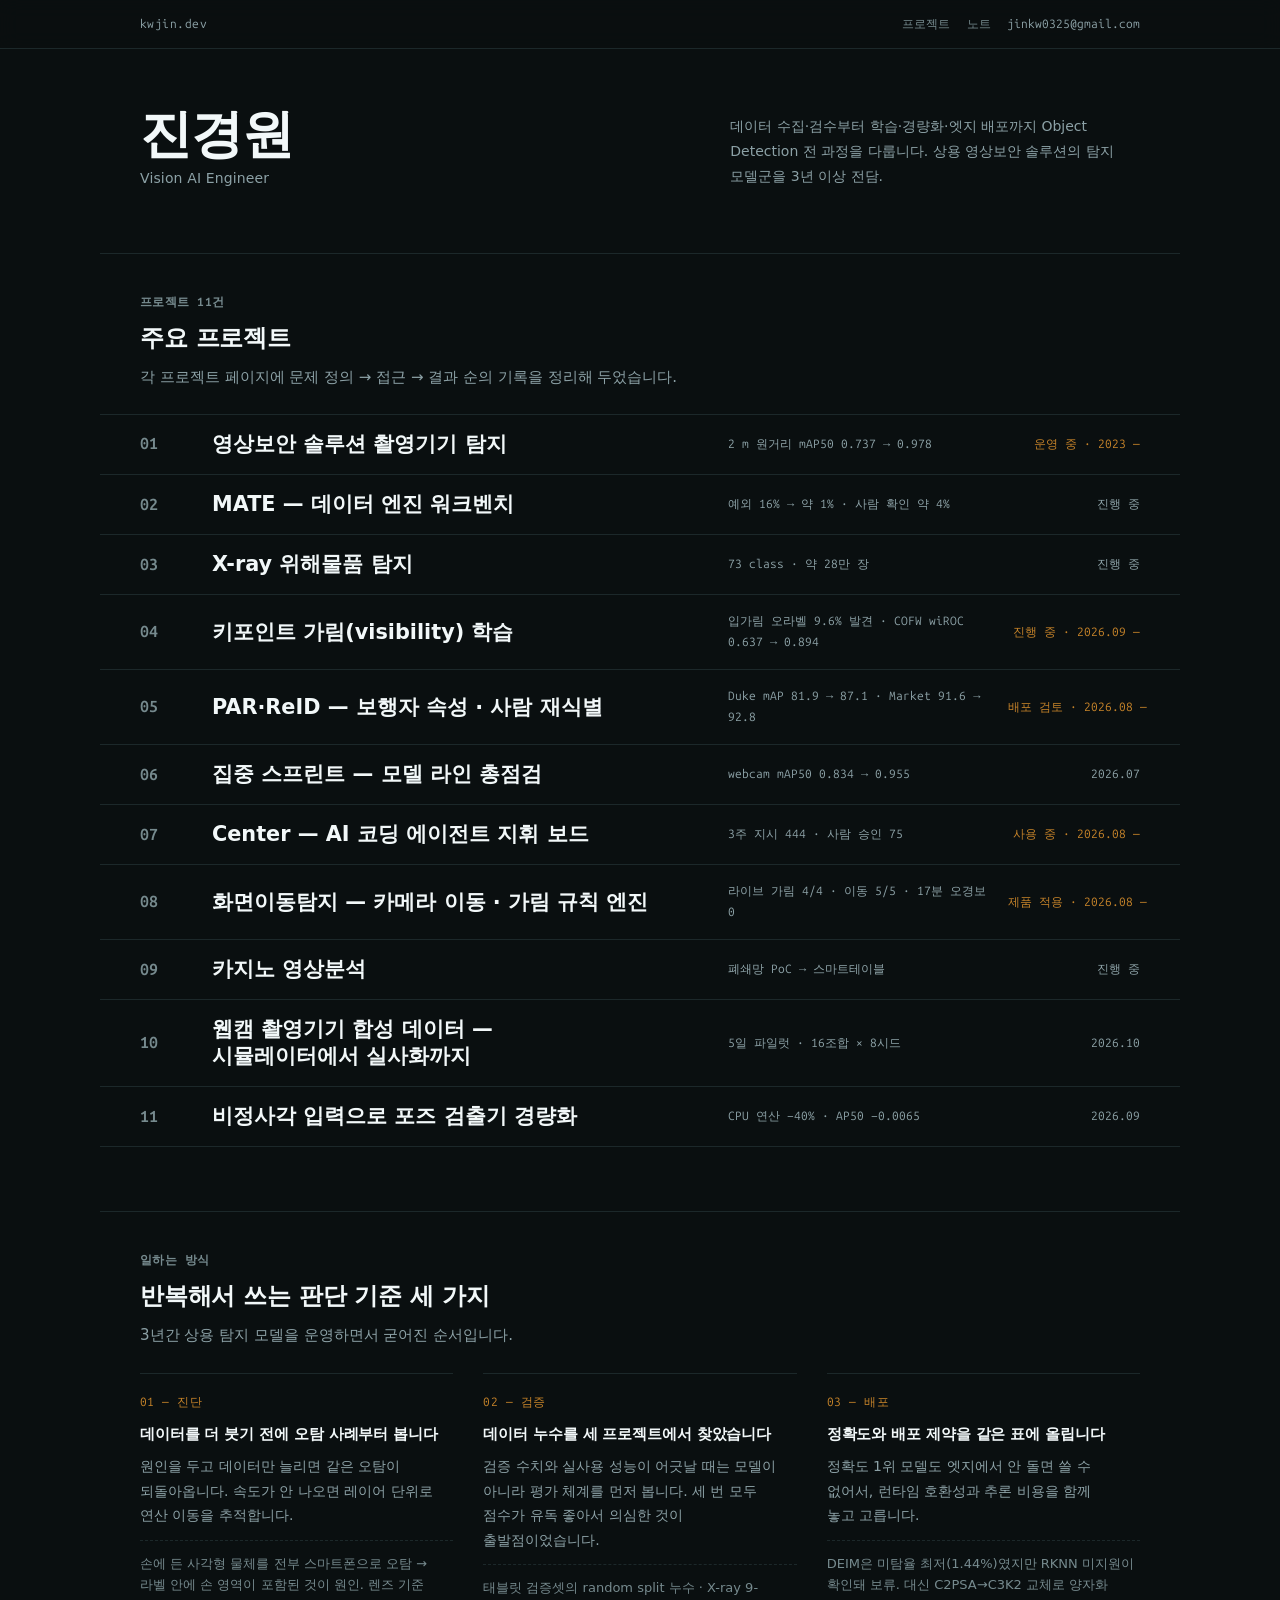
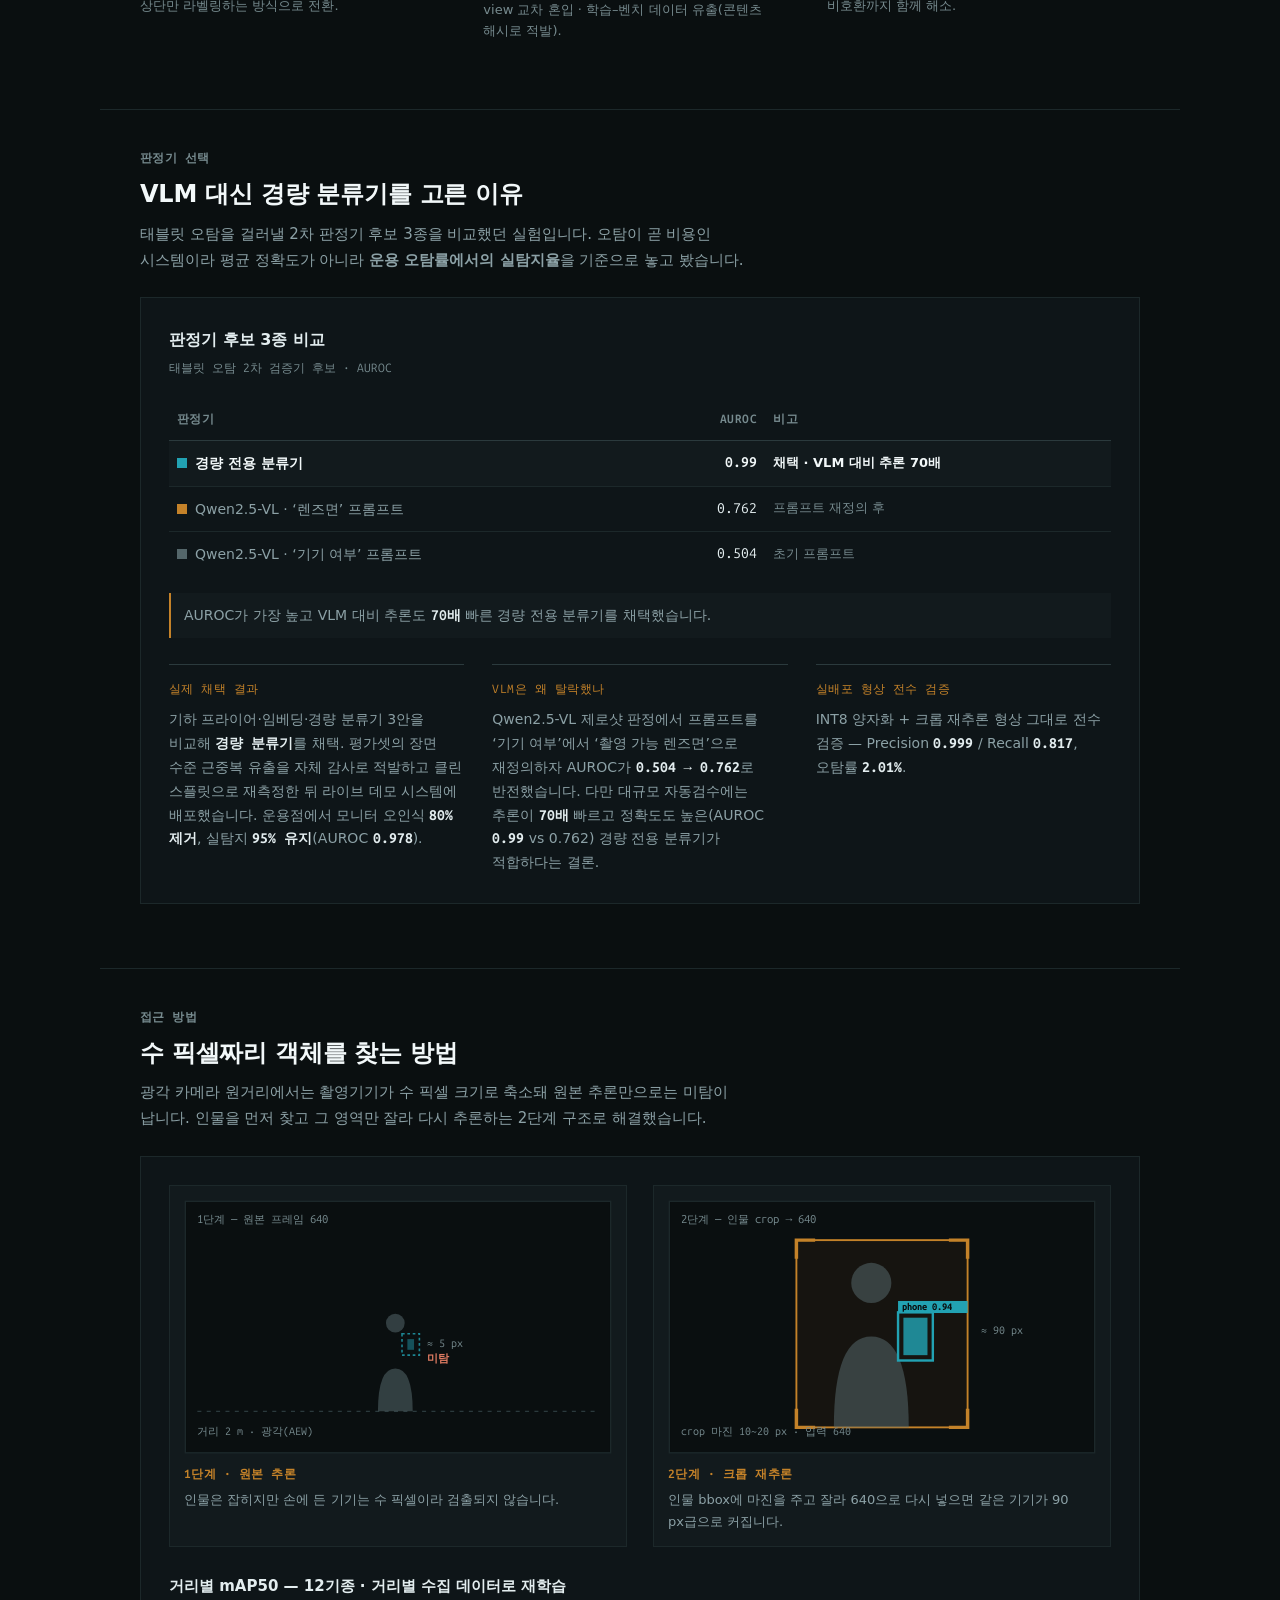
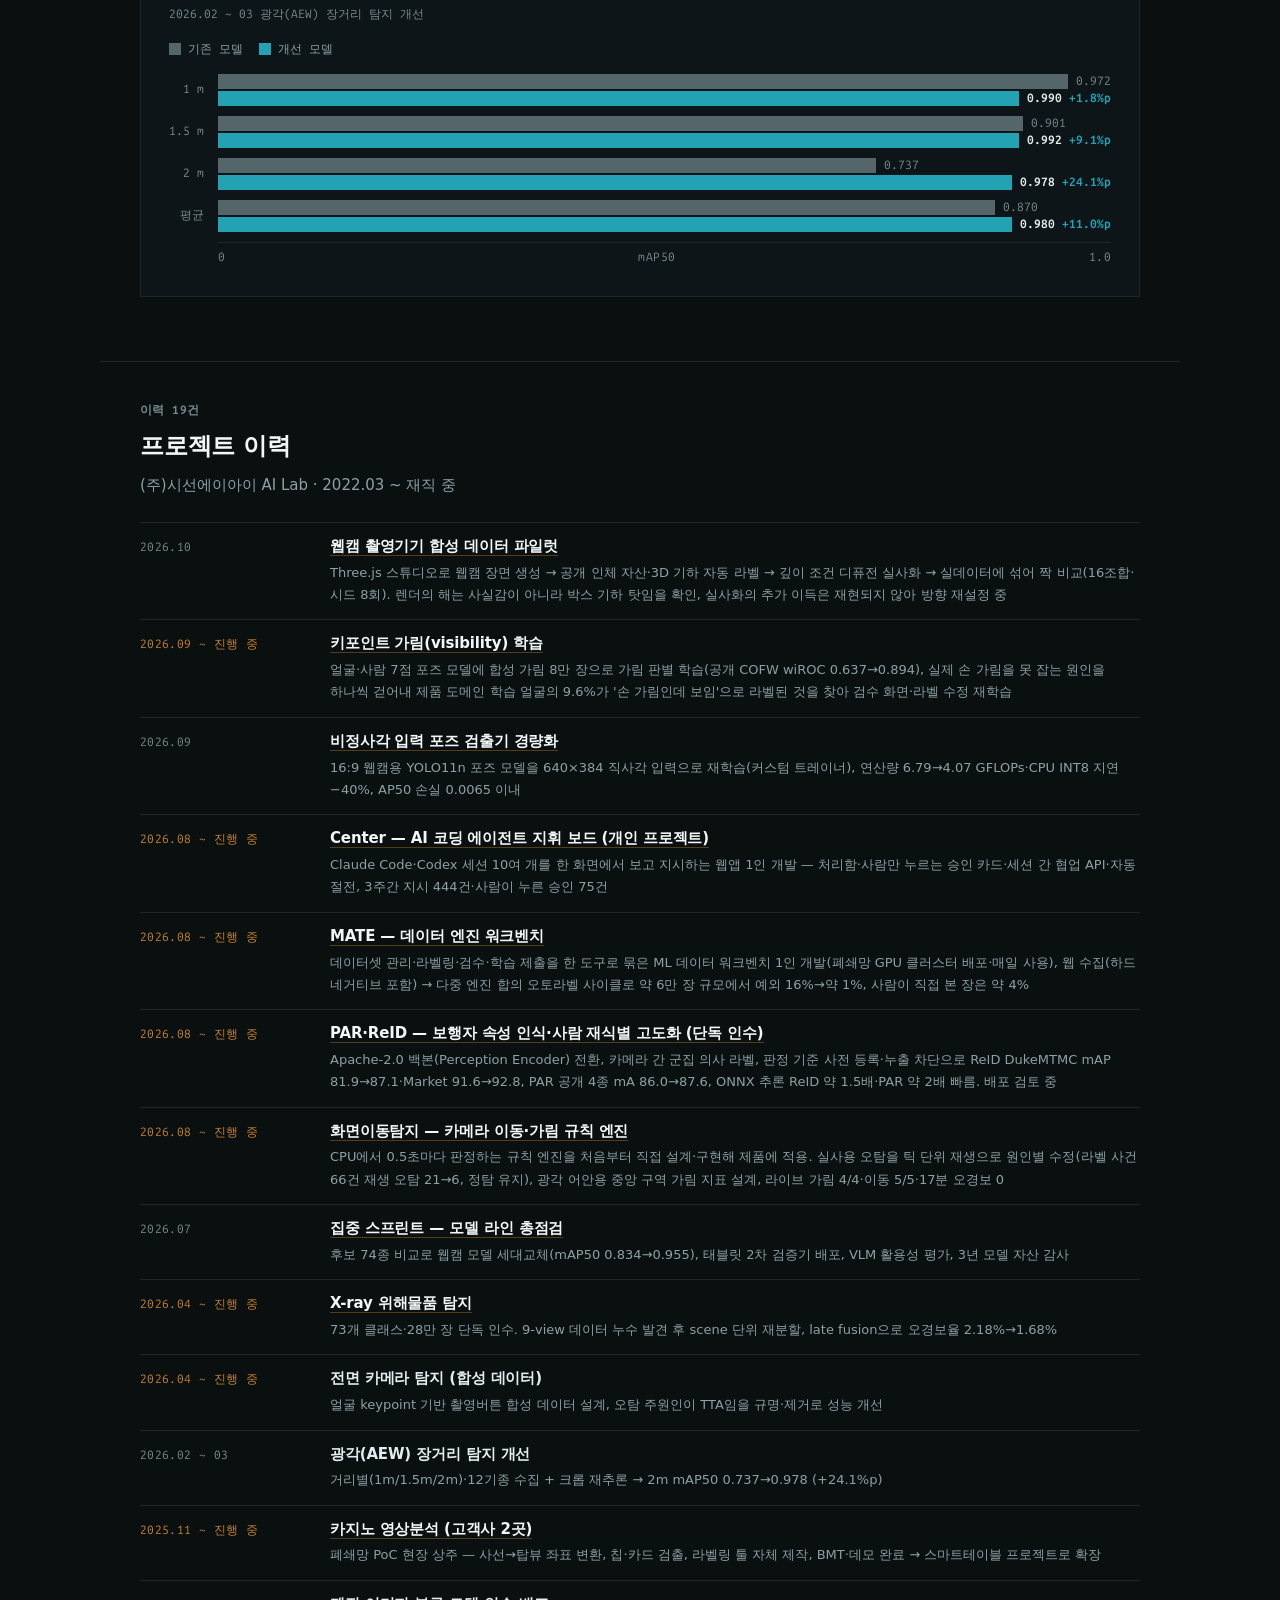
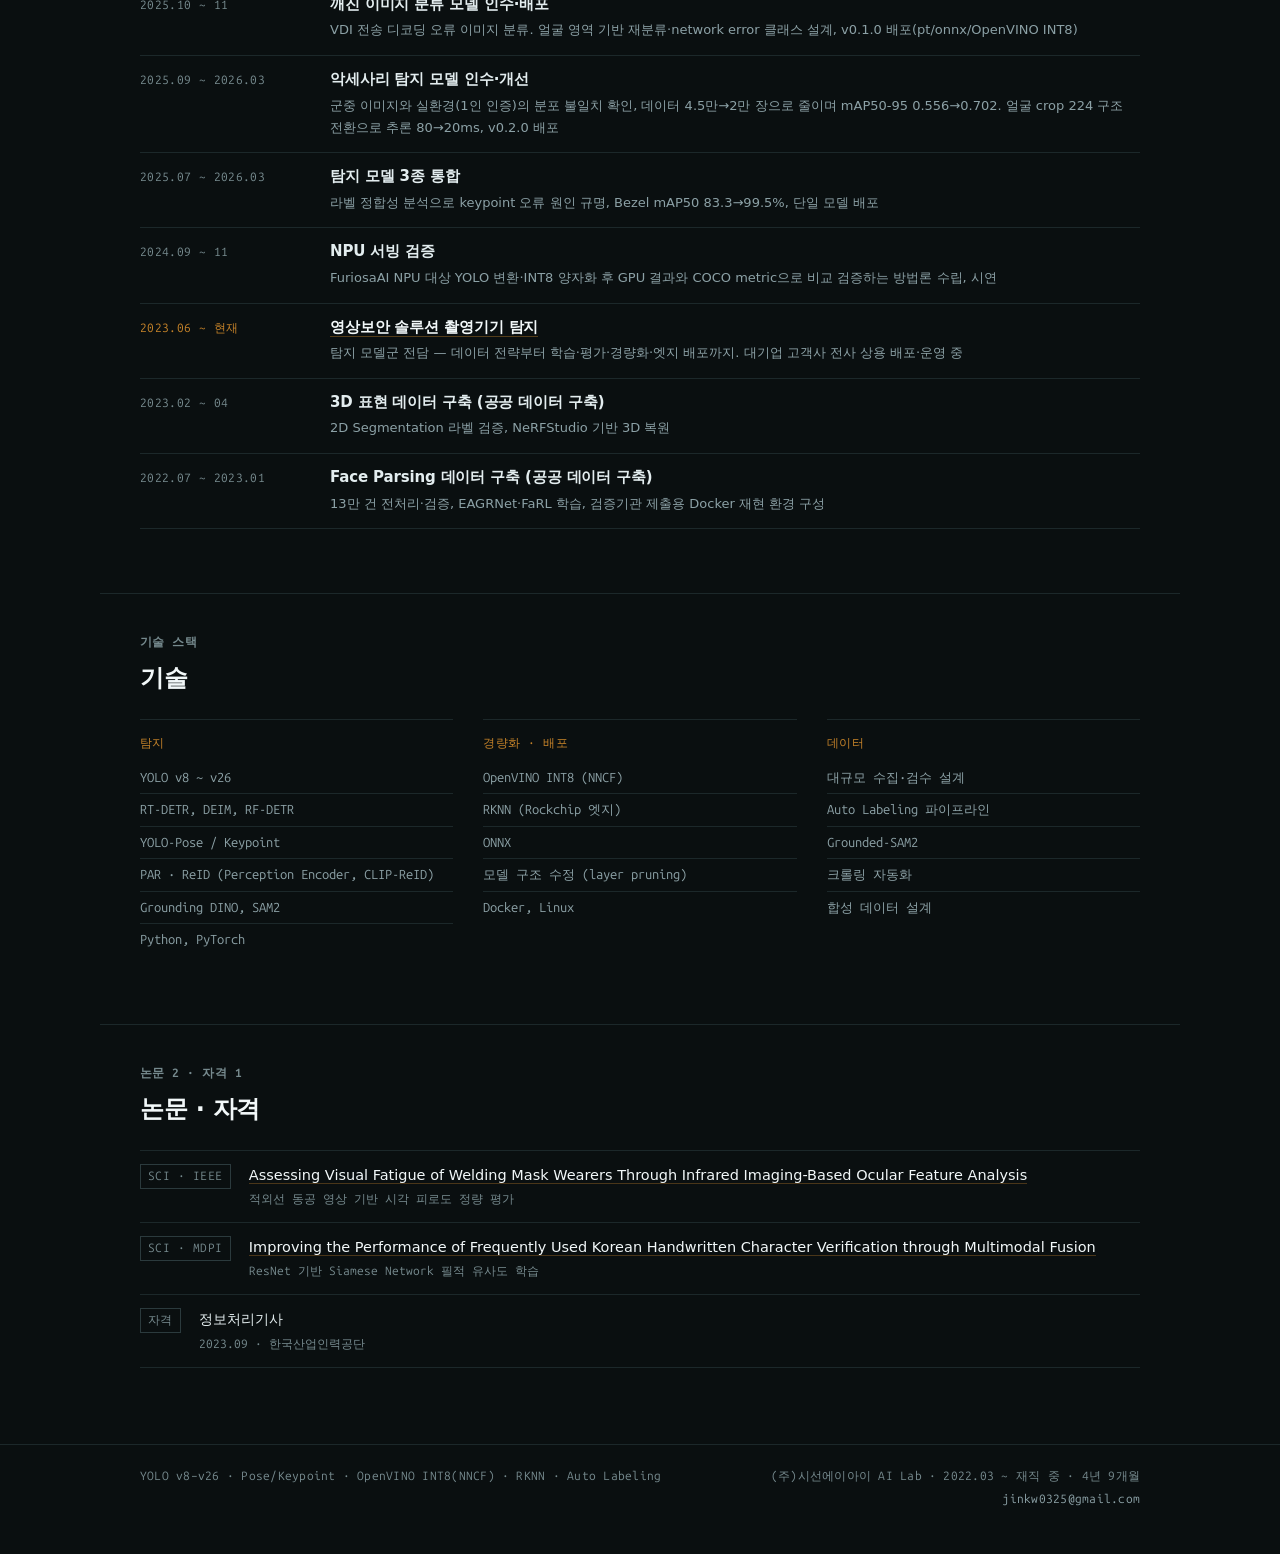
<file: index.html>
<!doctype html>
<html lang="ko">
<head>
<meta charset="utf-8">
<meta name="viewport" content="width=device-width, initial-scale=1">
<meta name="theme-color" content="#0A0F10">
<meta name="robots" content="noindex">
<title>진경원 · Vision AI</title>
<link rel="stylesheet" href="/assets/site.css">
<style>
/* ============ main page only — figures ============ */
/* SVG text must not silently fall back — CSS rules beat presentation attributes */
.stagefig svg text{font-family:var(--font-mono)}

/* operating point — static comparison table */
.readout-wrap{overflow-x:auto}
.readout{width:100%;min-width:420px;border-collapse:collapse;font-size:.875rem}
.readout th,.readout td{padding:10px 8px;text-align:right;border-bottom:1px solid var(--line)}
.readout th{font-family:var(--font-mono);font-size:.75rem;letter-spacing:.04em;color:var(--ink-3);font-weight:600;border-bottom-color:var(--line-strong)}
.readout th:first-child,.readout th:last-child,.readout td:first-child{text-align:left}
.readout td{font-variant-numeric:tabular-nums;font-family:var(--font-mono);color:var(--ink)}
.readout td:first-child{font-family:var(--font-body);color:var(--ink-2)}
.readout td.rem{text-align:left;font-family:var(--font-body);font-size:.8125rem;color:var(--ink-3)}
.readout tr:last-child td{border-bottom:0}
.sw{display:inline-block;width:10px;height:10px;margin-right:8px;vertical-align:baseline}
.readout .hero-row td{color:var(--bright);font-weight:600;background:var(--surface-2)}
.opconc{color:var(--ink-2);font-size:.875rem}
.opconc strong{color:var(--ink);font-family:var(--font-mono);font-variant-numeric:tabular-nums;font-weight:600}

.opside{display:grid;grid-template-columns:repeat(3,minmax(0,1fr));gap:22px 28px;margin-top:26px}
@media (max-width:820px){.opside{grid-template-columns:minmax(0,1fr)}}
.factcard{border-top:1px solid var(--line-strong);padding:14px 0 0}
.factcard .t{font-family:var(--font-mono);font-size:.75rem;letter-spacing:.04em;color:var(--accent);margin-bottom:8px}
.factcard .b{font-size:.875rem;line-height:1.7;color:var(--ink-2);text-wrap:pretty}
.factcard .b b{color:var(--ink);font-family:var(--font-mono);font-variant-numeric:tabular-nums}

/* two-stage figure */
.twostage{display:grid;grid-template-columns:1fr 1fr;gap:clamp(16px,2.5vw,26px)}
@media (max-width:760px){.twostage{grid-template-columns:minmax(0,1fr)}}
.stagefig{border:1px solid var(--line);background:var(--surface-2);padding:14px}
.stagefig svg{display:block;width:100%;height:auto}
.stagefig .cap{margin-top:11px;font-size:.8125rem;line-height:1.65;color:var(--ink-2)}
.stagefig .cap b{display:block;font-family:var(--font-mono);font-size:.75rem;letter-spacing:.04em;color:var(--accent);margin-bottom:5px;font-weight:600}
.stagefig:hover .hl,.stagefig:focus-within .hl{opacity:1}
.hl{opacity:.45;transition:opacity .2s ease}

/* bar chart */
.barchart{margin-top:26px}
.legend{display:flex;gap:16px;flex-wrap:wrap;margin-bottom:14px;font-family:var(--font-mono);font-size:.75rem;color:var(--ink-2)}
.legend span{display:flex;align-items:center;gap:7px}
.legend i{width:12px;height:12px;display:block}
.bars{display:grid;grid-template-columns:auto minmax(0,1fr);gap:10px 14px;align-items:center}
.bars .lbl{font-family:var(--font-mono);font-size:.75rem;color:var(--ink-3);text-align:right;font-variant-numeric:tabular-nums}
.pair{display:flex;flex-direction:column;gap:2px}
.bar{display:flex;align-items:center;gap:8px;height:15px}
.bar .fill{height:100%;min-width:2px}
.bar .val{font-family:var(--font-mono);font-size:.75rem;font-variant-numeric:tabular-nums;color:var(--ink-3);white-space:nowrap}
.bar.after .val{color:var(--ink);font-weight:600}
.bars .delta{font-family:var(--font-mono);font-size:.75rem;color:var(--good);font-variant-numeric:tabular-nums}
.axis0{grid-column:2;border-top:1px solid var(--line);font-family:var(--font-mono);font-size:.75rem;letter-spacing:.04em;color:var(--ink-3);display:flex;justify-content:space-between;padding-top:4px}
</style>
</head>

<a class="skip" href="#main">본문 바로가기</a>
<header class="topbar">
  <div class="wrap">
    <a class="brand" href="#top">kwjin.dev</a>
    <nav class="navlinks" aria-label="사이트">
      <a href="#projects">프로젝트</a>
      <a href="/notes/">노트</a>
    </nav>
    <a class="mailtop" href="mailto:jinkw0325@gmail.com">jinkw0325@gmail.com</a>
  </div>
</header>

<main id="main">

<!-- ================= HERO ================= -->
<section class="hero-g wrap" id="top">
  <div class="hero-top">
    <div class="hero-name">
      <h1 class="name">진경원</h1>
      <span class="name-role">Vision AI Engineer</span>
    </div>
    <p class="pitch-g">
      데이터 수집·검수부터 학습·경량화·엣지 배포까지 Object Detection 전 과정을 다룹니다.
      상용 영상보안 솔루션의 탐지 모델군을 3년 이상 전담.
    </p>
  </div>
</section>

<!-- ================= PROJECTS ================= -->
<section class="sec wrap" id="projects">
  <div class="sechead">
    <span class="eyebrow">프로젝트 11건</span>
    <h2>주요 프로젝트</h2>
    <p class="lede">각 프로젝트 페이지에 문제 정의 &rarr; 접근 &rarr; 결과 순의 기록을 정리해 두었습니다.</p>
  </div>

  <div class="ptable">
    <a class="prow" href="/projects/device-detection/">
      <span class="pn">01</span>
      <span class="pt">영상보안 솔루션 촬영기기 탐지</span>
      <span class="pm">2 m 원거리 mAP50 0.737 → 0.978</span>
      <span class="ps now">운영 중 · 2023 —</span>
    </a>
    <a class="prow" href="/projects/mate/">
      <span class="pn">02</span>
      <span class="pt">MATE — 데이터 엔진 워크벤치</span>
      <span class="pm">예외 16% → 약 1% · 사람 확인 약 4%</span>
      <span class="ps">진행 중</span>
    </a>
    <a class="prow" href="/projects/xray/">
      <span class="pn">03</span>
      <span class="pt">X-ray 위해물품 탐지</span>
      <span class="pm">73 class · 약 28만 장</span>
      <span class="ps">진행 중</span>
    </a>
    <a class="prow" href="/projects/visibility/">
      <span class="pn">04</span>
      <span class="pt">키포인트 가림(visibility) 학습</span>
      <span class="pm">입가림 오라벨 9.6% 발견 · COFW wiROC 0.637 → 0.894</span>
      <span class="ps now">진행 중 · 2026.09 —</span>
    </a>
    <a class="prow" href="/projects/par-reid/">
      <span class="pn">05</span>
      <span class="pt">PAR·ReID — 보행자 속성 · 사람 재식별</span>
      <span class="pm">Duke mAP 81.9 → 87.1 · Market 91.6 → 92.8</span>
      <span class="ps now">배포 검토 · 2026.08 —</span>
    </a>
    <a class="prow" href="/projects/sprint/">
      <span class="pn">06</span>
      <span class="pt">집중 스프린트 — 모델 라인 총점검</span>
      <span class="pm">webcam mAP50 0.834 → 0.955</span>
      <span class="ps">2026.07</span>
    </a>
    <a class="prow" href="/projects/center/">
      <span class="pn">07</span>
      <span class="pt">Center — AI 코딩 에이전트 지휘 보드</span>
      <span class="pm">3주 지시 444 · 사람 승인 75</span>
      <span class="ps now">사용 중 · 2026.08 —</span>
    </a>
    <a class="prow" href="/projects/tamper/">
      <span class="pn">08</span>
      <span class="pt">화면이동탐지 — 카메라 이동 · 가림 규칙 엔진</span>
      <span class="pm">라이브 가림 4/4 · 이동 5/5 · 17분 오경보 0</span>
      <span class="ps now">제품 적용 · 2026.08 —</span>
    </a>
    <a class="prow" href="/projects/casino/">
      <span class="pn">09</span>
      <span class="pt">카지노 영상분석</span>
      <span class="pm">폐쇄망 PoC → 스마트테이블</span>
      <span class="ps">진행 중</span>
    </a>
    <a class="prow" href="/projects/synth-data/">
      <span class="pn">10</span>
      <span class="pt">웹캠 촬영기기 합성 데이터 — 시뮬레이터에서 실사화까지</span>
      <span class="pm">5일 파일럿 · 16조합 × 8시드</span>
      <span class="ps">2026.10</span>
    </a>
    <a class="prow" href="/projects/rect-input/">
      <span class="pn">11</span>
      <span class="pt">비정사각 입력으로 포즈 검출기 경량화</span>
      <span class="pm">CPU 연산 −40% · AP50 −0.0065</span>
      <span class="ps">2026.09</span>
    </a>
  </div>
</section>

<!-- ================= APPROACH ================= -->
<section class="sec wrap" id="approach">
  <div class="sechead">
    <span class="eyebrow">일하는 방식</span>
    <h2>반복해서 쓰는 판단 기준 세 가지</h2>
    <p class="lede">3년간 상용 탐지 모델을 운영하면서 굳어진 순서입니다.</p>
  </div>
  <div class="pillars">
    <article class="pillar">
      <span class="n">01 — 진단</span>
      <h3>데이터를 더 붓기 전에 오탐 사례부터 봅니다</h3>
      <p>원인을 두고 데이터만 늘리면 같은 오탐이 되돌아옵니다. 속도가 안 나오면 레이어 단위로 연산 이동을 추적합니다.</p>
      <p class="ex">손에 든 사각형 물체를 전부 스마트폰으로 오탐 → 라벨 안에 손 영역이 포함된 것이 원인. 렌즈 기준 상단만 라벨링하는 방식으로 전환.</p>
    </article>
    <article class="pillar">
      <span class="n">02 — 검증</span>
      <h3>데이터 누수를 세 프로젝트에서 찾았습니다</h3>
      <p>검증 수치와 실사용 성능이 어긋날 때는 모델이 아니라 평가 체계를 먼저 봅니다. 세 번 모두 점수가 유독 좋아서 의심한 것이 출발점이었습니다.</p>
      <p class="ex">태블릿 검증셋의 random split 누수 · X-ray 9-view 교차 혼입 · 학습–벤치 데이터 유출(콘텐츠 해시로 적발).</p>
    </article>
    <article class="pillar">
      <span class="n">03 — 배포</span>
      <h3>정확도와 배포 제약을 같은 표에 올립니다</h3>
      <p>정확도 1위 모델도 엣지에서 안 돌면 쓸 수 없어서, 런타임 호환성과 추론 비용을 함께 놓고 고릅니다.</p>
      <p class="ex">DEIM은 미탐율 최저(1.44%)였지만 RKNN 미지원이 확인돼 보류. 대신 C2PSA→C3K2 교체로 양자화 비호환까지 함께 해소.</p>
    </article>
  </div>
</section>

<!-- ================= OPERATING POINT ================= -->
<section class="sec wrap" id="operating">
  <div class="sechead">
    <span class="eyebrow">판정기 선택</span>
    <h2>VLM 대신 경량 분류기를 고른 이유</h2>
    <p class="lede">
      태블릿 오탐을 걸러낼 2차 판정기 후보 3종을 비교했던 실험입니다.
      오탐이 곧 비용인 시스템이라 평균 정확도가 아니라 <strong>운용 오탐률에서의 실탐지율</strong>을 기준으로 놓고 봤습니다.
    </p>
  </div>

  <div class="panel">
    <div class="panel-title">판정기 후보 3종 비교</div>
    <div class="panel-sub">태블릿 오탐 2차 검증기 후보 · AUROC</div>

    <div class="readout-wrap"><table class="readout">
      <thead>
        <tr><th scope="col">판정기</th><th scope="col">AUROC</th><th scope="col">비고</th></tr>
      </thead>
      <tbody>
        <tr class="hero-row">
          <td><span class="sw" style="background:var(--c1)"></span>경량 전용 분류기</td>
          <td>0.99</td>
          <td class="rem">채택 · VLM 대비 추론 70배</td>
        </tr>
        <tr>
          <td><span class="sw" style="background:var(--c2)"></span>Qwen2.5-VL · ‘렌즈면’ 프롬프트</td>
          <td>0.762</td>
          <td class="rem">프롬프트 재정의 후</td>
        </tr>
        <tr>
          <td><span class="sw" style="background:var(--c-base)"></span>Qwen2.5-VL · ‘기기 여부’ 프롬프트</td>
          <td>0.504</td>
          <td class="rem">초기 프롬프트</td>
        </tr>
      </tbody>
    </table></div>

    <p class="note opconc">
      AUROC가 가장 높고 VLM 대비 추론도 <strong>70배</strong> 빠른 경량 전용 분류기를 채택했습니다.
    </p>

    <div class="opside">
      <div class="factcard">
        <div class="t">실제 채택 결과</div>
        <p class="b">
          기하 프라이어·임베딩·경량 분류기 3안을 비교해 <b>경량 분류기</b>를 채택.
          평가셋의 장면 수준 근중복 유출을 자체 감사로 적발하고 클린 스플릿으로 재측정한 뒤
          라이브 데모 시스템에 배포했습니다. 운용점에서 모니터 오인식 <b>80% 제거</b>,
          실탐지 <b>95% 유지</b>(AUROC <b>0.978</b>).
        </p>
      </div>
      <div class="factcard">
        <div class="t">VLM은 왜 탈락했나</div>
        <p class="b">
          Qwen2.5-VL 제로샷 판정에서 프롬프트를 ‘기기 여부’에서 ‘촬영 가능 렌즈면’으로 재정의하자
          AUROC가 <b>0.504 → 0.762</b>로 반전했습니다. 다만 대규모 자동검수에는
          추론이 <b>70배</b> 빠르고 정확도도 높은(AUROC <b>0.99</b> vs 0.762) 경량 전용 분류기가 적합하다는 결론.
        </p>
      </div>
      <div class="factcard">
        <div class="t">실배포 형상 전수 검증</div>
        <p class="b">
          INT8 양자화 + 크롭 재추론 형상 그대로 전수 검증 — Precision <b>0.999</b> / Recall <b>0.817</b>,
          오탐률 <b>2.01%</b>.
        </p>
      </div>
    </div>
  </div>
</section>

<!-- ================= TWO-STAGE ================= -->
<section class="sec wrap" id="twostage">
  <div class="sechead">
    <span class="eyebrow">접근 방법</span>
    <h2>수 픽셀짜리 객체를 찾는 방법</h2>
    <p class="lede">
      광각 카메라 원거리에서는 촬영기기가 수 픽셀 크기로 축소돼 원본 추론만으로는 미탐이 납니다.
      인물을 먼저 찾고 그 영역만 잘라 다시 추론하는 2단계 구조로 해결했습니다.
    </p>
  </div>

  <div class="panel">
    <div class="twostage">
      <figure class="stagefig" style="margin:0" tabindex="0">
        <svg viewBox="0 0 320 190" role="img" aria-label="원본 프레임 전체를 640으로 추론하면 2미터 거리의 스마트폰이 수 픽셀로 줄어 미탐된다">
          <rect x="1" y="1" width="318" height="188" fill="var(--bg)" stroke="var(--line)"/>
          <text x="10" y="17" font-family="var(--font-mono)" font-size="8.5" fill="var(--ink-3)">1단계 — 원본 프레임 640</text>
          <!-- floor line -->
          <line x1="10" y1="158" x2="310" y2="158" stroke="var(--line-strong)" stroke-dasharray="3 4"/>
          <!-- person, far -->
          <g>
            <circle cx="158" cy="92" r="7" fill="var(--c-base)" opacity=".55"/>
            <path d="M145 158 q0-32 13-32 q13 0 13 32 z" fill="var(--c-base)" opacity=".55"/>
            <!-- tiny device -->
            <rect class="hl" x="167" y="104" width="5" height="8" fill="var(--signal)"/>
            <rect x="163" y="100" width="13" height="16" fill="none" stroke="var(--signal)" stroke-width="1.2" stroke-dasharray="2 2" opacity=".8"/>
          </g>
          <text x="182" y="110" font-family="var(--font-mono)" font-size="8" fill="var(--ink-3)">≈ 5 px</text>
          <text x="182" y="121" font-family="var(--font-mono)" font-size="8.5" font-weight="600" fill="var(--bad)">미탐</text>
          <text x="10" y="176" font-family="var(--font-mono)" font-size="8" fill="var(--ink-3)">거리 2 m · 광각(AEW)</text>
        </svg>
        <figcaption class="cap"><b>1단계 · 원본 추론</b>인물은 잡히지만 손에 든 기기는 수 픽셀이라 검출되지 않습니다.</figcaption>
      </figure>

      <figure class="stagefig" style="margin:0" tabindex="0">
        <svg viewBox="0 0 320 190" role="img" aria-label="인물 영역을 마진 10에서 20픽셀로 잘라 640으로 다시 추론하면 스마트폰이 검출된다">
          <rect x="1" y="1" width="318" height="188" fill="var(--bg)" stroke="var(--line)"/>
          <text x="10" y="17" font-family="var(--font-mono)" font-size="8.5" fill="var(--ink-3)">2단계 — 인물 crop → 640</text>
          <!-- crop frame -->
          <rect class="hl" x="96" y="30" width="128" height="140" fill="var(--accent-soft)"/>
          <rect x="96" y="30" width="128" height="140" fill="none" stroke="var(--accent)" stroke-width="1.4"/>
          <!-- corner ticks on crop -->
          <path d="M96 44 V30 H110 M210 30 H224 V44 M224 156 V170 H210 M110 170 H96 V156" fill="none" stroke="var(--accent)" stroke-width="2.6"/>
          <!-- person, enlarged -->
          <circle cx="152" cy="62" r="15" fill="var(--c-base)" opacity=".55"/>
          <path d="M124 170 q0-68 28-68 q28 0 28 68 z" fill="var(--c-base)" opacity=".55"/>
          <!-- device, enlarged + detected -->
          <rect x="176" y="88" width="18" height="28" fill="var(--signal)" opacity=".82"/>
          <rect x="172" y="84" width="26" height="36" fill="none" stroke="var(--signal)" stroke-width="1.8"/>
          <rect x="172" y="75.5" width="52" height="9" fill="var(--signal)"/>
          <text x="175" y="82.5" font-family="var(--font-mono)" font-size="7" font-weight="700" fill="var(--bg)">phone 0.94</text>
          <text x="234" y="100" font-family="var(--font-mono)" font-size="8" fill="var(--ink-3)">≈ 90 px</text>
          <text x="10" y="176" font-family="var(--font-mono)" font-size="8" fill="var(--ink-3)">crop 마진 10~20 px · 입력 640</text>
        </svg>
        <figcaption class="cap"><b>2단계 · 크롭 재추론</b>인물 bbox에 마진을 주고 잘라 640으로 다시 넣으면 같은 기기가 90 px급으로 커집니다.</figcaption>
      </figure>
    </div>

    <div class="barchart">
      <div class="panel-title" style="font-size:.9375rem">거리별 mAP50 — 12기종 · 거리별 수집 데이터로 재학습</div>
      <div class="panel-sub" style="margin-bottom:14px">2026.02 ~ 03 광각(AEW) 장거리 탐지 개선</div>
      <div class="legend">
        <span><i style="background:var(--c-base)"></i>기존 모델</span>
        <span><i style="background:var(--c1)"></i>개선 모델</span>
      </div>
      <div class="bars" id="distbars"></div>
    </div>
  </div>
</section>

<!-- ================= HISTORY ================= -->
<section class="sec wrap" id="history">
  <div class="sechead">
    <span class="eyebrow">이력 19건</span>
    <h2>프로젝트 이력</h2>
    <p class="lede">(주)시선에이아이 AI Lab · 2022.03 ~ 재직 중</p>
  </div>
  <div class="timeline" id="timeline"></div>
</section>

<!-- ================= STACK ================= -->
<section class="sec wrap" id="stack">
  <div class="sechead">
    <span class="eyebrow">기술 스택</span>
    <h2>기술</h2>
  </div>
  <div class="stackgrid">
    <div class="stackcol">
      <h3>탐지</h3>
      <ul>
        <li>YOLO v8 ~ v26</li>
        <li>RT-DETR, DEIM, RF-DETR</li>
        <li>YOLO-Pose / Keypoint</li>
        <li>PAR · ReID (Perception Encoder, CLIP-ReID)</li>
        <li>Grounding DINO, SAM2</li>
        <li>Python, PyTorch</li>
      </ul>
    </div>
    <div class="stackcol">
      <h3>경량화 · 배포</h3>
      <ul>
        <li>OpenVINO INT8 (NNCF)</li>
        <li>RKNN (Rockchip 엣지)</li>
        <li>ONNX</li>
        <li>모델 구조 수정 (layer pruning)</li>
        <li>Docker, Linux</li>
      </ul>
    </div>
    <div class="stackcol">
      <h3>데이터</h3>
      <ul>
        <li>대규모 수집·검수 설계</li>
        <li>Auto Labeling 파이프라인</li>
        <li>Grounded-SAM2</li>
        <li>크롤링 자동화</li>
        <li>합성 데이터 설계</li>
      </ul>
    </div>
  </div>
</section>

<!-- ================= PAPERS ================= -->
<section class="sec wrap" id="papers">
  <div class="sechead">
    <span class="eyebrow">논문 2 · 자격 1</span>
    <h2>논문 · 자격</h2>
  </div>
  <div class="papers">
    <div class="paper">
      <span class="badge">SCI · IEEE</span>
      <div class="ti">
        <a href="https://ieeexplore.ieee.org/abstract/document/9638473/" target="_blank" rel="noopener">Assessing Visual Fatigue of Welding Mask Wearers Through Infrared Imaging-Based Ocular Feature Analysis</a>
        <span>적외선 동공 영상 기반 시각 피로도 정량 평가</span>
      </div>
    </div>
    <div class="paper">
      <span class="badge">SCI · MDPI</span>
      <div class="ti">
        <a href="https://www.mdpi.com/2076-3417/11/18/8413" target="_blank" rel="noopener">Improving the Performance of Frequently Used Korean Handwritten Character Verification through Multimodal Fusion</a>
        <span>ResNet 기반 Siamese Network 필적 유사도 학습</span>
      </div>
    </div>
    <div class="paper">
      <span class="badge">자격</span>
      <div class="ti">정보처리기사 <span>2023.09 · 한국산업인력공단</span></div>
    </div>
  </div>
</section>

</main>

<footer>
  <div class="wrap foot">
    <span class="stackline">YOLO v8–v26 · Pose/Keypoint · OpenVINO INT8(NNCF) · RKNN · Auto Labeling</span>
    <span class="footmeta">
      (주)시선에이아이 AI Lab · 2022.03 ~ 재직 중 · <span data-since="2022-03">4년 7개월</span><br>
      <a href="mailto:jinkw0325@gmail.com">jinkw0325@gmail.com</a>
    </span>
  </div>
</footer>

<script>
(function () {
  "use strict";

  /* ---------- distance bars ---------- */
  var DIST = [
    { l: "1 m",   a: 0.972, b: 0.990, d: "+1.8%p" },
    { l: "1.5 m", a: 0.901, b: 0.992, d: "+9.1%p" },
    { l: "2 m",   a: 0.737, b: 0.978, d: "+24.1%p" },
    { l: "평균",  a: 0.870, b: 0.980, d: "+11.0%p" }
  ];
  var bw = document.getElementById("distbars");
  if (bw) {
    DIST.forEach(function (r) {
      var lbl = document.createElement("div");
      lbl.className = "lbl";
      lbl.textContent = r.l;
      var pair = document.createElement("div");
      pair.className = "pair";
      pair.innerHTML =
        '<div class="bar"><span class="fill" style="width:' + (r.a * 100).toFixed(1) + '%;background:var(--c-base)"></span>' +
        '<span class="val">' + r.a.toFixed(3) + "</span></div>" +
        '<div class="bar after"><span class="fill" style="width:' + (r.b * 100).toFixed(1) + '%;background:var(--c1)"></span>' +
        '<span class="val">' + r.b.toFixed(3) + ' <span class="delta">' + r.d + "</span></span></div>";
      bw.appendChild(lbl);
      bw.appendChild(pair);
    });
    var ax = document.createElement("div");
    ax.className = "axis0";
    ax.innerHTML = "<span>0</span><span>mAP50</span><span>1.0</span>";
    bw.appendChild(ax);
  }

  /* ---------- timeline ---------- */
  var TL = [
    { w: "2026.10", now: false, l: "/projects/synth-data/", t: "웹캠 촬영기기 합성 데이터 파일럿", d: "Three.js 스튜디오로 웹캠 장면 생성 → 공개 인체 자산·3D 기하 자동 라벨 → 깊이 조건 디퓨전 실사화 → 실데이터에 섞어 짝 비교(16조합·시드 8회). 렌더의 해는 사실감이 아니라 박스 기하 탓임을 확인, 실사화의 추가 이득은 재현되지 않아 방향 재설정 중" },
    { w: "2026.09 ~ 진행 중", now: true, l: "/projects/visibility/", t: "키포인트 가림(visibility) 학습", d: "얼굴·사람 7점 포즈 모델에 합성 가림 8만 장으로 가림 판별 학습(공개 COFW wiROC 0.637→0.894), 실제 손 가림을 못 잡는 원인을 하나씩 걷어내 제품 도메인 학습 얼굴의 9.6%가 '손 가림인데 보임'으로 라벨된 것을 찾아 검수 화면·라벨 수정 재학습" },
    { w: "2026.09", now: false, l: "/projects/rect-input/", t: "비정사각 입력 포즈 검출기 경량화", d: "16:9 웹캠용 YOLO11n 포즈 모델을 640×384 직사각 입력으로 재학습(커스텀 트레이너), 연산량 6.79→4.07 GFLOPs·CPU INT8 지연 −40%, AP50 손실 0.0065 이내" },
    { w: "2026.08 ~ 진행 중", now: true, l: "/projects/center/", t: "Center — AI 코딩 에이전트 지휘 보드 (개인 프로젝트)", d: "Claude Code·Codex 세션 10여 개를 한 화면에서 보고 지시하는 웹앱 1인 개발 — 처리함·사람만 누르는 승인 카드·세션 간 협업 API·자동 절전, 3주간 지시 444건·사람이 누른 승인 75건" },
    { w: "2026.08 ~ 진행 중", now: true, l: "/projects/mate/", t: "MATE — 데이터 엔진 워크벤치", d: "데이터셋 관리·라벨링·검수·학습 제출을 한 도구로 묶은 ML 데이터 워크벤치 1인 개발(폐쇄망 GPU 클러스터 배포·매일 사용), 웹 수집(하드 네거티브 포함) → 다중 엔진 합의 오토라벨 사이클로 약 6만 장 규모에서 예외 16%→약 1%, 사람이 직접 본 장은 약 4%" },
    { w: "2026.08 ~ 진행 중", now: true, l: "/projects/par-reid/", t: "PAR·ReID — 보행자 속성 인식·사람 재식별 고도화 (단독 인수)", d: "Apache-2.0 백본(Perception Encoder) 전환, 카메라 간 군집 의사 라벨, 판정 기준 사전 등록·누출 차단으로 ReID DukeMTMC mAP 81.9→87.1·Market 91.6→92.8, PAR 공개 4종 mA 86.0→87.6, ONNX 추론 ReID 약 1.5배·PAR 약 2배 빠름. 배포 검토 중" },
    { w: "2026.08 ~ 진행 중", now: true, l: "/projects/tamper/", t: "화면이동탐지 — 카메라 이동·가림 규칙 엔진", d: "CPU에서 0.5초마다 판정하는 규칙 엔진을 처음부터 직접 설계·구현해 제품에 적용. 실사용 오탐을 틱 단위 재생으로 원인별 수정(라벨 사건 66건 재생 오탐 21→6, 정탐 유지), 광각 어안용 중앙 구역 가림 지표 설계, 라이브 가림 4/4·이동 5/5·17분 오경보 0" },
    { w: "2026.07", now: false, l: "/projects/sprint/", t: "집중 스프린트 — 모델 라인 총점검", d: "후보 74종 비교로 웹캠 모델 세대교체(mAP50 0.834→0.955), 태블릿 2차 검증기 배포, VLM 활용성 평가, 3년 모델 자산 감사" },
    { w: "2026.04 ~ 진행 중", now: true, l: "/projects/xray/", t: "X-ray 위해물품 탐지", d: "73개 클래스·28만 장 단독 인수. 9-view 데이터 누수 발견 후 scene 단위 재분할, late fusion으로 오경보율 2.18%→1.68%" },
    { w: "2026.04 ~ 진행 중", now: true, t: "전면 카메라 탐지 (합성 데이터)", d: "얼굴 keypoint 기반 촬영버튼 합성 데이터 설계, 오탐 주원인이 TTA임을 규명·제거로 성능 개선" },
    { w: "2026.02 ~ 03", now: false, t: "광각(AEW) 장거리 탐지 개선", d: "거리별(1m/1.5m/2m)·12기종 수집 + 크롭 재추론 → 2m mAP50 0.737→0.978 (+24.1%p)" },
    { w: "2025.11 ~ 진행 중", now: true, l: "/projects/casino/", t: "카지노 영상분석 (고객사 2곳)", d: "폐쇄망 PoC 현장 상주 — 사선→탑뷰 좌표 변환, 칩·카드 검출, 라벨링 툴 자체 제작, BMT·데모 완료 → 스마트테이블 프로젝트로 확장" },
    { w: "2025.10 ~ 11", now: false, t: "깨진 이미지 분류 모델 인수·배포", d: "VDI 전송 디코딩 오류 이미지 분류. 얼굴 영역 기반 재분류·network error 클래스 설계, v0.1.0 배포(pt/onnx/OpenVINO INT8)" },
    { w: "2025.09 ~ 2026.03", now: false, t: "악세사리 탐지 모델 인수·개선", d: "군중 이미지와 실환경(1인 인증)의 분포 불일치 확인, 데이터 4.5만→2만 장으로 줄이며 mAP50-95 0.556→0.702. 얼굴 crop 224 구조 전환으로 추론 80→20ms, v0.2.0 배포" },
    { w: "2025.07 ~ 2026.03", now: false, t: "탐지 모델 3종 통합", d: "라벨 정합성 분석으로 keypoint 오류 원인 규명, Bezel mAP50 83.3→99.5%, 단일 모델 배포" },
    { w: "2024.09 ~ 11", now: false, t: "NPU 서빙 검증", d: "FuriosaAI NPU 대상 YOLO 변환·INT8 양자화 후 GPU 결과와 COCO metric으로 비교 검증하는 방법론 수립, 시연" },
    { w: "2023.06 ~ 현재", now: true, l: "/projects/device-detection/", t: "영상보안 솔루션 촬영기기 탐지", d: "탐지 모델군 전담 — 데이터 전략부터 학습·평가·경량화·엣지 배포까지. 대기업 고객사 전사 상용 배포·운영 중" },
    { w: "2023.02 ~ 04", now: false, t: "3D 표현 데이터 구축 (공공 데이터 구축)", d: "2D Segmentation 라벨 검증, NeRFStudio 기반 3D 복원" },
    { w: "2022.07 ~ 2023.01", now: false, t: "Face Parsing 데이터 구축 (공공 데이터 구축)", d: "13만 건 전처리·검증, EAGRNet·FaRL 학습, 검증기관 제출용 Docker 재현 환경 구성" }
  ];
  var tl = document.getElementById("timeline");
  if (tl) {
    TL.forEach(function (r) {
      var div = document.createElement("div");
      div.className = "tl" + (r.now ? " now" : "");
      div.innerHTML = '<div class="when">' + r.w + "</div>" +
        '<div class="what"><h4></h4><p></p></div>';
      var h4 = div.querySelector("h4");
      if (r.l) {
        var a = document.createElement("a");
        a.setAttribute("href", r.l);
        a.textContent = r.t;
        h4.appendChild(a);
      } else {
        h4.textContent = r.t;
      }
      div.querySelector("p").textContent = r.d;
      tl.appendChild(div);
    });
  }

  /* ---------- 재직 기간: 시작 달부터 오늘까지 개월 수(HTML 값은 스크립트가 없을 때의 대비) ---------- */
  var since = document.querySelectorAll("[data-since]");
  for (var i = 0; i < since.length; i++) {
    var ym = since[i].getAttribute("data-since").split("-");
    var now = new Date();
    var months = (now.getFullYear() - Number(ym[0])) * 12 + (now.getMonth() + 1 - Number(ym[1]));
    if (months >= 0) {
      var y = Math.floor(months / 12), m = months % 12;
      since[i].textContent = (y ? y + "년" : "") + (y && m ? " " : "") + (m || !y ? m + "개월" : "");
    }
  }
})();
</script>

</html>
</file>
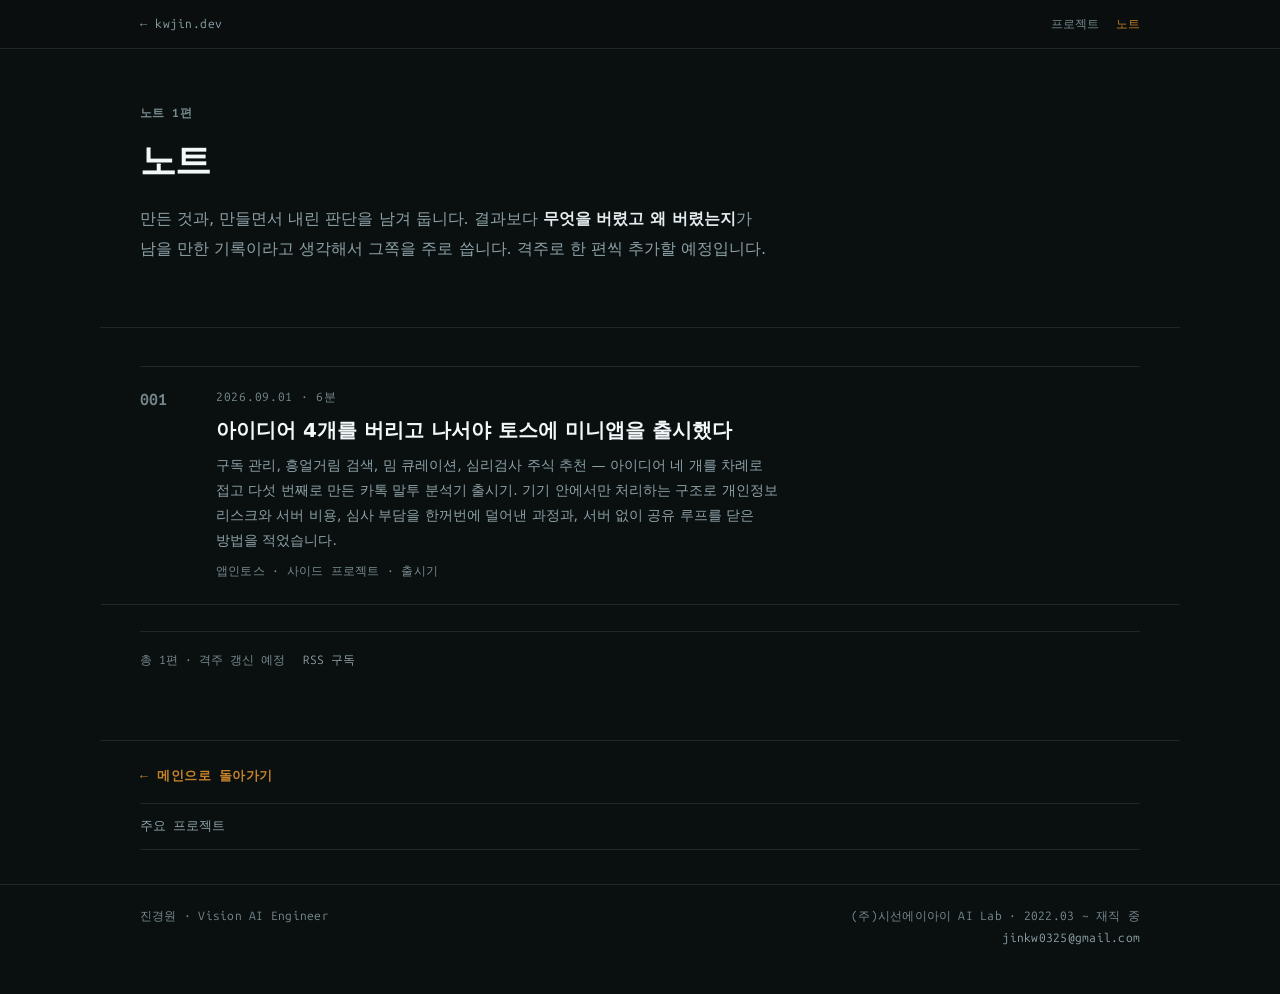
<file: notes/index.html>
<!doctype html>
<html lang="ko">
<head>
<meta charset="utf-8">
<meta name="viewport" content="width=device-width, initial-scale=1">
<meta name="theme-color" content="#0A0F10">
<meta name="robots" content="noindex">
<title>노트 — 만든 것과 그때 내린 판단 · 진경원</title>
<link rel="stylesheet" href="/assets/site.css">
<link rel="alternate" type="application/rss+xml" title="kwjin.dev — 노트" href="/notes/feed.xml">
</head>

<a class="skip" href="#main">본문 바로가기</a>
<header class="topbar">
  <div class="wrap">
    <a class="brand" href="/">&larr; kwjin.dev</a>
    <nav class="navlinks" aria-label="사이트">
      <a href="/#projects">프로젝트</a>
      <a href="/notes/" aria-current="true">노트</a>
    </nav>
  </div>
</header>

<main id="main">

<!-- ================= HERO ================= -->
<section class="phero wrap">
  <span class="eyebrow">노트 1편</span>
  <h1 class="ptitle">노트</h1>
  <p class="pitch">
    만든 것과, 만들면서 내린 판단을 남겨 둡니다.
    결과보다 <strong>무엇을 버렸고 왜 버렸는지</strong>가 남을 만한 기록이라고 생각해서 그쪽을 주로 씁니다.
    격주로 한 편씩 추가할 예정입니다.
  </p>
</section>

<!-- ================= LIST ================= -->
<section class="sec wrap" aria-label="글 목록">
  <div class="notelist">

    <a class="nrow" href="/notes/toss-miniapp-launch/">
      <span class="nn">001</span>
      <span class="nbody">
        <span class="nmeta">2026.09.01 &middot; 6분</span>
        <span class="nt">아이디어 4개를 버리고 나서야 토스에 미니앱을 출시했다</span>
        <span class="nd">
          구독 관리, 흥얼거림 검색, 밈 큐레이션, 심리검사 주식 추천 — 아이디어 네 개를 차례로 접고 다섯 번째로 만든 카톡 말투 분석기 출시기.
          기기 안에서만 처리하는 구조로 개인정보 리스크와 서버 비용, 심사 부담을 한꺼번에 덜어낸 과정과, 서버 없이 공유 루프를 닫은 방법을 적었습니다.
        </span>
        <span class="ntags">앱인토스 &middot; 사이드 프로젝트 &middot; 출시기</span>
      </span>
    </a>

  </div>

  <div class="notesub">
    <span>총 1편 &middot; 격주 갱신 예정</span>
    <a href="/notes/feed.xml">RSS 구독</a>
  </div>
</section>

</main>

<div class="wrap backrow">
  <a class="backlink" href="/"><span class="arw" aria-hidden="true">&larr;</span> 메인으로 돌아가기</a>
  <div class="siblings">
    <a href="/#projects">주요 프로젝트</a>
  </div>
</div>

<footer>
  <div class="wrap foot">
    <span class="stackline">진경원 · Vision AI Engineer</span>
    <span class="footmeta">
      (주)시선에이아이 AI Lab · 2022.03 ~ 재직 중<br>
      <a href="mailto:jinkw0325@gmail.com">jinkw0325@gmail.com</a>
    </span>
  </div>
</footer>

</html>
</file>
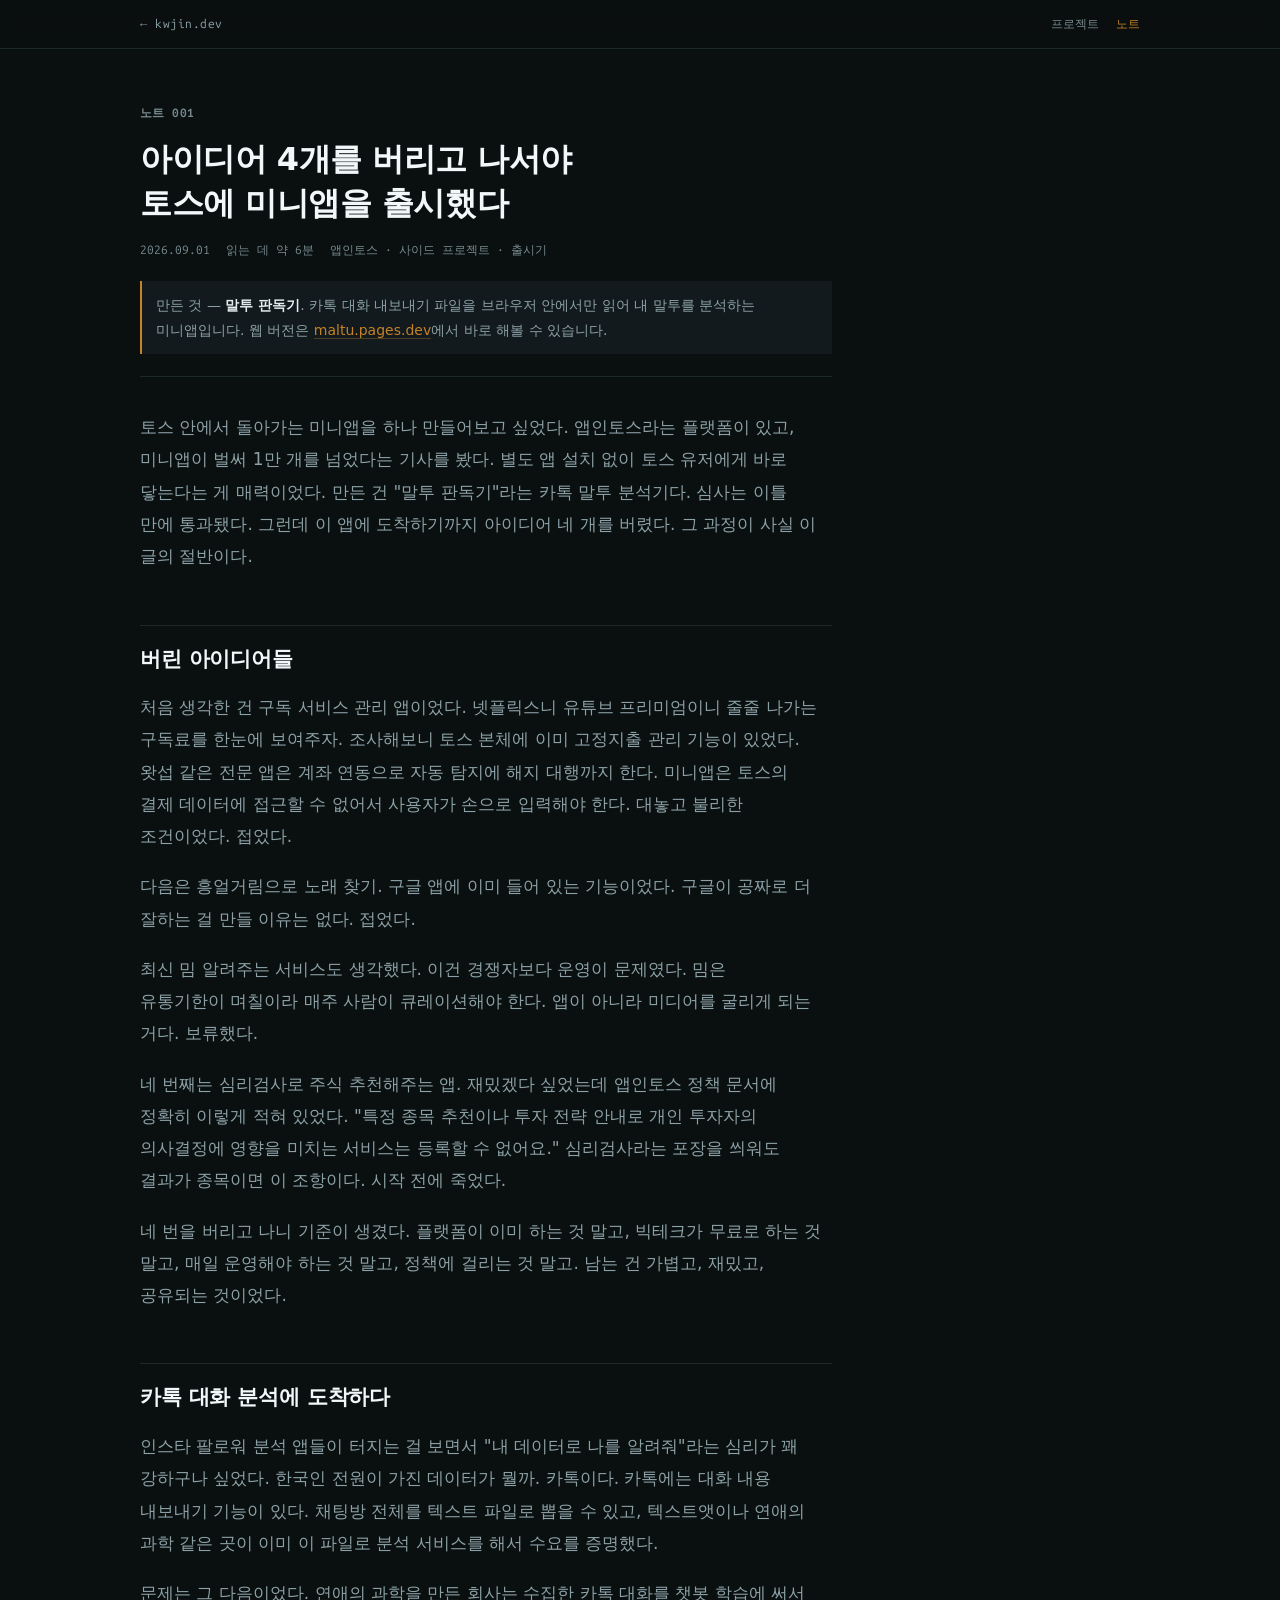
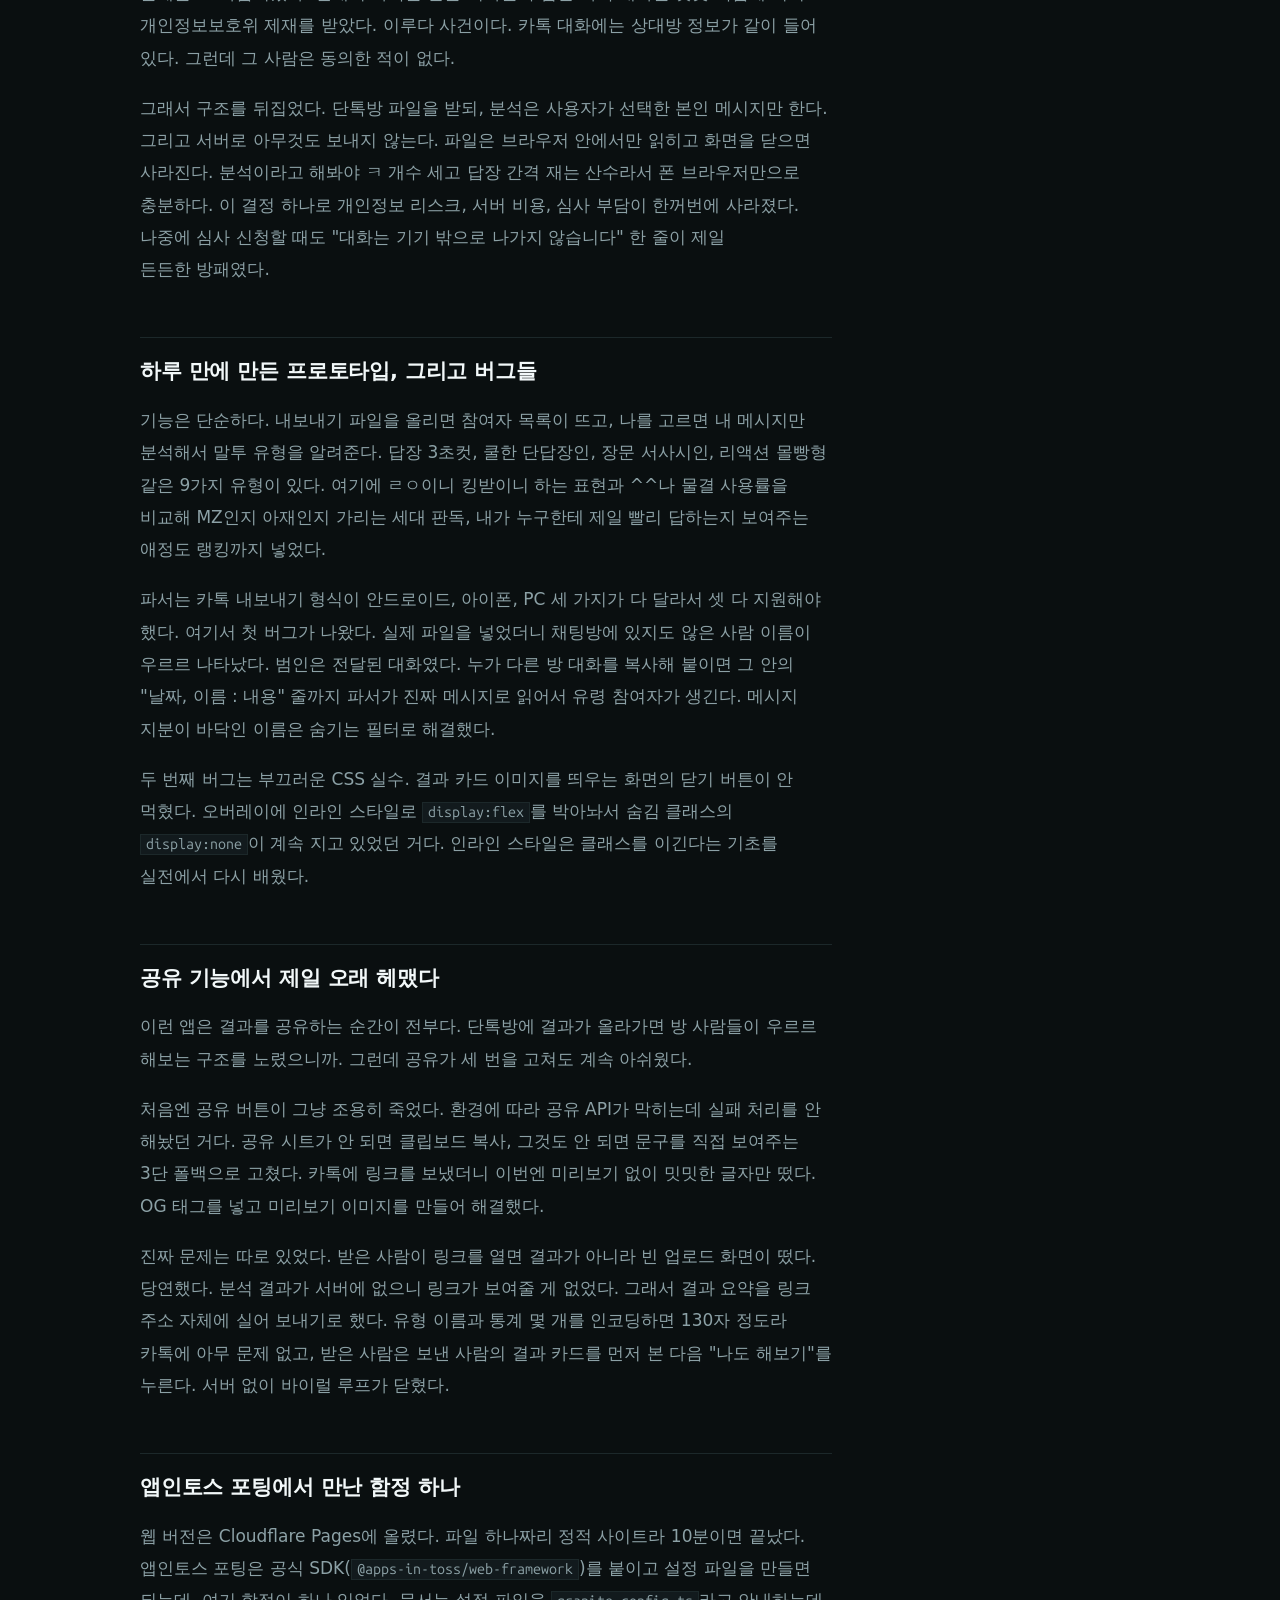
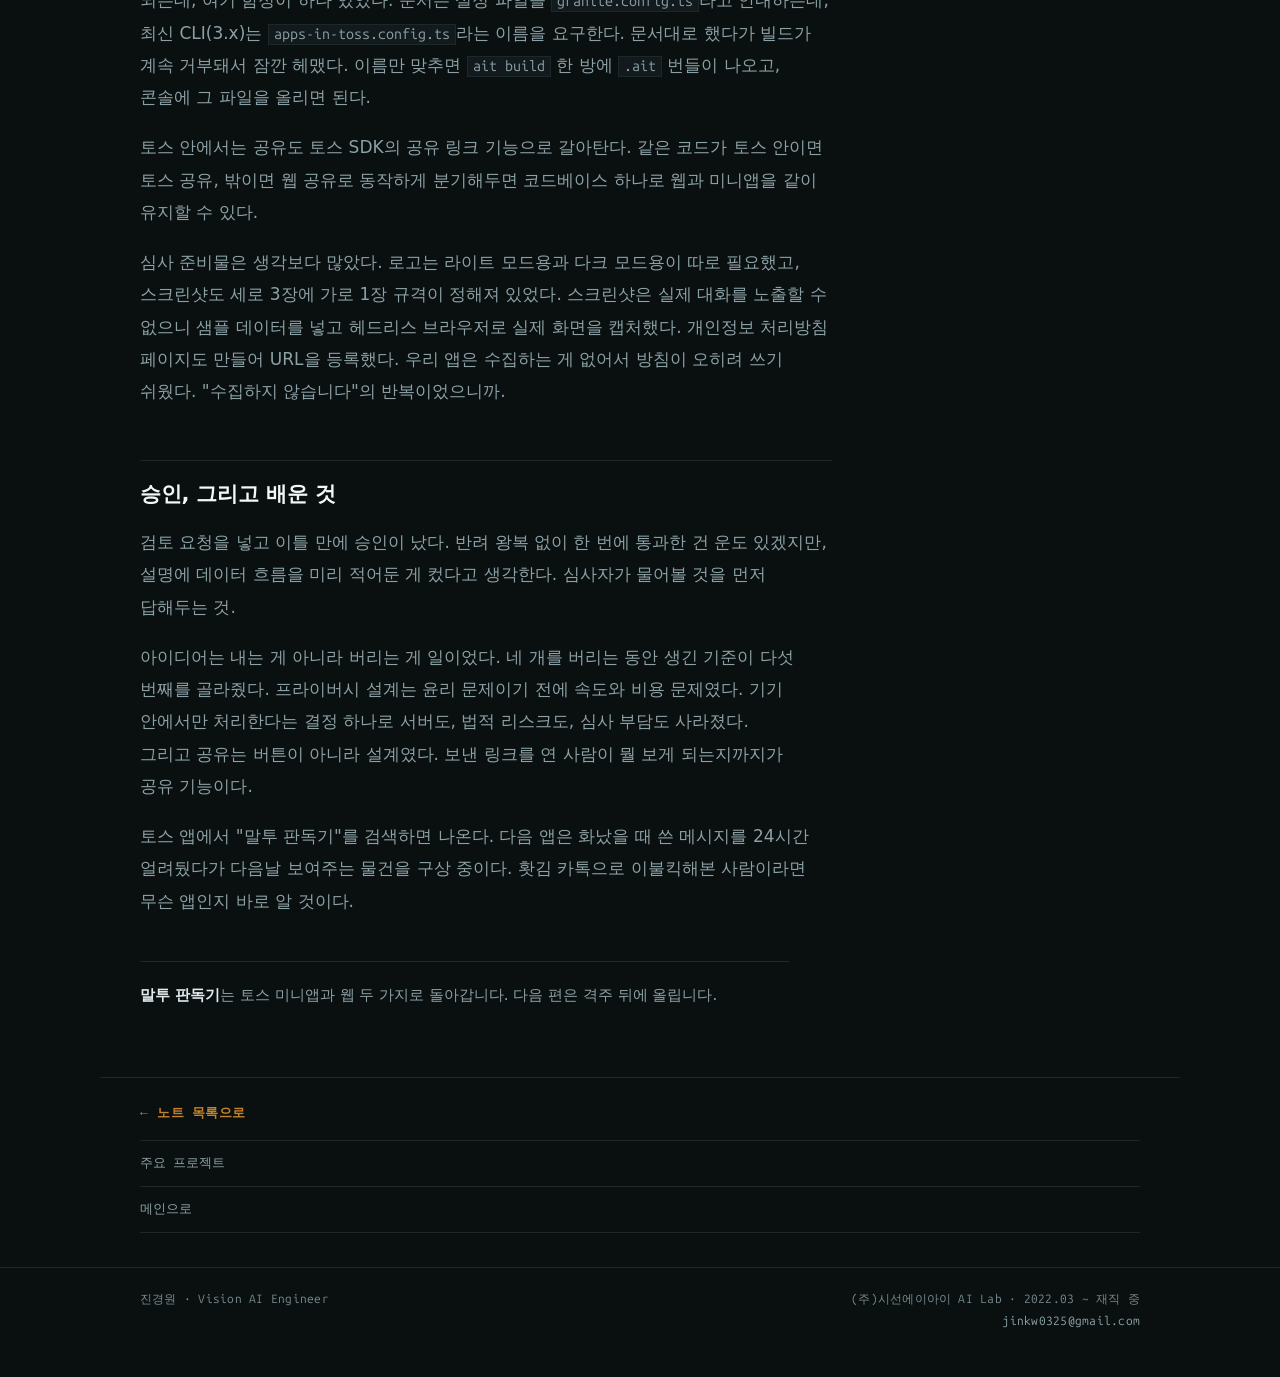
<file: notes/toss-miniapp-launch/index.html>
<!doctype html>
<html lang="ko">
<head>
<meta charset="utf-8">
<meta name="viewport" content="width=device-width, initial-scale=1">
<meta name="theme-color" content="#0A0F10">
<meta name="robots" content="noindex">
<title>아이디어 4개를 버리고 나서야 토스에 미니앱을 출시했다 · 진경원</title>
<link rel="stylesheet" href="/assets/site.css">
<link rel="alternate" type="application/rss+xml" title="kwjin.dev — 노트" href="/notes/feed.xml">
</head>

<a class="skip" href="#main">본문 바로가기</a>
<header class="topbar">
  <div class="wrap">
    <a class="brand" href="/">&larr; kwjin.dev</a>
    <nav class="navlinks" aria-label="사이트">
      <a href="/#projects">프로젝트</a>
      <a href="/notes/" aria-current="true">노트</a>
    </nav>
  </div>
</header>

<main id="main">

<article class="post wrap">
  <header class="posthead">
    <span class="eyebrow">노트 001</span>
    <h1 class="posttitle">아이디어 4개를 버리고 나서야 토스에 미니앱을 출시했다</h1>
    <div class="postmeta">
      <span>2026.09.01</span>
      <span>읽는 데 약 6분</span>
      <span>앱인토스 &middot; 사이드 프로젝트 &middot; 출시기</span>
    </div>
    <p class="postinfo">
      만든 것 &mdash; <b>말투 판독기</b>. 카톡 대화 내보내기 파일을 브라우저 안에서만 읽어 내 말투를 분석하는 미니앱입니다.
      웹 버전은 <a href="https://maltu.pages.dev">maltu.pages.dev</a>에서 바로 해볼 수 있습니다.
    </p>
  </header>

  <div class="prose">
  <p>토스 안에서 돌아가는 미니앱을 하나 만들어보고 싶었다. 앱인토스라는 플랫폼이 있고, 미니앱이 벌써 1만 개를 넘었다는 기사를 봤다. 별도 앱 설치 없이 토스 유저에게 바로 닿는다는 게 매력이었다. 만든 건 "말투 판독기"라는 카톡 말투 분석기다. 심사는 이틀 만에 통과됐다. 그런데 이 앱에 도착하기까지 아이디어 네 개를 버렸다. 그 과정이 사실 이 글의 절반이다.</p>
  <h2>버린 아이디어들</h2>
  <p>처음 생각한 건 구독 서비스 관리 앱이었다. 넷플릭스니 유튜브 프리미엄이니 줄줄 나가는 구독료를 한눈에 보여주자. 조사해보니 토스 본체에 이미 고정지출 관리 기능이 있었다. 왓섭 같은 전문 앱은 계좌 연동으로 자동 탐지에 해지 대행까지 한다. 미니앱은 토스의 결제 데이터에 접근할 수 없어서 사용자가 손으로 입력해야 한다. 대놓고 불리한 조건이었다. 접었다.</p>
  <p>다음은 흥얼거림으로 노래 찾기. 구글 앱에 이미 들어 있는 기능이었다. 구글이 공짜로 더 잘하는 걸 만들 이유는 없다. 접었다.</p>
  <p>최신 밈 알려주는 서비스도 생각했다. 이건 경쟁자보다 운영이 문제였다. 밈은 유통기한이 며칠이라 매주 사람이 큐레이션해야 한다. 앱이 아니라 미디어를 굴리게 되는 거다. 보류했다.</p>
  <p>네 번째는 심리검사로 주식 추천해주는 앱. 재밌겠다 싶었는데 앱인토스 정책 문서에 정확히 이렇게 적혀 있었다. "특정 종목 추천이나 투자 전략 안내로 개인 투자자의 의사결정에 영향을 미치는 서비스는 등록할 수 없어요." 심리검사라는 포장을 씌워도 결과가 종목이면 이 조항이다. 시작 전에 죽었다.</p>
  <p>네 번을 버리고 나니 기준이 생겼다. 플랫폼이 이미 하는 것 말고, 빅테크가 무료로 하는 것 말고, 매일 운영해야 하는 것 말고, 정책에 걸리는 것 말고. 남는 건 가볍고, 재밌고, 공유되는 것이었다.</p>
  <h2>카톡 대화 분석에 도착하다</h2>
  <p>인스타 팔로워 분석 앱들이 터지는 걸 보면서 "내 데이터로 나를 알려줘"라는 심리가 꽤 강하구나 싶었다. 한국인 전원이 가진 데이터가 뭘까. 카톡이다. 카톡에는 대화 내용 내보내기 기능이 있다. 채팅방 전체를 텍스트 파일로 뽑을 수 있고, 텍스트앳이나 연애의 과학 같은 곳이 이미 이 파일로 분석 서비스를 해서 수요를 증명했다.</p>
  <p>문제는 그 다음이었다. 연애의 과학을 만든 회사는 수집한 카톡 대화를 챗봇 학습에 써서 개인정보보호위 제재를 받았다. 이루다 사건이다. 카톡 대화에는 상대방 정보가 같이 들어 있다. 그런데 그 사람은 동의한 적이 없다.</p>
  <p>그래서 구조를 뒤집었다. 단톡방 파일을 받되, 분석은 사용자가 선택한 본인 메시지만 한다. 그리고 서버로 아무것도 보내지 않는다. 파일은 브라우저 안에서만 읽히고 화면을 닫으면 사라진다. 분석이라고 해봐야 ㅋ 개수 세고 답장 간격 재는 산수라서 폰 브라우저만으로 충분하다. 이 결정 하나로 개인정보 리스크, 서버 비용, 심사 부담이 한꺼번에 사라졌다. 나중에 심사 신청할 때도 "대화는 기기 밖으로 나가지 않습니다" 한 줄이 제일 든든한 방패였다.</p>
  <h2>하루 만에 만든 프로토타입, 그리고 버그들</h2>
  <p>기능은 단순하다. 내보내기 파일을 올리면 참여자 목록이 뜨고, 나를 고르면 내 메시지만 분석해서 말투 유형을 알려준다. 답장 3초컷, 쿨한 단답장인, 장문 서사시인, 리액션 몰빵형 같은 9가지 유형이 있다. 여기에 ㄹㅇ이니 킹받이니 하는 표현과 ^^나 물결 사용률을 비교해 MZ인지 아재인지 가리는 세대 판독, 내가 누구한테 제일 빨리 답하는지 보여주는 애정도 랭킹까지 넣었다.</p>
  <p>파서는 카톡 내보내기 형식이 안드로이드, 아이폰, PC 세 가지가 다 달라서 셋 다 지원해야 했다. 여기서 첫 버그가 나왔다. 실제 파일을 넣었더니 채팅방에 있지도 않은 사람 이름이 우르르 나타났다. 범인은 전달된 대화였다. 누가 다른 방 대화를 복사해 붙이면 그 안의 "날짜, 이름 : 내용" 줄까지 파서가 진짜 메시지로 읽어서 유령 참여자가 생긴다. 메시지 지분이 바닥인 이름은 숨기는 필터로 해결했다.</p>
  <p>두 번째 버그는 부끄러운 CSS 실수. 결과 카드 이미지를 띄우는 화면의 닫기 버튼이 안 먹혔다. 오버레이에 인라인 스타일로 <code>display:flex</code>를 박아놔서 숨김 클래스의 <code>display:none</code>이 계속 지고 있었던 거다. 인라인 스타일은 클래스를 이긴다는 기초를 실전에서 다시 배웠다.</p>
  <h2>공유 기능에서 제일 오래 헤맸다</h2>
  <p>이런 앱은 결과를 공유하는 순간이 전부다. 단톡방에 결과가 올라가면 방 사람들이 우르르 해보는 구조를 노렸으니까. 그런데 공유가 세 번을 고쳐도 계속 아쉬웠다.</p>
  <p>처음엔 공유 버튼이 그냥 조용히 죽었다. 환경에 따라 공유 API가 막히는데 실패 처리를 안 해놨던 거다. 공유 시트가 안 되면 클립보드 복사, 그것도 안 되면 문구를 직접 보여주는 3단 폴백으로 고쳤다. 카톡에 링크를 보냈더니 이번엔 미리보기 없이 밋밋한 글자만 떴다. OG 태그를 넣고 미리보기 이미지를 만들어 해결했다.</p>
  <p>진짜 문제는 따로 있었다. 받은 사람이 링크를 열면 결과가 아니라 빈 업로드 화면이 떴다. 당연했다. 분석 결과가 서버에 없으니 링크가 보여줄 게 없었다. 그래서 결과 요약을 링크 주소 자체에 실어 보내기로 했다. 유형 이름과 통계 몇 개를 인코딩하면 130자 정도라 카톡에 아무 문제 없고, 받은 사람은 보낸 사람의 결과 카드를 먼저 본 다음 "나도 해보기"를 누른다. 서버 없이 바이럴 루프가 닫혔다.</p>
  <h2>앱인토스 포팅에서 만난 함정 하나</h2>
  <p>웹 버전은 Cloudflare Pages에 올렸다. 파일 하나짜리 정적 사이트라 10분이면 끝났다. 앱인토스 포팅은 공식 SDK(<code>@apps-in-toss/web-framework</code>)를 붙이고 설정 파일을 만들면 되는데, 여기 함정이 하나 있었다. 문서는 설정 파일을 <code>granite.config.ts</code>라고 안내하는데, 최신 CLI(3.x)는 <code>apps-in-toss.config.ts</code>라는 이름을 요구한다. 문서대로 했다가 빌드가 계속 거부돼서 잠깐 헤맸다. 이름만 맞추면 <code>ait build</code> 한 방에 <code>.ait</code> 번들이 나오고, 콘솔에 그 파일을 올리면 된다.</p>
  <p>토스 안에서는 공유도 토스 SDK의 공유 링크 기능으로 갈아탄다. 같은 코드가 토스 안이면 토스 공유, 밖이면 웹 공유로 동작하게 분기해두면 코드베이스 하나로 웹과 미니앱을 같이 유지할 수 있다.</p>
  <p>심사 준비물은 생각보다 많았다. 로고는 라이트 모드용과 다크 모드용이 따로 필요했고, 스크린샷도 세로 3장에 가로 1장 규격이 정해져 있었다. 스크린샷은 실제 대화를 노출할 수 없으니 샘플 데이터를 넣고 헤드리스 브라우저로 실제 화면을 캡처했다. 개인정보 처리방침 페이지도 만들어 URL을 등록했다. 우리 앱은 수집하는 게 없어서 방침이 오히려 쓰기 쉬웠다. "수집하지 않습니다"의 반복이었으니까.</p>
  <h2>승인, 그리고 배운 것</h2>
  <p>검토 요청을 넣고 이틀 만에 승인이 났다. 반려 왕복 없이 한 번에 통과한 건 운도 있겠지만, 설명에 데이터 흐름을 미리 적어둔 게 컸다고 생각한다. 심사자가 물어볼 것을 먼저 답해두는 것.</p>
  <p>아이디어는 내는 게 아니라 버리는 게 일이었다. 네 개를 버리는 동안 생긴 기준이 다섯 번째를 골라줬다. 프라이버시 설계는 윤리 문제이기 전에 속도와 비용 문제였다. 기기 안에서만 처리한다는 결정 하나로 서버도, 법적 리스크도, 심사 부담도 사라졌다. 그리고 공유는 버튼이 아니라 설계였다. 보낸 링크를 연 사람이 뭘 보게 되는지까지가 공유 기능이다.</p>
  <p>토스 앱에서 "말투 판독기"를 검색하면 나온다. 다음 앱은 화났을 때 쓴 메시지를 24시간 얼려뒀다가 다음날 보여주는 물건을 구상 중이다. 홧김 카톡으로 이불킥해본 사람이라면 무슨 앱인지 바로 알 것이다.</p>
  </div>

  <div class="postfoot">
    <b>말투 판독기</b>는 토스 미니앱과 웹 두 가지로 돌아갑니다. 다음 편은 격주 뒤에 올립니다.
  </div>
</article>

</main>

<div class="wrap backrow">
  <a class="backlink" href="/notes/"><span class="arw" aria-hidden="true">&larr;</span> 노트 목록으로</a>
  <div class="siblings">
    <a href="/#projects">주요 프로젝트</a>
    <a href="/">메인으로</a>
  </div>
</div>

<footer>
  <div class="wrap foot">
    <span class="stackline">진경원 · Vision AI Engineer</span>
    <span class="footmeta">
      (주)시선에이아이 AI Lab · 2022.03 ~ 재직 중<br>
      <a href="mailto:jinkw0325@gmail.com">jinkw0325@gmail.com</a>
    </span>
  </div>
</footer>

</html>
</file>
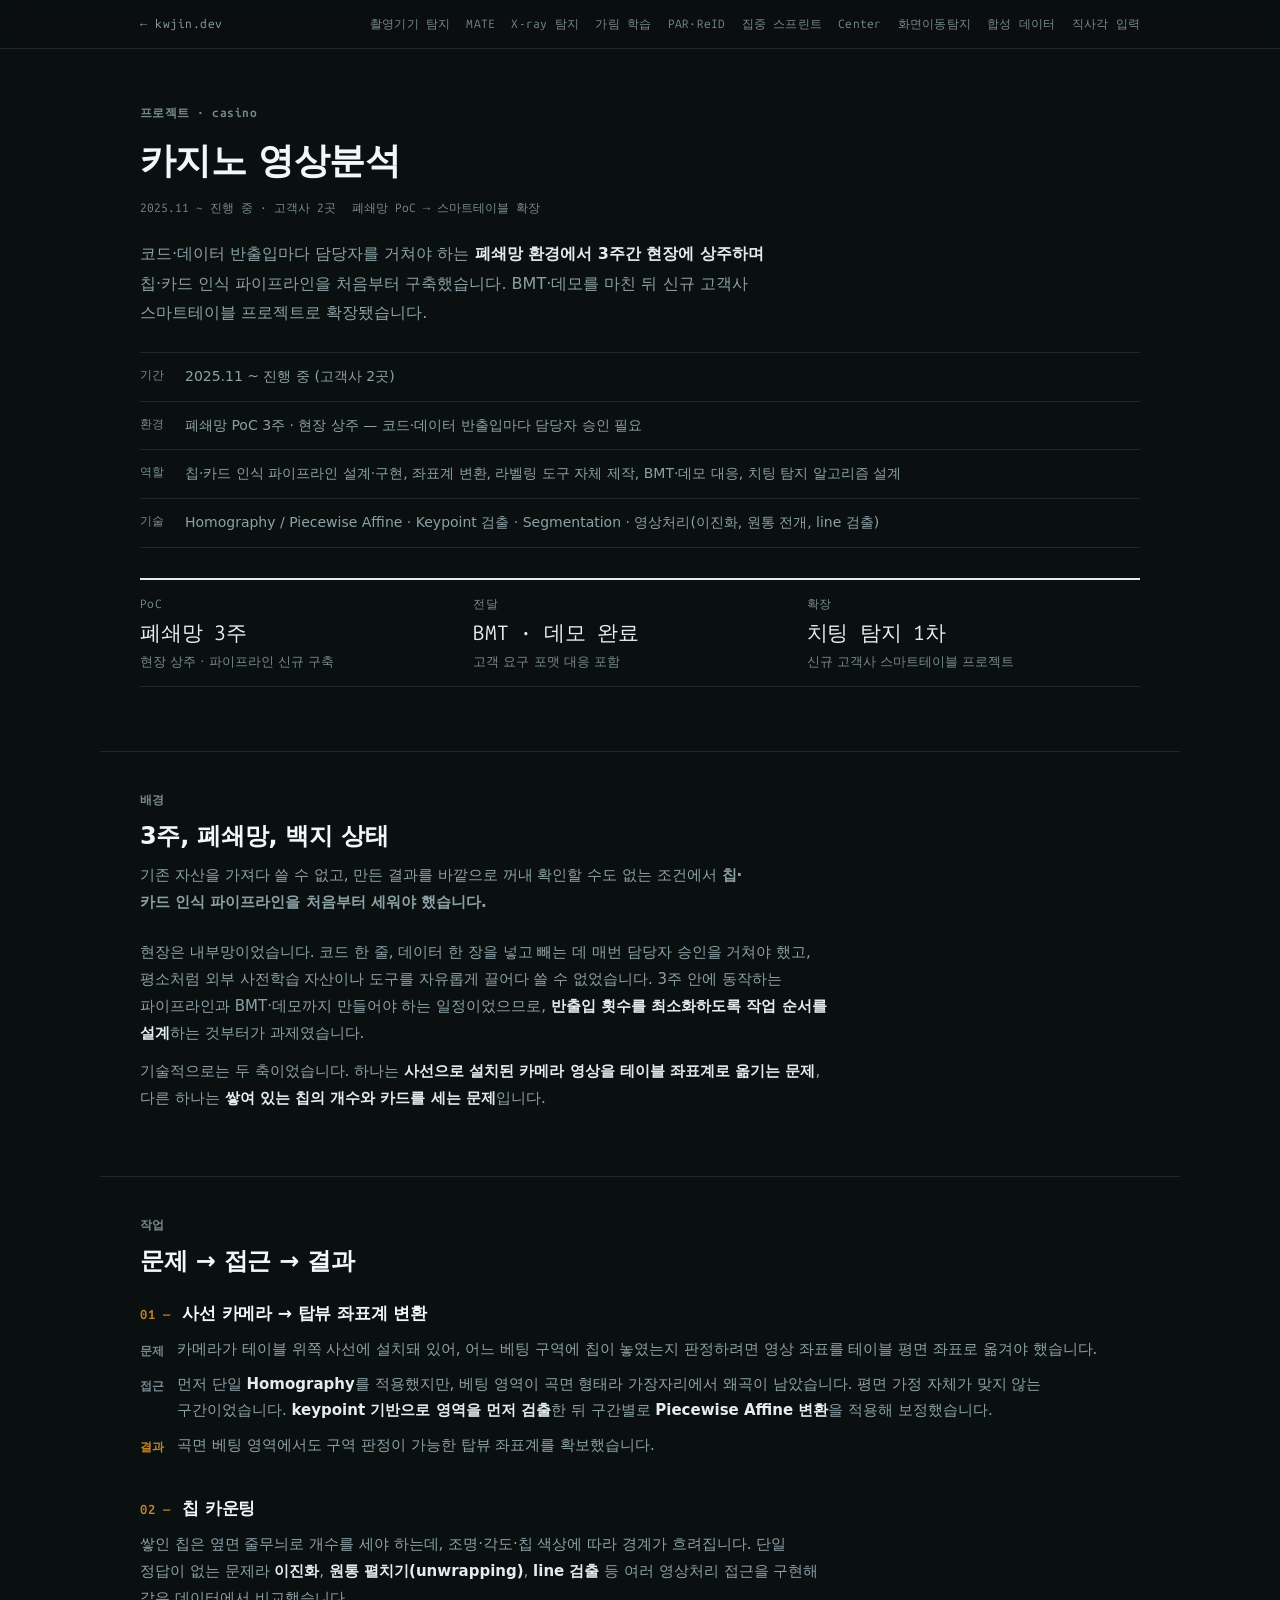
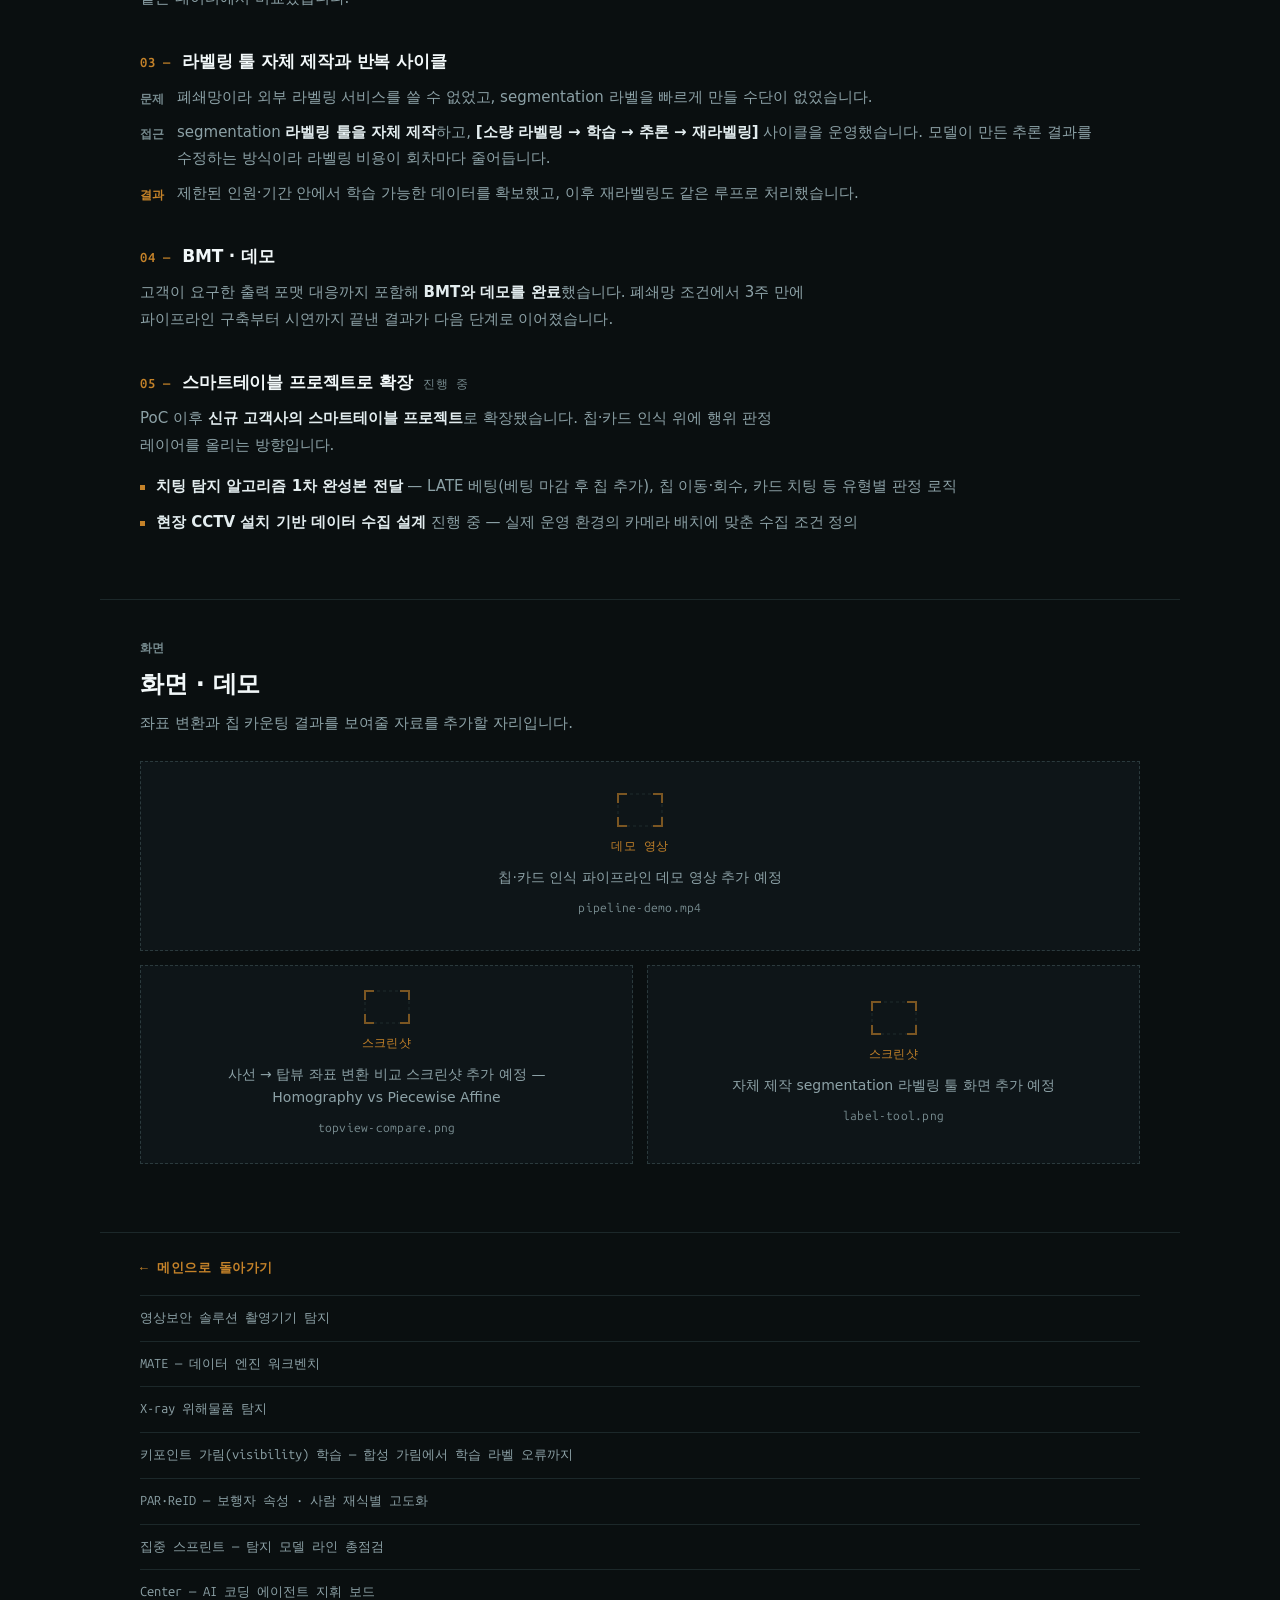
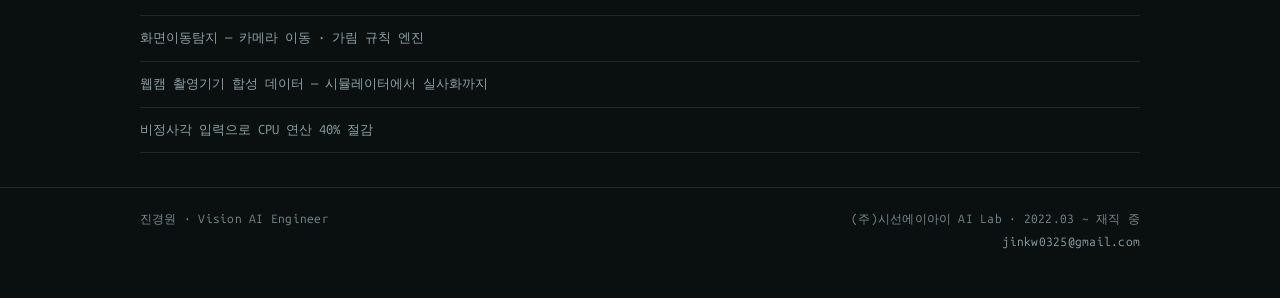
<file: projects/casino/index.html>
<!doctype html>
<html lang="ko">
<head>
<meta charset="utf-8">
<meta name="viewport" content="width=device-width, initial-scale=1">
<meta name="theme-color" content="#0A0F10">
<meta name="robots" content="noindex">
<title>카지노 영상분석 · 진경원</title>
<link rel="stylesheet" href="/assets/site.css">
</head>

<a class="skip" href="#main">본문 바로가기</a>
<header class="topbar">
  <div class="wrap">
    <a class="brand" href="/">&larr; kwjin.dev</a>
    <nav class="navlinks" aria-label="다른 프로젝트">
      <a href="/projects/device-detection/">촬영기기 탐지</a>
      <a href="/projects/mate/">MATE</a>
      <a href="/projects/xray/">X-ray 탐지</a>
      <a href="/projects/visibility/">가림 학습</a>
      <a href="/projects/par-reid/">PAR·ReID</a>
      <a href="/projects/sprint/">집중 스프린트</a>
      <a href="/projects/center/">Center</a>
      <a href="/projects/tamper/">화면이동탐지</a>
      <a href="/projects/synth-data/">합성 데이터</a>
      <a href="/projects/rect-input/">직사각 입력</a>
    </nav>
  </div>
</header>

<main id="main">

<!-- ================= HERO ================= -->
<section class="phero wrap">
  <span class="eyebrow">프로젝트 · casino</span>
  <h1 class="ptitle">카지노 영상분석</h1>
  <div class="pmeta">
    <span>2025.11 ~ 진행 중 · 고객사 2곳</span>
    <span>폐쇄망 PoC → 스마트테이블 확장</span>
  </div>

  <p class="pitch">
    코드·데이터 반출입마다 담당자를 거쳐야 하는 <strong>폐쇄망 환경에서 3주간 현장에 상주하며</strong>
    칩·카드 인식 파이프라인을 처음부터 구축했습니다.
    BMT·데모를 마친 뒤 신규 고객사 스마트테이블 프로젝트로 확장됐습니다.
  </p>

  <dl class="factsheet">
    <dt>기간</dt>
    <dd>2025.11 ~ 진행 중 (고객사 2곳)</dd>
    <dt>환경</dt>
    <dd>폐쇄망 PoC 3주 · 현장 상주 — 코드·데이터 반출입마다 담당자 승인 필요</dd>
    <dt>역할</dt>
    <dd>칩·카드 인식 파이프라인 설계·구현, 좌표계 변환, 라벨링 도구 자체 제작, BMT·데모 대응, 치팅 탐지 알고리즘 설계</dd>
    <dt>기술</dt>
    <dd>Homography / Piecewise Affine · Keypoint 검출 · Segmentation · 영상처리(이진화, 원통 전개, line 검출)</dd>
  </dl>

  <div class="stats three">
    <div class="stat">
      <span class="k">PoC</span>
      <span class="v">폐쇄망 3주</span>
      <span class="d">현장 상주 · 파이프라인 신규 구축</span>
    </div>
    <div class="stat">
      <span class="k">전달</span>
      <span class="v">BMT · 데모 완료</span>
      <span class="d">고객 요구 포맷 대응 포함</span>
    </div>
    <div class="stat">
      <span class="k">확장</span>
      <span class="v">치팅 탐지 1차</span>
      <span class="d">신규 고객사 스마트테이블 프로젝트</span>
    </div>
  </div>
</section>

<!-- ================= 문제 정의 ================= -->
<section class="sec wrap">
  <div class="sechead">
    <span class="eyebrow">배경</span>
    <h2>3주, 폐쇄망, 백지 상태</h2>
    <p class="lede">
      기존 자산을 가져다 쓸 수 없고, 만든 결과를 바깥으로 꺼내 확인할 수도 없는 조건에서
      <strong>칩·카드 인식 파이프라인을 처음부터 세워야 했습니다.</strong>
    </p>
  </div>

  <div class="blocks">
    <div class="block">
      <p>
        현장은 내부망이었습니다. 코드 한 줄, 데이터 한 장을 넣고 빼는 데 매번 담당자 승인을 거쳐야 했고,
        평소처럼 외부 사전학습 자산이나 도구를 자유롭게 끌어다 쓸 수 없었습니다.
        3주 안에 동작하는 파이프라인과 BMT·데모까지 만들어야 하는 일정이었으므로,
        <b>반출입 횟수를 최소화하도록 작업 순서를 설계</b>하는 것부터가 과제였습니다.
      </p>
      <p>
        기술적으로는 두 축이었습니다. 하나는 <b>사선으로 설치된 카메라 영상을 테이블 좌표계로 옮기는 문제</b>,
        다른 하나는 <b>쌓여 있는 칩의 개수와 카드를 세는 문제</b>입니다.
      </p>
    </div>
  </div>
</section>

<!-- ================= 본문 ================= -->
<section class="sec wrap">
  <div class="sechead">
    <span class="eyebrow">작업</span>
    <h2>문제 → 접근 → 결과</h2>
  </div>

  <div class="blocks">

    <div class="block">
      <h4><span class="bn">01 &mdash;</span> 사선 카메라 → 탑뷰 좌표계 변환</h4>
      <div class="pab">
        <div><span class="tag">문제</span><p>카메라가 테이블 위쪽 사선에 설치돼 있어, 어느 베팅 구역에 칩이 놓였는지 판정하려면 영상 좌표를 테이블 평면 좌표로 옮겨야 했습니다.</p></div>
        <div><span class="tag">접근</span><p>먼저 단일 <b>Homography</b>를 적용했지만, 베팅 영역이 곡면 형태라 가장자리에서 왜곡이 남았습니다. 평면 가정 자체가 맞지 않는 구간이었습니다. <b>keypoint 기반으로 영역을 먼저 검출</b>한 뒤 구간별로 <b>Piecewise Affine 변환</b>을 적용해 보정했습니다.</p></div>
        <div><span class="tag r">결과</span><p>곡면 베팅 영역에서도 구역 판정이 가능한 탑뷰 좌표계를 확보했습니다.</p></div>
      </div>
    </div>

    <div class="block">
      <h4><span class="bn">02 &mdash;</span> 칩 카운팅</h4>
      <p>
        쌓인 칩은 옆면 줄무늬로 개수를 세야 하는데, 조명·각도·칩 색상에 따라 경계가 흐려집니다.
        단일 정답이 없는 문제라 <b>이진화</b>, <b>원통 펼치기(unwrapping)</b>, <b>line 검출</b> 등
        여러 영상처리 접근을 구현해 같은 데이터에서 비교했습니다.
      </p>
    </div>

    <div class="block">
      <h4><span class="bn">03 &mdash;</span> 라벨링 툴 자체 제작과 반복 사이클</h4>
      <div class="pab">
        <div><span class="tag">문제</span><p>폐쇄망이라 외부 라벨링 서비스를 쓸 수 없었고, segmentation 라벨을 빠르게 만들 수단이 없었습니다.</p></div>
        <div><span class="tag">접근</span><p>segmentation <b>라벨링 툴을 자체 제작</b>하고, <b>[소량 라벨링 → 학습 → 추론 → 재라벨링]</b> 사이클을 운영했습니다. 모델이 만든 추론 결과를 수정하는 방식이라 라벨링 비용이 회차마다 줄어듭니다.</p></div>
        <div><span class="tag r">결과</span><p>제한된 인원·기간 안에서 학습 가능한 데이터를 확보했고, 이후 재라벨링도 같은 루프로 처리했습니다.</p></div>
      </div>
    </div>

    <div class="block">
      <h4><span class="bn">04 &mdash;</span> BMT · 데모</h4>
      <p>
        고객이 요구한 출력 포맷 대응까지 포함해 <b>BMT와 데모를 완료</b>했습니다.
        폐쇄망 조건에서 3주 만에 파이프라인 구축부터 시연까지 끝낸 결과가 다음 단계로 이어졌습니다.
      </p>
    </div>

    <div class="block">
      <h4><span class="bn">05 &mdash;</span> 스마트테이블 프로젝트로 확장 <span class="when">진행 중</span></h4>
      <p>
        PoC 이후 <b>신규 고객사의 스마트테이블 프로젝트</b>로 확장됐습니다.
        칩·카드 인식 위에 행위 판정 레이어를 올리는 방향입니다.
      </p>
      <ul class="blist" style="margin-top:14px">
        <li><span><b>치팅 탐지 알고리즘 1차 완성본 전달</b> — LATE 베팅(베팅 마감 후 칩 추가), 칩 이동·회수, 카드 치팅 등 유형별 판정 로직</span></li>
        <li><span><b>현장 CCTV 설치 기반 데이터 수집 설계</b> 진행 중 — 실제 운영 환경의 카메라 배치에 맞춘 수집 조건 정의</span></li>
      </ul>
    </div>

  </div>
</section>

<!-- ================= MEDIA ================= -->
<section class="sec wrap">
  <div class="sechead">
    <span class="eyebrow">화면</span>
    <h2>화면 · 데모</h2>
    <p class="lede">좌표 변환과 칩 카운팅 결과를 보여줄 자료를 추가할 자리입니다.</p>
  </div>
  <div class="media">
    <div class="ph wide">
      <svg width="46" height="34" viewBox="0 0 46 34" fill="none" aria-hidden="true">
        <rect x="1" y="1" width="44" height="32" stroke="var(--line-strong)" stroke-dasharray="3 3"/>
        <path d="M1 10V1h9M36 1h9v9M45 24v9h-9M10 33H1v-9" stroke="var(--accent)" stroke-width="2"/>
      </svg>
      <span class="ph-k">데모 영상</span>
      <span class="ph-t">칩·카드 인식 파이프라인 데모 영상 추가 예정</span>
      <span class="ph-n">pipeline-demo.mp4</span>
    </div>
    <div class="ph">
      <svg width="46" height="34" viewBox="0 0 46 34" fill="none" aria-hidden="true">
        <rect x="1" y="1" width="44" height="32" stroke="var(--line-strong)" stroke-dasharray="3 3"/>
        <path d="M1 10V1h9M36 1h9v9M45 24v9h-9M10 33H1v-9" stroke="var(--accent)" stroke-width="2"/>
      </svg>
      <span class="ph-k">스크린샷</span>
      <span class="ph-t">사선 → 탑뷰 좌표 변환 비교 스크린샷 추가 예정 — Homography vs Piecewise Affine</span>
      <span class="ph-n">topview-compare.png</span>
    </div>
    <div class="ph">
      <svg width="46" height="34" viewBox="0 0 46 34" fill="none" aria-hidden="true">
        <rect x="1" y="1" width="44" height="32" stroke="var(--line-strong)" stroke-dasharray="3 3"/>
        <path d="M1 10V1h9M36 1h9v9M45 24v9h-9M10 33H1v-9" stroke="var(--accent)" stroke-width="2"/>
      </svg>
      <span class="ph-k">스크린샷</span>
      <span class="ph-t">자체 제작 segmentation 라벨링 툴 화면 추가 예정</span>
      <span class="ph-n">label-tool.png</span>
    </div>
  </div>
</section>

</main>

<div class="wrap backrow">
  <a class="backlink" href="/"><span class="arw" aria-hidden="true">&larr;</span> 메인으로 돌아가기</a>
  <div class="siblings">
    <a href="/projects/device-detection/">영상보안 솔루션 촬영기기 탐지</a>
    <a href="/projects/mate/">MATE — 데이터 엔진 워크벤치</a>
    <a href="/projects/xray/">X-ray 위해물품 탐지</a>
    <a href="/projects/visibility/">키포인트 가림(visibility) 학습 — 합성 가림에서 학습 라벨 오류까지</a>
    <a href="/projects/par-reid/">PAR·ReID — 보행자 속성 · 사람 재식별 고도화</a>
    <a href="/projects/sprint/">집중 스프린트 — 탐지 모델 라인 총점검</a>
    <a href="/projects/center/">Center — AI 코딩 에이전트 지휘 보드</a>
    <a href="/projects/tamper/">화면이동탐지 — 카메라 이동 · 가림 규칙 엔진</a>
    <a href="/projects/synth-data/">웹캠 촬영기기 합성 데이터 — 시뮬레이터에서 실사화까지</a>
    <a href="/projects/rect-input/">비정사각 입력으로 CPU 연산 40% 절감</a>
  </div>
</div>

<footer>
  <div class="wrap foot">
    <span class="stackline">진경원 · Vision AI Engineer</span>
    <span class="footmeta">
      (주)시선에이아이 AI Lab · 2022.03 ~ 재직 중<br>
      <a href="mailto:jinkw0325@gmail.com">jinkw0325@gmail.com</a>
    </span>
  </div>
</footer>

</html>
</file>
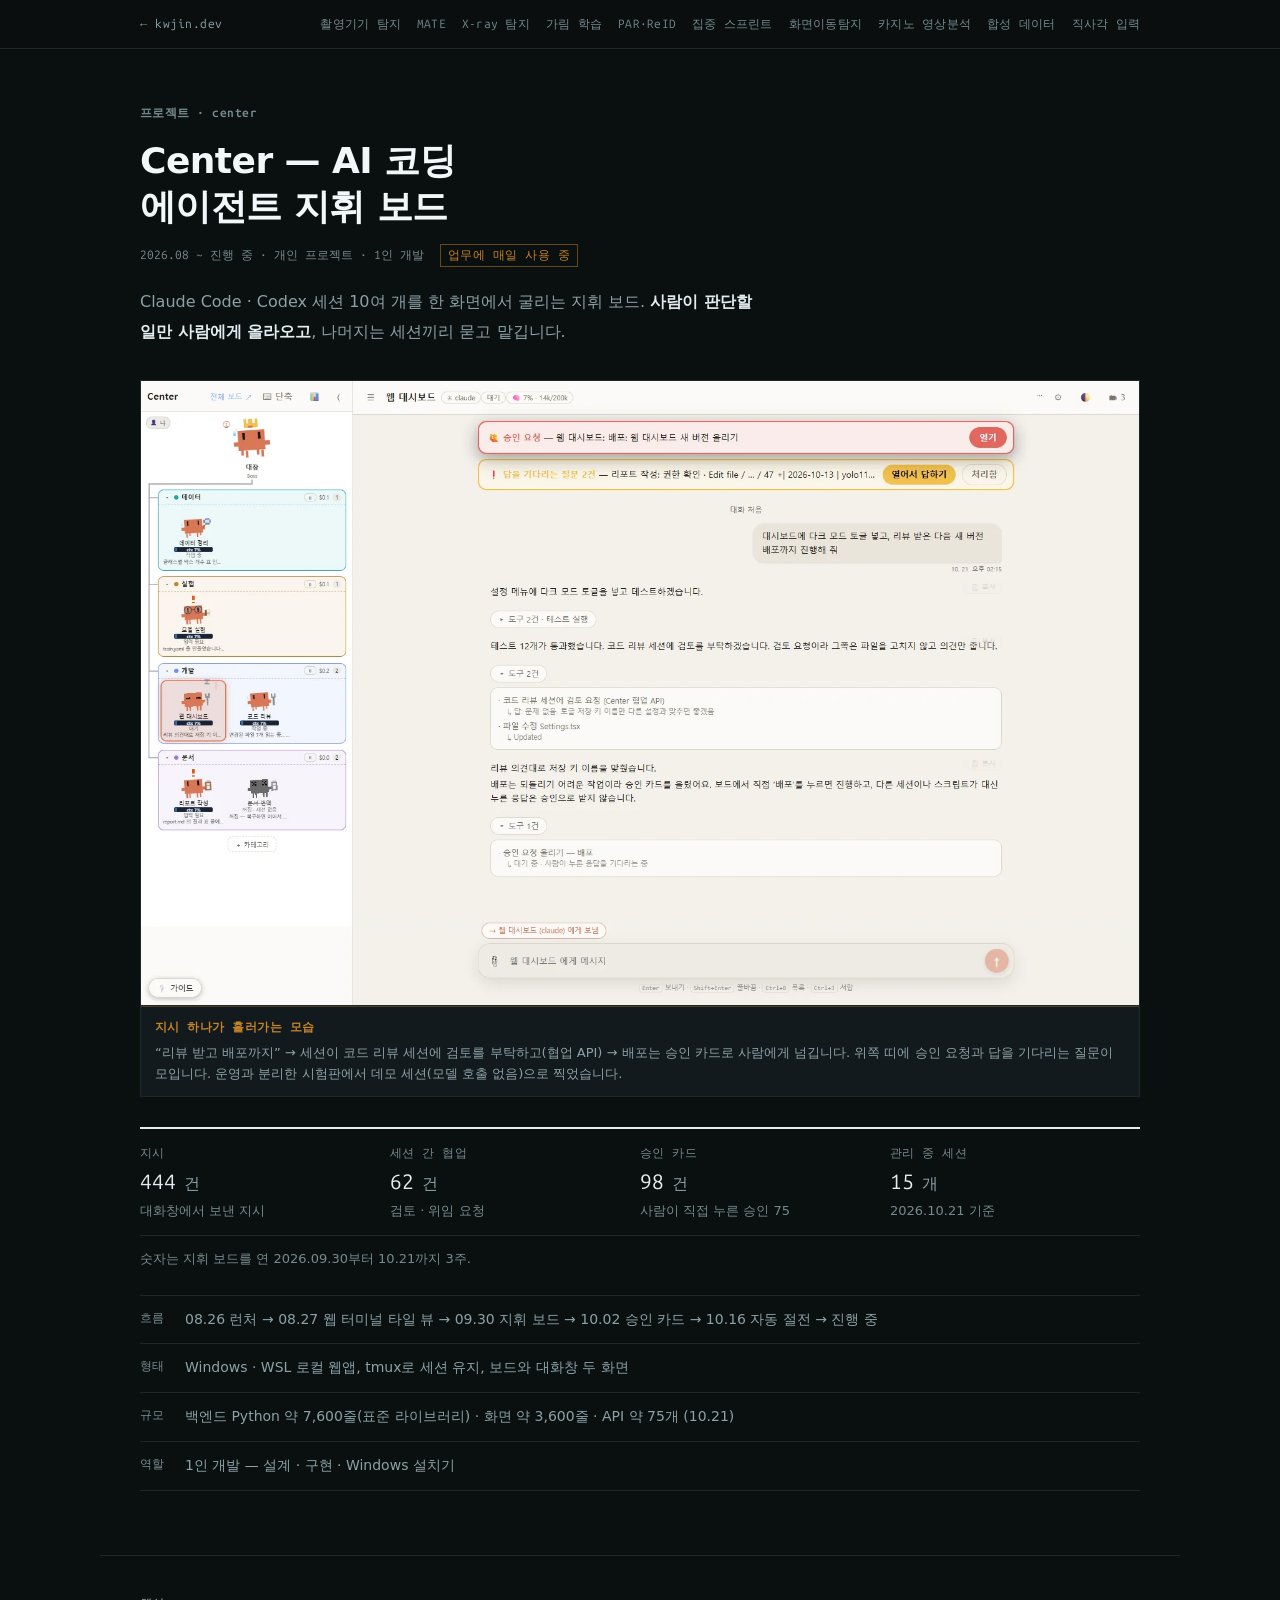
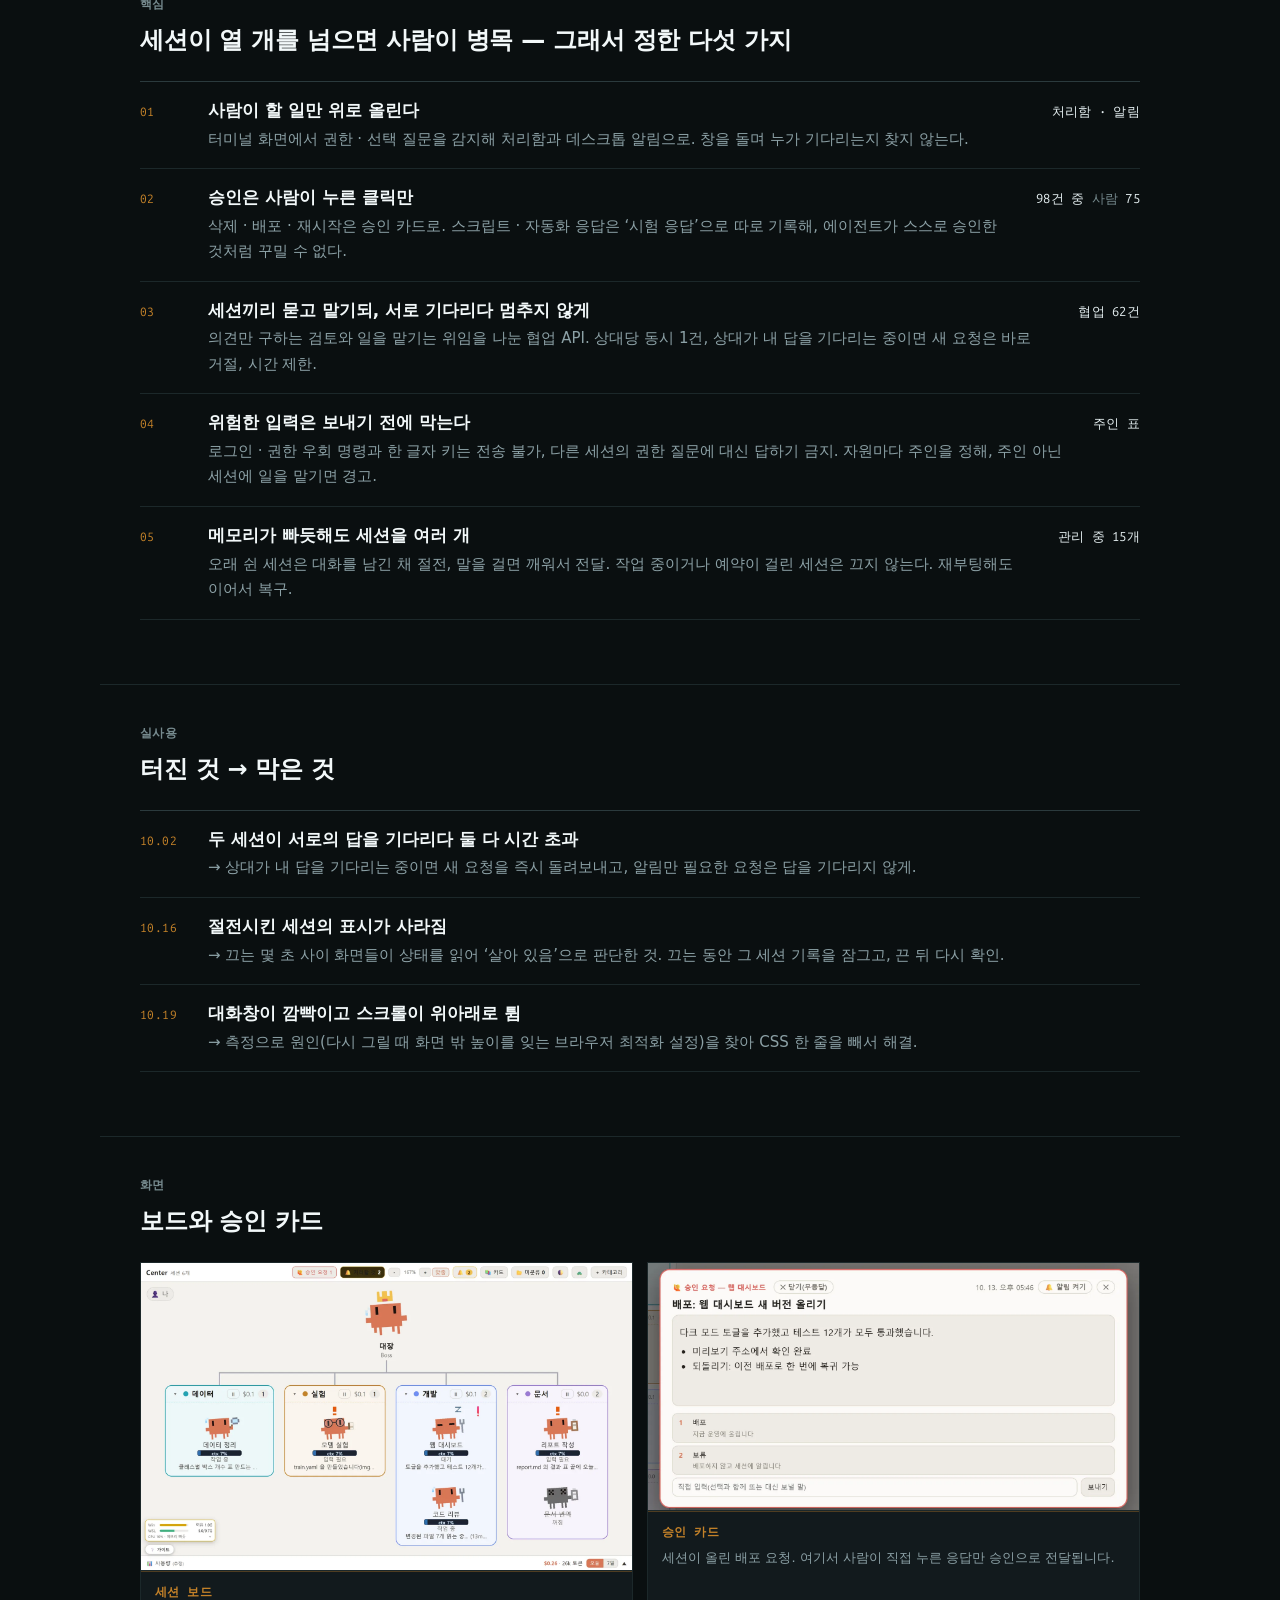
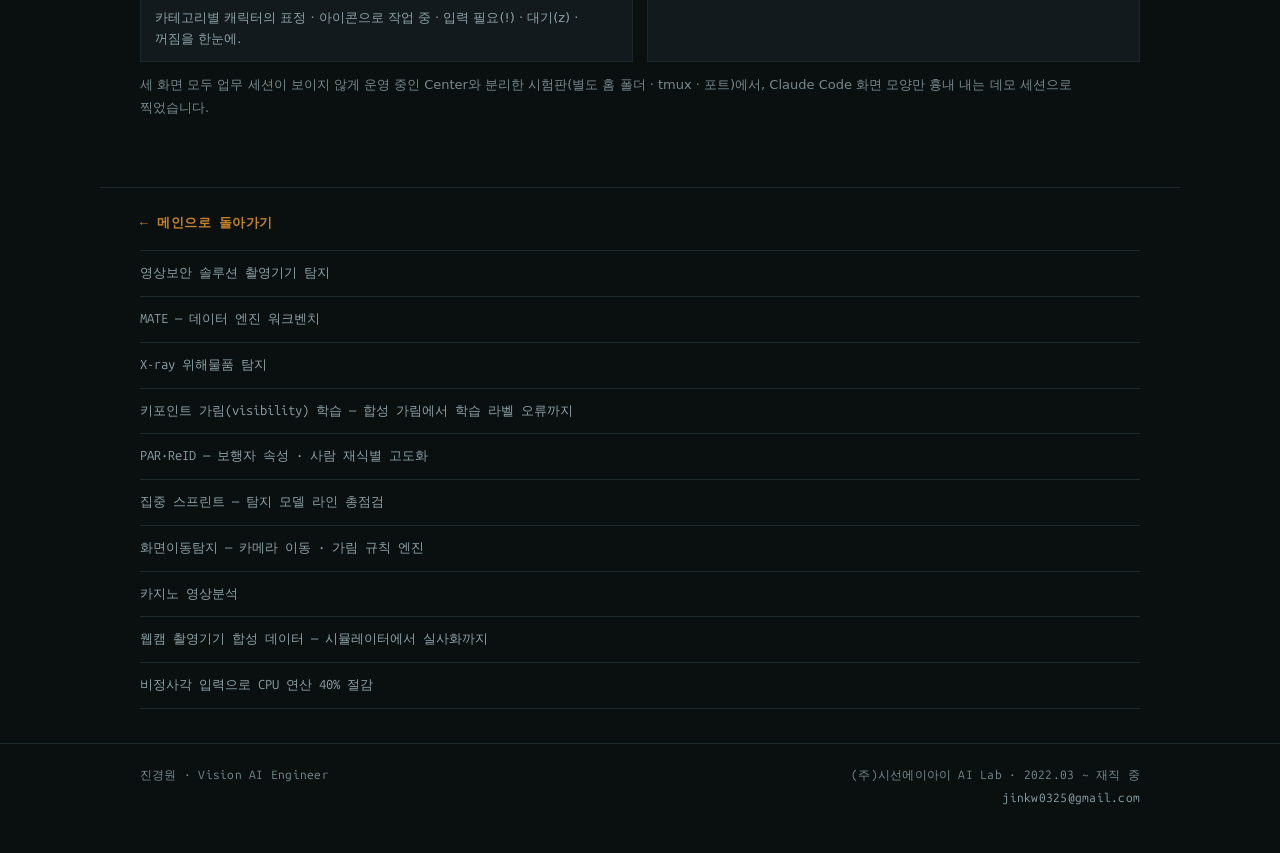
<file: projects/center/index.html>
<!doctype html>
<html lang="ko">
<head>
<meta charset="utf-8">
<meta name="viewport" content="width=device-width, initial-scale=1">
<meta name="theme-color" content="#0A0F10">
<meta name="robots" content="noindex">
<title>Center — AI 코딩 에이전트 지휘 보드 · 진경원</title>
<link rel="stylesheet" href="/assets/site.css">
</head>

<a class="skip" href="#main">본문 바로가기</a>
<header class="topbar">
  <div class="wrap">
    <a class="brand" href="/">&larr; kwjin.dev</a>
    <nav class="navlinks" aria-label="다른 프로젝트">
      <a href="/projects/device-detection/">촬영기기 탐지</a>
      <a href="/projects/mate/">MATE</a>
      <a href="/projects/xray/">X-ray 탐지</a>
      <a href="/projects/visibility/">가림 학습</a>
      <a href="/projects/par-reid/">PAR·ReID</a>
      <a href="/projects/sprint/">집중 스프린트</a>
      <a href="/projects/tamper/">화면이동탐지</a>
      <a href="/projects/casino/">카지노 영상분석</a>
      <a href="/projects/synth-data/">합성 데이터</a>
      <a href="/projects/rect-input/">직사각 입력</a>
    </nav>
  </div>
</header>

<main id="main">

<!-- ================= HERO ================= -->
<section class="phero wrap">
  <span class="eyebrow">프로젝트 · center</span>
  <h1 class="ptitle">Center — AI 코딩 에이전트 지휘 보드</h1>
  <div class="pmeta">
    <span>2026.08 ~ 진행 중 · 개인 프로젝트 · 1인 개발</span>
    <span class="live">업무에 매일 사용 중</span>
  </div>

  <p class="pitch">
    Claude Code · Codex 세션 10여 개를 한 화면에서 굴리는 지휘 보드.
    <strong>사람이 판단할 일만 사람에게 올라오고</strong>, 나머지는 세션끼리 묻고 맡깁니다.
  </p>

  <figure class="shot heroshot">
    <a href="/assets/center/chat.webp" title="원본 크기로 보기"><img src="/assets/center/chat.webp" width="1600" height="1000" decoding="async" fetchpriority="high"
      alt="Center 대화창. 웹 대시보드 세션이 다크 모드 토글을 넣고 테스트한 뒤, 코드 리뷰 세션에 검토를 요청해 받은 답과 배포 승인 요청을 올린 기록이 보이고, 위쪽에 승인 요청과 답을 기다리는 질문 띠가 있다"></a>
    <figcaption><b>지시 하나가 흘러가는 모습</b>“리뷰 받고 배포까지” → 세션이 코드 리뷰 세션에 검토를 부탁하고(협업 API) → 배포는 승인 카드로 사람에게 넘깁니다. 위쪽 띠에 승인 요청과 답을 기다리는 질문이 모입니다. 운영과 분리한 시험판에서 데모 세션(모델 호출 없음)으로 찍었습니다.</figcaption>
  </figure>

  <div class="stats">
    <div class="stat">
      <span class="k">지시</span>
      <span class="v">444<em> 건</em></span>
      <span class="d">대화창에서 보낸 지시</span>
    </div>
    <div class="stat">
      <span class="k">세션 간 협업</span>
      <span class="v">62<em> 건</em></span>
      <span class="d">검토 · 위임 요청</span>
    </div>
    <div class="stat">
      <span class="k">승인 카드</span>
      <span class="v">98<em> 건</em></span>
      <span class="d">사람이 직접 누른 승인 75</span>
    </div>
    <div class="stat">
      <span class="k">관리 중 세션</span>
      <span class="v">15<em> 개</em></span>
      <span class="d">2026.10.21 기준</span>
    </div>
  </div>
  <p class="media-note">숫자는 지휘 보드를 연 2026.09.30부터 10.21까지 3주.</p>

  <dl class="factsheet">
    <dt>흐름</dt>
    <dd>08.26 런처 → 08.27 웹 터미널 타일 뷰 → 09.30 지휘 보드 → 10.02 승인 카드 → 10.16 자동 절전 → 진행 중</dd>
    <dt>형태</dt>
    <dd>Windows · WSL 로컬 웹앱, tmux로 세션 유지, 보드와 대화창 두 화면</dd>
    <dt>규모</dt>
    <dd>백엔드 Python 약 7,600줄(표준 라이브러리) · 화면 약 3,600줄 · API 약 75개 (10.21)</dd>
    <dt>역할</dt>
    <dd>1인 개발 — 설계 · 구현 · Windows 설치기</dd>
  </dl>
</section>

<!-- ================= 핵심 ================= -->
<section class="sec wrap">
  <div class="sechead">
    <span class="eyebrow">핵심</span>
    <h2>세션이 열 개를 넘으면 사람이 병목 — 그래서 정한 다섯 가지</h2>
  </div>
  <ol class="kp">
    <li>
      <span class="n">01</span>
      <div><span class="h">사람이 할 일만 위로 올린다</span>
        <span class="w">터미널 화면에서 권한 · 선택 질문을 감지해 처리함과 데스크톱 알림으로. 창을 돌며 누가 기다리는지 찾지 않는다.</span></div>
      <span class="m">처리함 · 알림</span>
    </li>
    <li>
      <span class="n">02</span>
      <div><span class="h">승인은 사람이 누른 클릭만</span>
        <span class="w">삭제 · 배포 · 재시작은 승인 카드로. 스크립트 · 자동화 응답은 ‘시험 응답’으로 따로 기록해, 에이전트가 스스로 승인한 것처럼 꾸밀 수 없다.</span></div>
      <span class="m">98건 중 <em>사람</em> 75</span>
    </li>
    <li>
      <span class="n">03</span>
      <div><span class="h">세션끼리 묻고 맡기되, 서로 기다리다 멈추지 않게</span>
        <span class="w">의견만 구하는 검토와 일을 맡기는 위임을 나눈 협업 API. 상대당 동시 1건, 상대가 내 답을 기다리는 중이면 새 요청은 바로 거절, 시간 제한.</span></div>
      <span class="m">협업 62건</span>
    </li>
    <li>
      <span class="n">04</span>
      <div><span class="h">위험한 입력은 보내기 전에 막는다</span>
        <span class="w">로그인 · 권한 우회 명령과 한 글자 키는 전송 불가, 다른 세션의 권한 질문에 대신 답하기 금지. 자원마다 주인을 정해, 주인 아닌 세션에 일을 맡기면 경고.</span></div>
      <span class="m">주인 표</span>
    </li>
    <li>
      <span class="n">05</span>
      <div><span class="h">메모리가 빠듯해도 세션을 여러 개</span>
        <span class="w">오래 쉰 세션은 대화를 남긴 채 절전, 말을 걸면 깨워서 전달. 작업 중이거나 예약이 걸린 세션은 끄지 않는다. 재부팅해도 이어서 복구.</span></div>
      <span class="m">관리 중 15개</span>
    </li>
  </ol>
</section>

<!-- ================= 실사용 ================= -->
<section class="sec wrap">
  <div class="sechead">
    <span class="eyebrow">실사용</span>
    <h2>터진 것 → 막은 것</h2>
  </div>
  <ol class="kp">
    <li>
      <span class="n">10.02</span>
      <div><span class="h">두 세션이 서로의 답을 기다리다 둘 다 시간 초과</span>
        <span class="w">→ 상대가 내 답을 기다리는 중이면 새 요청을 즉시 돌려보내고, 알림만 필요한 요청은 답을 기다리지 않게.</span></div>
    </li>
    <li>
      <span class="n">10.16</span>
      <div><span class="h">절전시킨 세션의 표시가 사라짐</span>
        <span class="w">→ 끄는 몇 초 사이 화면들이 상태를 읽어 ‘살아 있음’으로 판단한 것. 끄는 동안 그 세션 기록을 잠그고, 끈 뒤 다시 확인.</span></div>
    </li>
    <li>
      <span class="n">10.19</span>
      <div><span class="h">대화창이 깜빡이고 스크롤이 위아래로 튐</span>
        <span class="w">→ 측정으로 원인(다시 그릴 때 화면 밖 높이를 잊는 브라우저 최적화 설정)을 찾아 CSS 한 줄을 빼서 해결.</span></div>
    </li>
  </ol>
</section>

<!-- ================= MEDIA ================= -->
<section class="sec wrap">
  <div class="sechead">
    <span class="eyebrow">화면</span>
    <h2>보드와 승인 카드</h2>
  </div>
  <div class="media">
    <figure class="shot">
      <a href="/assets/center/board.webp" title="원본 크기로 보기"><img src="/assets/center/board.webp" width="1600" height="1000" loading="lazy" decoding="async"
        alt="Center 세션 보드. 대장 아래 데이터 · 실험 · 개발 · 문서 카테고리가 있고, 세션마다 픽셀 캐릭터와 작업 중 · 입력 필요 · 대기 · 꺼짐 상태, 지금 하는 일이 보인다"></a>
      <figcaption><b>세션 보드</b>카테고리별 캐릭터의 표정 · 아이콘으로 작업 중 · 입력 필요(!) · 대기(z) · 꺼짐을 한눈에.</figcaption>
    </figure>
    <figure class="shot">
      <a href="/assets/center/approval.webp" title="원본 크기로 보기"><img src="/assets/center/approval.webp" width="1600" height="804" loading="lazy" decoding="async"
        alt="Center 승인 카드. 웹 대시보드 세션이 올린 ‘배포: 웹 대시보드 새 버전 올리기’ 요청에 배포와 보류 선택지가 있다"></a>
      <figcaption><b>승인 카드</b>세션이 올린 배포 요청. 여기서 사람이 직접 누른 응답만 승인으로 전달됩니다.</figcaption>
    </figure>
  </div>
  <p class="media-note">세 화면 모두 업무 세션이 보이지 않게 운영 중인 Center와 분리한 시험판(별도 홈 폴더 · tmux · 포트)에서, Claude Code 화면 모양만 흉내 내는 데모 세션으로 찍었습니다.</p>
</section>

</main>

<div class="wrap backrow">
  <a class="backlink" href="/"><span class="arw" aria-hidden="true">&larr;</span> 메인으로 돌아가기</a>
  <div class="siblings">
    <a href="/projects/device-detection/">영상보안 솔루션 촬영기기 탐지</a>
    <a href="/projects/mate/">MATE — 데이터 엔진 워크벤치</a>
    <a href="/projects/xray/">X-ray 위해물품 탐지</a>
    <a href="/projects/visibility/">키포인트 가림(visibility) 학습 — 합성 가림에서 학습 라벨 오류까지</a>
    <a href="/projects/par-reid/">PAR·ReID — 보행자 속성 · 사람 재식별 고도화</a>
    <a href="/projects/sprint/">집중 스프린트 — 탐지 모델 라인 총점검</a>
    <a href="/projects/tamper/">화면이동탐지 — 카메라 이동 · 가림 규칙 엔진</a>
    <a href="/projects/casino/">카지노 영상분석</a>
    <a href="/projects/synth-data/">웹캠 촬영기기 합성 데이터 — 시뮬레이터에서 실사화까지</a>
    <a href="/projects/rect-input/">비정사각 입력으로 CPU 연산 40% 절감</a>
  </div>
</div>

<footer>
  <div class="wrap foot">
    <span class="stackline">진경원 · Vision AI Engineer</span>
    <span class="footmeta">
      (주)시선에이아이 AI Lab · 2022.03 ~ 재직 중<br>
      <a href="mailto:jinkw0325@gmail.com">jinkw0325@gmail.com</a>
    </span>
  </div>
</footer>

</html>
</file>
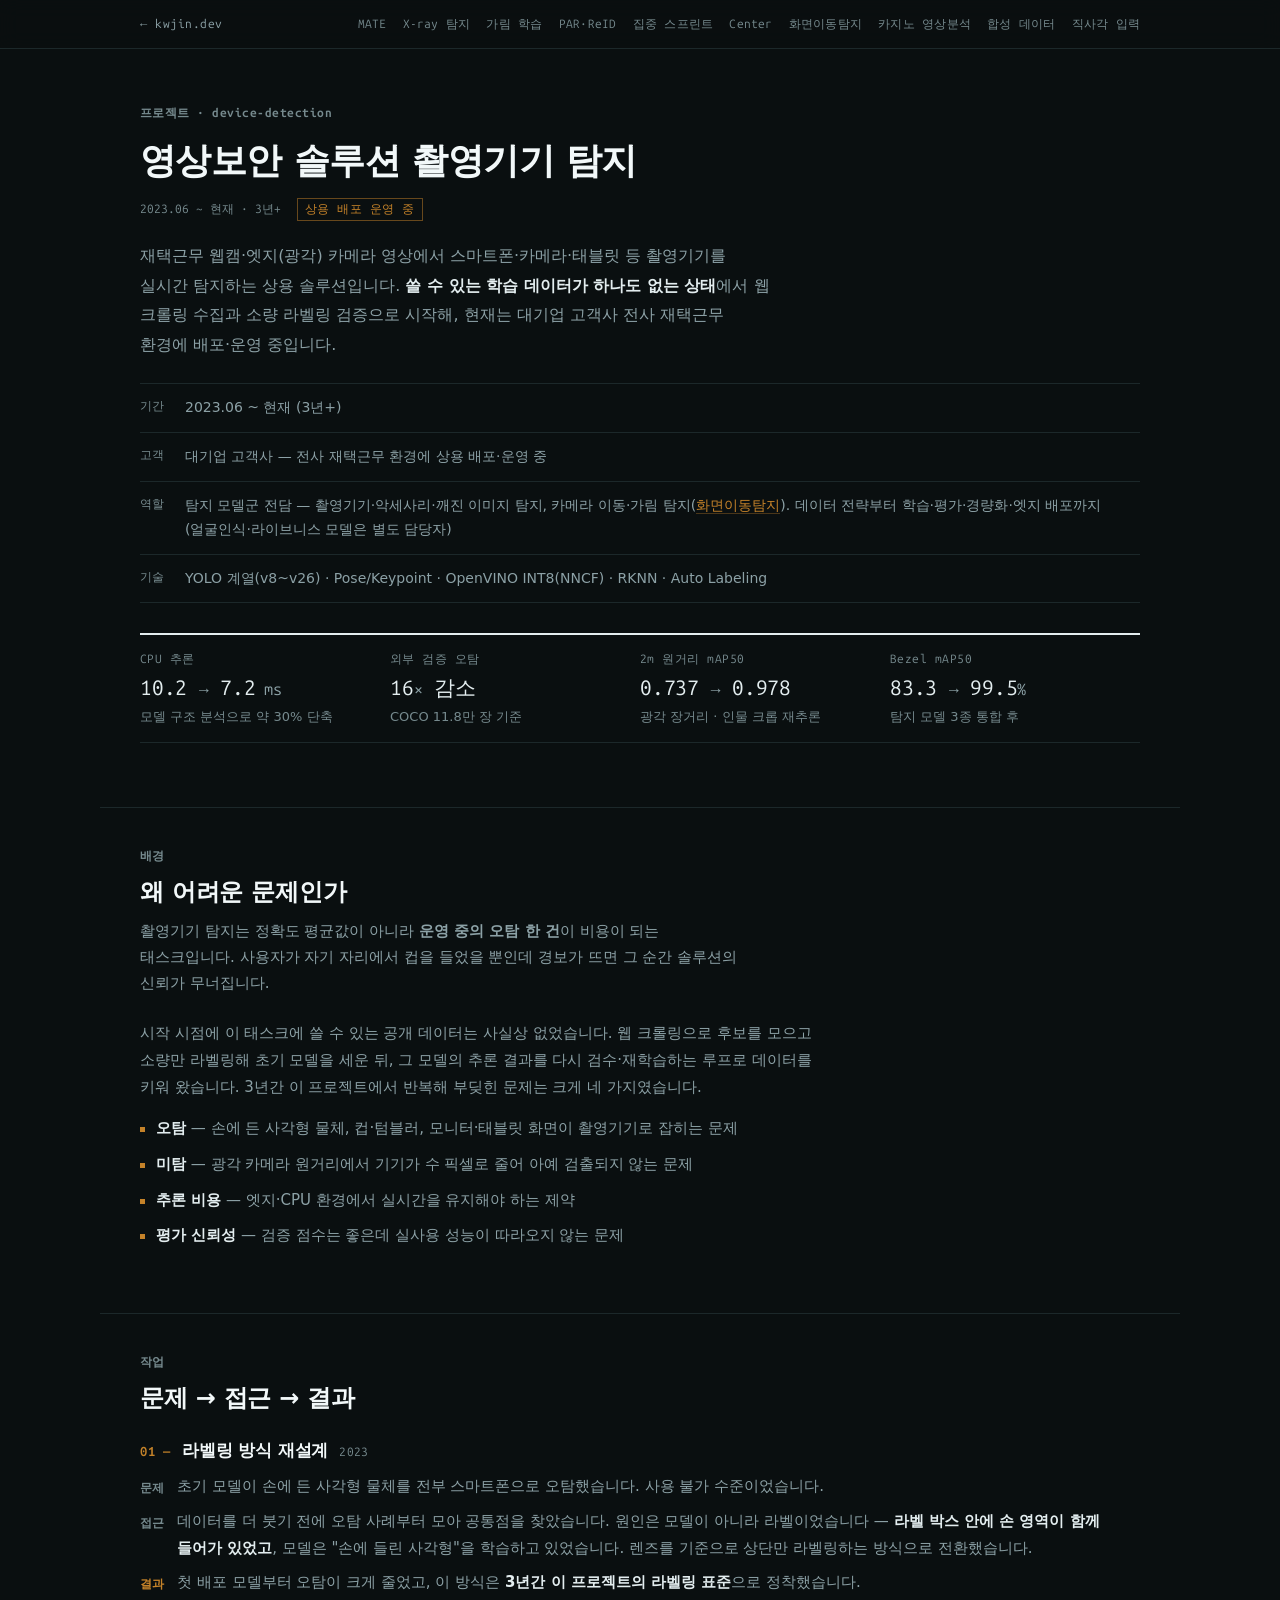
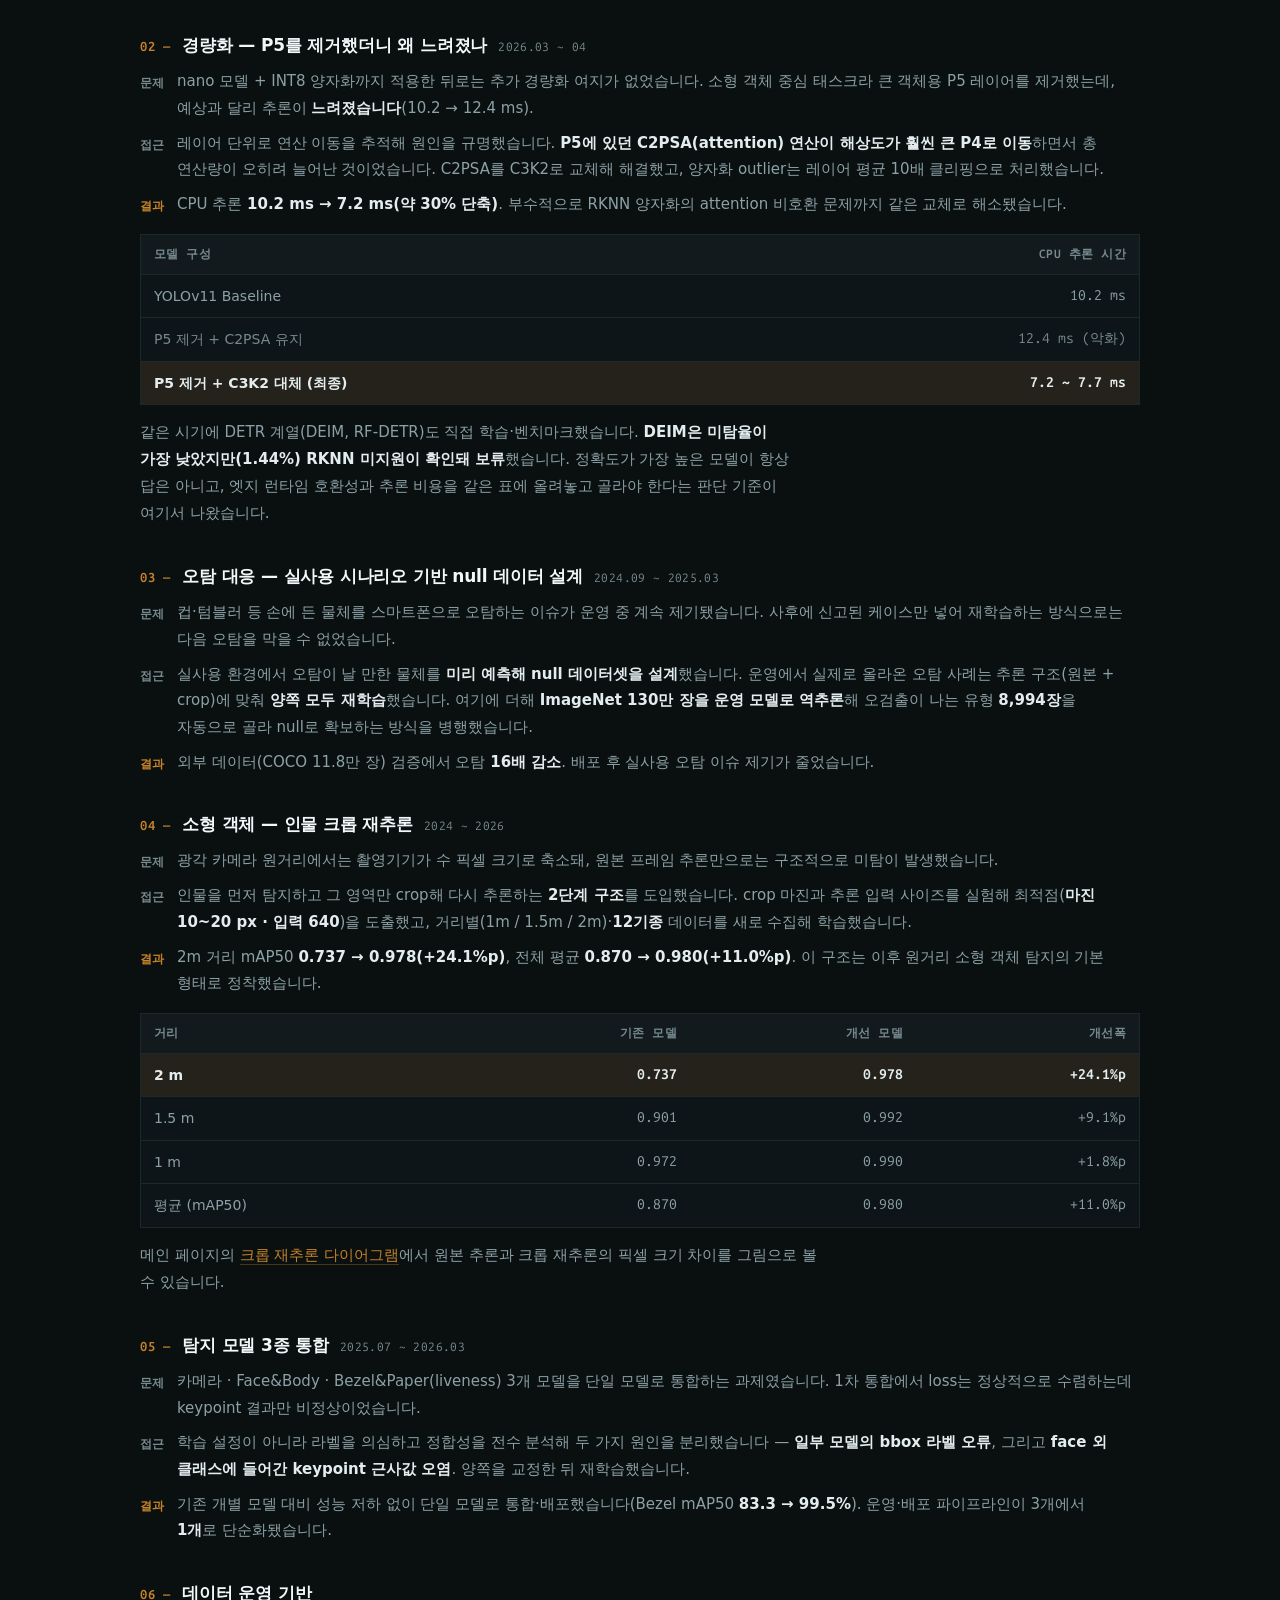
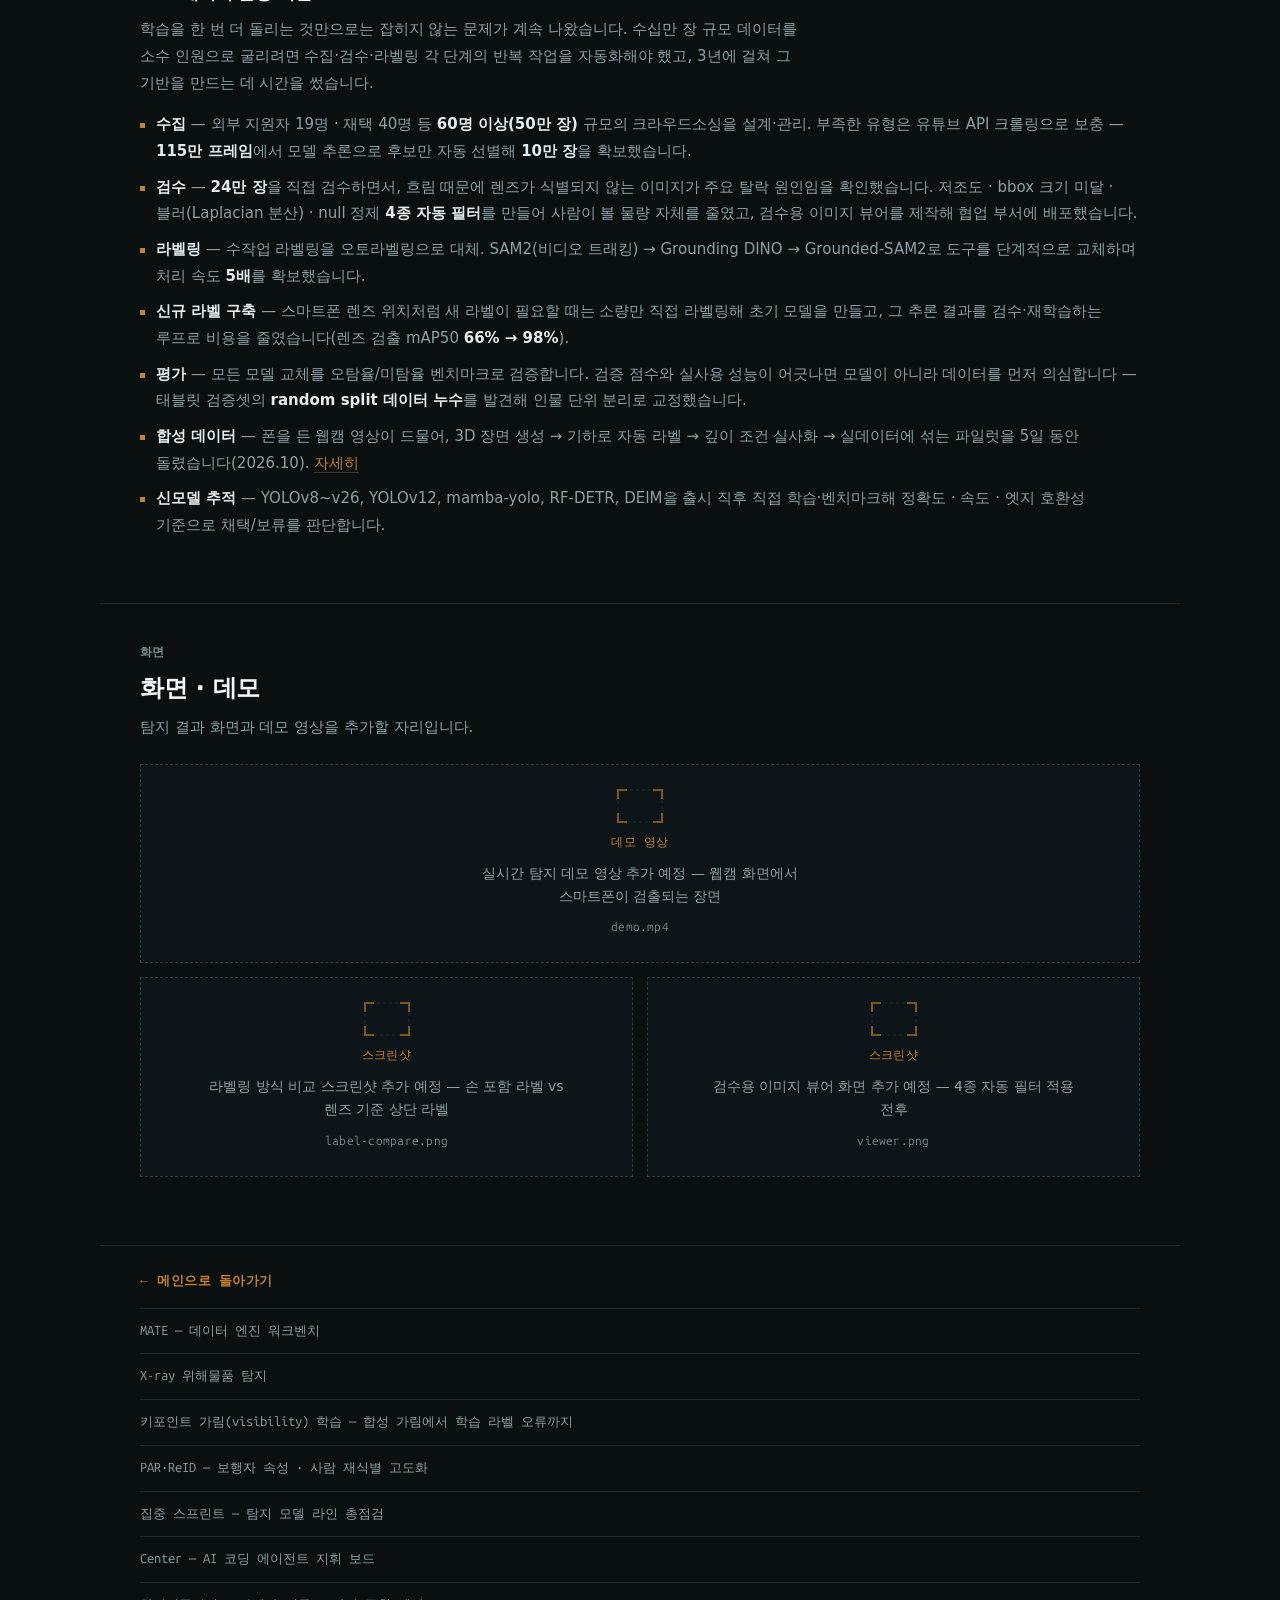
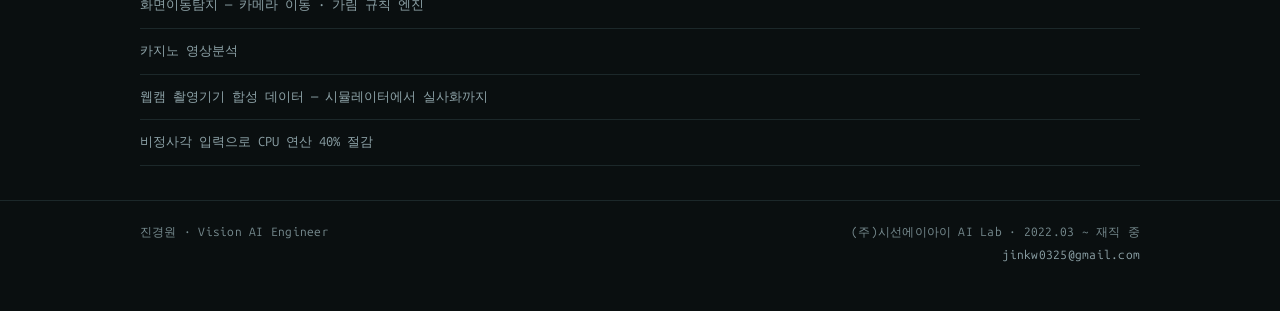
<file: projects/device-detection/index.html>
<!doctype html>
<html lang="ko">
<head>
<meta charset="utf-8">
<meta name="viewport" content="width=device-width, initial-scale=1">
<meta name="theme-color" content="#0A0F10">
<meta name="robots" content="noindex">
<title>영상보안 솔루션 촬영기기 탐지 · 진경원</title>
<link rel="stylesheet" href="/assets/site.css">
</head>

<a class="skip" href="#main">본문 바로가기</a>
<header class="topbar">
  <div class="wrap">
    <a class="brand" href="/">&larr; kwjin.dev</a>
    <nav class="navlinks" aria-label="다른 프로젝트">
      <a href="/projects/mate/">MATE</a>
      <a href="/projects/xray/">X-ray 탐지</a>
      <a href="/projects/visibility/">가림 학습</a>
      <a href="/projects/par-reid/">PAR·ReID</a>
      <a href="/projects/sprint/">집중 스프린트</a>
      <a href="/projects/center/">Center</a>
      <a href="/projects/tamper/">화면이동탐지</a>
      <a href="/projects/casino/">카지노 영상분석</a>
      <a href="/projects/synth-data/">합성 데이터</a>
      <a href="/projects/rect-input/">직사각 입력</a>
    </nav>
  </div>
</header>

<main id="main">

<!-- ================= HERO ================= -->
<section class="phero wrap">
  <span class="eyebrow">프로젝트 · device-detection</span>
  <h1 class="ptitle">영상보안 솔루션 촬영기기 탐지</h1>
  <div class="pmeta">
    <span>2023.06 ~ 현재 · 3년+</span>
    <span class="live">상용 배포 운영 중</span>
  </div>

  <p class="pitch">
    재택근무 웹캠·엣지(광각) 카메라 영상에서 스마트폰·카메라·태블릿 등 촬영기기를 실시간 탐지하는 상용 솔루션입니다.
    <strong>쓸 수 있는 학습 데이터가 하나도 없는 상태</strong>에서 웹 크롤링 수집과 소량 라벨링 검증으로 시작해,
    현재는 대기업 고객사 전사 재택근무 환경에 배포·운영 중입니다.
  </p>

  <dl class="factsheet">
    <dt>기간</dt>
    <dd>2023.06 ~ 현재 (3년+)</dd>
    <dt>고객</dt>
    <dd>대기업 고객사 — 전사 재택근무 환경에 상용 배포·운영 중</dd>
    <dt>역할</dt>
    <dd>탐지 모델군 전담 — 촬영기기·악세사리·깨진 이미지 탐지, 카메라 이동·가림 탐지(<a href="/projects/tamper/">화면이동탐지</a>). 데이터 전략부터 학습·평가·경량화·엣지 배포까지 (얼굴인식·라이브니스 모델은 별도 담당자)</dd>
    <dt>기술</dt>
    <dd>YOLO 계열(v8~v26) · Pose/Keypoint · OpenVINO INT8(NNCF) · RKNN · Auto Labeling</dd>
  </dl>

  <div class="stats">
    <div class="stat">
      <span class="k">CPU 추론</span>
      <span class="v">10.2 <em>→</em> 7.2<em> ms</em></span>
      <span class="d">모델 구조 분석으로 약 30% 단축</span>
    </div>
    <div class="stat">
      <span class="k">외부 검증 오탐</span>
      <span class="v">16<em>×</em> 감소</span>
      <span class="d">COCO 11.8만 장 기준</span>
    </div>
    <div class="stat">
      <span class="k">2m 원거리 mAP50</span>
      <span class="v">0.737 <em>→</em> 0.978</span>
      <span class="d">광각 장거리 · 인물 크롭 재추론</span>
    </div>
    <div class="stat">
      <span class="k">Bezel mAP50</span>
      <span class="v">83.3 <em>→</em> 99.5<em>%</em></span>
      <span class="d">탐지 모델 3종 통합 후</span>
    </div>
  </div>
</section>

<!-- ================= 문제 정의 ================= -->
<section class="sec wrap">
  <div class="sechead">
    <span class="eyebrow">배경</span>
    <h2>왜 어려운 문제인가</h2>
    <p class="lede">
      촬영기기 탐지는 정확도 평균값이 아니라 <strong>운영 중의 오탐 한 건</strong>이 비용이 되는 태스크입니다.
      사용자가 자기 자리에서 컵을 들었을 뿐인데 경보가 뜨면 그 순간 솔루션의 신뢰가 무너집니다.
    </p>
  </div>

  <div class="blocks">
    <div class="block">
      <p>
        시작 시점에 이 태스크에 쓸 수 있는 공개 데이터는 사실상 없었습니다.
        웹 크롤링으로 후보를 모으고 소량만 라벨링해 초기 모델을 세운 뒤,
        그 모델의 추론 결과를 다시 검수·재학습하는 루프로 데이터를 키워 왔습니다.
        3년간 이 프로젝트에서 반복해 부딪힌 문제는 크게 네 가지였습니다.
      </p>
      <ul class="blist" style="margin-top:14px">
        <li><span><b>오탐</b> — 손에 든 사각형 물체, 컵·텀블러, 모니터·태블릿 화면이 촬영기기로 잡히는 문제</span></li>
        <li><span><b>미탐</b> — 광각 카메라 원거리에서 기기가 수 픽셀로 줄어 아예 검출되지 않는 문제</span></li>
        <li><span><b>추론 비용</b> — 엣지·CPU 환경에서 실시간을 유지해야 하는 제약</span></li>
        <li><span><b>평가 신뢰성</b> — 검증 점수는 좋은데 실사용 성능이 따라오지 않는 문제</span></li>
      </ul>
    </div>
  </div>
</section>

<!-- ================= 본문 ================= -->
<section class="sec wrap">
  <div class="sechead">
    <span class="eyebrow">작업</span>
    <h2>문제 → 접근 → 결과</h2>
  </div>

  <div class="blocks">

    <div class="block">
      <h4><span class="bn">01 &mdash;</span> 라벨링 방식 재설계 <span class="when">2023</span></h4>
      <div class="pab">
        <div><span class="tag">문제</span><p>초기 모델이 손에 든 사각형 물체를 전부 스마트폰으로 오탐했습니다. 사용 불가 수준이었습니다.</p></div>
        <div><span class="tag">접근</span><p>데이터를 더 붓기 전에 오탐 사례부터 모아 공통점을 찾았습니다. 원인은 모델이 아니라 라벨이었습니다 — <b>라벨 박스 안에 손 영역이 함께 들어가 있었고</b>, 모델은 "손에 들린 사각형"을 학습하고 있었습니다. 렌즈를 기준으로 상단만 라벨링하는 방식으로 전환했습니다.</p></div>
        <div><span class="tag r">결과</span><p>첫 배포 모델부터 오탐이 크게 줄었고, 이 방식은 <b>3년간 이 프로젝트의 라벨링 표준</b>으로 정착했습니다.</p></div>
      </div>
    </div>

    <div class="block">
      <h4><span class="bn">02 &mdash;</span> 경량화 — P5를 제거했더니 왜 느려졌나 <span class="when">2026.03 ~ 04</span></h4>
      <div class="pab">
        <div><span class="tag">문제</span><p>nano 모델 + INT8 양자화까지 적용한 뒤로는 추가 경량화 여지가 없었습니다. 소형 객체 중심 태스크라 큰 객체용 P5 레이어를 제거했는데, 예상과 달리 추론이 <b>느려졌습니다</b>(10.2 → 12.4 ms).</p></div>
        <div><span class="tag">접근</span><p>레이어 단위로 연산 이동을 추적해 원인을 규명했습니다. <b>P5에 있던 C2PSA(attention) 연산이 해상도가 훨씬 큰 P4로 이동</b>하면서 총 연산량이 오히려 늘어난 것이었습니다. C2PSA를 C3K2로 교체해 해결했고, 양자화 outlier는 레이어 평균 10배 클리핑으로 처리했습니다.</p></div>
        <div><span class="tag r">결과</span><p>CPU 추론 <b>10.2 ms → 7.2 ms(약 30% 단축)</b>. 부수적으로 RKNN 양자화의 attention 비호환 문제까지 같은 교체로 해소됐습니다.</p></div>
      </div>
      <div class="tbl-wrap" style="margin-top:16px">
        <table class="data">
          <thead><tr><th scope="col">모델 구성</th><th scope="col">CPU 추론 시간</th></tr></thead>
          <tbody>
            <tr><td>YOLOv11 Baseline</td><td>10.2 ms</td></tr>
            <tr class="lose"><td>P5 제거 + C2PSA 유지</td><td>12.4 ms (악화)</td></tr>
            <tr class="win"><td>P5 제거 + C3K2 대체 (최종)</td><td>7.2 ~ 7.7 ms</td></tr>
          </tbody>
        </table>
      </div>
      <p style="margin-top:14px">
        같은 시기에 DETR 계열(DEIM, RF-DETR)도 직접 학습·벤치마크했습니다.
        <b>DEIM은 미탐율이 가장 낮았지만(1.44%) RKNN 미지원이 확인돼 보류</b>했습니다.
        정확도가 가장 높은 모델이 항상 답은 아니고, 엣지 런타임 호환성과 추론 비용을 같은 표에 올려놓고 골라야 한다는 판단 기준이 여기서 나왔습니다.
      </p>
    </div>

    <div class="block">
      <h4><span class="bn">03 &mdash;</span> 오탐 대응 — 실사용 시나리오 기반 null 데이터 설계 <span class="when">2024.09 ~ 2025.03</span></h4>
      <div class="pab">
        <div><span class="tag">문제</span><p>컵·텀블러 등 손에 든 물체를 스마트폰으로 오탐하는 이슈가 운영 중 계속 제기됐습니다. 사후에 신고된 케이스만 넣어 재학습하는 방식으로는 다음 오탐을 막을 수 없었습니다.</p></div>
        <div><span class="tag">접근</span><p>실사용 환경에서 오탐이 날 만한 물체를 <b>미리 예측해 null 데이터셋을 설계</b>했습니다. 운영에서 실제로 올라온 오탐 사례는 추론 구조(원본 + crop)에 맞춰 <b>양쪽 모두 재학습</b>했습니다. 여기에 더해 <b>ImageNet 130만 장을 운영 모델로 역추론</b>해 오검출이 나는 유형 <b>8,994장</b>을 자동으로 골라 null로 확보하는 방식을 병행했습니다.</p></div>
        <div><span class="tag r">결과</span><p>외부 데이터(COCO 11.8만 장) 검증에서 오탐 <b>16배 감소</b>. 배포 후 실사용 오탐 이슈 제기가 줄었습니다.</p></div>
      </div>
    </div>

    <div class="block">
      <h4><span class="bn">04 &mdash;</span> 소형 객체 — 인물 크롭 재추론 <span class="when">2024 ~ 2026</span></h4>
      <div class="pab">
        <div><span class="tag">문제</span><p>광각 카메라 원거리에서는 촬영기기가 수 픽셀 크기로 축소돼, 원본 프레임 추론만으로는 구조적으로 미탐이 발생했습니다.</p></div>
        <div><span class="tag">접근</span><p>인물을 먼저 탐지하고 그 영역만 crop해 다시 추론하는 <b>2단계 구조</b>를 도입했습니다. crop 마진과 추론 입력 사이즈를 실험해 최적점(<b>마진 10~20 px · 입력 640</b>)을 도출했고, 거리별(1m / 1.5m / 2m)·<b>12기종</b> 데이터를 새로 수집해 학습했습니다.</p></div>
        <div><span class="tag r">결과</span><p>2m 거리 mAP50 <b>0.737 → 0.978(+24.1%p)</b>, 전체 평균 <b>0.870 → 0.980(+11.0%p)</b>. 이 구조는 이후 원거리 소형 객체 탐지의 기본 형태로 정착했습니다.</p></div>
      </div>
      <div class="tbl-wrap" style="margin-top:16px">
        <table class="data">
          <thead><tr><th scope="col">거리</th><th scope="col">기존 모델</th><th scope="col">개선 모델</th><th scope="col">개선폭</th></tr></thead>
          <tbody>
            <tr class="win"><td>2 m</td><td>0.737</td><td>0.978</td><td>+24.1%p</td></tr>
            <tr><td>1.5 m</td><td>0.901</td><td>0.992</td><td>+9.1%p</td></tr>
            <tr><td>1 m</td><td>0.972</td><td>0.990</td><td>+1.8%p</td></tr>
            <tr><td>평균 (mAP50)</td><td>0.870</td><td>0.980</td><td>+11.0%p</td></tr>
          </tbody>
        </table>
      </div>
      <p style="margin-top:14px">
        메인 페이지의 <a href="/#twostage">크롭 재추론 다이어그램</a>에서 원본 추론과 크롭 재추론의 픽셀 크기 차이를 그림으로 볼 수 있습니다.
      </p>
    </div>

    <div class="block">
      <h4><span class="bn">05 &mdash;</span> 탐지 모델 3종 통합 <span class="when">2025.07 ~ 2026.03</span></h4>
      <div class="pab">
        <div><span class="tag">문제</span><p>카메라 · Face&amp;Body · Bezel&amp;Paper(liveness) 3개 모델을 단일 모델로 통합하는 과제였습니다. 1차 통합에서 loss는 정상적으로 수렴하는데 keypoint 결과만 비정상이었습니다.</p></div>
        <div><span class="tag">접근</span><p>학습 설정이 아니라 라벨을 의심하고 정합성을 전수 분석해 두 가지 원인을 분리했습니다 — <b>일부 모델의 bbox 라벨 오류</b>, 그리고 <b>face 외 클래스에 들어간 keypoint 근사값 오염</b>. 양쪽을 교정한 뒤 재학습했습니다.</p></div>
        <div><span class="tag r">결과</span><p>기존 개별 모델 대비 성능 저하 없이 단일 모델로 통합·배포했습니다(Bezel mAP50 <b>83.3 → 99.5%</b>). 운영·배포 파이프라인이 3개에서 <b>1개</b>로 단순화됐습니다.</p></div>
      </div>
    </div>

    <div class="block">
      <h4><span class="bn">06 &mdash;</span> 데이터 운영 기반</h4>
      <p>
        학습을 한 번 더 돌리는 것만으로는 잡히지 않는 문제가 계속 나왔습니다.
        수십만 장 규모 데이터를 소수 인원으로 굴리려면 수집·검수·라벨링 각 단계의 반복 작업을 자동화해야 했고,
        3년에 걸쳐 그 기반을 만드는 데 시간을 썼습니다.
      </p>
      <ul class="blist" style="margin-top:14px">
        <li><span><b>수집</b> — 외부 지원자 19명 · 재택 40명 등 <b>60명 이상(50만 장)</b> 규모의 크라우드소싱을 설계·관리. 부족한 유형은 유튜브 API 크롤링으로 보충 — <b>115만 프레임</b>에서 모델 추론으로 후보만 자동 선별해 <b>10만 장</b>을 확보했습니다.</span></li>
        <li><span><b>검수</b> — <b>24만 장</b>을 직접 검수하면서, 흐림 때문에 렌즈가 식별되지 않는 이미지가 주요 탈락 원인임을 확인했습니다. 저조도 · bbox 크기 미달 · 블러(Laplacian 분산) · null 정제 <b>4종 자동 필터</b>를 만들어 사람이 볼 물량 자체를 줄였고, 검수용 이미지 뷰어를 제작해 협업 부서에 배포했습니다.</span></li>
        <li><span><b>라벨링</b> — 수작업 라벨링을 오토라벨링으로 대체. SAM2(비디오 트래킹) → Grounding DINO → Grounded-SAM2로 도구를 단계적으로 교체하며 처리 속도 <b>5배</b>를 확보했습니다.</span></li>
        <li><span><b>신규 라벨 구축</b> — 스마트폰 렌즈 위치처럼 새 라벨이 필요할 때는 소량만 직접 라벨링해 초기 모델을 만들고, 그 추론 결과를 검수·재학습하는 루프로 비용을 줄였습니다(렌즈 검출 mAP50 <b>66% → 98%</b>).</span></li>
        <li><span><b>평가</b> — 모든 모델 교체를 오탐율/미탐율 벤치마크로 검증합니다. 검증 점수와 실사용 성능이 어긋나면 모델이 아니라 데이터를 먼저 의심합니다 — 태블릿 검증셋의 <b>random split 데이터 누수</b>를 발견해 인물 단위 분리로 교정했습니다.</span></li>
        <li><span><b>합성 데이터</b> — 폰을 든 웹캠 영상이 드물어, 3D 장면 생성 → 기하로 자동 라벨 → 깊이 조건 실사화 → 실데이터에 섞는 파일럿을 5일 동안 돌렸습니다(2026.10). <a href="/projects/synth-data/">자세히</a></span></li>
        <li><span><b>신모델 추적</b> — YOLOv8~v26, YOLOv12, mamba-yolo, RF-DETR, DEIM을 출시 직후 직접 학습·벤치마크해 정확도 · 속도 · 엣지 호환성 기준으로 채택/보류를 판단합니다.</span></li>
      </ul>
    </div>

  </div>
</section>

<!-- ================= MEDIA ================= -->
<section class="sec wrap">
  <div class="sechead">
    <span class="eyebrow">화면</span>
    <h2>화면 · 데모</h2>
    <p class="lede">탐지 결과 화면과 데모 영상을 추가할 자리입니다.</p>
  </div>
  <div class="media">
    <div class="ph wide">
      <svg width="46" height="34" viewBox="0 0 46 34" fill="none" aria-hidden="true">
        <rect x="1" y="1" width="44" height="32" stroke="var(--line-strong)" stroke-dasharray="3 3"/>
        <path d="M1 10V1h9M36 1h9v9M45 24v9h-9M10 33H1v-9" stroke="var(--accent)" stroke-width="2"/>
      </svg>
      <span class="ph-k">데모 영상</span>
      <span class="ph-t">실시간 탐지 데모 영상 추가 예정 — 웹캠 화면에서 스마트폰이 검출되는 장면</span>
      <span class="ph-n">demo.mp4</span>
    </div>
    <div class="ph">
      <svg width="46" height="34" viewBox="0 0 46 34" fill="none" aria-hidden="true">
        <rect x="1" y="1" width="44" height="32" stroke="var(--line-strong)" stroke-dasharray="3 3"/>
        <path d="M1 10V1h9M36 1h9v9M45 24v9h-9M10 33H1v-9" stroke="var(--accent)" stroke-width="2"/>
      </svg>
      <span class="ph-k">스크린샷</span>
      <span class="ph-t">라벨링 방식 비교 스크린샷 추가 예정 — 손 포함 라벨 vs 렌즈 기준 상단 라벨</span>
      <span class="ph-n">label-compare.png</span>
    </div>
    <div class="ph">
      <svg width="46" height="34" viewBox="0 0 46 34" fill="none" aria-hidden="true">
        <rect x="1" y="1" width="44" height="32" stroke="var(--line-strong)" stroke-dasharray="3 3"/>
        <path d="M1 10V1h9M36 1h9v9M45 24v9h-9M10 33H1v-9" stroke="var(--accent)" stroke-width="2"/>
      </svg>
      <span class="ph-k">스크린샷</span>
      <span class="ph-t">검수용 이미지 뷰어 화면 추가 예정 — 4종 자동 필터 적용 전후</span>
      <span class="ph-n">viewer.png</span>
    </div>
  </div>
</section>

</main>

<div class="wrap backrow">
  <a class="backlink" href="/"><span class="arw" aria-hidden="true">&larr;</span> 메인으로 돌아가기</a>
  <div class="siblings">
    <a href="/projects/mate/">MATE — 데이터 엔진 워크벤치</a>
    <a href="/projects/xray/">X-ray 위해물품 탐지</a>
    <a href="/projects/visibility/">키포인트 가림(visibility) 학습 — 합성 가림에서 학습 라벨 오류까지</a>
    <a href="/projects/par-reid/">PAR·ReID — 보행자 속성 · 사람 재식별 고도화</a>
    <a href="/projects/sprint/">집중 스프린트 — 탐지 모델 라인 총점검</a>
    <a href="/projects/center/">Center — AI 코딩 에이전트 지휘 보드</a>
    <a href="/projects/tamper/">화면이동탐지 — 카메라 이동 · 가림 규칙 엔진</a>
    <a href="/projects/casino/">카지노 영상분석</a>
    <a href="/projects/synth-data/">웹캠 촬영기기 합성 데이터 — 시뮬레이터에서 실사화까지</a>
    <a href="/projects/rect-input/">비정사각 입력으로 CPU 연산 40% 절감</a>
  </div>
</div>

<footer>
  <div class="wrap foot">
    <span class="stackline">진경원 · Vision AI Engineer</span>
    <span class="footmeta">
      (주)시선에이아이 AI Lab · 2022.03 ~ 재직 중<br>
      <a href="mailto:jinkw0325@gmail.com">jinkw0325@gmail.com</a>
    </span>
  </div>
</footer>

</html>
</file>
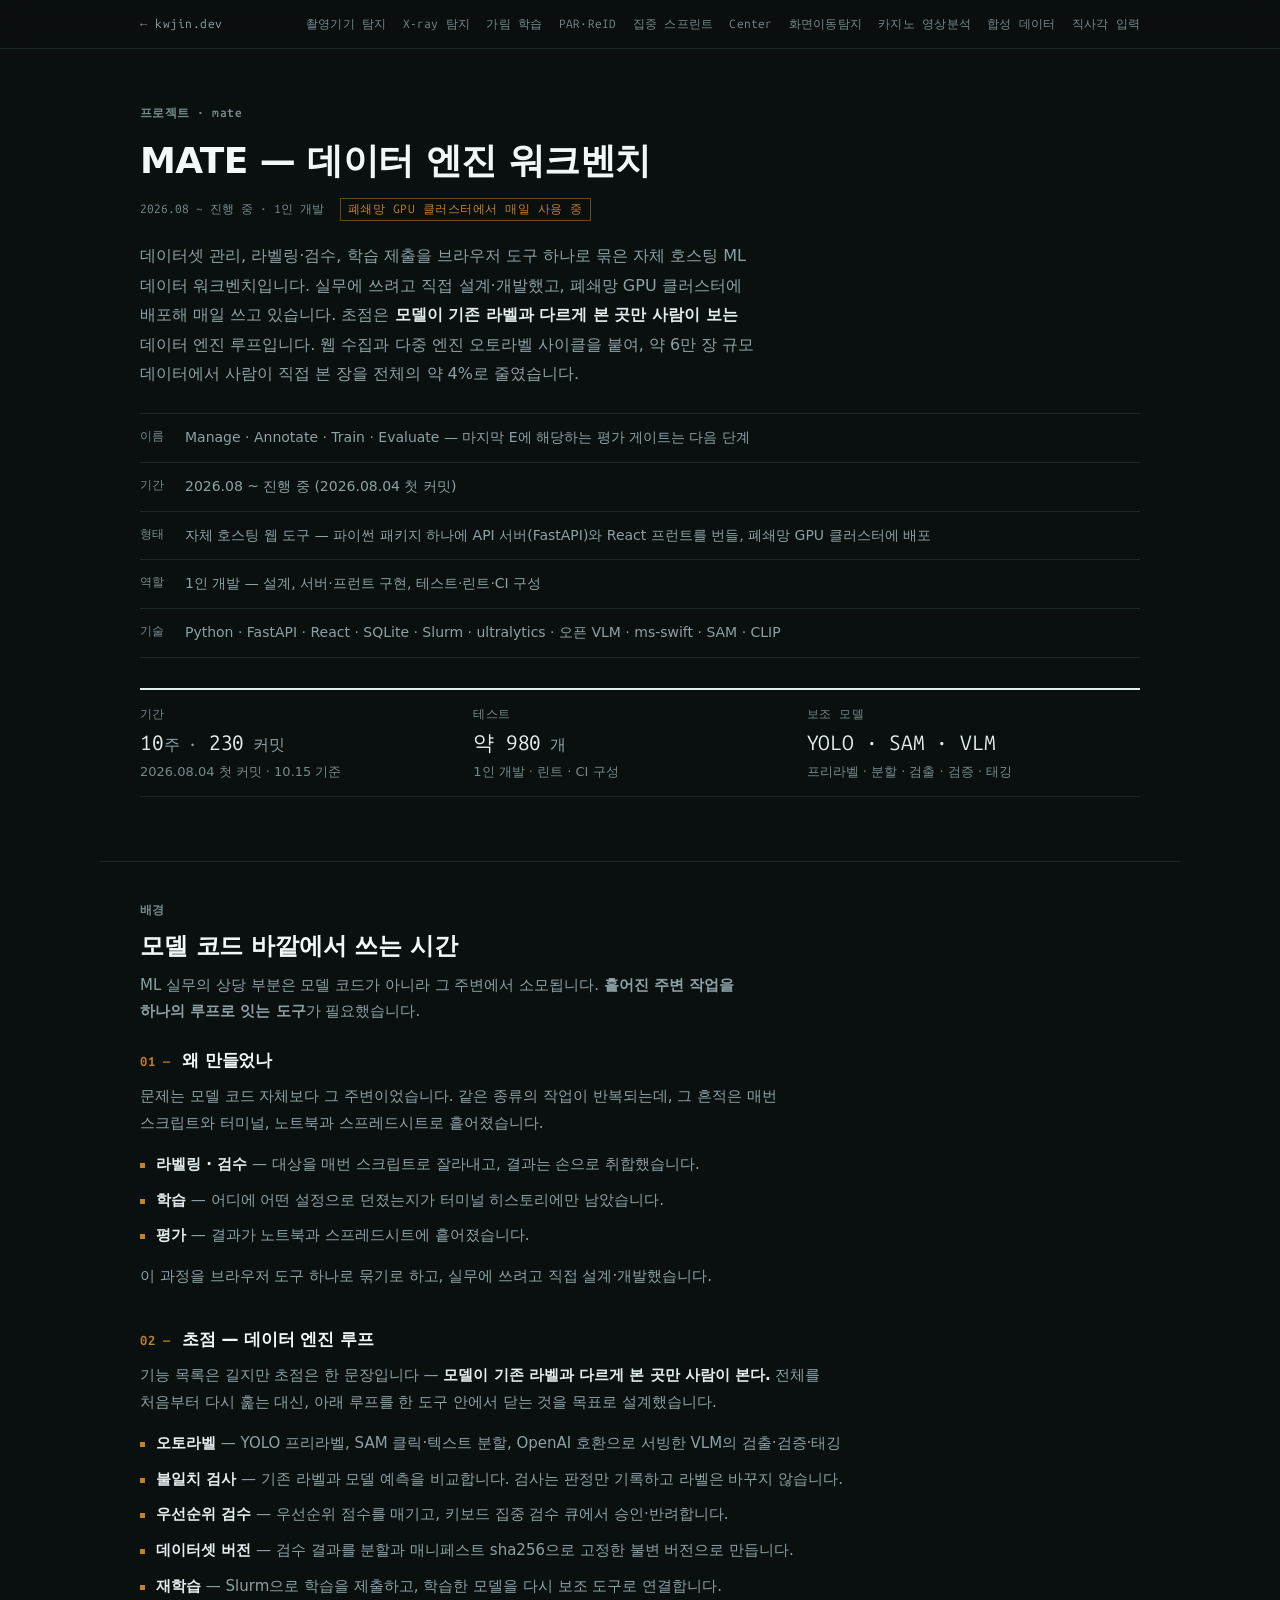
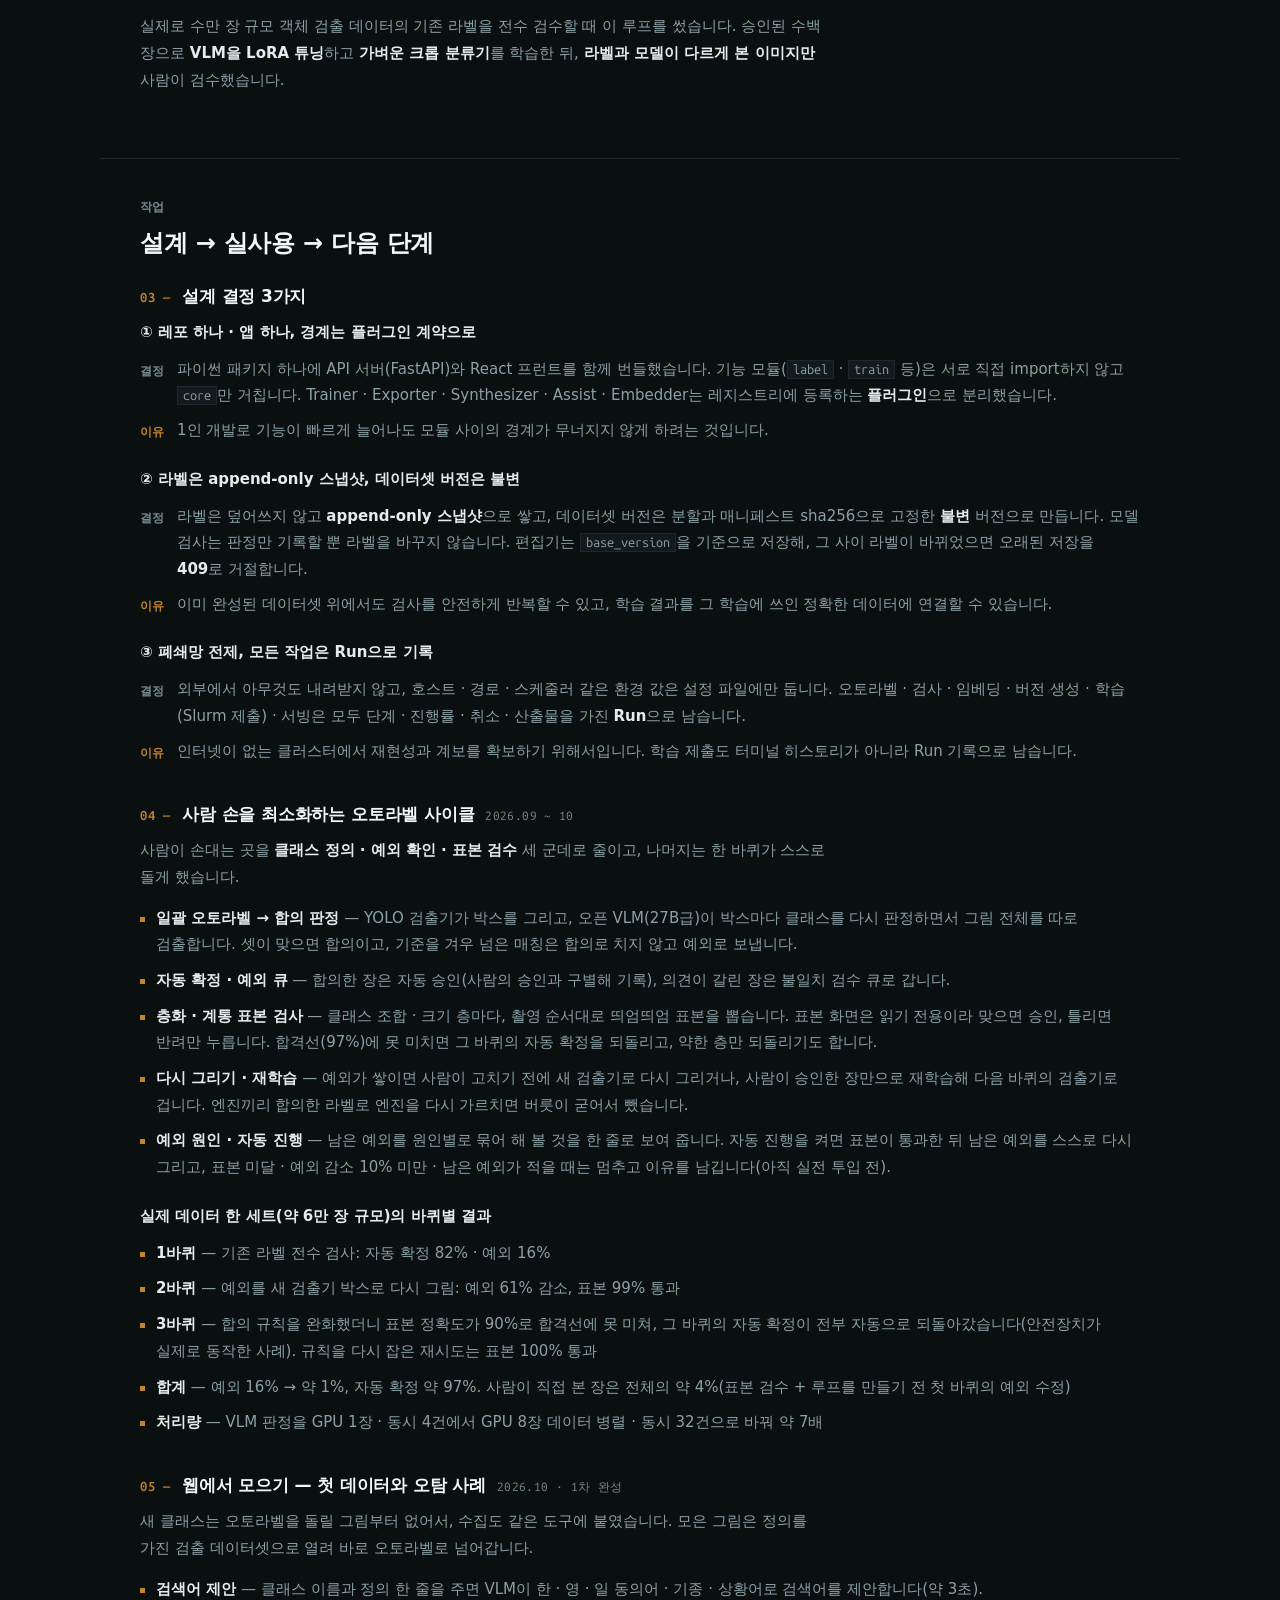
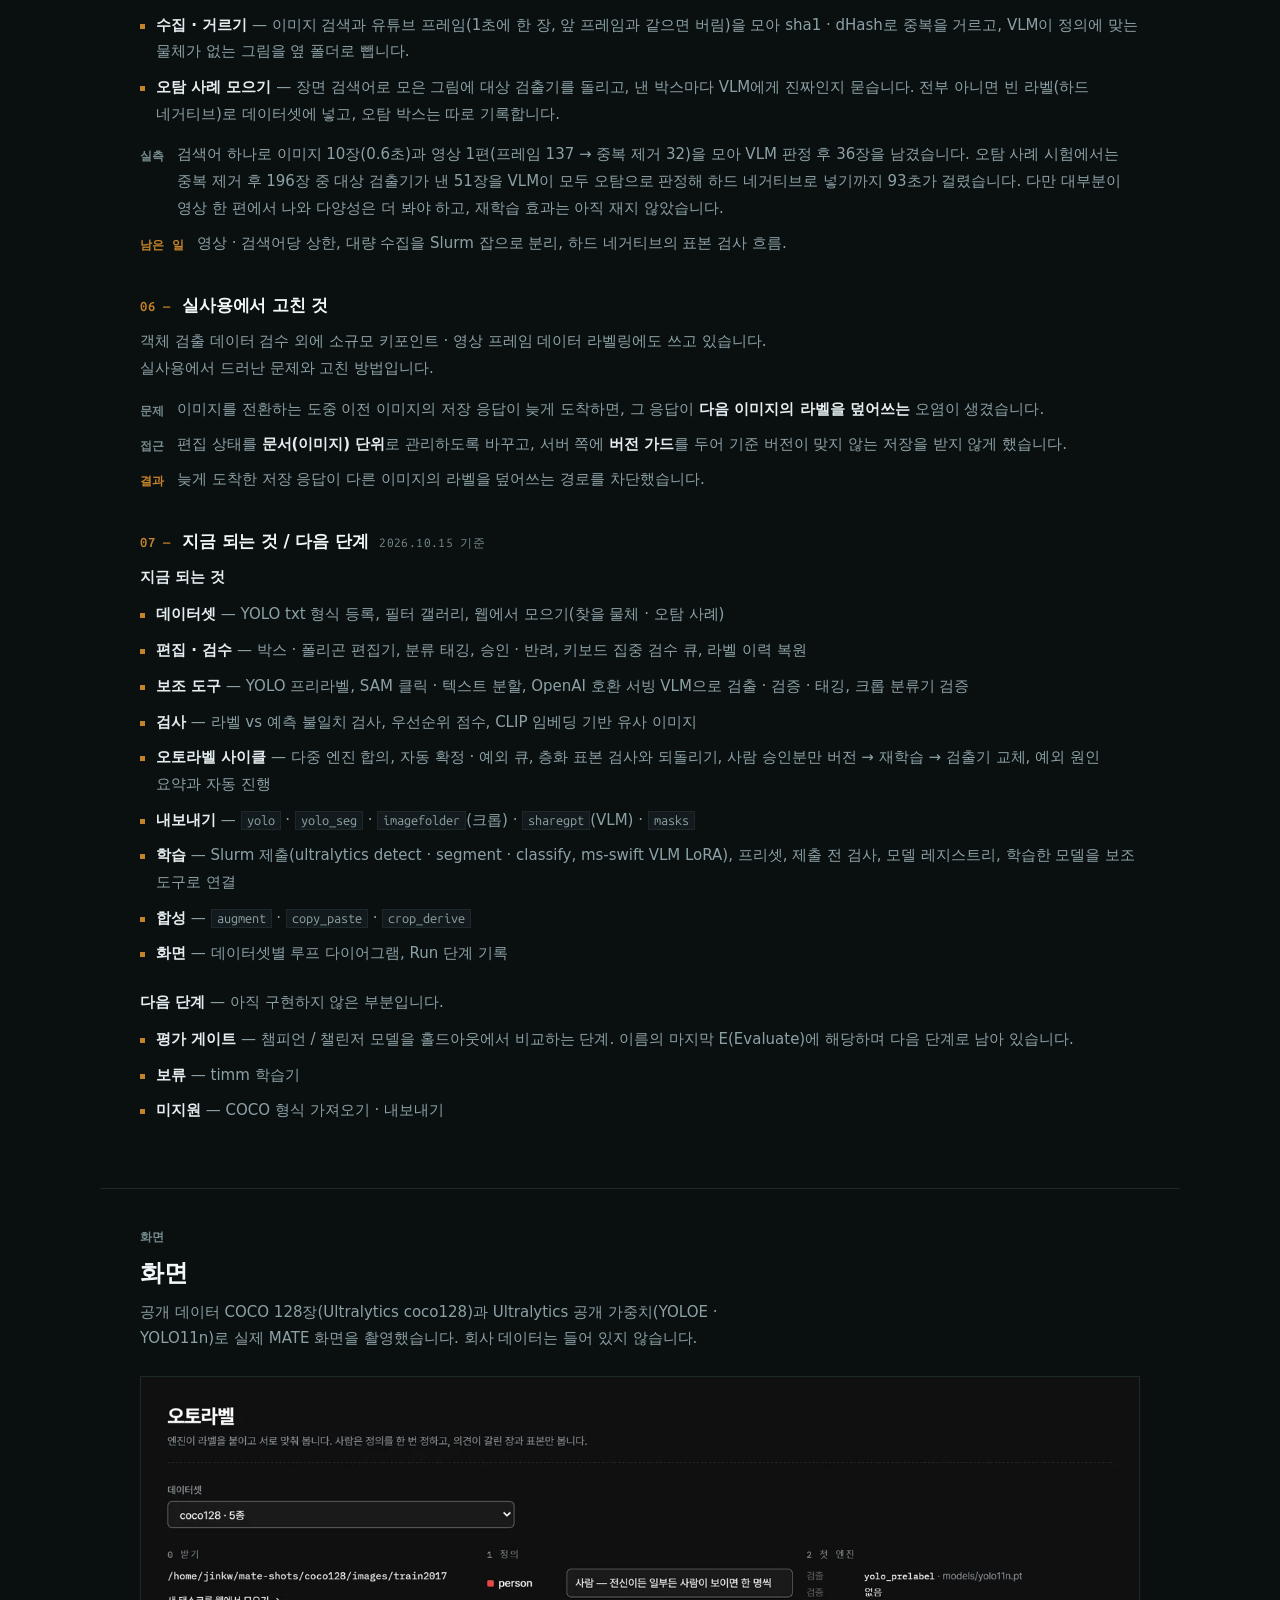
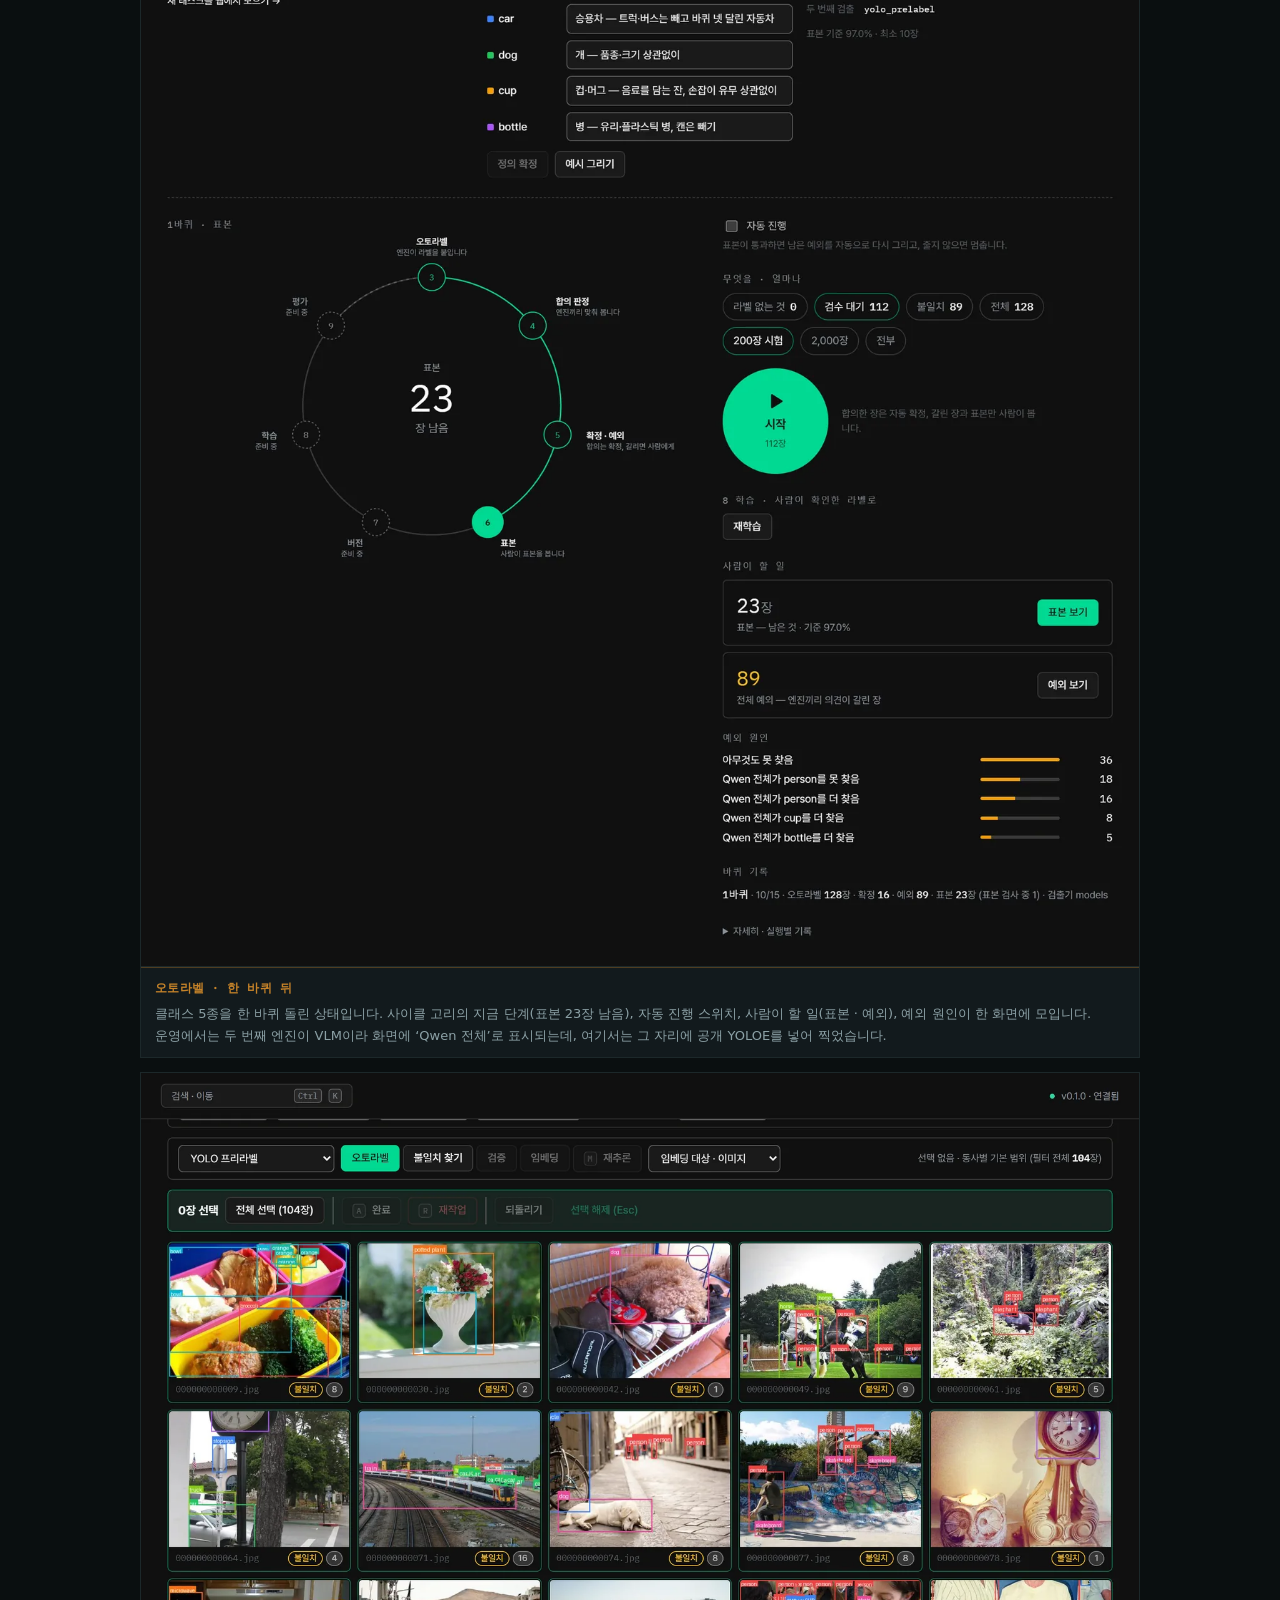
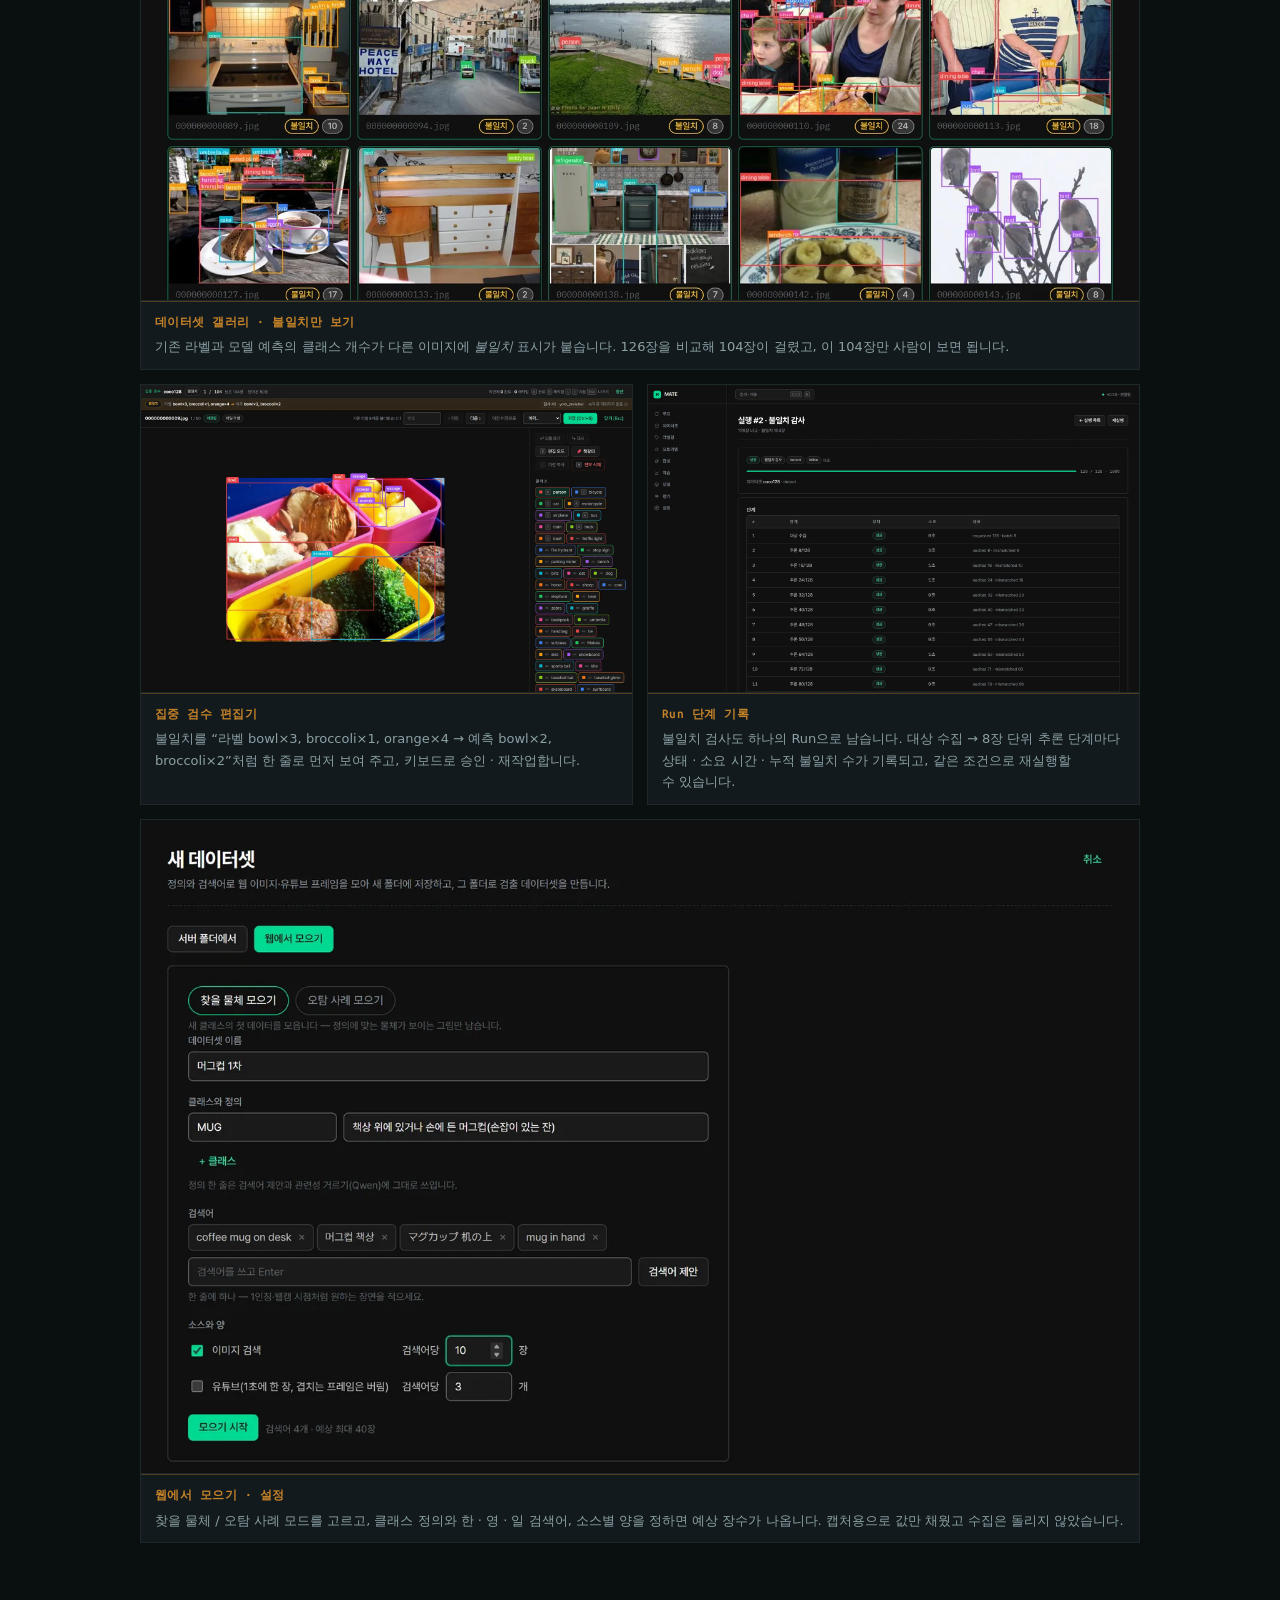
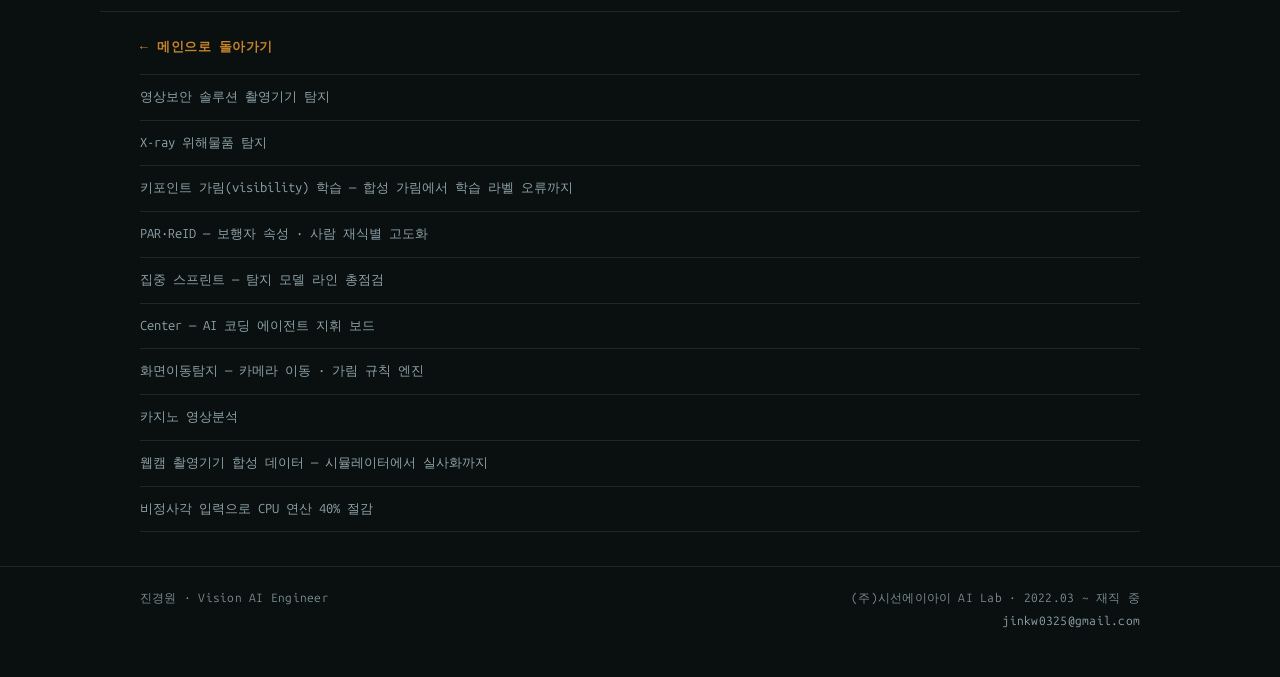
<file: projects/mate/index.html>
<!doctype html>
<html lang="ko">
<head>
<meta charset="utf-8">
<meta name="viewport" content="width=device-width, initial-scale=1">
<meta name="theme-color" content="#0A0F10">
<meta name="robots" content="noindex">
<title>MATE — 데이터 엔진 워크벤치 · 진경원</title>
<link rel="stylesheet" href="/assets/site.css">
</head>

<a class="skip" href="#main">본문 바로가기</a>
<header class="topbar">
  <div class="wrap">
    <a class="brand" href="/">&larr; kwjin.dev</a>
    <nav class="navlinks" aria-label="다른 프로젝트">
      <a href="/projects/device-detection/">촬영기기 탐지</a>
      <a href="/projects/xray/">X-ray 탐지</a>
      <a href="/projects/visibility/">가림 학습</a>
      <a href="/projects/par-reid/">PAR·ReID</a>
      <a href="/projects/sprint/">집중 스프린트</a>
      <a href="/projects/center/">Center</a>
      <a href="/projects/tamper/">화면이동탐지</a>
      <a href="/projects/casino/">카지노 영상분석</a>
      <a href="/projects/synth-data/">합성 데이터</a>
      <a href="/projects/rect-input/">직사각 입력</a>
    </nav>
  </div>
</header>

<main id="main">

<!-- ================= HERO ================= -->
<section class="phero wrap">
  <span class="eyebrow">프로젝트 · mate</span>
  <h1 class="ptitle">MATE — 데이터 엔진 워크벤치</h1>
  <div class="pmeta">
    <span>2026.08 ~ 진행 중 · 1인 개발</span>
    <span class="live">폐쇄망 GPU 클러스터에서 매일 사용 중</span>
  </div>

  <p class="pitch">
    데이터셋 관리, 라벨링·검수, 학습 제출을 브라우저 도구 하나로 묶은 자체 호스팅 ML 데이터 워크벤치입니다.
    실무에 쓰려고 직접 설계·개발했고, 폐쇄망 GPU 클러스터에 배포해 매일 쓰고 있습니다.
    초점은 <strong>모델이 기존 라벨과 다르게 본 곳만 사람이 보는</strong> 데이터 엔진 루프입니다.
    웹 수집과 다중 엔진 오토라벨 사이클을 붙여, 약 6만 장 규모 데이터에서 사람이 직접 본 장을 전체의 약 4%로 줄였습니다.
  </p>

  <dl class="factsheet">
    <dt>이름</dt>
    <dd>Manage · Annotate · Train · Evaluate — 마지막 E에 해당하는 평가 게이트는 다음 단계</dd>
    <dt>기간</dt>
    <dd>2026.08 ~ 진행 중 (2026.08.04 첫 커밋)</dd>
    <dt>형태</dt>
    <dd>자체 호스팅 웹 도구 — 파이썬 패키지 하나에 API 서버(FastAPI)와 React 프런트를 번들, 폐쇄망 GPU 클러스터에 배포</dd>
    <dt>역할</dt>
    <dd>1인 개발 — 설계, 서버·프런트 구현, 테스트·린트·CI 구성</dd>
    <dt>기술</dt>
    <dd>Python · FastAPI · React · SQLite · Slurm · ultralytics · 오픈 VLM · ms-swift · SAM · CLIP</dd>
  </dl>

  <div class="stats three">
    <div class="stat">
      <span class="k">기간</span>
      <span class="v">10<em>주 ·</em> 230<em> 커밋</em></span>
      <span class="d">2026.08.04 첫 커밋 · 10.15 기준</span>
    </div>
    <div class="stat">
      <span class="k">테스트</span>
      <span class="v">약 980<em> 개</em></span>
      <span class="d">1인 개발 · 린트 · CI 구성</span>
    </div>
    <div class="stat">
      <span class="k">보조 모델</span>
      <span class="v">YOLO · SAM · VLM</span>
      <span class="d">프리라벨 · 분할 · 검출 · 검증 · 태깅</span>
    </div>
  </div>
</section>

<!-- ================= 문제 정의 ================= -->
<section class="sec wrap">
  <div class="sechead">
    <span class="eyebrow">배경</span>
    <h2>모델 코드 바깥에서 쓰는 시간</h2>
    <p class="lede">
      ML 실무의 상당 부분은 모델 코드가 아니라 그 주변에서 소모됩니다.
      <strong>흩어진 주변 작업을 하나의 루프로 잇는 도구</strong>가 필요했습니다.
    </p>
  </div>

  <div class="blocks">

    <div class="block">
      <h4><span class="bn">01 &mdash;</span> 왜 만들었나</h4>
      <p>
        문제는 모델 코드 자체보다 그 주변이었습니다.
        같은 종류의 작업이 반복되는데, 그 흔적은 매번 스크립트와 터미널, 노트북과 스프레드시트로 흩어졌습니다.
      </p>
      <ul class="blist" style="margin-top:14px">
        <li><span><b>라벨링 · 검수</b> — 대상을 매번 스크립트로 잘라내고, 결과는 손으로 취합했습니다.</span></li>
        <li><span><b>학습</b> — 어디에 어떤 설정으로 던졌는지가 터미널 히스토리에만 남았습니다.</span></li>
        <li><span><b>평가</b> — 결과가 노트북과 스프레드시트에 흩어졌습니다.</span></li>
      </ul>
      <p style="margin-top:14px">
        이 과정을 브라우저 도구 하나로 묶기로 하고, 실무에 쓰려고 직접 설계·개발했습니다.
      </p>
    </div>

    <div class="block">
      <h4><span class="bn">02 &mdash;</span> 초점 — 데이터 엔진 루프</h4>
      <p>
        기능 목록은 길지만 초점은 한 문장입니다 — <b>모델이 기존 라벨과 다르게 본 곳만 사람이 본다.</b>
        전체를 처음부터 다시 훑는 대신, 아래 루프를 한 도구 안에서 닫는 것을 목표로 설계했습니다.
      </p>
      <ul class="blist" style="margin-top:14px">
        <li><span><b>오토라벨</b> — YOLO 프리라벨, SAM 클릭·텍스트 분할, OpenAI 호환으로 서빙한 VLM의 검출·검증·태깅</span></li>
        <li><span><b>불일치 검사</b> — 기존 라벨과 모델 예측을 비교합니다. 검사는 판정만 기록하고 라벨은 바꾸지 않습니다.</span></li>
        <li><span><b>우선순위 검수</b> — 우선순위 점수를 매기고, 키보드 집중 검수 큐에서 승인·반려합니다.</span></li>
        <li><span><b>데이터셋 버전</b> — 검수 결과를 분할과 매니페스트 sha256으로 고정한 불변 버전으로 만듭니다.</span></li>
        <li><span><b>재학습</b> — Slurm으로 학습을 제출하고, 학습한 모델을 다시 보조 도구로 연결합니다.</span></li>
      </ul>
      <p style="margin-top:14px">
        실제로 수만 장 규모 객체 검출 데이터의 기존 라벨을 전수 검수할 때 이 루프를 썼습니다.
        승인된 수백 장으로 <b>VLM을 LoRA 튜닝</b>하고 <b>가벼운 크롭 분류기</b>를 학습한 뒤,
        <b>라벨과 모델이 다르게 본 이미지만</b> 사람이 검수했습니다.
      </p>
    </div>

  </div>
</section>

<!-- ================= 본문 ================= -->
<section class="sec wrap">
  <div class="sechead">
    <span class="eyebrow">작업</span>
    <h2>설계 → 실사용 → 다음 단계</h2>
  </div>

  <div class="blocks">

    <div class="block">
      <h4><span class="bn">03 &mdash;</span> 설계 결정 3가지</h4>

      <p><b>① 레포 하나 · 앱 하나, 경계는 플러그인 계약으로</b></p>
      <div class="pab" style="margin-top:10px">
        <div><span class="tag">결정</span><p>파이썬 패키지 하나에 API 서버(FastAPI)와 React 프런트를 함께 번들했습니다. 기능 모듈(<code>label</code> · <code>train</code> 등)은 서로 직접 import하지 않고 <code>core</code>만 거칩니다. Trainer · Exporter · Synthesizer · Assist · Embedder는 레지스트리에 등록하는 <b>플러그인</b>으로 분리했습니다.</p></div>
        <div><span class="tag r">이유</span><p>1인 개발로 기능이 빠르게 늘어나도 모듈 사이의 경계가 무너지지 않게 하려는 것입니다.</p></div>
      </div>

      <p style="margin-top:22px"><b>② 라벨은 append-only 스냅샷, 데이터셋 버전은 불변</b></p>
      <div class="pab" style="margin-top:10px">
        <div><span class="tag">결정</span><p>라벨은 덮어쓰지 않고 <b>append-only 스냅샷</b>으로 쌓고, 데이터셋 버전은 분할과 매니페스트 sha256으로 고정한 <b>불변</b> 버전으로 만듭니다. 모델 검사는 판정만 기록할 뿐 라벨을 바꾸지 않습니다. 편집기는 <code>base_version</code>을 기준으로 저장해, 그 사이 라벨이 바뀌었으면 오래된 저장을 <b>409</b>로 거절합니다.</p></div>
        <div><span class="tag r">이유</span><p>이미 완성된 데이터셋 위에서도 검사를 안전하게 반복할 수 있고, 학습 결과를 그 학습에 쓰인 정확한 데이터에 연결할 수 있습니다.</p></div>
      </div>

      <p style="margin-top:22px"><b>③ 폐쇄망 전제, 모든 작업은 Run으로 기록</b></p>
      <div class="pab" style="margin-top:10px">
        <div><span class="tag">결정</span><p>외부에서 아무것도 내려받지 않고, 호스트 · 경로 · 스케줄러 같은 환경 값은 설정 파일에만 둡니다. 오토라벨 · 검사 · 임베딩 · 버전 생성 · 학습(Slurm 제출) · 서빙은 모두 단계 · 진행률 · 취소 · 산출물을 가진 <b>Run</b>으로 남습니다.</p></div>
        <div><span class="tag r">이유</span><p>인터넷이 없는 클러스터에서 재현성과 계보를 확보하기 위해서입니다. 학습 제출도 터미널 히스토리가 아니라 Run 기록으로 남습니다.</p></div>
      </div>
    </div>

    <div class="block">
      <h4><span class="bn">04 &mdash;</span> 사람 손을 최소화하는 오토라벨 사이클 <span class="when">2026.09 ~ 10</span></h4>
      <p>
        사람이 손대는 곳을 <b>클래스 정의 · 예외 확인 · 표본 검수</b> 세 군데로 줄이고, 나머지는 한 바퀴가 스스로 돌게 했습니다.
      </p>
      <ul class="blist" style="margin-top:14px">
        <li><span><b>일괄 오토라벨 → 합의 판정</b> — YOLO 검출기가 박스를 그리고, 오픈 VLM(27B급)이 박스마다 클래스를 다시 판정하면서 그림 전체를 따로 검출합니다. 셋이 맞으면 합의이고, 기준을 겨우 넘은 매칭은 합의로 치지 않고 예외로 보냅니다.</span></li>
        <li><span><b>자동 확정 · 예외 큐</b> — 합의한 장은 자동 승인(사람의 승인과 구별해 기록), 의견이 갈린 장은 불일치 검수 큐로 갑니다.</span></li>
        <li><span><b>층화 · 계통 표본 검사</b> — 클래스 조합 · 크기 층마다, 촬영 순서대로 띄엄띄엄 표본을 뽑습니다. 표본 화면은 읽기 전용이라 맞으면 승인, 틀리면 반려만 누릅니다. 합격선(97%)에 못 미치면 그 바퀴의 자동 확정을 되돌리고, 약한 층만 되돌리기도 합니다.</span></li>
        <li><span><b>다시 그리기 · 재학습</b> — 예외가 쌓이면 사람이 고치기 전에 새 검출기로 다시 그리거나, 사람이 승인한 장만으로 재학습해 다음 바퀴의 검출기로 겁니다. 엔진끼리 합의한 라벨로 엔진을 다시 가르치면 버릇이 굳어서 뺐습니다.</span></li>
        <li><span><b>예외 원인 · 자동 진행</b> — 남은 예외를 원인별로 묶어 해 볼 것을 한 줄로 보여 줍니다. 자동 진행을 켜면 표본이 통과한 뒤 남은 예외를 스스로 다시 그리고, 표본 미달 · 예외 감소 10% 미만 · 남은 예외가 적을 때는 멈추고 이유를 남깁니다(아직 실전 투입 전).</span></li>
      </ul>
      <p style="margin-top:22px"><b>실제 데이터 한 세트(약 6만 장 규모)의 바퀴별 결과</b></p>
      <ul class="blist" style="margin-top:10px">
        <li><span><b>1바퀴</b> — 기존 라벨 전수 검사: 자동 확정 82% · 예외 16%</span></li>
        <li><span><b>2바퀴</b> — 예외를 새 검출기 박스로 다시 그림: 예외 61% 감소, 표본 99% 통과</span></li>
        <li><span><b>3바퀴</b> — 합의 규칙을 완화했더니 표본 정확도가 90%로 합격선에 못 미쳐, 그 바퀴의 자동 확정이 전부 자동으로 되돌아갔습니다(안전장치가 실제로 동작한 사례). 규칙을 다시 잡은 재시도는 표본 100% 통과</span></li>
        <li><span><b>합계</b> — 예외 16% → 약 1%, 자동 확정 약 97%. 사람이 직접 본 장은 전체의 약 4%(표본 검수 + 루프를 만들기 전 첫 바퀴의 예외 수정)</span></li>
        <li><span><b>처리량</b> — VLM 판정을 GPU 1장 · 동시 4건에서 GPU 8장 데이터 병렬 · 동시 32건으로 바꿔 약 7배</span></li>
      </ul>
    </div>

    <div class="block">
      <h4><span class="bn">05 &mdash;</span> 웹에서 모으기 — 첫 데이터와 오탐 사례 <span class="when">2026.10 · 1차 완성</span></h4>
      <p>
        새 클래스는 오토라벨을 돌릴 그림부터 없어서, 수집도 같은 도구에 붙였습니다.
        모은 그림은 정의를 가진 검출 데이터셋으로 열려 바로 오토라벨로 넘어갑니다.
      </p>
      <ul class="blist" style="margin-top:14px">
        <li><span><b>검색어 제안</b> — 클래스 이름과 정의 한 줄을 주면 VLM이 한 · 영 · 일 동의어 · 기종 · 상황어로 검색어를 제안합니다(약 3초).</span></li>
        <li><span><b>수집 · 거르기</b> — 이미지 검색과 유튜브 프레임(1초에 한 장, 앞 프레임과 같으면 버림)을 모아 sha1 · dHash로 중복을 거르고, VLM이 정의에 맞는 물체가 없는 그림을 옆 폴더로 뺍니다.</span></li>
        <li><span><b>오탐 사례 모으기</b> — 장면 검색어로 모은 그림에 대상 검출기를 돌리고, 낸 박스마다 VLM에게 진짜인지 묻습니다. 전부 아니면 빈 라벨(하드 네거티브)로 데이터셋에 넣고, 오탐 박스는 따로 기록합니다.</span></li>
      </ul>
      <div class="pab" style="margin-top:14px">
        <div><span class="tag">실측</span><p>검색어 하나로 이미지 10장(0.6초)과 영상 1편(프레임 137 → 중복 제거 32)을 모아 VLM 판정 후 36장을 남겼습니다. 오탐 사례 시험에서는 중복 제거 후 196장 중 대상 검출기가 낸 51장을 VLM이 모두 오탐으로 판정해 하드 네거티브로 넣기까지 93초가 걸렸습니다. 다만 대부분이 영상 한 편에서 나와 다양성은 더 봐야 하고, 재학습 효과는 아직 재지 않았습니다.</p></div>
        <div><span class="tag r">남은 일</span><p>영상 · 검색어당 상한, 대량 수집을 Slurm 잡으로 분리, 하드 네거티브의 표본 검사 흐름.</p></div>
      </div>
    </div>

    <div class="block">
      <h4><span class="bn">06 &mdash;</span> 실사용에서 고친 것</h4>
      <p>
        객체 검출 데이터 검수 외에 소규모 키포인트 · 영상 프레임 데이터 라벨링에도 쓰고 있습니다.
        실사용에서 드러난 문제와 고친 방법입니다.
      </p>
      <div class="pab" style="margin-top:14px">
        <div><span class="tag">문제</span><p>이미지를 전환하는 도중 이전 이미지의 저장 응답이 늦게 도착하면, 그 응답이 <b>다음 이미지의 라벨을 덮어쓰는</b> 오염이 생겼습니다.</p></div>
        <div><span class="tag">접근</span><p>편집 상태를 <b>문서(이미지) 단위</b>로 관리하도록 바꾸고, 서버 쪽에 <b>버전 가드</b>를 두어 기준 버전이 맞지 않는 저장을 받지 않게 했습니다.</p></div>
        <div><span class="tag r">결과</span><p>늦게 도착한 저장 응답이 다른 이미지의 라벨을 덮어쓰는 경로를 차단했습니다.</p></div>
      </div>
    </div>

    <div class="block">
      <h4><span class="bn">07 &mdash;</span> 지금 되는 것 / 다음 단계 <span class="when">2026.10.15 기준</span></h4>
      <p><b>지금 되는 것</b></p>
      <ul class="blist" style="margin-top:10px">
        <li><span><b>데이터셋</b> — YOLO txt 형식 등록, 필터 갤러리, 웹에서 모으기(찾을 물체 · 오탐 사례)</span></li>
        <li><span><b>편집 · 검수</b> — 박스 · 폴리곤 편집기, 분류 태깅, 승인 · 반려, 키보드 집중 검수 큐, 라벨 이력 복원</span></li>
        <li><span><b>보조 도구</b> — YOLO 프리라벨, SAM 클릭 · 텍스트 분할, OpenAI 호환 서빙 VLM으로 검출 · 검증 · 태깅, 크롭 분류기 검증</span></li>
        <li><span><b>검사</b> — 라벨 vs 예측 불일치 검사, 우선순위 점수, CLIP 임베딩 기반 유사 이미지</span></li>
        <li><span><b>오토라벨 사이클</b> — 다중 엔진 합의, 자동 확정 · 예외 큐, 층화 표본 검사와 되돌리기, 사람 승인분만 버전 → 재학습 → 검출기 교체, 예외 원인 요약과 자동 진행</span></li>
        <li><span><b>내보내기</b> — <code>yolo</code> · <code>yolo_seg</code> · <code>imagefolder</code>(크롭) · <code>sharegpt</code>(VLM) · <code>masks</code></span></li>
        <li><span><b>학습</b> — Slurm 제출(ultralytics detect · segment · classify, ms-swift VLM LoRA), 프리셋, 제출 전 검사, 모델 레지스트리, 학습한 모델을 보조 도구로 연결</span></li>
        <li><span><b>합성</b> — <code>augment</code> · <code>copy_paste</code> · <code>crop_derive</code></span></li>
        <li><span><b>화면</b> — 데이터셋별 루프 다이어그램, Run 단계 기록</span></li>
      </ul>
      <p style="margin-top:22px"><b>다음 단계</b> — 아직 구현하지 않은 부분입니다.</p>
      <ul class="blist" style="margin-top:10px">
        <li><span><b>평가 게이트</b> — 챔피언 / 챌린저 모델을 홀드아웃에서 비교하는 단계. 이름의 마지막 E(Evaluate)에 해당하며 다음 단계로 남아 있습니다.</span></li>
        <li><span><b>보류</b> — timm 학습기</span></li>
        <li><span><b>미지원</b> — COCO 형식 가져오기 · 내보내기</span></li>
      </ul>
    </div>

  </div>
</section>

<!-- ================= MEDIA ================= -->
<section class="sec wrap">
  <div class="sechead">
    <span class="eyebrow">화면</span>
    <h2>화면</h2>
    <p class="lede">공개 데이터 COCO 128장(Ultralytics coco128)과 Ultralytics 공개 가중치(YOLOE · YOLO11n)로 실제 MATE 화면을 촬영했습니다. 회사 데이터는 들어 있지 않습니다.</p>
  </div>
  <div class="media">
    <figure class="shot wide">
      <a href="/assets/mate/autolabel.webp" title="원본 크기로 보기"><img src="/assets/mate/autolabel.webp" width="1400" height="1669" loading="lazy" decoding="async"
        alt="MATE 오토라벨 화면. 클래스 5종의 정의, 엔진 구성, 오토라벨 → 합의 판정 → 확정·예외 → 표본 → 버전 → 학습 → 평가 고리, 표본 23장 남음, 자동 진행 스위치, 사람이 할 일과 예외 원인 막대가 보인다"></a>
      <figcaption><b>오토라벨 · 한 바퀴 뒤</b>클래스 5종을 한 바퀴 돌린 상태입니다. 사이클 고리의 지금 단계(표본 23장 남음), 자동 진행 스위치, 사람이 할 일(표본 · 예외), 예외 원인이 한 화면에 모입니다. 운영에서는 두 번째 엔진이 VLM이라 화면에 &lsquo;Qwen 전체&rsquo;로 표시되는데, 여기서는 그 자리에 공개 YOLOE를 넣어 찍었습니다.</figcaption>
    </figure>
    <figure class="shot wide">
      <a href="/assets/mate/dataset-gallery.webp" title="원본 크기로 보기"><img src="/assets/mate/dataset-gallery.webp" width="1600" height="1325" loading="lazy" decoding="async"
        alt="MATE 데이터셋 갤러리. 불일치만 걸러 보기로 104장이 보이고, 썸네일마다 불일치 표시와 라벨 수가 붙어 있다"></a>
      <figcaption><b>데이터셋 갤러리 · 불일치만 보기</b>기존 라벨과 모델 예측의 클래스 개수가 다른 이미지에 <em>불일치</em> 표시가 붙습니다. 126장을 비교해 104장이 걸렸고, 이 104장만 사람이 보면 됩니다.</figcaption>
    </figure>
    <figure class="shot">
      <a href="/assets/mate/review-editor.webp" title="원본 크기로 보기"><img src="/assets/mate/review-editor.webp" width="1600" height="1000" loading="lazy" decoding="async"
        alt="MATE 집중 검수 편집기. 상단에 라벨 bowl 3개, broccoli 1개, orange 4개 → 예측 bowl 2개, broccoli 2개라는 불일치 한 줄이 보인다"></a>
      <figcaption><b>집중 검수 편집기</b>불일치를 &ldquo;라벨 bowl×3, broccoli×1, orange×4 → 예측 bowl×2, broccoli×2&rdquo;처럼 한 줄로 먼저 보여 주고, 키보드로 승인 · 재작업합니다.</figcaption>
    </figure>
    <figure class="shot">
      <a href="/assets/mate/run-stages.webp" title="원본 크기로 보기"><img src="/assets/mate/run-stages.webp" width="1600" height="1000" loading="lazy" decoding="async"
        alt="MATE 실행 상세. 불일치 감사 실행의 대상 수집과 추론 단계가 8장씩 나뉘어 상태와 소요 시간이 표로 보인다"></a>
      <figcaption><b>Run 단계 기록</b>불일치 검사도 하나의 Run으로 남습니다. 대상 수집 → 8장 단위 추론 단계마다 상태 · 소요 시간 · 누적 불일치 수가 기록되고, 같은 조건으로 재실행할 수 있습니다.</figcaption>
    </figure>
    <figure class="shot wide">
      <a href="/assets/mate/crawl.webp" title="원본 크기로 보기"><img src="/assets/mate/crawl.webp" width="1400" height="916" loading="lazy" decoding="async"
        alt="MATE 웹에서 모으기 설정 화면. 찾을 물체 모으기 모드, 데이터셋 이름 머그컵 1차, 클래스 MUG와 정의, 한·영·일 검색어 4개, 이미지 검색 검색어당 10장, 유튜브 끔, 예상 최대 40장"></a>
      <figcaption><b>웹에서 모으기 · 설정</b>찾을 물체 / 오탐 사례 모드를 고르고, 클래스 정의와 한 · 영 · 일 검색어, 소스별 양을 정하면 예상 장수가 나옵니다. 캡처용으로 값만 채웠고 수집은 돌리지 않았습니다.</figcaption>
    </figure>
  </div>
</section>

</main>

<div class="wrap backrow">
  <a class="backlink" href="/"><span class="arw" aria-hidden="true">&larr;</span> 메인으로 돌아가기</a>
  <div class="siblings">
    <a href="/projects/device-detection/">영상보안 솔루션 촬영기기 탐지</a>
    <a href="/projects/xray/">X-ray 위해물품 탐지</a>
    <a href="/projects/visibility/">키포인트 가림(visibility) 학습 — 합성 가림에서 학습 라벨 오류까지</a>
    <a href="/projects/par-reid/">PAR·ReID — 보행자 속성 · 사람 재식별 고도화</a>
    <a href="/projects/sprint/">집중 스프린트 — 탐지 모델 라인 총점검</a>
    <a href="/projects/center/">Center — AI 코딩 에이전트 지휘 보드</a>
    <a href="/projects/tamper/">화면이동탐지 — 카메라 이동 · 가림 규칙 엔진</a>
    <a href="/projects/casino/">카지노 영상분석</a>
    <a href="/projects/synth-data/">웹캠 촬영기기 합성 데이터 — 시뮬레이터에서 실사화까지</a>
    <a href="/projects/rect-input/">비정사각 입력으로 CPU 연산 40% 절감</a>
  </div>
</div>

<footer>
  <div class="wrap foot">
    <span class="stackline">진경원 · Vision AI Engineer</span>
    <span class="footmeta">
      (주)시선에이아이 AI Lab · 2022.03 ~ 재직 중<br>
      <a href="mailto:jinkw0325@gmail.com">jinkw0325@gmail.com</a>
    </span>
  </div>
</footer>

</html>
</file>
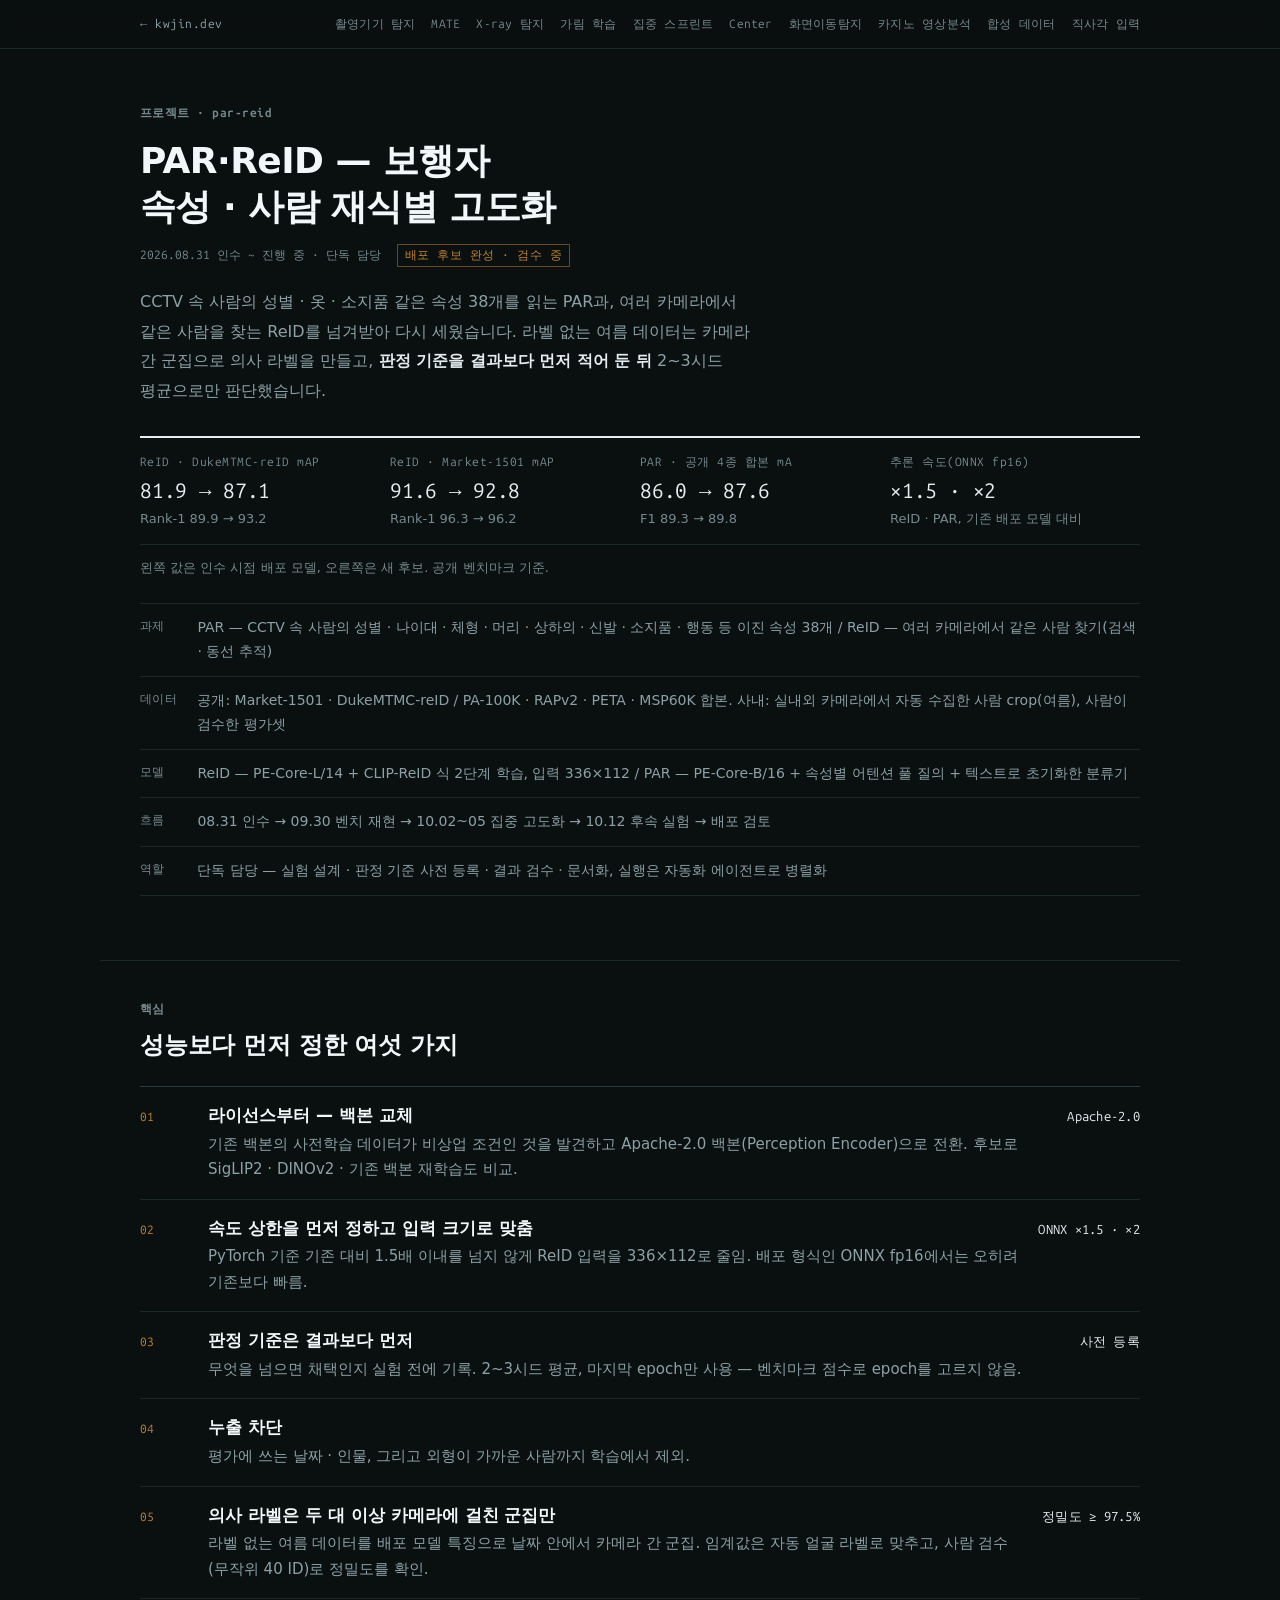
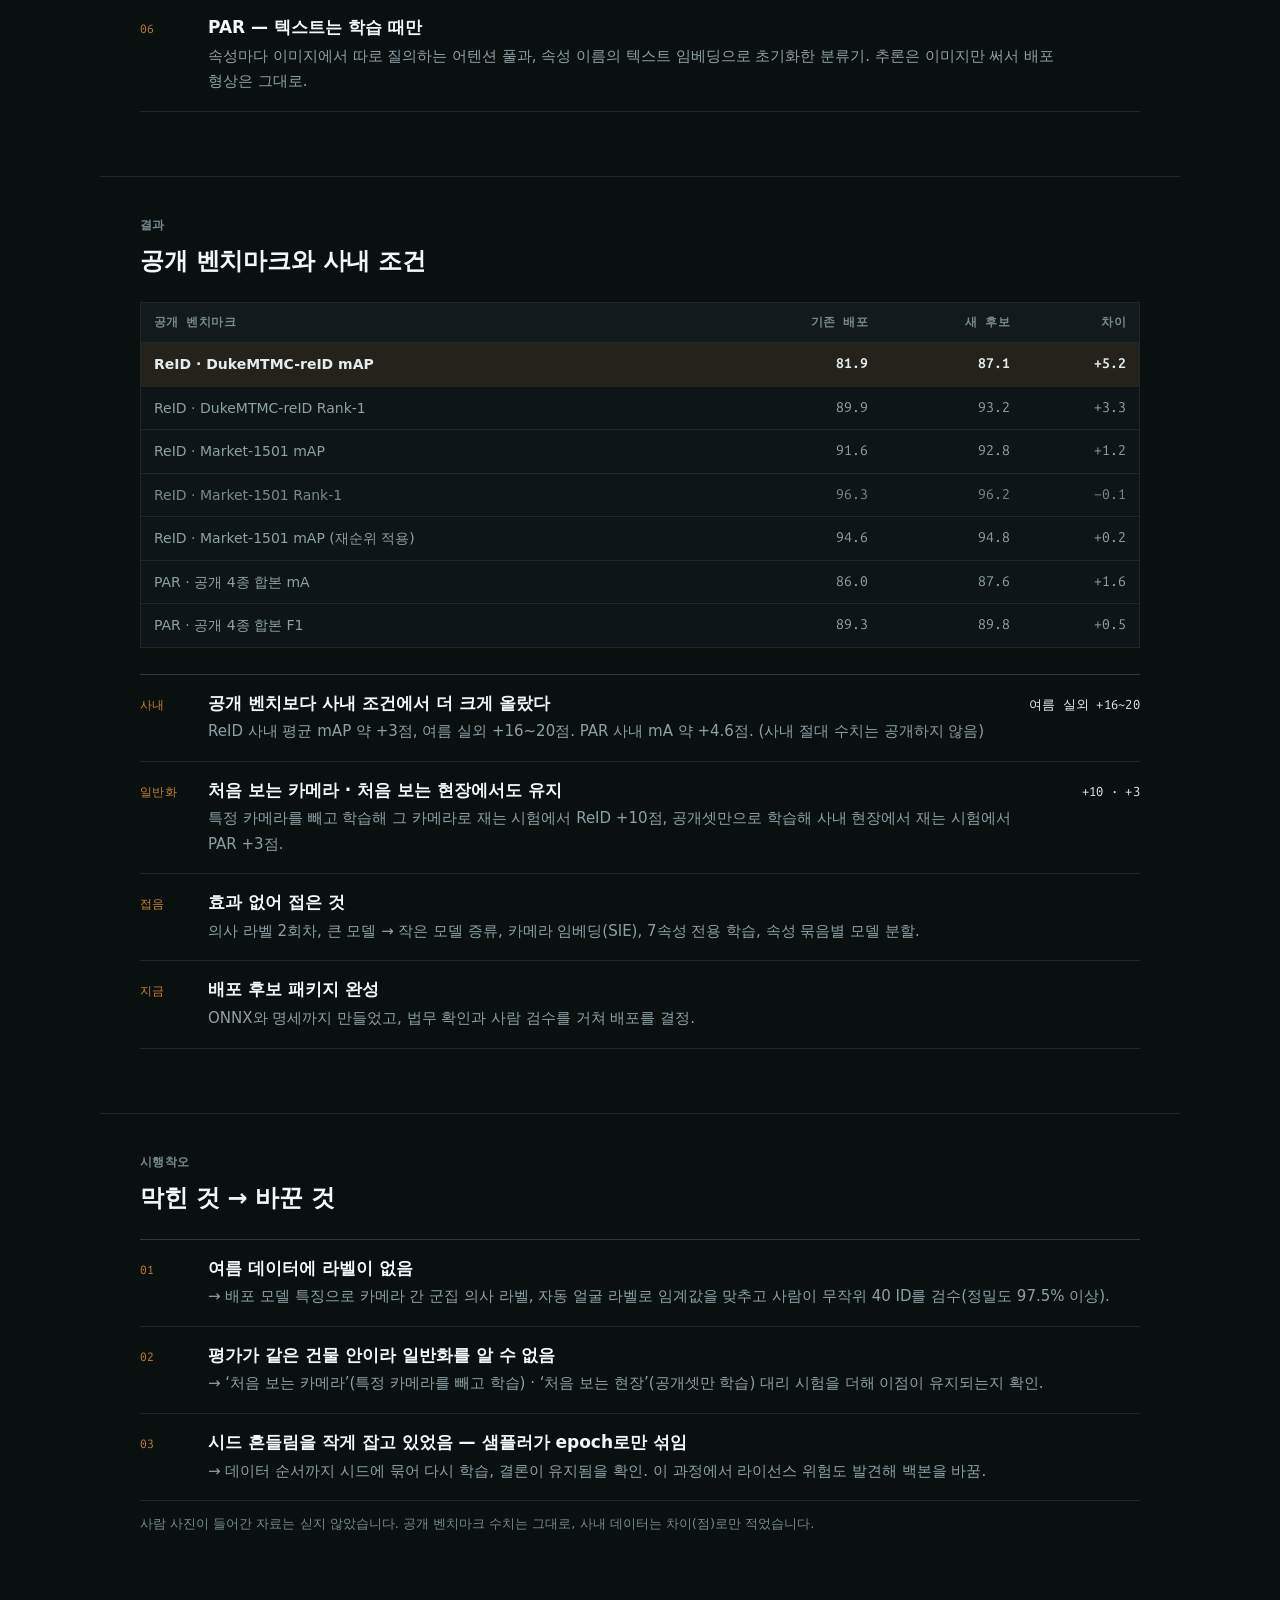
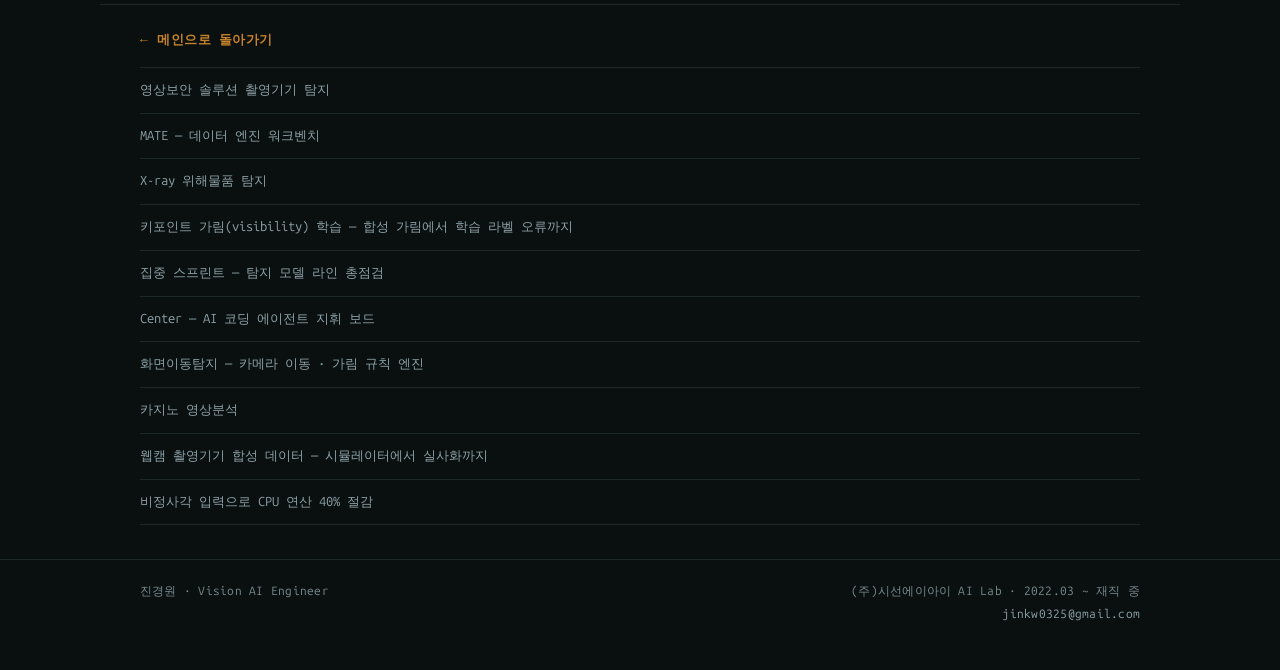
<file: projects/par-reid/index.html>
<!doctype html>
<html lang="ko">
<head>
<meta charset="utf-8">
<meta name="viewport" content="width=device-width, initial-scale=1">
<meta name="theme-color" content="#0A0F10">
<meta name="robots" content="noindex">
<title>PAR·ReID · 진경원</title>
<link rel="stylesheet" href="/assets/site.css">
</head>

<a class="skip" href="#main">본문 바로가기</a>
<header class="topbar">
  <div class="wrap">
    <a class="brand" href="/">&larr; kwjin.dev</a>
    <nav class="navlinks" aria-label="다른 프로젝트">
      <a href="/projects/device-detection/">촬영기기 탐지</a>
      <a href="/projects/mate/">MATE</a>
      <a href="/projects/xray/">X-ray 탐지</a>
      <a href="/projects/visibility/">가림 학습</a>
      <a href="/projects/sprint/">집중 스프린트</a>
      <a href="/projects/center/">Center</a>
      <a href="/projects/tamper/">화면이동탐지</a>
      <a href="/projects/casino/">카지노 영상분석</a>
      <a href="/projects/synth-data/">합성 데이터</a>
      <a href="/projects/rect-input/">직사각 입력</a>
    </nav>
  </div>
</header>

<main id="main">

<!-- ================= HERO ================= -->
<section class="phero wrap">
  <span class="eyebrow">프로젝트 · par-reid</span>
  <h1 class="ptitle">PAR·ReID — 보행자 속성 · 사람 재식별 고도화</h1>
  <div class="pmeta">
    <span>2026.08.31 인수 ~ 진행 중 · 단독 담당</span>
    <span class="live">배포 후보 완성 · 검수 중</span>
  </div>

  <p class="pitch">
    CCTV 속 사람의 성별 · 옷 · 소지품 같은 속성 38개를 읽는 PAR과, 여러 카메라에서 같은 사람을 찾는 ReID를 넘겨받아 다시 세웠습니다.
    라벨 없는 여름 데이터는 카메라 간 군집으로 의사 라벨을 만들고, <strong>판정 기준을 결과보다 먼저 적어 둔 뒤</strong> 2~3시드 평균으로만 판단했습니다.
  </p>

  <div class="stats">
    <div class="stat">
      <span class="k">ReID · DukeMTMC-reID mAP</span>
      <span class="v">81.9 → 87.1</span>
      <span class="d">Rank-1 89.9 → 93.2</span>
    </div>
    <div class="stat">
      <span class="k">ReID · Market-1501 mAP</span>
      <span class="v">91.6 → 92.8</span>
      <span class="d">Rank-1 96.3 → 96.2</span>
    </div>
    <div class="stat">
      <span class="k">PAR · 공개 4종 합본 mA</span>
      <span class="v">86.0 → 87.6</span>
      <span class="d">F1 89.3 → 89.8</span>
    </div>
    <div class="stat">
      <span class="k">추론 속도(ONNX fp16)</span>
      <span class="v">×1.5 · ×2</span>
      <span class="d">ReID · PAR, 기존 배포 모델 대비</span>
    </div>
  </div>
  <p class="media-note">왼쪽 값은 인수 시점 배포 모델, 오른쪽은 새 후보. 공개 벤치마크 기준.</p>

  <dl class="factsheet">
    <dt>과제</dt>
    <dd>PAR — CCTV 속 사람의 성별 · 나이대 · 체형 · 머리 · 상하의 · 신발 · 소지품 · 행동 등 이진 속성 38개 / ReID — 여러 카메라에서 같은 사람 찾기(검색 · 동선 추적)</dd>
    <dt>데이터</dt>
    <dd>공개: Market-1501 · DukeMTMC-reID / PA-100K · RAPv2 · PETA · MSP60K 합본. 사내: 실내외 카메라에서 자동 수집한 사람 crop(여름), 사람이 검수한 평가셋</dd>
    <dt>모델</dt>
    <dd>ReID — PE-Core-L/14 + CLIP-ReID 식 2단계 학습, 입력 336×112 / PAR — PE-Core-B/16 + 속성별 어텐션 풀 질의 + 텍스트로 초기화한 분류기</dd>
    <dt>흐름</dt>
    <dd>08.31 인수 → 09.30 벤치 재현 → 10.02~05 집중 고도화 → 10.12 후속 실험 → 배포 검토</dd>
    <dt>역할</dt>
    <dd>단독 담당 — 실험 설계 · 판정 기준 사전 등록 · 결과 검수 · 문서화, 실행은 자동화 에이전트로 병렬화</dd>
  </dl>
</section>

<!-- ================= 판단 ================= -->
<section class="sec wrap">
  <div class="sechead">
    <span class="eyebrow">핵심</span>
    <h2>성능보다 먼저 정한 여섯 가지</h2>
  </div>
  <ol class="kp">
    <li>
      <span class="n">01</span>
      <div><span class="h">라이선스부터 — 백본 교체</span>
        <span class="w">기존 백본의 사전학습 데이터가 비상업 조건인 것을 발견하고 Apache-2.0 백본(Perception Encoder)으로 전환. 후보로 SigLIP2 · DINOv2 · 기존 백본 재학습도 비교.</span></div>
      <span class="m">Apache-2.0</span>
    </li>
    <li>
      <span class="n">02</span>
      <div><span class="h">속도 상한을 먼저 정하고 입력 크기로 맞춤</span>
        <span class="w">PyTorch 기준 기존 대비 1.5배 이내를 넘지 않게 ReID 입력을 336×112로 줄임. 배포 형식인 ONNX fp16에서는 오히려 기존보다 빠름.</span></div>
      <span class="m">ONNX ×1.5 · ×2</span>
    </li>
    <li>
      <span class="n">03</span>
      <div><span class="h">판정 기준은 결과보다 먼저</span>
        <span class="w">무엇을 넘으면 채택인지 실험 전에 기록. 2~3시드 평균, 마지막 epoch만 사용 — 벤치마크 점수로 epoch를 고르지 않음.</span></div>
      <span class="m">사전 등록</span>
    </li>
    <li>
      <span class="n">04</span>
      <div><span class="h">누출 차단</span>
        <span class="w">평가에 쓰는 날짜 · 인물, 그리고 외형이 가까운 사람까지 학습에서 제외.</span></div>
    </li>
    <li>
      <span class="n">05</span>
      <div><span class="h">의사 라벨은 두 대 이상 카메라에 걸친 군집만</span>
        <span class="w">라벨 없는 여름 데이터를 배포 모델 특징으로 날짜 안에서 카메라 간 군집. 임계값은 자동 얼굴 라벨로 맞추고, 사람 검수(무작위 40 ID)로 정밀도를 확인.</span></div>
      <span class="m">정밀도 ≥ 97.5%</span>
    </li>
    <li>
      <span class="n">06</span>
      <div><span class="h">PAR — 텍스트는 학습 때만</span>
        <span class="w">속성마다 이미지에서 따로 질의하는 어텐션 풀과, 속성 이름의 텍스트 임베딩으로 초기화한 분류기. 추론은 이미지만 써서 배포 형상은 그대로.</span></div>
    </li>
  </ol>
</section>

<!-- ================= 결과 ================= -->
<section class="sec wrap">
  <div class="sechead">
    <span class="eyebrow">결과</span>
    <h2>공개 벤치마크와 사내 조건</h2>
  </div>
  <div class="tbl-wrap">
    <table class="data">
      <thead><tr><th scope="col">공개 벤치마크</th><th scope="col">기존 배포</th><th scope="col">새 후보</th><th scope="col">차이</th></tr></thead>
      <tbody>
        <tr class="win"><td>ReID · DukeMTMC-reID mAP</td><td>81.9</td><td>87.1</td><td>+5.2</td></tr>
        <tr><td>ReID · DukeMTMC-reID Rank-1</td><td>89.9</td><td>93.2</td><td>+3.3</td></tr>
        <tr><td>ReID · Market-1501 mAP</td><td>91.6</td><td>92.8</td><td>+1.2</td></tr>
        <tr class="lose"><td>ReID · Market-1501 Rank-1</td><td>96.3</td><td>96.2</td><td>−0.1</td></tr>
        <tr><td>ReID · Market-1501 mAP (재순위 적용)</td><td>94.6</td><td>94.8</td><td>+0.2</td></tr>
        <tr><td>PAR · 공개 4종 합본 mA</td><td>86.0</td><td>87.6</td><td>+1.6</td></tr>
        <tr><td>PAR · 공개 4종 합본 F1</td><td>89.3</td><td>89.8</td><td>+0.5</td></tr>
      </tbody>
    </table>
  </div>
  <ol class="kp" style="margin-top:26px">
    <li>
      <span class="n">사내</span>
      <div><span class="h">공개 벤치보다 사내 조건에서 더 크게 올랐다</span>
        <span class="w">ReID 사내 평균 mAP 약 +3점, 여름 실외 +16~20점. PAR 사내 mA 약 +4.6점. (사내 절대 수치는 공개하지 않음)</span></div>
      <span class="m">여름 실외 +16~20</span>
    </li>
    <li>
      <span class="n">일반화</span>
      <div><span class="h">처음 보는 카메라 · 처음 보는 현장에서도 유지</span>
        <span class="w">특정 카메라를 빼고 학습해 그 카메라로 재는 시험에서 ReID +10점, 공개셋만으로 학습해 사내 현장에서 재는 시험에서 PAR +3점.</span></div>
      <span class="m">+10 · +3</span>
    </li>
    <li>
      <span class="n">접음</span>
      <div><span class="h">효과 없어 접은 것</span>
        <span class="w">의사 라벨 2회차, 큰 모델 → 작은 모델 증류, 카메라 임베딩(SIE), 7속성 전용 학습, 속성 묶음별 모델 분할.</span></div>
    </li>
    <li>
      <span class="n">지금</span>
      <div><span class="h">배포 후보 패키지 완성</span>
        <span class="w">ONNX와 명세까지 만들었고, 법무 확인과 사람 검수를 거쳐 배포를 결정.</span></div>
    </li>
  </ol>
</section>

<!-- ================= 막힌 것 ================= -->
<section class="sec wrap">
  <div class="sechead">
    <span class="eyebrow">시행착오</span>
    <h2>막힌 것 → 바꾼 것</h2>
  </div>
  <ol class="kp">
    <li>
      <span class="n">01</span>
      <div><span class="h">여름 데이터에 라벨이 없음</span>
        <span class="w">→ 배포 모델 특징으로 카메라 간 군집 의사 라벨, 자동 얼굴 라벨로 임계값을 맞추고 사람이 무작위 40 ID를 검수(정밀도 97.5% 이상).</span></div>
    </li>
    <li>
      <span class="n">02</span>
      <div><span class="h">평가가 같은 건물 안이라 일반화를 알 수 없음</span>
        <span class="w">→ ‘처음 보는 카메라’(특정 카메라를 빼고 학습) · ‘처음 보는 현장’(공개셋만 학습) 대리 시험을 더해 이점이 유지되는지 확인.</span></div>
    </li>
    <li>
      <span class="n">03</span>
      <div><span class="h">시드 흔들림을 작게 잡고 있었음 — 샘플러가 epoch로만 섞임</span>
        <span class="w">→ 데이터 순서까지 시드에 묶어 다시 학습, 결론이 유지됨을 확인. 이 과정에서 라이선스 위험도 발견해 백본을 바꿈.</span></div>
    </li>
  </ol>
  <p class="media-note">사람 사진이 들어간 자료는 싣지 않았습니다. 공개 벤치마크 수치는 그대로, 사내 데이터는 차이(점)로만 적었습니다.</p>
</section>

</main>

<div class="wrap backrow">
  <a class="backlink" href="/"><span class="arw" aria-hidden="true">&larr;</span> 메인으로 돌아가기</a>
  <div class="siblings">
    <a href="/projects/device-detection/">영상보안 솔루션 촬영기기 탐지</a>
    <a href="/projects/mate/">MATE — 데이터 엔진 워크벤치</a>
    <a href="/projects/xray/">X-ray 위해물품 탐지</a>
    <a href="/projects/visibility/">키포인트 가림(visibility) 학습 — 합성 가림에서 학습 라벨 오류까지</a>
    <a href="/projects/sprint/">집중 스프린트 — 탐지 모델 라인 총점검</a>
    <a href="/projects/center/">Center — AI 코딩 에이전트 지휘 보드</a>
    <a href="/projects/tamper/">화면이동탐지 — 카메라 이동 · 가림 규칙 엔진</a>
    <a href="/projects/casino/">카지노 영상분석</a>
    <a href="/projects/synth-data/">웹캠 촬영기기 합성 데이터 — 시뮬레이터에서 실사화까지</a>
    <a href="/projects/rect-input/">비정사각 입력으로 CPU 연산 40% 절감</a>
  </div>
</div>

<footer>
  <div class="wrap foot">
    <span class="stackline">진경원 · Vision AI Engineer</span>
    <span class="footmeta">
      (주)시선에이아이 AI Lab · 2022.03 ~ 재직 중<br>
      <a href="mailto:jinkw0325@gmail.com">jinkw0325@gmail.com</a>
    </span>
  </div>
</footer>

</html>
</file>
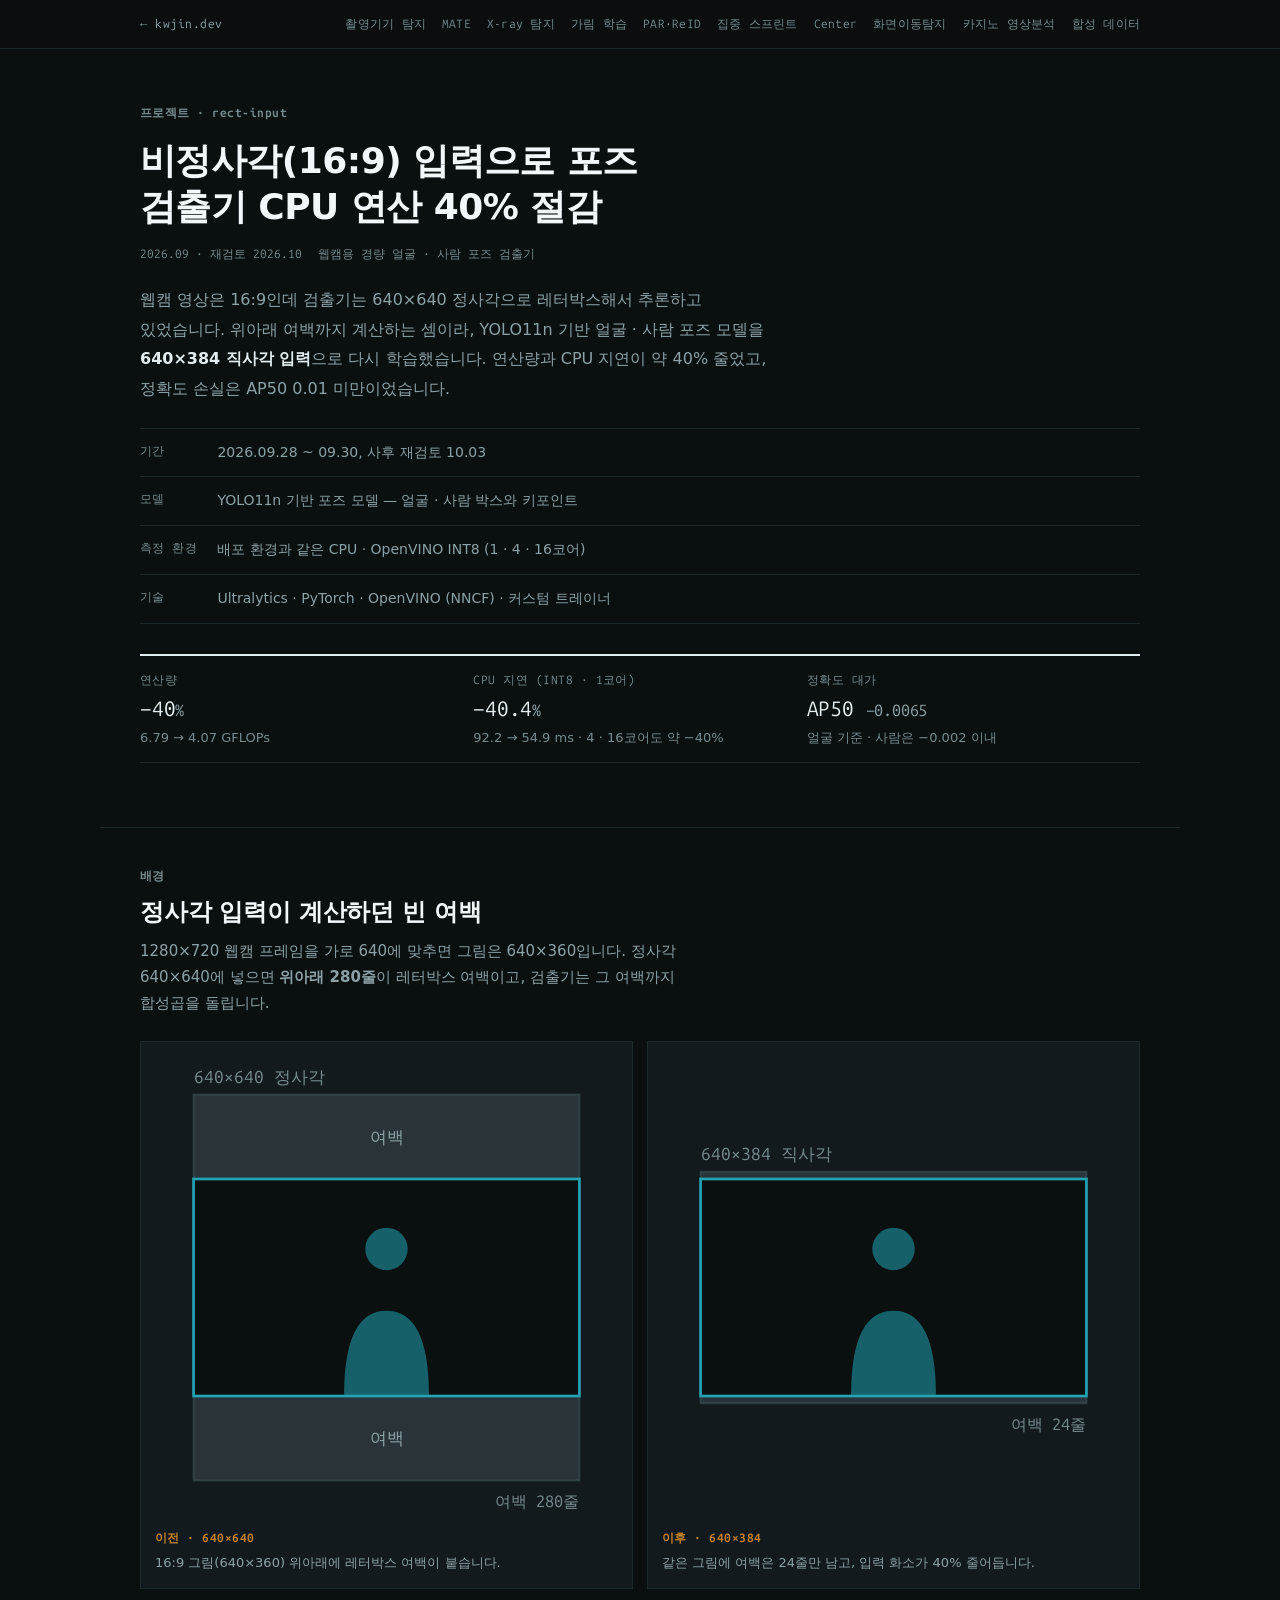
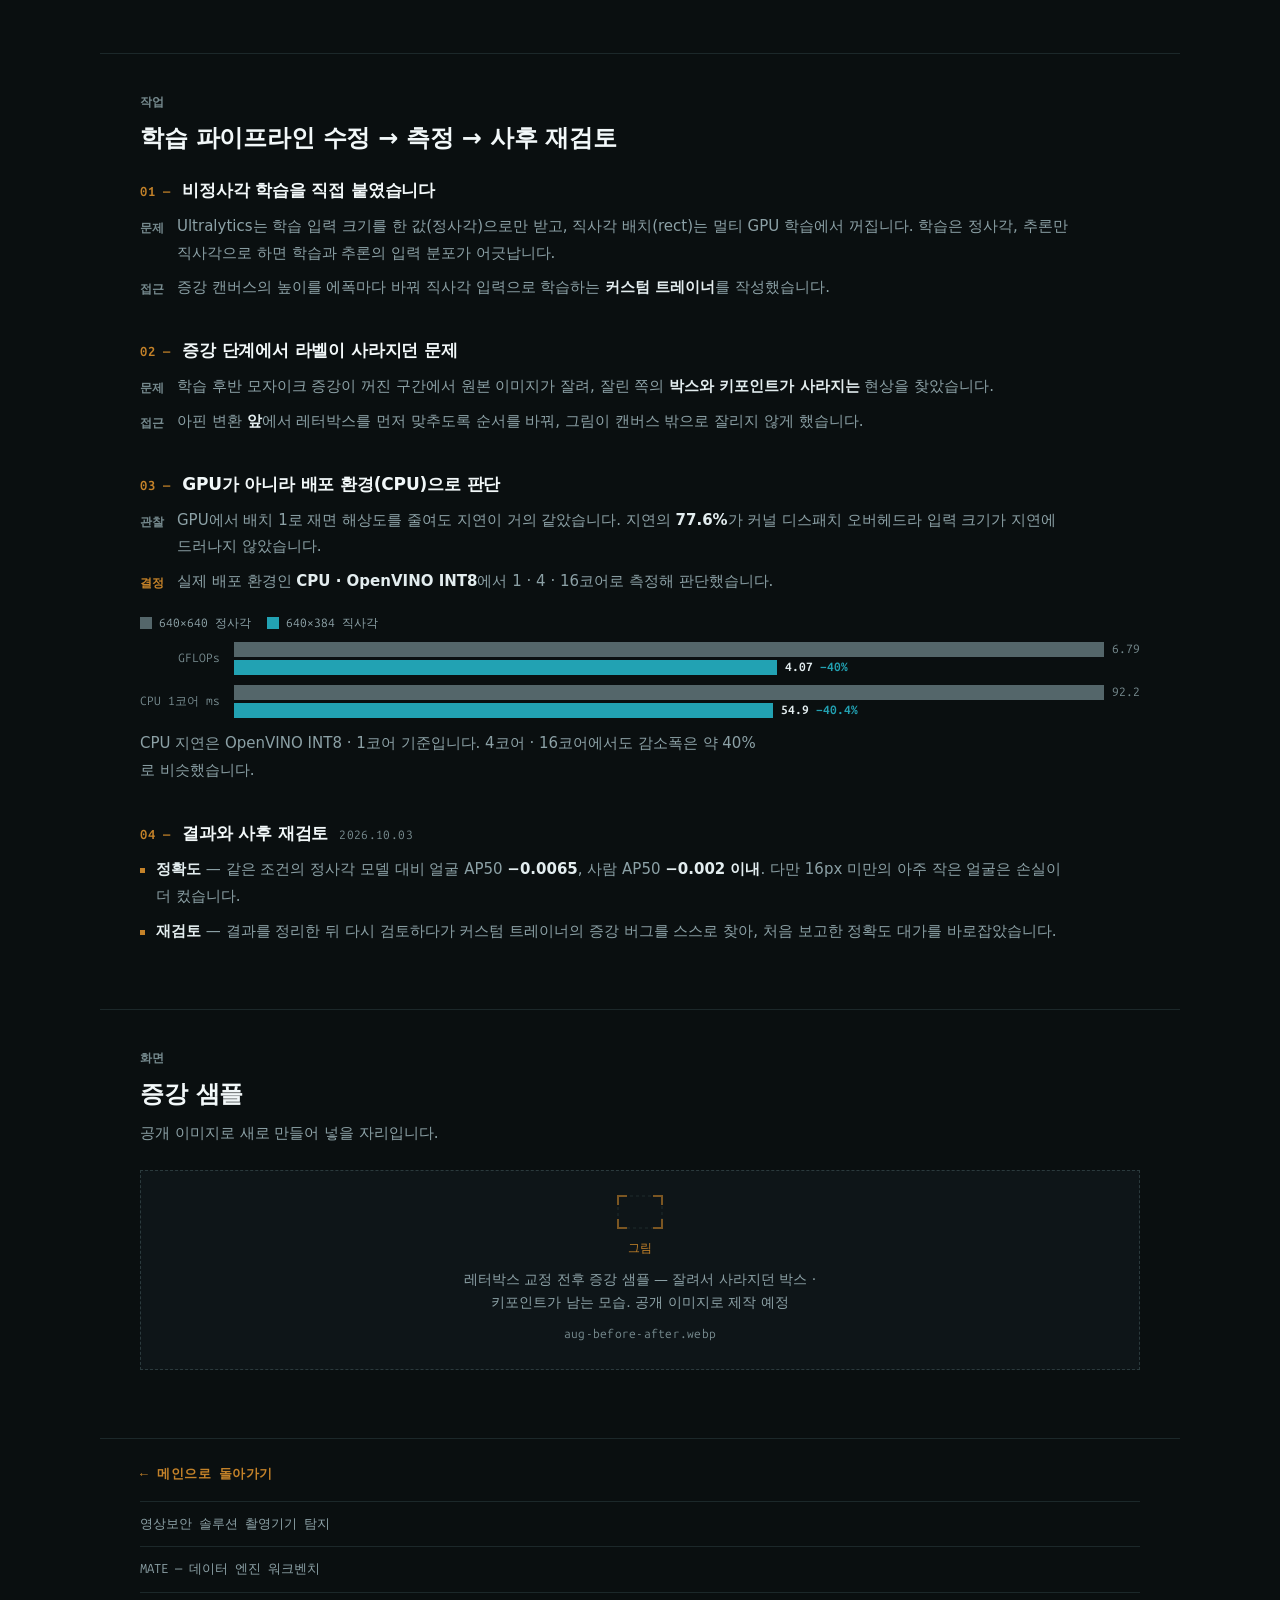
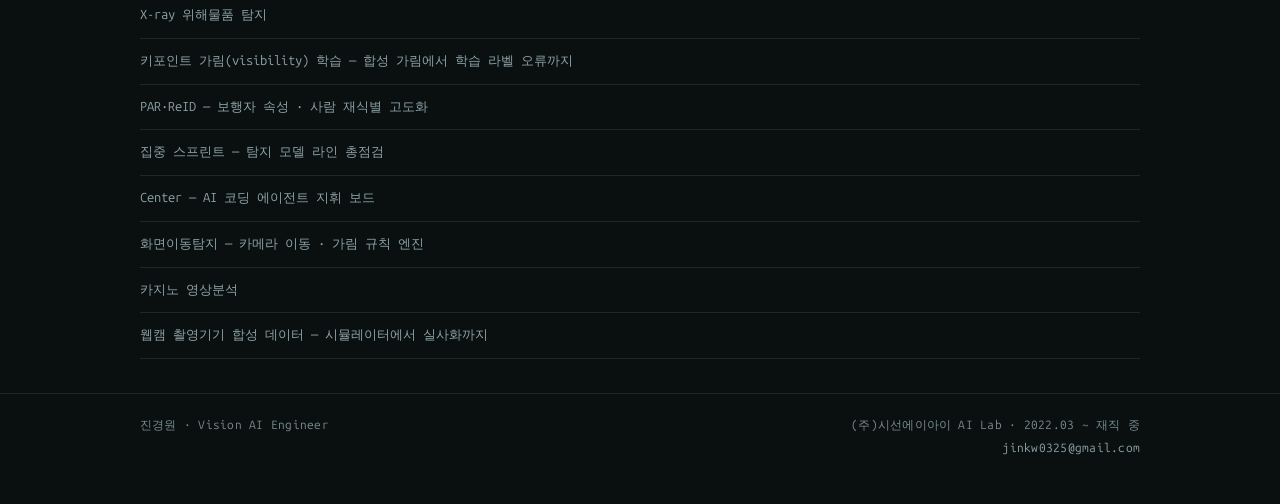
<file: projects/rect-input/index.html>
<!doctype html>
<html lang="ko">
<head>
<meta charset="utf-8">
<meta name="viewport" content="width=device-width, initial-scale=1">
<meta name="theme-color" content="#0A0F10">
<meta name="robots" content="noindex">
<title>비정사각 입력으로 CPU 연산 40% 절감 · 진경원</title>
<link rel="stylesheet" href="/assets/site.css">
</head>

<a class="skip" href="#main">본문 바로가기</a>
<header class="topbar">
  <div class="wrap">
    <a class="brand" href="/">&larr; kwjin.dev</a>
    <nav class="navlinks" aria-label="다른 프로젝트">
      <a href="/projects/device-detection/">촬영기기 탐지</a>
      <a href="/projects/mate/">MATE</a>
      <a href="/projects/xray/">X-ray 탐지</a>
      <a href="/projects/visibility/">가림 학습</a>
      <a href="/projects/par-reid/">PAR·ReID</a>
      <a href="/projects/sprint/">집중 스프린트</a>
      <a href="/projects/center/">Center</a>
      <a href="/projects/tamper/">화면이동탐지</a>
      <a href="/projects/casino/">카지노 영상분석</a>
      <a href="/projects/synth-data/">합성 데이터</a>
    </nav>
  </div>
</header>

<main id="main">

<!-- ================= HERO ================= -->
<section class="phero wrap">
  <span class="eyebrow">프로젝트 · rect-input</span>
  <h1 class="ptitle">비정사각(16:9) 입력으로 포즈 검출기 CPU 연산 40% 절감</h1>
  <div class="pmeta">
    <span>2026.09 · 재검토 2026.10</span>
    <span>웹캠용 경량 얼굴 · 사람 포즈 검출기</span>
  </div>

  <p class="pitch">
    웹캠 영상은 16:9인데 검출기는 640×640 정사각으로 레터박스해서 추론하고 있었습니다.
    위아래 여백까지 계산하는 셈이라, YOLO11n 기반 얼굴 · 사람 포즈 모델을 <strong>640×384 직사각 입력</strong>으로 다시 학습했습니다.
    연산량과 CPU 지연이 약 40% 줄었고, 정확도 손실은 AP50 0.01 미만이었습니다.
  </p>

  <dl class="factsheet">
    <dt>기간</dt>
    <dd>2026.09.28 ~ 09.30, 사후 재검토 10.03</dd>
    <dt>모델</dt>
    <dd>YOLO11n 기반 포즈 모델 — 얼굴 · 사람 박스와 키포인트</dd>
    <dt>측정 환경</dt>
    <dd>배포 환경과 같은 CPU · OpenVINO INT8 (1 · 4 · 16코어)</dd>
    <dt>기술</dt>
    <dd>Ultralytics · PyTorch · OpenVINO (NNCF) · 커스텀 트레이너</dd>
  </dl>

  <div class="stats three">
    <div class="stat">
      <span class="k">연산량</span>
      <span class="v">−40<em>%</em></span>
      <span class="d">6.79 → 4.07 GFLOPs</span>
    </div>
    <div class="stat">
      <span class="k">CPU 지연 (INT8 · 1코어)</span>
      <span class="v">−40.4<em>%</em></span>
      <span class="d">92.2 → 54.9 ms · 4 · 16코어도 약 −40%</span>
    </div>
    <div class="stat">
      <span class="k">정확도 대가</span>
      <span class="v">AP50 <em>−0.0065</em></span>
      <span class="d">얼굴 기준 · 사람은 −0.002 이내</span>
    </div>
  </div>
</section>

<!-- ================= 문제 정의 ================= -->
<section class="sec wrap">
  <div class="sechead">
    <span class="eyebrow">배경</span>
    <h2>정사각 입력이 계산하던 빈 여백</h2>
    <p class="lede">
      1280×720 웹캠 프레임을 가로 640에 맞추면 그림은 640×360입니다.
      정사각 640×640에 넣으면 <strong>위아래 280줄</strong>이 레터박스 여백이고, 검출기는 그 여백까지 합성곱을 돌립니다.
    </p>
  </div>

  <div class="framefig">
    <figure>
      <svg viewBox="0 0 240 240" role="img" aria-label="640×640 정사각 입력. 16:9 그림 위아래로 넓은 회색 레터박스 여백이 있다">
        <rect x="20" y="20" width="200" height="200" fill="none" stroke="var(--line-strong)"/>
        <rect x="20" y="20" width="200" height="43.75" fill="var(--c-base)" opacity=".35"/>
        <rect x="20" y="176.25" width="200" height="43.75" fill="var(--c-base)" opacity=".35"/>
        <rect x="20" y="63.75" width="200" height="112.5" fill="var(--bg)" stroke="var(--c1)" stroke-width="1.4"/>
        <circle cx="120" cy="100" r="11" fill="var(--c1)" opacity=".55"/>
        <path d="M98 176 q0-44 22-44 q22 0 22 44 z" fill="var(--c1)" opacity=".55"/>
        <text x="120" y="45" text-anchor="middle" font-size="9" fill="var(--ink-2)">여백</text>
        <text x="120" y="201" text-anchor="middle" font-size="9" fill="var(--ink-2)">여백</text>
        <text x="20" y="14" font-size="9" fill="var(--ink-3)">640×640 정사각</text>
        <text x="220" y="234" text-anchor="end" font-size="8.5" fill="var(--ink-3)">여백 280줄</text>
      </svg>
      <figcaption><b>이전 · 640×640</b>16:9 그림(640×360) 위아래에 레터박스 여백이 붙습니다.</figcaption>
    </figure>
    <figure>
      <svg viewBox="0 0 240 240" role="img" aria-label="640×384 직사각 입력. 16:9 그림에 얇은 여백만 남는다">
        <rect x="20" y="60" width="200" height="120" fill="none" stroke="var(--line-strong)"/>
        <rect x="20" y="60" width="200" height="3.75" fill="var(--c-base)" opacity=".35"/>
        <rect x="20" y="176.25" width="200" height="3.75" fill="var(--c-base)" opacity=".35"/>
        <rect x="20" y="63.75" width="200" height="112.5" fill="var(--bg)" stroke="var(--c1)" stroke-width="1.4"/>
        <circle cx="120" cy="100" r="11" fill="var(--c1)" opacity=".55"/>
        <path d="M98 176 q0-44 22-44 q22 0 22 44 z" fill="var(--c1)" opacity=".55"/>
        <text x="20" y="54" font-size="9" fill="var(--ink-3)">640×384 직사각</text>
        <text x="220" y="194" text-anchor="end" font-size="8.5" fill="var(--ink-3)">여백 24줄</text>
      </svg>
      <figcaption><b>이후 · 640×384</b>같은 그림에 여백은 24줄만 남고, 입력 화소가 40% 줄어듭니다.</figcaption>
    </figure>
  </div>
</section>

<!-- ================= 본문 ================= -->
<section class="sec wrap">
  <div class="sechead">
    <span class="eyebrow">작업</span>
    <h2>학습 파이프라인 수정 → 측정 → 사후 재검토</h2>
  </div>

  <div class="blocks">

    <div class="block">
      <h4><span class="bn">01 &mdash;</span> 비정사각 학습을 직접 붙였습니다</h4>
      <div class="pab">
        <div><span class="tag">문제</span><p>Ultralytics는 학습 입력 크기를 한 값(정사각)으로만 받고, 직사각 배치(rect)는 멀티 GPU 학습에서 꺼집니다. 학습은 정사각, 추론만 직사각으로 하면 학습과 추론의 입력 분포가 어긋납니다.</p></div>
        <div><span class="tag">접근</span><p>증강 캔버스의 높이를 에폭마다 바꿔 직사각 입력으로 학습하는 <b>커스텀 트레이너</b>를 작성했습니다.</p></div>
      </div>
    </div>

    <div class="block">
      <h4><span class="bn">02 &mdash;</span> 증강 단계에서 라벨이 사라지던 문제</h4>
      <div class="pab">
        <div><span class="tag">문제</span><p>학습 후반 모자이크 증강이 꺼진 구간에서 원본 이미지가 잘려, 잘린 쪽의 <b>박스와 키포인트가 사라지는</b> 현상을 찾았습니다.</p></div>
        <div><span class="tag">접근</span><p>아핀 변환 <b>앞</b>에서 레터박스를 먼저 맞추도록 순서를 바꿔, 그림이 캔버스 밖으로 잘리지 않게 했습니다.</p></div>
      </div>
    </div>

    <div class="block">
      <h4><span class="bn">03 &mdash;</span> GPU가 아니라 배포 환경(CPU)으로 판단</h4>
      <div class="pab">
        <div><span class="tag">관찰</span><p>GPU에서 배치 1로 재면 해상도를 줄여도 지연이 거의 같았습니다. 지연의 <b>77.6%</b>가 커널 디스패치 오버헤드라 입력 크기가 지연에 드러나지 않았습니다.</p></div>
        <div><span class="tag r">결정</span><p>실제 배포 환경인 <b>CPU · OpenVINO INT8</b>에서 1 · 4 · 16코어로 측정해 판단했습니다.</p></div>
      </div>

      <div class="cmplegend" style="margin-top:18px">
        <span><i style="background:var(--c-base)"></i>640×640 정사각</span>
        <span><i style="background:var(--c1)"></i>640×384 직사각</span>
      </div>
      <div class="cmpbars" role="img" aria-label="연산량 6.79에서 4.07 GFLOPs로 40% 감소, CPU INT8 1코어 지연 92.2에서 54.9 밀리초로 40.4% 감소">
        <div class="lbl">GFLOPs</div>
        <div class="pair">
          <div class="bar"><span class="fill" style="width:100%;background:var(--c-base)"></span><span class="val">6.79</span></div>
          <div class="bar after"><span class="fill" style="width:59.9%;background:var(--c1)"></span><span class="val">4.07 <span class="delta">−40%</span></span></div>
        </div>
        <div class="lbl">CPU 1코어 ms</div>
        <div class="pair">
          <div class="bar"><span class="fill" style="width:100%;background:var(--c-base)"></span><span class="val">92.2</span></div>
          <div class="bar after"><span class="fill" style="width:59.5%;background:var(--c1)"></span><span class="val">54.9 <span class="delta">−40.4%</span></span></div>
        </div>
      </div>
      <p class="media-note">CPU 지연은 OpenVINO INT8 · 1코어 기준입니다. 4코어 · 16코어에서도 감소폭은 약 40%로 비슷했습니다.</p>
    </div>

    <div class="block">
      <h4><span class="bn">04 &mdash;</span> 결과와 사후 재검토 <span class="when">2026.10.03</span></h4>
      <ul class="blist">
        <li><span><b>정확도</b> — 같은 조건의 정사각 모델 대비 얼굴 AP50 <b>−0.0065</b>, 사람 AP50 <b>−0.002 이내</b>. 다만 16px 미만의 아주 작은 얼굴은 손실이 더 컸습니다.</span></li>
        <li><span><b>재검토</b> — 결과를 정리한 뒤 다시 검토하다가 커스텀 트레이너의 증강 버그를 스스로 찾아, 처음 보고한 정확도 대가를 바로잡았습니다.</span></li>
      </ul>
    </div>

  </div>
</section>

<!-- ================= MEDIA ================= -->
<section class="sec wrap">
  <div class="sechead">
    <span class="eyebrow">화면</span>
    <h2>증강 샘플</h2>
    <p class="lede">공개 이미지로 새로 만들어 넣을 자리입니다.</p>
  </div>
  <div class="media">
    <div class="ph wide">
      <svg width="46" height="34" viewBox="0 0 46 34" fill="none" aria-hidden="true">
        <rect x="1" y="1" width="44" height="32" stroke="var(--line-strong)" stroke-dasharray="3 3"/>
        <path d="M1 10V1h9M36 1h9v9M45 24v9h-9M10 33H1v-9" stroke="var(--accent)" stroke-width="2"/>
      </svg>
      <span class="ph-k">그림</span>
      <span class="ph-t">레터박스 교정 전후 증강 샘플 — 잘려서 사라지던 박스 · 키포인트가 남는 모습. 공개 이미지로 제작 예정</span>
      <span class="ph-n">aug-before-after.webp</span>
    </div>
  </div>
</section>

</main>

<div class="wrap backrow">
  <a class="backlink" href="/"><span class="arw" aria-hidden="true">&larr;</span> 메인으로 돌아가기</a>
  <div class="siblings">
    <a href="/projects/device-detection/">영상보안 솔루션 촬영기기 탐지</a>
    <a href="/projects/mate/">MATE — 데이터 엔진 워크벤치</a>
    <a href="/projects/xray/">X-ray 위해물품 탐지</a>
    <a href="/projects/visibility/">키포인트 가림(visibility) 학습 — 합성 가림에서 학습 라벨 오류까지</a>
    <a href="/projects/par-reid/">PAR·ReID — 보행자 속성 · 사람 재식별 고도화</a>
    <a href="/projects/sprint/">집중 스프린트 — 탐지 모델 라인 총점검</a>
    <a href="/projects/center/">Center — AI 코딩 에이전트 지휘 보드</a>
    <a href="/projects/tamper/">화면이동탐지 — 카메라 이동 · 가림 규칙 엔진</a>
    <a href="/projects/casino/">카지노 영상분석</a>
    <a href="/projects/synth-data/">웹캠 촬영기기 합성 데이터 — 시뮬레이터에서 실사화까지</a>
  </div>
</div>

<footer>
  <div class="wrap foot">
    <span class="stackline">진경원 · Vision AI Engineer</span>
    <span class="footmeta">
      (주)시선에이아이 AI Lab · 2022.03 ~ 재직 중<br>
      <a href="mailto:jinkw0325@gmail.com">jinkw0325@gmail.com</a>
    </span>
  </div>
</footer>

</html>
</file>
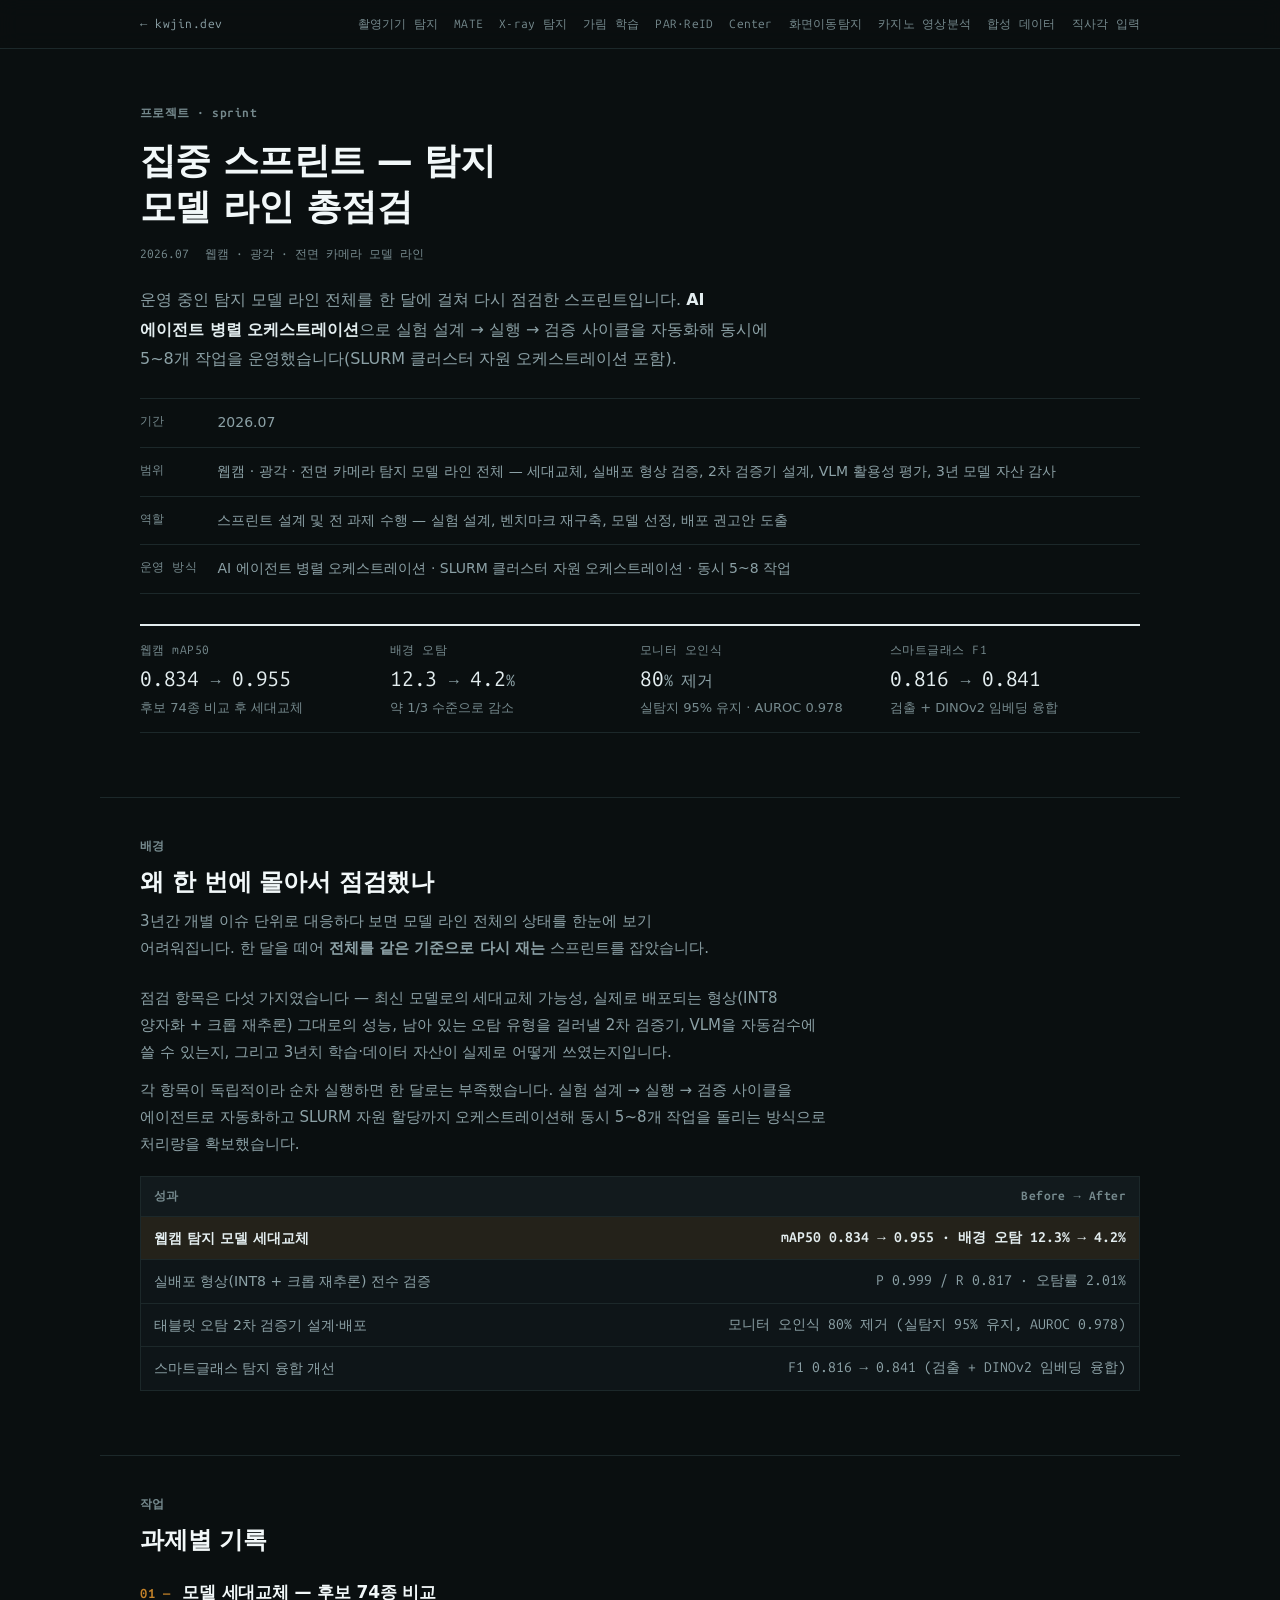
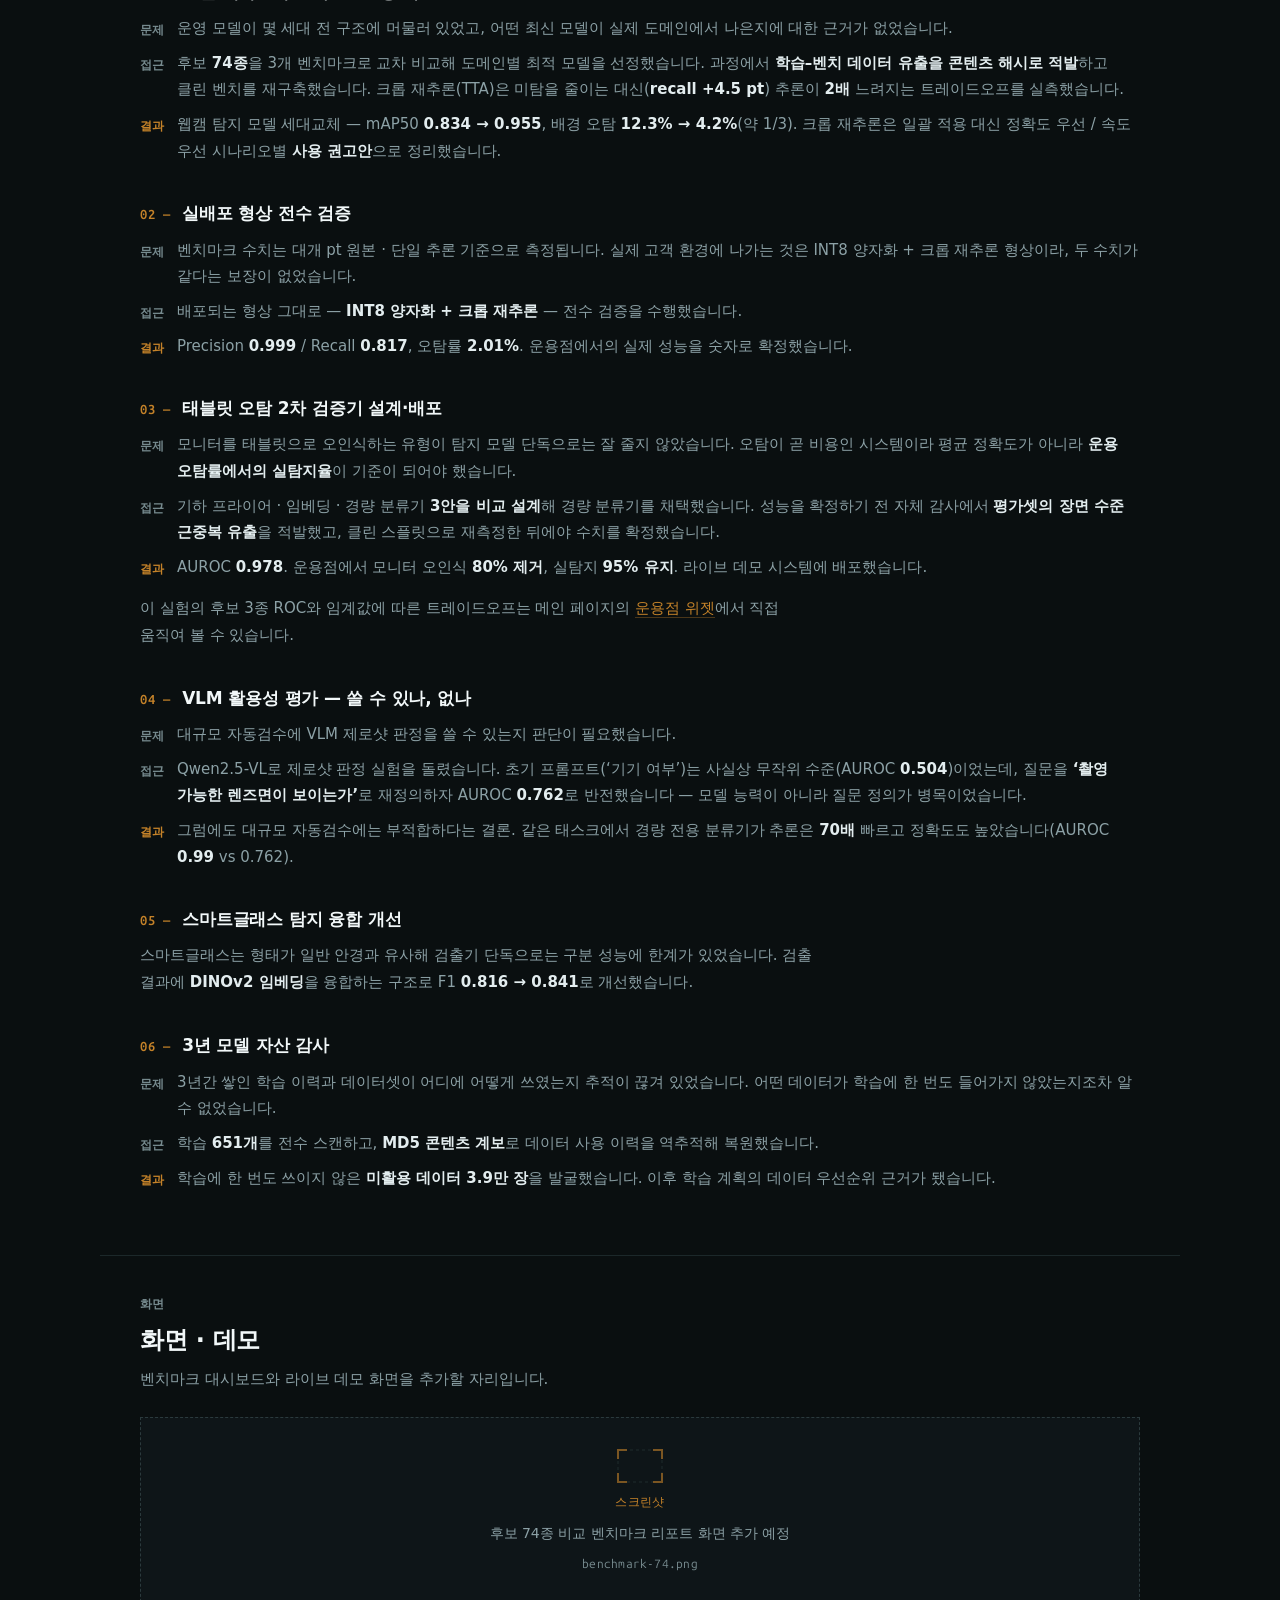
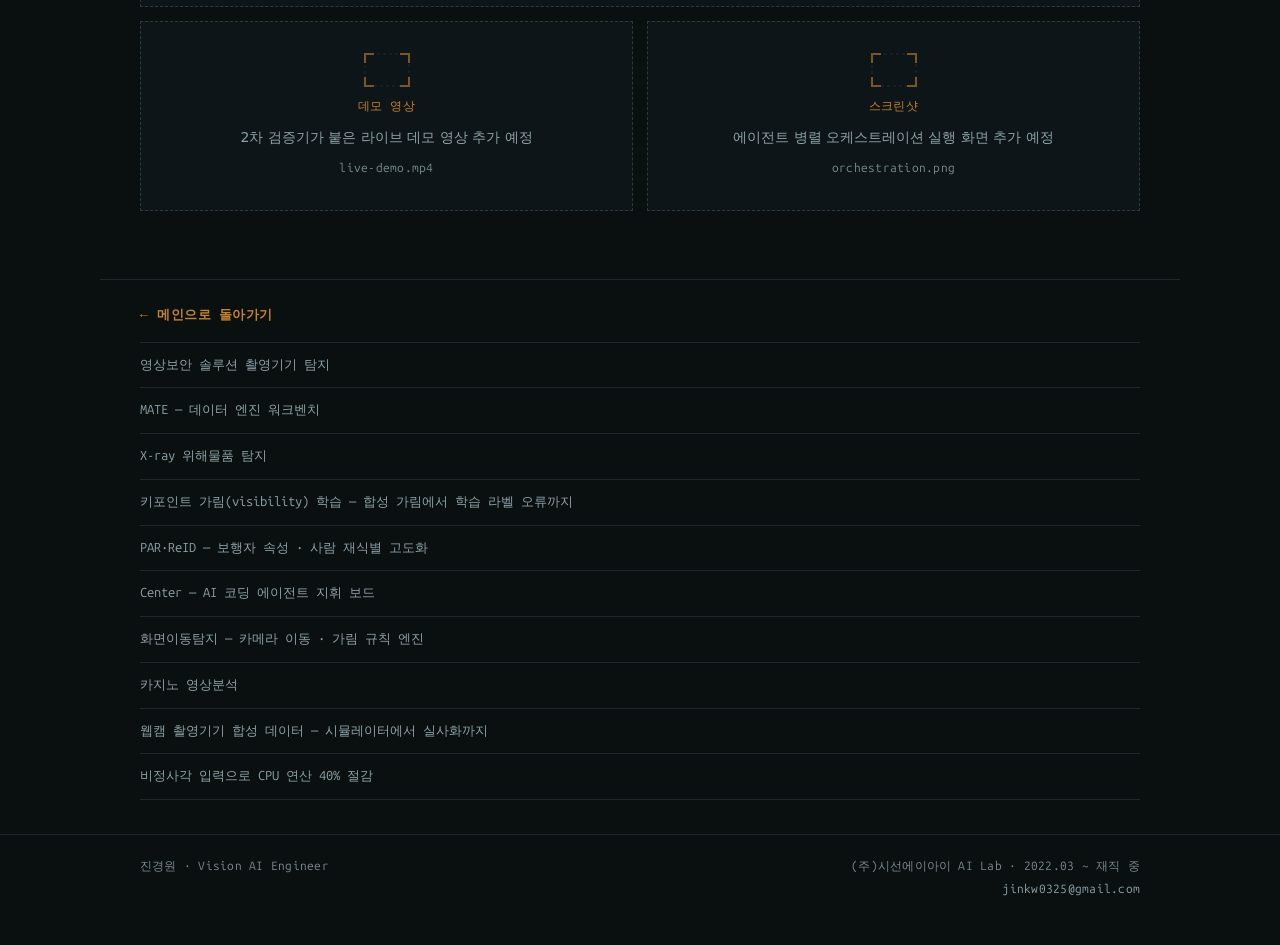
<file: projects/sprint/index.html>
<!doctype html>
<html lang="ko">
<head>
<meta charset="utf-8">
<meta name="viewport" content="width=device-width, initial-scale=1">
<meta name="theme-color" content="#0A0F10">
<meta name="robots" content="noindex">
<title>집중 스프린트 — 탐지 모델 라인 총점검 · 진경원</title>
<link rel="stylesheet" href="/assets/site.css">
</head>

<a class="skip" href="#main">본문 바로가기</a>
<header class="topbar">
  <div class="wrap">
    <a class="brand" href="/">&larr; kwjin.dev</a>
    <nav class="navlinks" aria-label="다른 프로젝트">
      <a href="/projects/device-detection/">촬영기기 탐지</a>
      <a href="/projects/mate/">MATE</a>
      <a href="/projects/xray/">X-ray 탐지</a>
      <a href="/projects/visibility/">가림 학습</a>
      <a href="/projects/par-reid/">PAR·ReID</a>
      <a href="/projects/center/">Center</a>
      <a href="/projects/tamper/">화면이동탐지</a>
      <a href="/projects/casino/">카지노 영상분석</a>
      <a href="/projects/synth-data/">합성 데이터</a>
      <a href="/projects/rect-input/">직사각 입력</a>
    </nav>
  </div>
</header>

<main id="main">

<!-- ================= HERO ================= -->
<section class="phero wrap">
  <span class="eyebrow">프로젝트 · sprint</span>
  <h1 class="ptitle">집중 스프린트 — 탐지 모델 라인 총점검</h1>
  <div class="pmeta">
    <span>2026.07</span>
    <span>웹캠 · 광각 · 전면 카메라 모델 라인</span>
  </div>

  <p class="pitch">
    운영 중인 탐지 모델 라인 전체를 한 달에 걸쳐 다시 점검한 스프린트입니다.
    <strong>AI 에이전트 병렬 오케스트레이션</strong>으로 실험 설계 → 실행 → 검증 사이클을 자동화해
    동시에 5~8개 작업을 운영했습니다(SLURM 클러스터 자원 오케스트레이션 포함).
  </p>

  <dl class="factsheet">
    <dt>기간</dt>
    <dd>2026.07</dd>
    <dt>범위</dt>
    <dd>웹캠 · 광각 · 전면 카메라 탐지 모델 라인 전체 — 세대교체, 실배포 형상 검증, 2차 검증기 설계, VLM 활용성 평가, 3년 모델 자산 감사</dd>
    <dt>역할</dt>
    <dd>스프린트 설계 및 전 과제 수행 — 실험 설계, 벤치마크 재구축, 모델 선정, 배포 권고안 도출</dd>
    <dt>운영 방식</dt>
    <dd>AI 에이전트 병렬 오케스트레이션 · SLURM 클러스터 자원 오케스트레이션 · 동시 5~8 작업</dd>
  </dl>

  <div class="stats">
    <div class="stat">
      <span class="k">웹캠 mAP50</span>
      <span class="v">0.834 <em>→</em> 0.955</span>
      <span class="d">후보 74종 비교 후 세대교체</span>
    </div>
    <div class="stat">
      <span class="k">배경 오탐</span>
      <span class="v">12.3 <em>→</em> 4.2<em>%</em></span>
      <span class="d">약 1/3 수준으로 감소</span>
    </div>
    <div class="stat">
      <span class="k">모니터 오인식</span>
      <span class="v">80<em>% 제거</em></span>
      <span class="d">실탐지 95% 유지 · AUROC 0.978</span>
    </div>
    <div class="stat">
      <span class="k">스마트글래스 F1</span>
      <span class="v">0.816 <em>→</em> 0.841</span>
      <span class="d">검출 + DINOv2 임베딩 융합</span>
    </div>
  </div>
</section>

<!-- ================= 개요 ================= -->
<section class="sec wrap">
  <div class="sechead">
    <span class="eyebrow">배경</span>
    <h2>왜 한 번에 몰아서 점검했나</h2>
    <p class="lede">
      3년간 개별 이슈 단위로 대응하다 보면 모델 라인 전체의 상태를 한눈에 보기 어려워집니다.
      한 달을 떼어 <strong>전체를 같은 기준으로 다시 재는</strong> 스프린트를 잡았습니다.
    </p>
  </div>

  <div class="blocks">
    <div class="block">
      <p>
        점검 항목은 다섯 가지였습니다 — 최신 모델로의 세대교체 가능성,
        실제로 배포되는 형상(INT8 양자화 + 크롭 재추론) 그대로의 성능,
        남아 있는 오탐 유형을 걸러낼 2차 검증기,
        VLM을 자동검수에 쓸 수 있는지,
        그리고 3년치 학습·데이터 자산이 실제로 어떻게 쓰였는지입니다.
      </p>
      <p>
        각 항목이 독립적이라 순차 실행하면 한 달로는 부족했습니다.
        실험 설계 → 실행 → 검증 사이클을 에이전트로 자동화하고 SLURM 자원 할당까지 오케스트레이션해
        동시 5~8개 작업을 돌리는 방식으로 처리량을 확보했습니다.
      </p>
      <div class="tbl-wrap" style="margin-top:18px">
        <table class="data">
          <thead><tr><th scope="col">성과</th><th scope="col">Before → After</th></tr></thead>
          <tbody>
            <tr class="win"><td>웹캠 탐지 모델 세대교체</td><td>mAP50 0.834 → 0.955 · 배경 오탐 12.3% → 4.2%</td></tr>
            <tr><td>실배포 형상(INT8 + 크롭 재추론) 전수 검증</td><td>P 0.999 / R 0.817 · 오탐률 2.01%</td></tr>
            <tr><td>태블릿 오탐 2차 검증기 설계·배포</td><td>모니터 오인식 80% 제거 (실탐지 95% 유지, AUROC 0.978)</td></tr>
            <tr><td>스마트글래스 탐지 융합 개선</td><td>F1 0.816 → 0.841 (검출 + DINOv2 임베딩 융합)</td></tr>
          </tbody>
        </table>
      </div>
    </div>
  </div>
</section>

<!-- ================= 본문 ================= -->
<section class="sec wrap">
  <div class="sechead">
    <span class="eyebrow">작업</span>
    <h2>과제별 기록</h2>
  </div>

  <div class="blocks">

    <div class="block">
      <h4><span class="bn">01 &mdash;</span> 모델 세대교체 — 후보 74종 비교</h4>
      <div class="pab">
        <div><span class="tag">문제</span><p>운영 모델이 몇 세대 전 구조에 머물러 있었고, 어떤 최신 모델이 실제 도메인에서 나은지에 대한 근거가 없었습니다.</p></div>
        <div><span class="tag">접근</span><p>후보 <b>74종</b>을 3개 벤치마크로 교차 비교해 도메인별 최적 모델을 선정했습니다. 과정에서 <b>학습–벤치 데이터 유출을 콘텐츠 해시로 적발</b>하고 클린 벤치를 재구축했습니다. 크롭 재추론(TTA)은 미탐을 줄이는 대신(<b>recall +4.5 pt</b>) 추론이 <b>2배</b> 느려지는 트레이드오프를 실측했습니다.</p></div>
        <div><span class="tag r">결과</span><p>웹캠 탐지 모델 세대교체 — mAP50 <b>0.834 → 0.955</b>, 배경 오탐 <b>12.3% → 4.2%</b>(약 1/3). 크롭 재추론은 일괄 적용 대신 정확도 우선 / 속도 우선 시나리오별 <b>사용 권고안</b>으로 정리했습니다.</p></div>
      </div>
    </div>

    <div class="block">
      <h4><span class="bn">02 &mdash;</span> 실배포 형상 전수 검증</h4>
      <div class="pab">
        <div><span class="tag">문제</span><p>벤치마크 수치는 대개 pt 원본 · 단일 추론 기준으로 측정됩니다. 실제 고객 환경에 나가는 것은 INT8 양자화 + 크롭 재추론 형상이라, 두 수치가 같다는 보장이 없었습니다.</p></div>
        <div><span class="tag">접근</span><p>배포되는 형상 그대로 — <b>INT8 양자화 + 크롭 재추론</b> — 전수 검증을 수행했습니다.</p></div>
        <div><span class="tag r">결과</span><p>Precision <b>0.999</b> / Recall <b>0.817</b>, 오탐률 <b>2.01%</b>. 운용점에서의 실제 성능을 숫자로 확정했습니다.</p></div>
      </div>
    </div>

    <div class="block">
      <h4><span class="bn">03 &mdash;</span> 태블릿 오탐 2차 검증기 설계·배포</h4>
      <div class="pab">
        <div><span class="tag">문제</span><p>모니터를 태블릿으로 오인식하는 유형이 탐지 모델 단독으로는 잘 줄지 않았습니다. 오탐이 곧 비용인 시스템이라 평균 정확도가 아니라 <b>운용 오탐률에서의 실탐지율</b>이 기준이 되어야 했습니다.</p></div>
        <div><span class="tag">접근</span><p>기하 프라이어 · 임베딩 · 경량 분류기 <b>3안을 비교 설계</b>해 경량 분류기를 채택했습니다. 성능을 확정하기 전 자체 감사에서 <b>평가셋의 장면 수준 근중복 유출</b>을 적발했고, 클린 스플릿으로 재측정한 뒤에야 수치를 확정했습니다.</p></div>
        <div><span class="tag r">결과</span><p>AUROC <b>0.978</b>. 운용점에서 모니터 오인식 <b>80% 제거</b>, 실탐지 <b>95% 유지</b>. 라이브 데모 시스템에 배포했습니다.</p></div>
      </div>
      <p style="margin-top:14px">
        이 실험의 후보 3종 ROC와 임계값에 따른 트레이드오프는 메인 페이지의
        <a href="/#operating">운용점 위젯</a>에서 직접 움직여 볼 수 있습니다.
      </p>
    </div>

    <div class="block">
      <h4><span class="bn">04 &mdash;</span> VLM 활용성 평가 — 쓸 수 있나, 없나</h4>
      <div class="pab">
        <div><span class="tag">문제</span><p>대규모 자동검수에 VLM 제로샷 판정을 쓸 수 있는지 판단이 필요했습니다.</p></div>
        <div><span class="tag">접근</span><p>Qwen2.5-VL로 제로샷 판정 실험을 돌렸습니다. 초기 프롬프트(‘기기 여부’)는 사실상 무작위 수준(AUROC <b>0.504</b>)이었는데, 질문을 <b>‘촬영 가능한 렌즈면이 보이는가’</b>로 재정의하자 AUROC <b>0.762</b>로 반전했습니다 — 모델 능력이 아니라 질문 정의가 병목이었습니다.</p></div>
        <div><span class="tag r">결과</span><p>그럼에도 대규모 자동검수에는 부적합하다는 결론. 같은 태스크에서 경량 전용 분류기가 추론은 <b>70배</b> 빠르고 정확도도 높았습니다(AUROC <b>0.99</b> vs 0.762).</p></div>
      </div>
    </div>

    <div class="block">
      <h4><span class="bn">05 &mdash;</span> 스마트글래스 탐지 융합 개선</h4>
      <p>
        스마트글래스는 형태가 일반 안경과 유사해 검출기 단독으로는 구분 성능에 한계가 있었습니다.
        검출 결과에 <b>DINOv2 임베딩</b>을 융합하는 구조로 F1 <b>0.816 → 0.841</b>로 개선했습니다.
      </p>
    </div>

    <div class="block">
      <h4><span class="bn">06 &mdash;</span> 3년 모델 자산 감사</h4>
      <div class="pab">
        <div><span class="tag">문제</span><p>3년간 쌓인 학습 이력과 데이터셋이 어디에 어떻게 쓰였는지 추적이 끊겨 있었습니다. 어떤 데이터가 학습에 한 번도 들어가지 않았는지조차 알 수 없었습니다.</p></div>
        <div><span class="tag">접근</span><p>학습 <b>651개</b>를 전수 스캔하고, <b>MD5 콘텐츠 계보</b>로 데이터 사용 이력을 역추적해 복원했습니다.</p></div>
        <div><span class="tag r">결과</span><p>학습에 한 번도 쓰이지 않은 <b>미활용 데이터 3.9만 장</b>을 발굴했습니다. 이후 학습 계획의 데이터 우선순위 근거가 됐습니다.</p></div>
      </div>
    </div>

  </div>
</section>

<!-- ================= MEDIA ================= -->
<section class="sec wrap">
  <div class="sechead">
    <span class="eyebrow">화면</span>
    <h2>화면 · 데모</h2>
    <p class="lede">벤치마크 대시보드와 라이브 데모 화면을 추가할 자리입니다.</p>
  </div>
  <div class="media">
    <div class="ph wide">
      <svg width="46" height="34" viewBox="0 0 46 34" fill="none" aria-hidden="true">
        <rect x="1" y="1" width="44" height="32" stroke="var(--line-strong)" stroke-dasharray="3 3"/>
        <path d="M1 10V1h9M36 1h9v9M45 24v9h-9M10 33H1v-9" stroke="var(--accent)" stroke-width="2"/>
      </svg>
      <span class="ph-k">스크린샷</span>
      <span class="ph-t">후보 74종 비교 벤치마크 리포트 화면 추가 예정</span>
      <span class="ph-n">benchmark-74.png</span>
    </div>
    <div class="ph">
      <svg width="46" height="34" viewBox="0 0 46 34" fill="none" aria-hidden="true">
        <rect x="1" y="1" width="44" height="32" stroke="var(--line-strong)" stroke-dasharray="3 3"/>
        <path d="M1 10V1h9M36 1h9v9M45 24v9h-9M10 33H1v-9" stroke="var(--accent)" stroke-width="2"/>
      </svg>
      <span class="ph-k">데모 영상</span>
      <span class="ph-t">2차 검증기가 붙은 라이브 데모 영상 추가 예정</span>
      <span class="ph-n">live-demo.mp4</span>
    </div>
    <div class="ph">
      <svg width="46" height="34" viewBox="0 0 46 34" fill="none" aria-hidden="true">
        <rect x="1" y="1" width="44" height="32" stroke="var(--line-strong)" stroke-dasharray="3 3"/>
        <path d="M1 10V1h9M36 1h9v9M45 24v9h-9M10 33H1v-9" stroke="var(--accent)" stroke-width="2"/>
      </svg>
      <span class="ph-k">스크린샷</span>
      <span class="ph-t">에이전트 병렬 오케스트레이션 실행 화면 추가 예정</span>
      <span class="ph-n">orchestration.png</span>
    </div>
  </div>
</section>

</main>

<div class="wrap backrow">
  <a class="backlink" href="/"><span class="arw" aria-hidden="true">&larr;</span> 메인으로 돌아가기</a>
  <div class="siblings">
    <a href="/projects/device-detection/">영상보안 솔루션 촬영기기 탐지</a>
    <a href="/projects/mate/">MATE — 데이터 엔진 워크벤치</a>
    <a href="/projects/xray/">X-ray 위해물품 탐지</a>
    <a href="/projects/visibility/">키포인트 가림(visibility) 학습 — 합성 가림에서 학습 라벨 오류까지</a>
    <a href="/projects/par-reid/">PAR·ReID — 보행자 속성 · 사람 재식별 고도화</a>
    <a href="/projects/center/">Center — AI 코딩 에이전트 지휘 보드</a>
    <a href="/projects/tamper/">화면이동탐지 — 카메라 이동 · 가림 규칙 엔진</a>
    <a href="/projects/casino/">카지노 영상분석</a>
    <a href="/projects/synth-data/">웹캠 촬영기기 합성 데이터 — 시뮬레이터에서 실사화까지</a>
    <a href="/projects/rect-input/">비정사각 입력으로 CPU 연산 40% 절감</a>
  </div>
</div>

<footer>
  <div class="wrap foot">
    <span class="stackline">진경원 · Vision AI Engineer</span>
    <span class="footmeta">
      (주)시선에이아이 AI Lab · 2022.03 ~ 재직 중<br>
      <a href="mailto:jinkw0325@gmail.com">jinkw0325@gmail.com</a>
    </span>
  </div>
</footer>

</html>
</file>
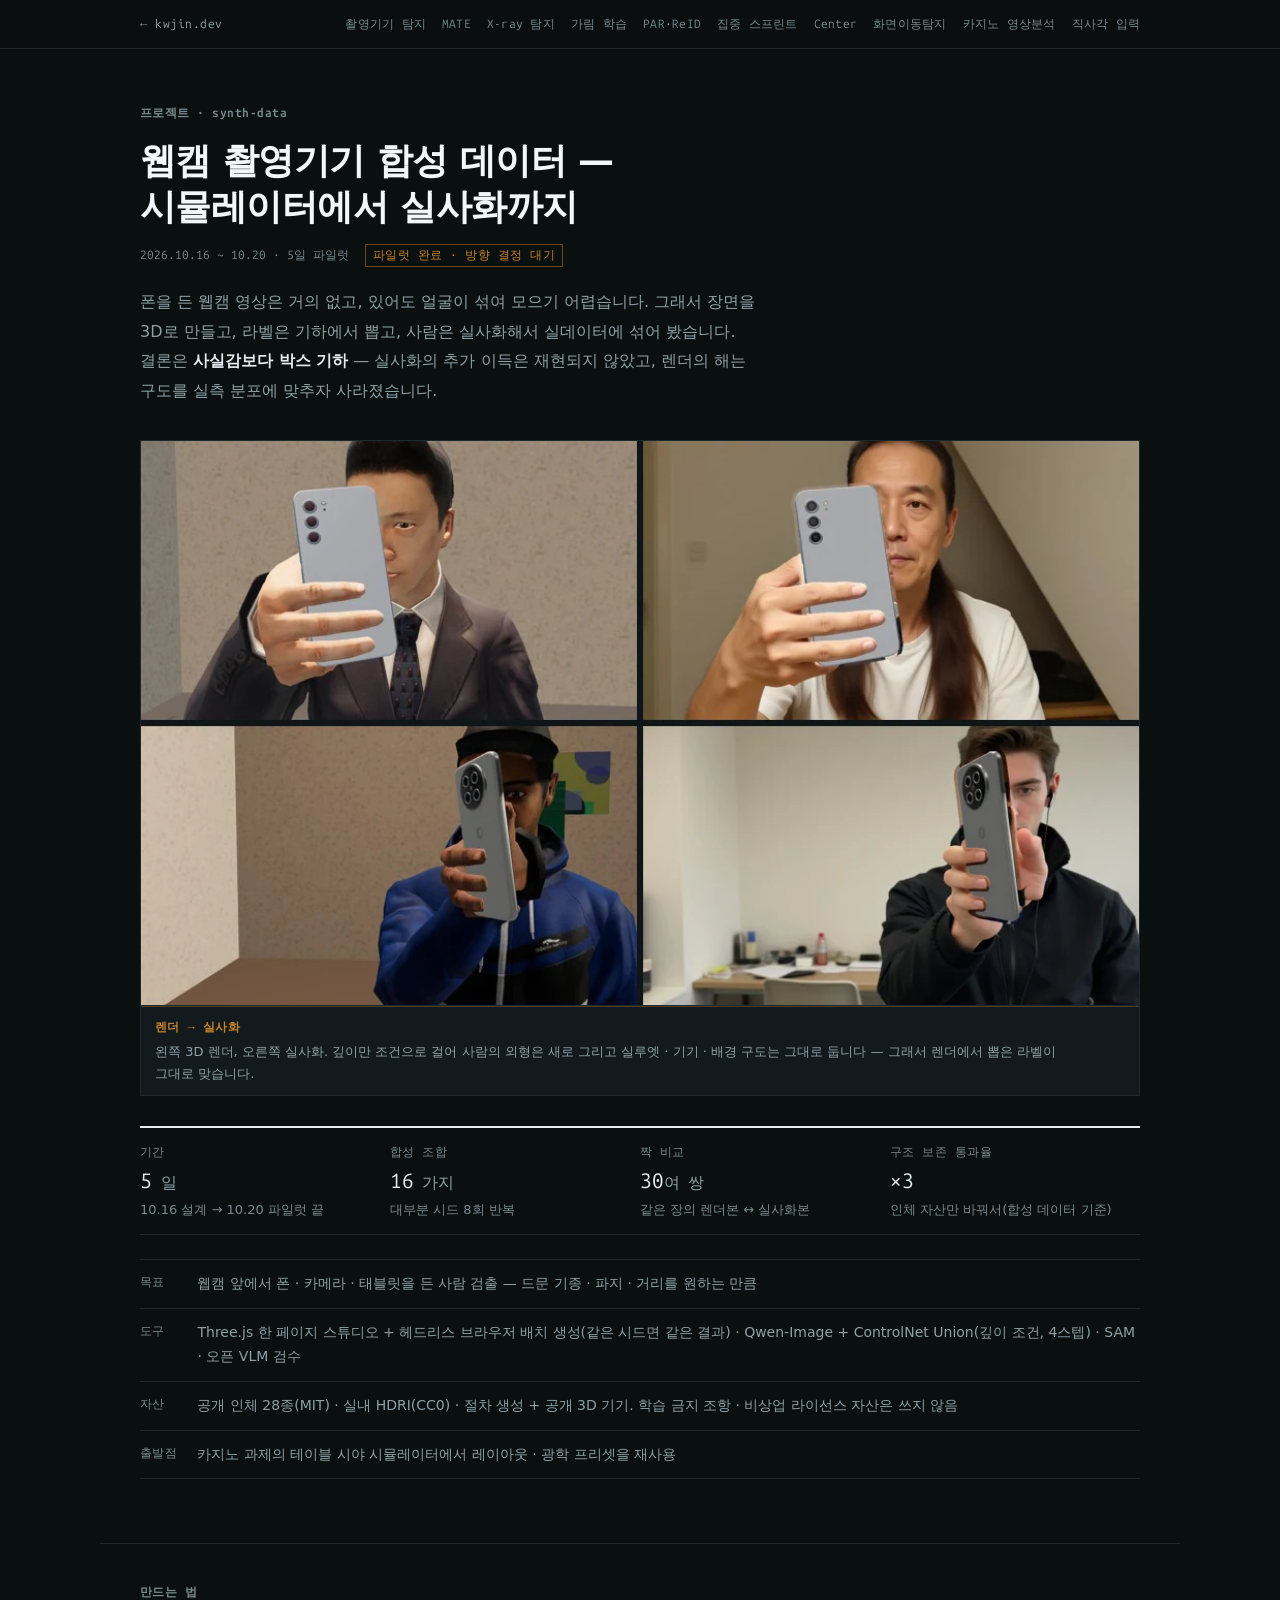
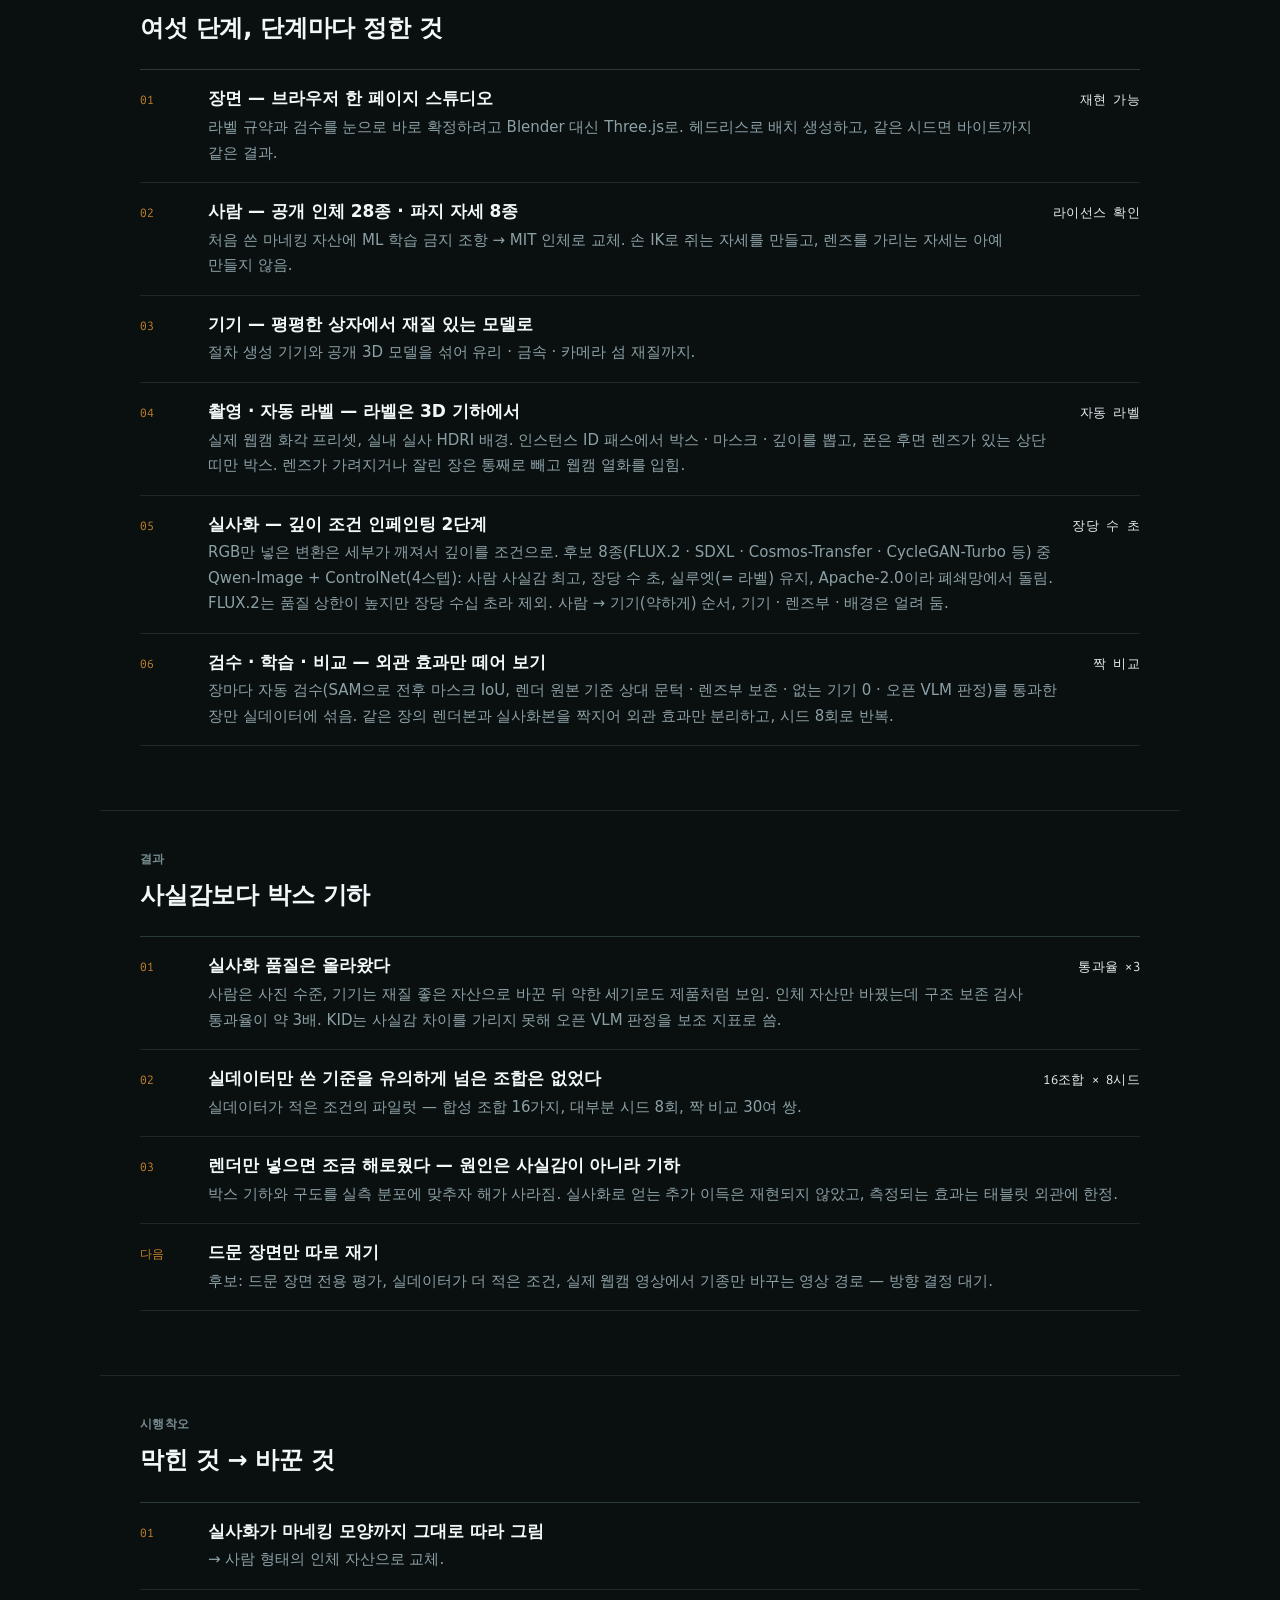
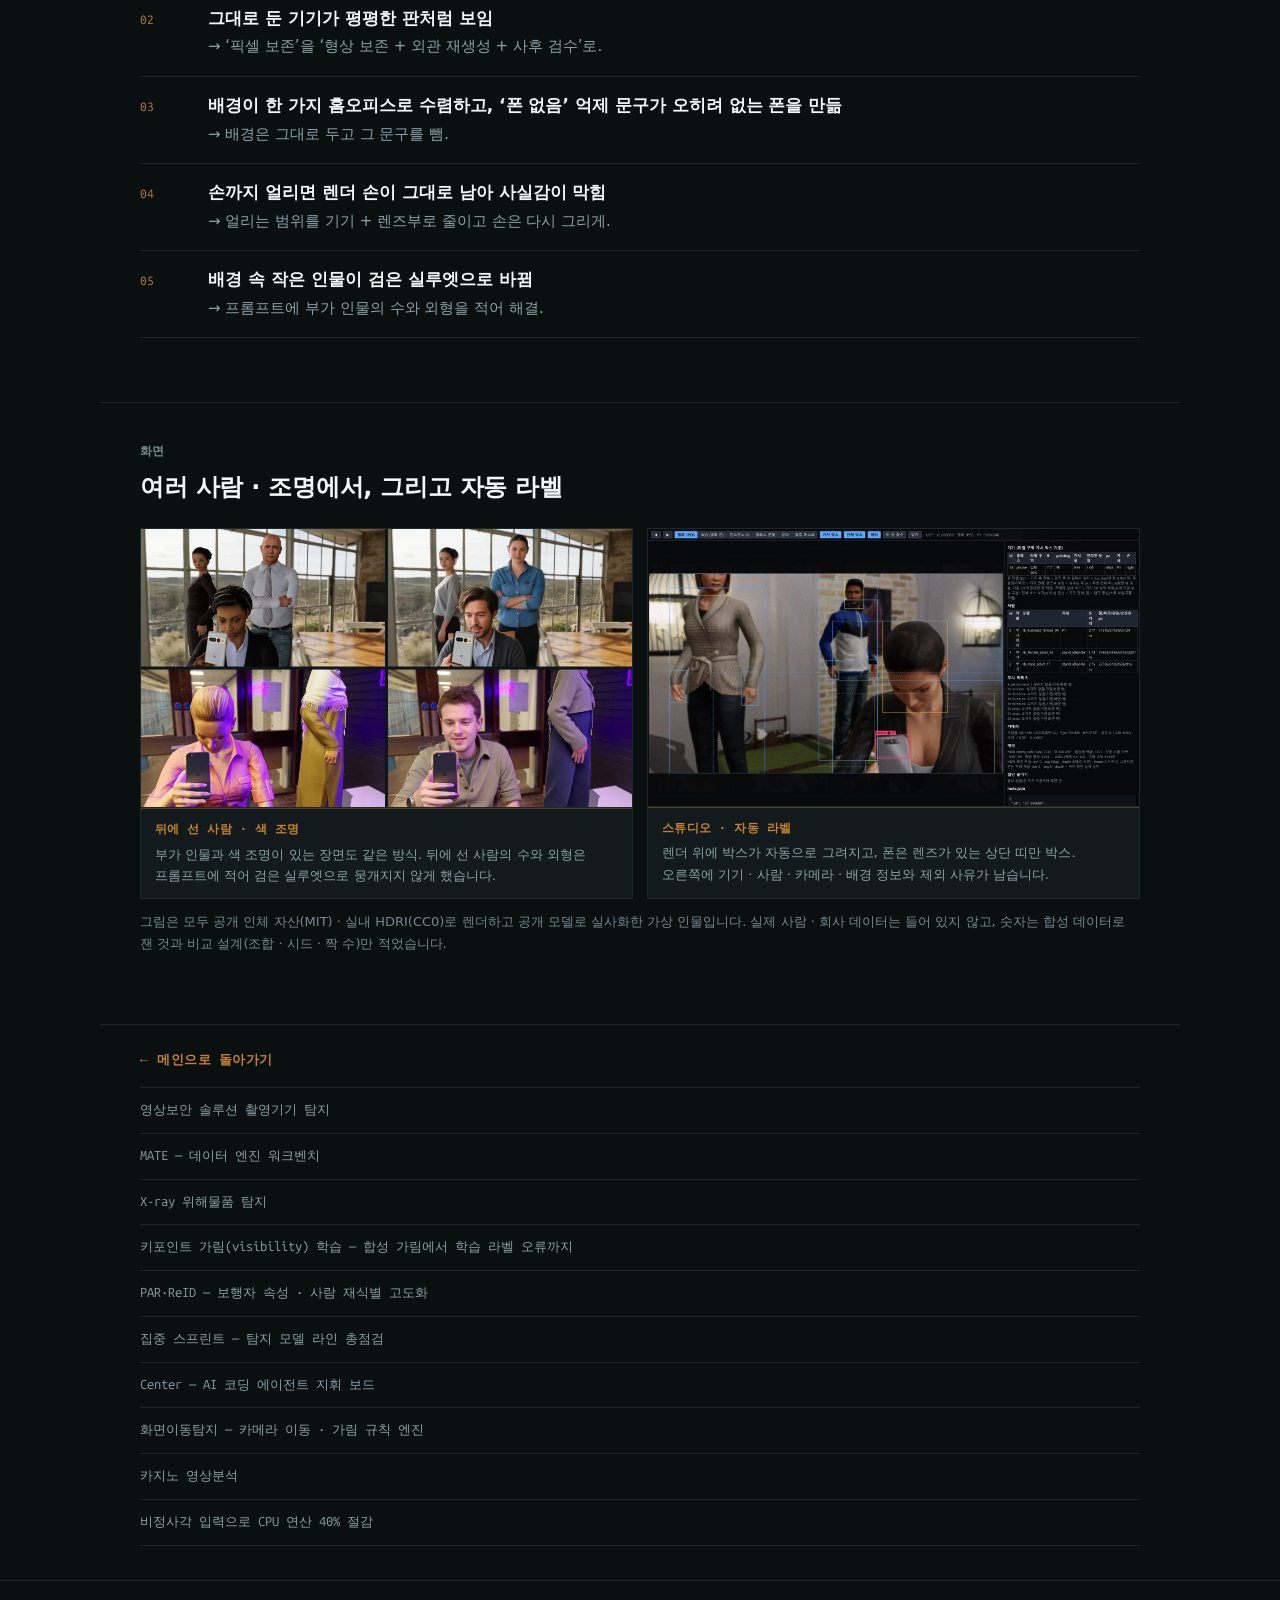
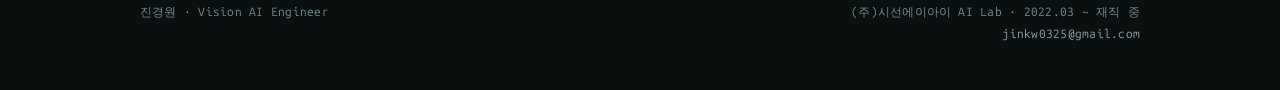
<file: projects/synth-data/index.html>
<!doctype html>
<html lang="ko">
<head>
<meta charset="utf-8">
<meta name="viewport" content="width=device-width, initial-scale=1">
<meta name="theme-color" content="#0A0F10">
<meta name="robots" content="noindex">
<title>웹캠 촬영기기 합성 데이터 · 진경원</title>
<link rel="stylesheet" href="/assets/site.css">
</head>

<a class="skip" href="#main">본문 바로가기</a>
<header class="topbar">
  <div class="wrap">
    <a class="brand" href="/">&larr; kwjin.dev</a>
    <nav class="navlinks" aria-label="다른 프로젝트">
      <a href="/projects/device-detection/">촬영기기 탐지</a>
      <a href="/projects/mate/">MATE</a>
      <a href="/projects/xray/">X-ray 탐지</a>
      <a href="/projects/visibility/">가림 학습</a>
      <a href="/projects/par-reid/">PAR·ReID</a>
      <a href="/projects/sprint/">집중 스프린트</a>
      <a href="/projects/center/">Center</a>
      <a href="/projects/tamper/">화면이동탐지</a>
      <a href="/projects/casino/">카지노 영상분석</a>
      <a href="/projects/rect-input/">직사각 입력</a>
    </nav>
  </div>
</header>

<main id="main">

<!-- ================= HERO ================= -->
<section class="phero wrap">
  <span class="eyebrow">프로젝트 · synth-data</span>
  <h1 class="ptitle">웹캠 촬영기기 합성 데이터 — 시뮬레이터에서 실사화까지</h1>
  <div class="pmeta">
    <span>2026.10.16 ~ 10.20 · 5일 파일럿</span>
    <span class="live">파일럿 완료 · 방향 결정 대기</span>
  </div>

  <p class="pitch">
    폰을 든 웹캠 영상은 거의 없고, 있어도 얼굴이 섞여 모으기 어렵습니다. 그래서 장면을 3D로 만들고, 라벨은 기하에서 뽑고, 사람은 실사화해서 실데이터에 섞어 봤습니다.
    결론은 <strong>사실감보다 박스 기하</strong> — 실사화의 추가 이득은 재현되지 않았고, 렌더의 해는 구도를 실측 분포에 맞추자 사라졌습니다.
  </p>

  <figure class="shot heroshot">
    <a href="/assets/synth/pairs-a.webp" title="원본 크기로 보기"><img src="/assets/synth/pairs-a.webp" width="966" height="546" decoding="async" fetchpriority="high"
      alt="왼쪽은 3D로 렌더한 사람이 폰을 들고 있는 장면, 오른쪽은 같은 장면을 실사화한 사진. 두 쌍이 위아래로 놓여 있고, 사람의 외형은 바뀌었지만 폰의 위치와 모양, 배경 구도는 같다"></a>
    <figcaption><b>렌더 → 실사화</b>왼쪽 3D 렌더, 오른쪽 실사화. 깊이만 조건으로 걸어 사람의 외형은 새로 그리고 실루엣 · 기기 · 배경 구도는 그대로 둡니다 — 그래서 렌더에서 뽑은 라벨이 그대로 맞습니다.</figcaption>
  </figure>

  <div class="stats">
    <div class="stat">
      <span class="k">기간</span>
      <span class="v">5<em> 일</em></span>
      <span class="d">10.16 설계 → 10.20 파일럿 끝</span>
    </div>
    <div class="stat">
      <span class="k">합성 조합</span>
      <span class="v">16<em> 가지</em></span>
      <span class="d">대부분 시드 8회 반복</span>
    </div>
    <div class="stat">
      <span class="k">짝 비교</span>
      <span class="v">30<em>여 쌍</em></span>
      <span class="d">같은 장의 렌더본 ↔ 실사화본</span>
    </div>
    <div class="stat">
      <span class="k">구조 보존 통과율</span>
      <span class="v">×3</span>
      <span class="d">인체 자산만 바꿔서(합성 데이터 기준)</span>
    </div>
  </div>

  <dl class="factsheet">
    <dt>목표</dt>
    <dd>웹캠 앞에서 폰 · 카메라 · 태블릿을 든 사람 검출 — 드문 기종 · 파지 · 거리를 원하는 만큼</dd>
    <dt>도구</dt>
    <dd>Three.js 한 페이지 스튜디오 + 헤드리스 브라우저 배치 생성(같은 시드면 같은 결과) · Qwen-Image + ControlNet Union(깊이 조건, 4스텝) · SAM · 오픈 VLM 검수</dd>
    <dt>자산</dt>
    <dd>공개 인체 28종(MIT) · 실내 HDRI(CC0) · 절차 생성 + 공개 3D 기기. 학습 금지 조항 · 비상업 라이선스 자산은 쓰지 않음</dd>
    <dt>출발점</dt>
    <dd>카지노 과제의 테이블 시야 시뮬레이터에서 레이아웃 · 광학 프리셋을 재사용</dd>
  </dl>
</section>

<!-- ================= 파이프라인 ================= -->
<section class="sec wrap">
  <div class="sechead">
    <span class="eyebrow">만드는 법</span>
    <h2>여섯 단계, 단계마다 정한 것</h2>
  </div>
  <ol class="kp">
    <li>
      <span class="n">01</span>
      <div><span class="h">장면 — 브라우저 한 페이지 스튜디오</span>
        <span class="w">라벨 규약과 검수를 눈으로 바로 확정하려고 Blender 대신 Three.js로. 헤드리스로 배치 생성하고, 같은 시드면 바이트까지 같은 결과.</span></div>
      <span class="m">재현 가능</span>
    </li>
    <li>
      <span class="n">02</span>
      <div><span class="h">사람 — 공개 인체 28종 · 파지 자세 8종</span>
        <span class="w">처음 쓴 마네킹 자산에 ML 학습 금지 조항 → MIT 인체로 교체. 손 IK로 쥐는 자세를 만들고, 렌즈를 가리는 자세는 아예 만들지 않음.</span></div>
      <span class="m">라이선스 확인</span>
    </li>
    <li>
      <span class="n">03</span>
      <div><span class="h">기기 — 평평한 상자에서 재질 있는 모델로</span>
        <span class="w">절차 생성 기기와 공개 3D 모델을 섞어 유리 · 금속 · 카메라 섬 재질까지.</span></div>
    </li>
    <li>
      <span class="n">04</span>
      <div><span class="h">촬영 · 자동 라벨 — 라벨은 3D 기하에서</span>
        <span class="w">실제 웹캠 화각 프리셋, 실내 실사 HDRI 배경. 인스턴스 ID 패스에서 박스 · 마스크 · 깊이를 뽑고, 폰은 후면 렌즈가 있는 상단 띠만 박스. 렌즈가 가려지거나 잘린 장은 통째로 빼고 웹캠 열화를 입힘.</span></div>
      <span class="m">자동 라벨</span>
    </li>
    <li>
      <span class="n">05</span>
      <div><span class="h">실사화 — 깊이 조건 인페인팅 2단계</span>
        <span class="w">RGB만 넣은 변환은 세부가 깨져서 깊이를 조건으로. 후보 8종(FLUX.2 · SDXL · Cosmos-Transfer · CycleGAN-Turbo 등) 중 Qwen-Image + ControlNet(4스텝): 사람 사실감 최고, 장당 수 초, 실루엣(= 라벨) 유지, Apache-2.0이라 폐쇄망에서 돌림. FLUX.2는 품질 상한이 높지만 장당 수십 초라 제외. 사람 → 기기(약하게) 순서, 기기 · 렌즈부 · 배경은 얼려 둠.</span></div>
      <span class="m">장당 수 초</span>
    </li>
    <li>
      <span class="n">06</span>
      <div><span class="h">검수 · 학습 · 비교 — 외관 효과만 떼어 보기</span>
        <span class="w">장마다 자동 검수(SAM으로 전후 마스크 IoU, 렌더 원본 기준 상대 문턱 · 렌즈부 보존 · 없는 기기 0 · 오픈 VLM 판정)를 통과한 장만 실데이터에 섞음. 같은 장의 렌더본과 실사화본을 짝지어 외관 효과만 분리하고, 시드 8회로 반복.</span></div>
      <span class="m">짝 비교</span>
    </li>
  </ol>
</section>

<!-- ================= 결과 ================= -->
<section class="sec wrap">
  <div class="sechead">
    <span class="eyebrow">결과</span>
    <h2>사실감보다 박스 기하</h2>
  </div>
  <ol class="kp">
    <li>
      <span class="n">01</span>
      <div><span class="h">실사화 품질은 올라왔다</span>
        <span class="w">사람은 사진 수준, 기기는 재질 좋은 자산으로 바꾼 뒤 약한 세기로도 제품처럼 보임. 인체 자산만 바꿨는데 구조 보존 검사 통과율이 약 3배. KID는 사실감 차이를 가리지 못해 오픈 VLM 판정을 보조 지표로 씀.</span></div>
      <span class="m">통과율 ×3</span>
    </li>
    <li>
      <span class="n">02</span>
      <div><span class="h">실데이터만 쓴 기준을 유의하게 넘은 조합은 없었다</span>
        <span class="w">실데이터가 적은 조건의 파일럿 — 합성 조합 16가지, 대부분 시드 8회, 짝 비교 30여 쌍.</span></div>
      <span class="m">16조합 × 8시드</span>
    </li>
    <li>
      <span class="n">03</span>
      <div><span class="h">렌더만 넣으면 조금 해로웠다 — 원인은 사실감이 아니라 기하</span>
        <span class="w">박스 기하와 구도를 실측 분포에 맞추자 해가 사라짐. 실사화로 얻는 추가 이득은 재현되지 않았고, 측정되는 효과는 태블릿 외관에 한정.</span></div>
    </li>
    <li>
      <span class="n">다음</span>
      <div><span class="h">드문 장면만 따로 재기</span>
        <span class="w">후보: 드문 장면 전용 평가, 실데이터가 더 적은 조건, 실제 웹캠 영상에서 기종만 바꾸는 영상 경로 — 방향 결정 대기.</span></div>
    </li>
  </ol>
</section>

<!-- ================= 막힌 것 ================= -->
<section class="sec wrap">
  <div class="sechead">
    <span class="eyebrow">시행착오</span>
    <h2>막힌 것 → 바꾼 것</h2>
  </div>
  <ol class="kp">
    <li>
      <span class="n">01</span>
      <div><span class="h">실사화가 마네킹 모양까지 그대로 따라 그림</span>
        <span class="w">→ 사람 형태의 인체 자산으로 교체.</span></div>
    </li>
    <li>
      <span class="n">02</span>
      <div><span class="h">그대로 둔 기기가 평평한 판처럼 보임</span>
        <span class="w">→ ‘픽셀 보존’을 ‘형상 보존 + 외관 재생성 + 사후 검수’로.</span></div>
    </li>
    <li>
      <span class="n">03</span>
      <div><span class="h">배경이 한 가지 홈오피스로 수렴하고, ‘폰 없음’ 억제 문구가 오히려 없는 폰을 만듦</span>
        <span class="w">→ 배경은 그대로 두고 그 문구를 뺌.</span></div>
    </li>
    <li>
      <span class="n">04</span>
      <div><span class="h">손까지 얼리면 렌더 손이 그대로 남아 사실감이 막힘</span>
        <span class="w">→ 얼리는 범위를 기기 + 렌즈부로 줄이고 손은 다시 그리게.</span></div>
    </li>
    <li>
      <span class="n">05</span>
      <div><span class="h">배경 속 작은 인물이 검은 실루엣으로 바뀜</span>
        <span class="w">→ 프롬프트에 부가 인물의 수와 외형을 적어 해결.</span></div>
    </li>
  </ol>
</section>

<!-- ================= MEDIA ================= -->
<section class="sec wrap">
  <div class="sechead">
    <span class="eyebrow">화면</span>
    <h2>여러 사람 · 조명에서, 그리고 자동 라벨</h2>
  </div>
  <div class="media">
    <figure class="shot">
      <a href="/assets/synth/pairs-b.webp" title="원본 크기로 보기"><img src="/assets/synth/pairs-b.webp" width="966" height="546" loading="lazy" decoding="async"
        alt="렌더와 실사화 두 쌍. 위는 뒤에 두 사람이 서 있는 창가 사무실, 아래는 보라색 조명이 있는 복도에서 폰을 보는 사람"></a>
      <figcaption><b>뒤에 선 사람 · 색 조명</b>부가 인물과 색 조명이 있는 장면도 같은 방식. 뒤에 선 사람의 수와 외형은 프롬프트에 적어 검은 실루엣으로 뭉개지지 않게 했습니다.</figcaption>
    </figure>
    <figure class="shot">
      <a href="/assets/synth/studio.webp" title="원본 크기로 보기"><img src="/assets/synth/studio.webp" width="1600" height="900" loading="lazy" decoding="async"
        alt="합성 스튜디오 화면. 렌더된 장면 위에 사람 · 손 · 얼굴 · 폰 박스가 자동으로 그려져 있고, 오른쪽에 기기의 라벨 구역 · 렌즈부 보임 · 자세, 사람 역할, 카메라 화각, 배경 HDRI 정보가 표로 정리돼 있다"></a>
      <figcaption><b>스튜디오 · 자동 라벨</b>렌더 위에 박스가 자동으로 그려지고, 폰은 렌즈가 있는 상단 띠만 박스. 오른쪽에 기기 · 사람 · 카메라 · 배경 정보와 제외 사유가 남습니다.</figcaption>
    </figure>
  </div>
  <p class="media-note">그림은 모두 공개 인체 자산(MIT) · 실내 HDRI(CC0)로 렌더하고 공개 모델로 실사화한 가상 인물입니다. 실제 사람 · 회사 데이터는 들어 있지 않고, 숫자는 합성 데이터로 잰 것과 비교 설계(조합 · 시드 · 짝 수)만 적었습니다.</p>
</section>

</main>

<div class="wrap backrow">
  <a class="backlink" href="/"><span class="arw" aria-hidden="true">&larr;</span> 메인으로 돌아가기</a>
  <div class="siblings">
    <a href="/projects/device-detection/">영상보안 솔루션 촬영기기 탐지</a>
    <a href="/projects/mate/">MATE — 데이터 엔진 워크벤치</a>
    <a href="/projects/xray/">X-ray 위해물품 탐지</a>
    <a href="/projects/visibility/">키포인트 가림(visibility) 학습 — 합성 가림에서 학습 라벨 오류까지</a>
    <a href="/projects/par-reid/">PAR·ReID — 보행자 속성 · 사람 재식별 고도화</a>
    <a href="/projects/sprint/">집중 스프린트 — 탐지 모델 라인 총점검</a>
    <a href="/projects/center/">Center — AI 코딩 에이전트 지휘 보드</a>
    <a href="/projects/tamper/">화면이동탐지 — 카메라 이동 · 가림 규칙 엔진</a>
    <a href="/projects/casino/">카지노 영상분석</a>
    <a href="/projects/rect-input/">비정사각 입력으로 CPU 연산 40% 절감</a>
  </div>
</div>

<footer>
  <div class="wrap foot">
    <span class="stackline">진경원 · Vision AI Engineer</span>
    <span class="footmeta">
      (주)시선에이아이 AI Lab · 2022.03 ~ 재직 중<br>
      <a href="mailto:jinkw0325@gmail.com">jinkw0325@gmail.com</a>
    </span>
  </div>
</footer>

</html>
</file>
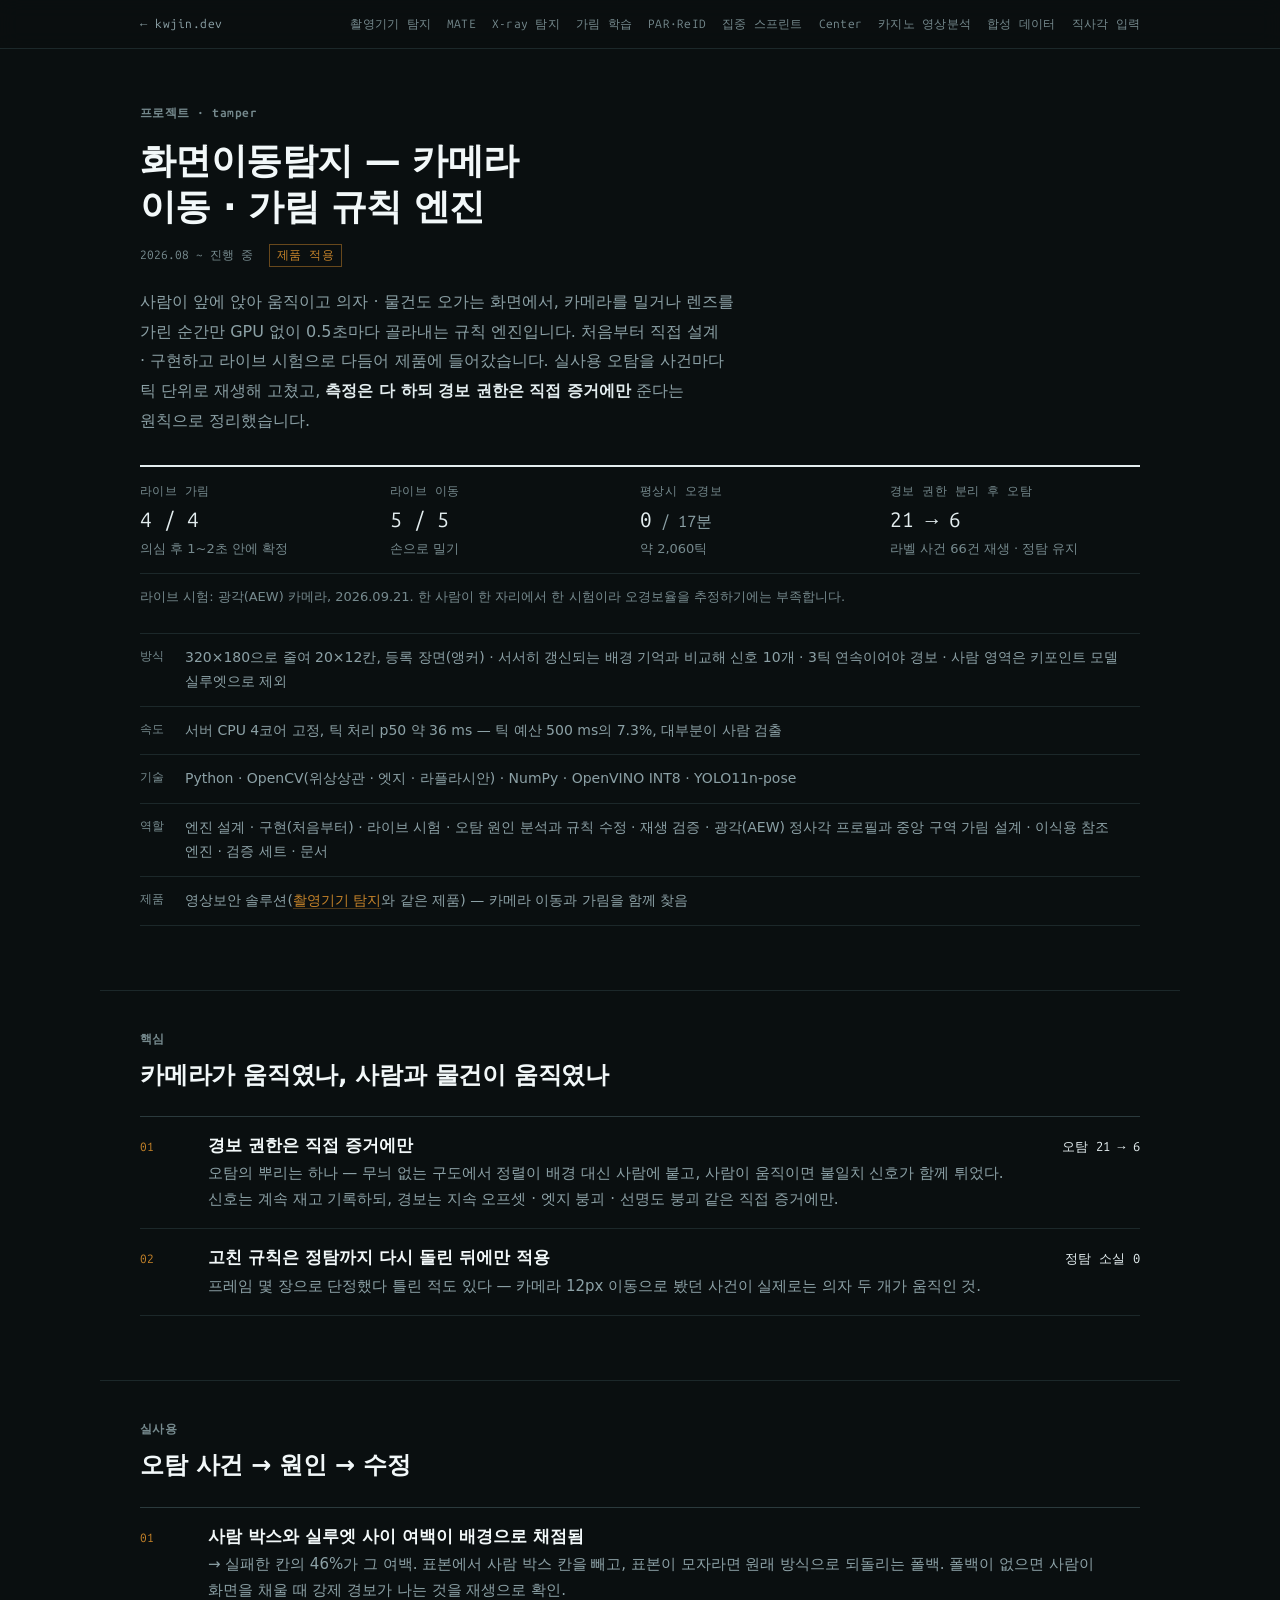
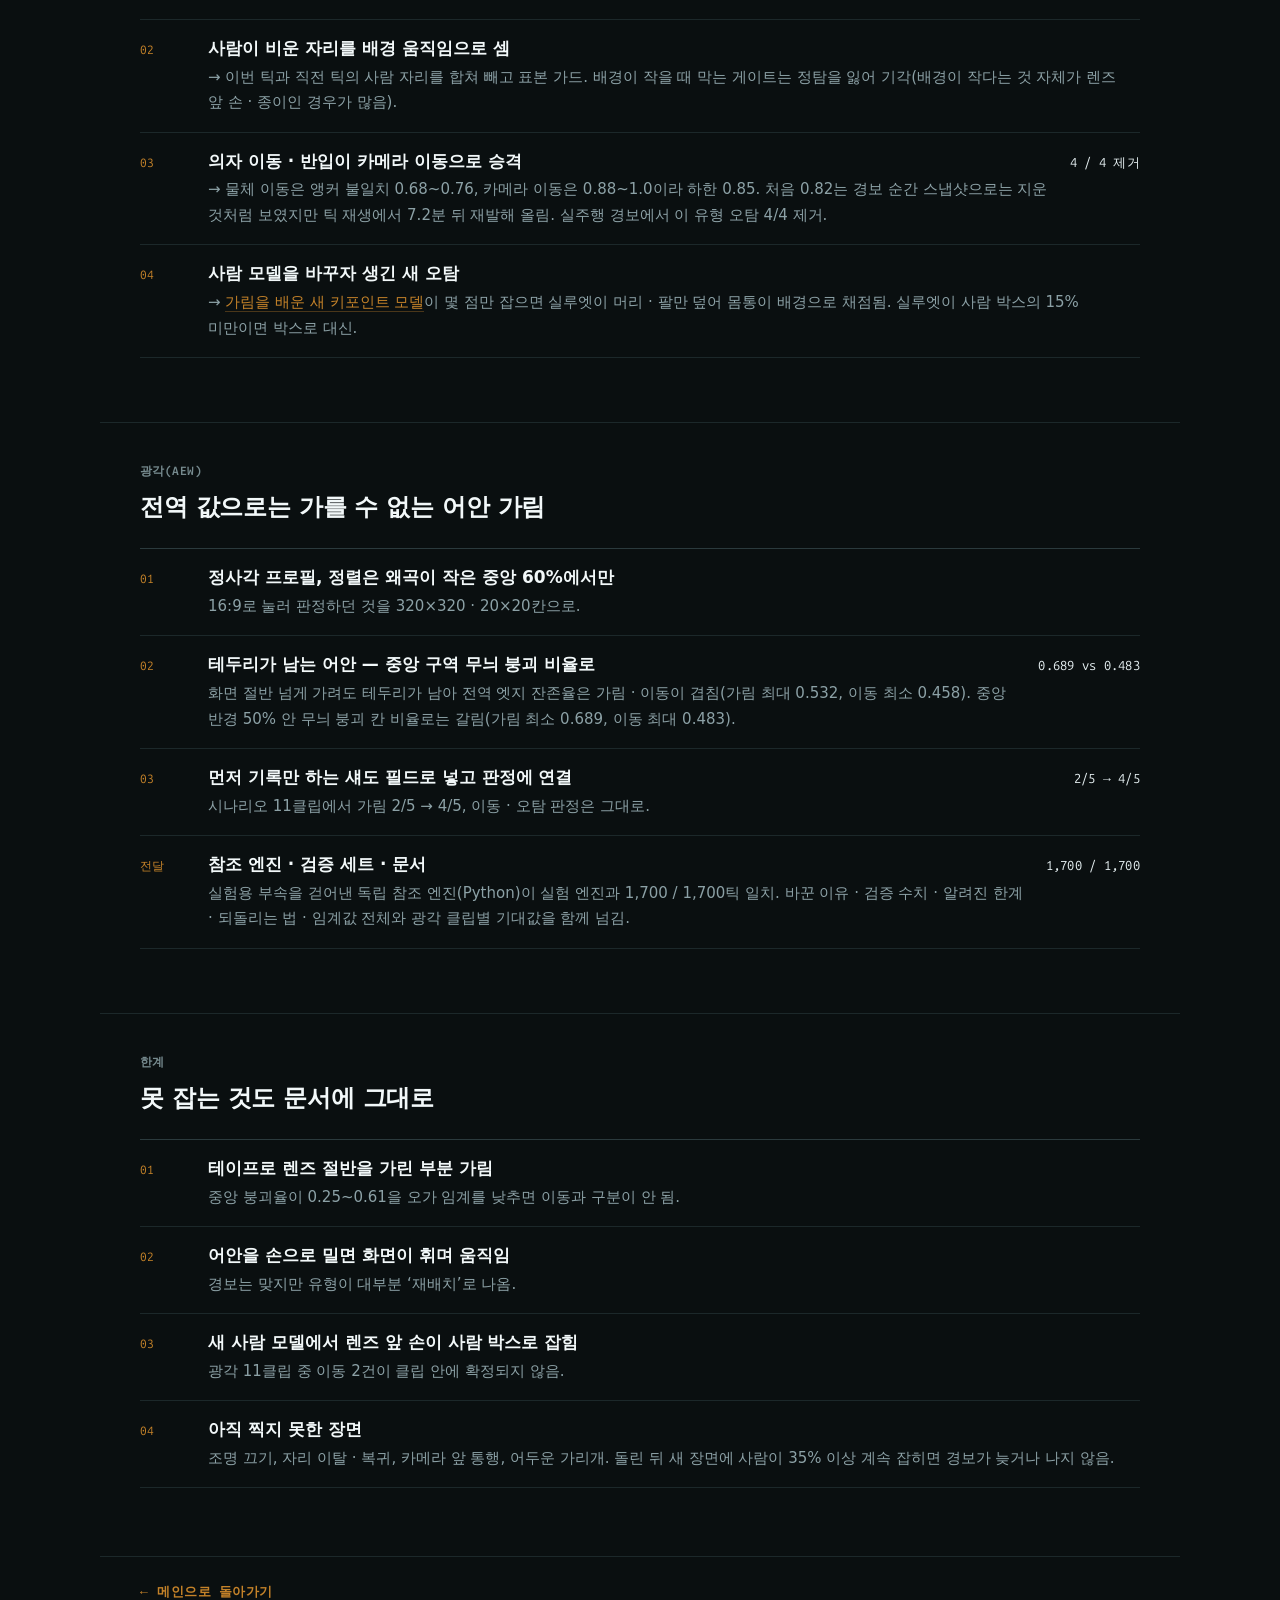
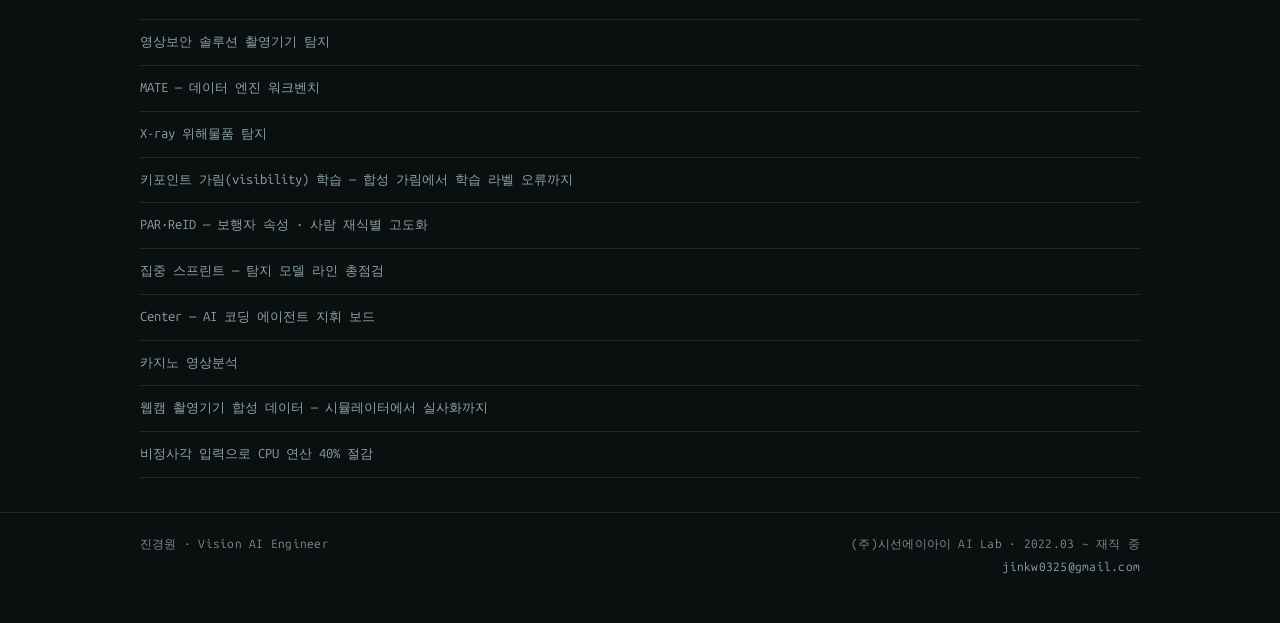
<file: projects/tamper/index.html>
<!doctype html>
<html lang="ko">
<head>
<meta charset="utf-8">
<meta name="viewport" content="width=device-width, initial-scale=1">
<meta name="theme-color" content="#0A0F10">
<meta name="robots" content="noindex">
<title>화면이동탐지 · 진경원</title>
<link rel="stylesheet" href="/assets/site.css">
</head>

<a class="skip" href="#main">본문 바로가기</a>
<header class="topbar">
  <div class="wrap">
    <a class="brand" href="/">&larr; kwjin.dev</a>
    <nav class="navlinks" aria-label="다른 프로젝트">
      <a href="/projects/device-detection/">촬영기기 탐지</a>
      <a href="/projects/mate/">MATE</a>
      <a href="/projects/xray/">X-ray 탐지</a>
      <a href="/projects/visibility/">가림 학습</a>
      <a href="/projects/par-reid/">PAR·ReID</a>
      <a href="/projects/sprint/">집중 스프린트</a>
      <a href="/projects/center/">Center</a>
      <a href="/projects/casino/">카지노 영상분석</a>
      <a href="/projects/synth-data/">합성 데이터</a>
      <a href="/projects/rect-input/">직사각 입력</a>
    </nav>
  </div>
</header>

<main id="main">

<!-- ================= HERO ================= -->
<section class="phero wrap">
  <span class="eyebrow">프로젝트 · tamper</span>
  <h1 class="ptitle">화면이동탐지 — 카메라 이동 · 가림 규칙 엔진</h1>
  <div class="pmeta">
    <span>2026.08 ~ 진행 중</span>
    <span class="live">제품 적용</span>
  </div>

  <p class="pitch">
    사람이 앞에 앉아 움직이고 의자 · 물건도 오가는 화면에서, 카메라를 밀거나 렌즈를 가린 순간만 GPU 없이 0.5초마다 골라내는 규칙 엔진입니다. 처음부터 직접 설계 · 구현하고 라이브 시험으로 다듬어 제품에 들어갔습니다.
    실사용 오탐을 사건마다 틱 단위로 재생해 고쳤고, <strong>측정은 다 하되 경보 권한은 직접 증거에만</strong> 준다는 원칙으로 정리했습니다.
  </p>

  <div class="stats">
    <div class="stat">
      <span class="k">라이브 가림</span>
      <span class="v">4 / 4</span>
      <span class="d">의심 후 1~2초 안에 확정</span>
    </div>
    <div class="stat">
      <span class="k">라이브 이동</span>
      <span class="v">5 / 5</span>
      <span class="d">손으로 밀기</span>
    </div>
    <div class="stat">
      <span class="k">평상시 오경보</span>
      <span class="v">0<em> / 17분</em></span>
      <span class="d">약 2,060틱</span>
    </div>
    <div class="stat">
      <span class="k">경보 권한 분리 후 오탐</span>
      <span class="v">21 → 6</span>
      <span class="d">라벨 사건 66건 재생 · 정탐 유지</span>
    </div>
  </div>
  <p class="media-note">라이브 시험: 광각(AEW) 카메라, 2026.09.21. 한 사람이 한 자리에서 한 시험이라 오경보율을 추정하기에는 부족합니다.</p>

  <dl class="factsheet">
    <dt>방식</dt>
    <dd>320×180으로 줄여 20×12칸, 등록 장면(앵커) · 서서히 갱신되는 배경 기억과 비교해 신호 10개 · 3틱 연속이어야 경보 · 사람 영역은 키포인트 모델 실루엣으로 제외</dd>
    <dt>속도</dt>
    <dd>서버 CPU 4코어 고정, 틱 처리 p50 약 36 ms — 틱 예산 500 ms의 7.3%, 대부분이 사람 검출</dd>
    <dt>기술</dt>
    <dd>Python · OpenCV(위상상관 · 엣지 · 라플라시안) · NumPy · OpenVINO INT8 · YOLO11n-pose</dd>
    <dt>역할</dt>
    <dd>엔진 설계 · 구현(처음부터) · 라이브 시험 · 오탐 원인 분석과 규칙 수정 · 재생 검증 · 광각(AEW) 정사각 프로필과 중앙 구역 가림 설계 · 이식용 참조 엔진 · 검증 세트 · 문서</dd>
    <dt>제품</dt>
    <dd>영상보안 솔루션(<a href="/projects/device-detection/">촬영기기 탐지</a>와 같은 제품) — 카메라 이동과 가림을 함께 찾음</dd>
  </dl>
</section>

<!-- ================= 핵심 ================= -->
<section class="sec wrap">
  <div class="sechead">
    <span class="eyebrow">핵심</span>
    <h2>카메라가 움직였나, 사람과 물건이 움직였나</h2>
  </div>
  <ol class="kp">
    <li>
      <span class="n">01</span>
      <div><span class="h">경보 권한은 직접 증거에만</span>
        <span class="w">오탐의 뿌리는 하나 — 무늬 없는 구도에서 정렬이 배경 대신 사람에 붙고, 사람이 움직이면 불일치 신호가 함께 튀었다. 신호는 계속 재고 기록하되, 경보는 지속 오프셋 · 엣지 붕괴 · 선명도 붕괴 같은 직접 증거에만.</span></div>
      <span class="m">오탐 21 → 6</span>
    </li>
    <li>
      <span class="n">02</span>
      <div><span class="h">고친 규칙은 정탐까지 다시 돌린 뒤에만 적용</span>
        <span class="w">프레임 몇 장으로 단정했다 틀린 적도 있다 — 카메라 12px 이동으로 봤던 사건이 실제로는 의자 두 개가 움직인 것.</span></div>
      <span class="m">정탐 소실 0</span>
    </li>
  </ol>
</section>

<!-- ================= 실사용 ================= -->
<section class="sec wrap">
  <div class="sechead">
    <span class="eyebrow">실사용</span>
    <h2>오탐 사건 → 원인 → 수정</h2>
  </div>
  <ol class="kp">
    <li>
      <span class="n">01</span>
      <div><span class="h">사람 박스와 실루엣 사이 여백이 배경으로 채점됨</span>
        <span class="w">→ 실패한 칸의 46%가 그 여백. 표본에서 사람 박스 칸을 빼고, 표본이 모자라면 원래 방식으로 되돌리는 폴백. 폴백이 없으면 사람이 화면을 채울 때 강제 경보가 나는 것을 재생으로 확인.</span></div>
    </li>
    <li>
      <span class="n">02</span>
      <div><span class="h">사람이 비운 자리를 배경 움직임으로 셈</span>
        <span class="w">→ 이번 틱과 직전 틱의 사람 자리를 합쳐 빼고 표본 가드. 배경이 작을 때 막는 게이트는 정탐을 잃어 기각(배경이 작다는 것 자체가 렌즈 앞 손 · 종이인 경우가 많음).</span></div>
    </li>
    <li>
      <span class="n">03</span>
      <div><span class="h">의자 이동 · 반입이 카메라 이동으로 승격</span>
        <span class="w">→ 물체 이동은 앵커 불일치 0.68~0.76, 카메라 이동은 0.88~1.0이라 하한 0.85. 처음 0.82는 경보 순간 스냅샷으로는 지운 것처럼 보였지만 틱 재생에서 7.2분 뒤 재발해 올림. 실주행 경보에서 이 유형 오탐 4/4 제거.</span></div>
      <span class="m">4 / 4 제거</span>
    </li>
    <li>
      <span class="n">04</span>
      <div><span class="h">사람 모델을 바꾸자 생긴 새 오탐</span>
        <span class="w">→ <a href="/projects/visibility/">가림을 배운 새 키포인트 모델</a>이 몇 점만 잡으면 실루엣이 머리 · 팔만 덮어 몸통이 배경으로 채점됨. 실루엣이 사람 박스의 15% 미만이면 박스로 대신.</span></div>
    </li>
  </ol>
</section>

<!-- ================= 광각 ================= -->
<section class="sec wrap">
  <div class="sechead">
    <span class="eyebrow">광각(AEW)</span>
    <h2>전역 값으로는 가를 수 없는 어안 가림</h2>
  </div>
  <ol class="kp">
    <li>
      <span class="n">01</span>
      <div><span class="h">정사각 프로필, 정렬은 왜곡이 작은 중앙 60%에서만</span>
        <span class="w">16:9로 눌러 판정하던 것을 320×320 · 20×20칸으로.</span></div>
    </li>
    <li>
      <span class="n">02</span>
      <div><span class="h">테두리가 남는 어안 — 중앙 구역 무늬 붕괴 비율로</span>
        <span class="w">화면 절반 넘게 가려도 테두리가 남아 전역 엣지 잔존율은 가림 · 이동이 겹침(가림 최대 0.532, 이동 최소 0.458). 중앙 반경 50% 안 무늬 붕괴 칸 비율로는 갈림(가림 최소 0.689, 이동 최대 0.483).</span></div>
      <span class="m">0.689 vs 0.483</span>
    </li>
    <li>
      <span class="n">03</span>
      <div><span class="h">먼저 기록만 하는 섀도 필드로 넣고 판정에 연결</span>
        <span class="w">시나리오 11클립에서 가림 2/5 → 4/5, 이동 · 오탐 판정은 그대로.</span></div>
      <span class="m">2/5 → 4/5</span>
    </li>
    <li>
      <span class="n">전달</span>
      <div><span class="h">참조 엔진 · 검증 세트 · 문서</span>
        <span class="w">실험용 부속을 걷어낸 독립 참조 엔진(Python)이 실험 엔진과 1,700 / 1,700틱 일치. 바꾼 이유 · 검증 수치 · 알려진 한계 · 되돌리는 법 · 임계값 전체와 광각 클립별 기대값을 함께 넘김.</span></div>
      <span class="m">1,700 / 1,700</span>
    </li>
  </ol>
</section>

<!-- ================= 한계 ================= -->
<section class="sec wrap">
  <div class="sechead">
    <span class="eyebrow">한계</span>
    <h2>못 잡는 것도 문서에 그대로</h2>
  </div>
  <ol class="kp">
    <li><span class="n">01</span><div><span class="h">테이프로 렌즈 절반을 가린 부분 가림</span><span class="w">중앙 붕괴율이 0.25~0.61을 오가 임계를 낮추면 이동과 구분이 안 됨.</span></div></li>
    <li><span class="n">02</span><div><span class="h">어안을 손으로 밀면 화면이 휘며 움직임</span><span class="w">경보는 맞지만 유형이 대부분 ‘재배치’로 나옴.</span></div></li>
    <li><span class="n">03</span><div><span class="h">새 사람 모델에서 렌즈 앞 손이 사람 박스로 잡힘</span><span class="w">광각 11클립 중 이동 2건이 클립 안에 확정되지 않음.</span></div></li>
    <li><span class="n">04</span><div><span class="h">아직 찍지 못한 장면</span><span class="w">조명 끄기, 자리 이탈 · 복귀, 카메라 앞 통행, 어두운 가리개. 돌린 뒤 새 장면에 사람이 35% 이상 계속 잡히면 경보가 늦거나 나지 않음.</span></div></li>
  </ol>
</section>

</main>

<div class="wrap backrow">
  <a class="backlink" href="/"><span class="arw" aria-hidden="true">&larr;</span> 메인으로 돌아가기</a>
  <div class="siblings">
    <a href="/projects/device-detection/">영상보안 솔루션 촬영기기 탐지</a>
    <a href="/projects/mate/">MATE — 데이터 엔진 워크벤치</a>
    <a href="/projects/xray/">X-ray 위해물품 탐지</a>
    <a href="/projects/visibility/">키포인트 가림(visibility) 학습 — 합성 가림에서 학습 라벨 오류까지</a>
    <a href="/projects/par-reid/">PAR·ReID — 보행자 속성 · 사람 재식별 고도화</a>
    <a href="/projects/sprint/">집중 스프린트 — 탐지 모델 라인 총점검</a>
    <a href="/projects/center/">Center — AI 코딩 에이전트 지휘 보드</a>
    <a href="/projects/casino/">카지노 영상분석</a>
    <a href="/projects/synth-data/">웹캠 촬영기기 합성 데이터 — 시뮬레이터에서 실사화까지</a>
    <a href="/projects/rect-input/">비정사각 입력으로 CPU 연산 40% 절감</a>
  </div>
</div>

<footer>
  <div class="wrap foot">
    <span class="stackline">진경원 · Vision AI Engineer</span>
    <span class="footmeta">
      (주)시선에이아이 AI Lab · 2022.03 ~ 재직 중<br>
      <a href="mailto:jinkw0325@gmail.com">jinkw0325@gmail.com</a>
    </span>
  </div>
</footer>

</html>
</file>
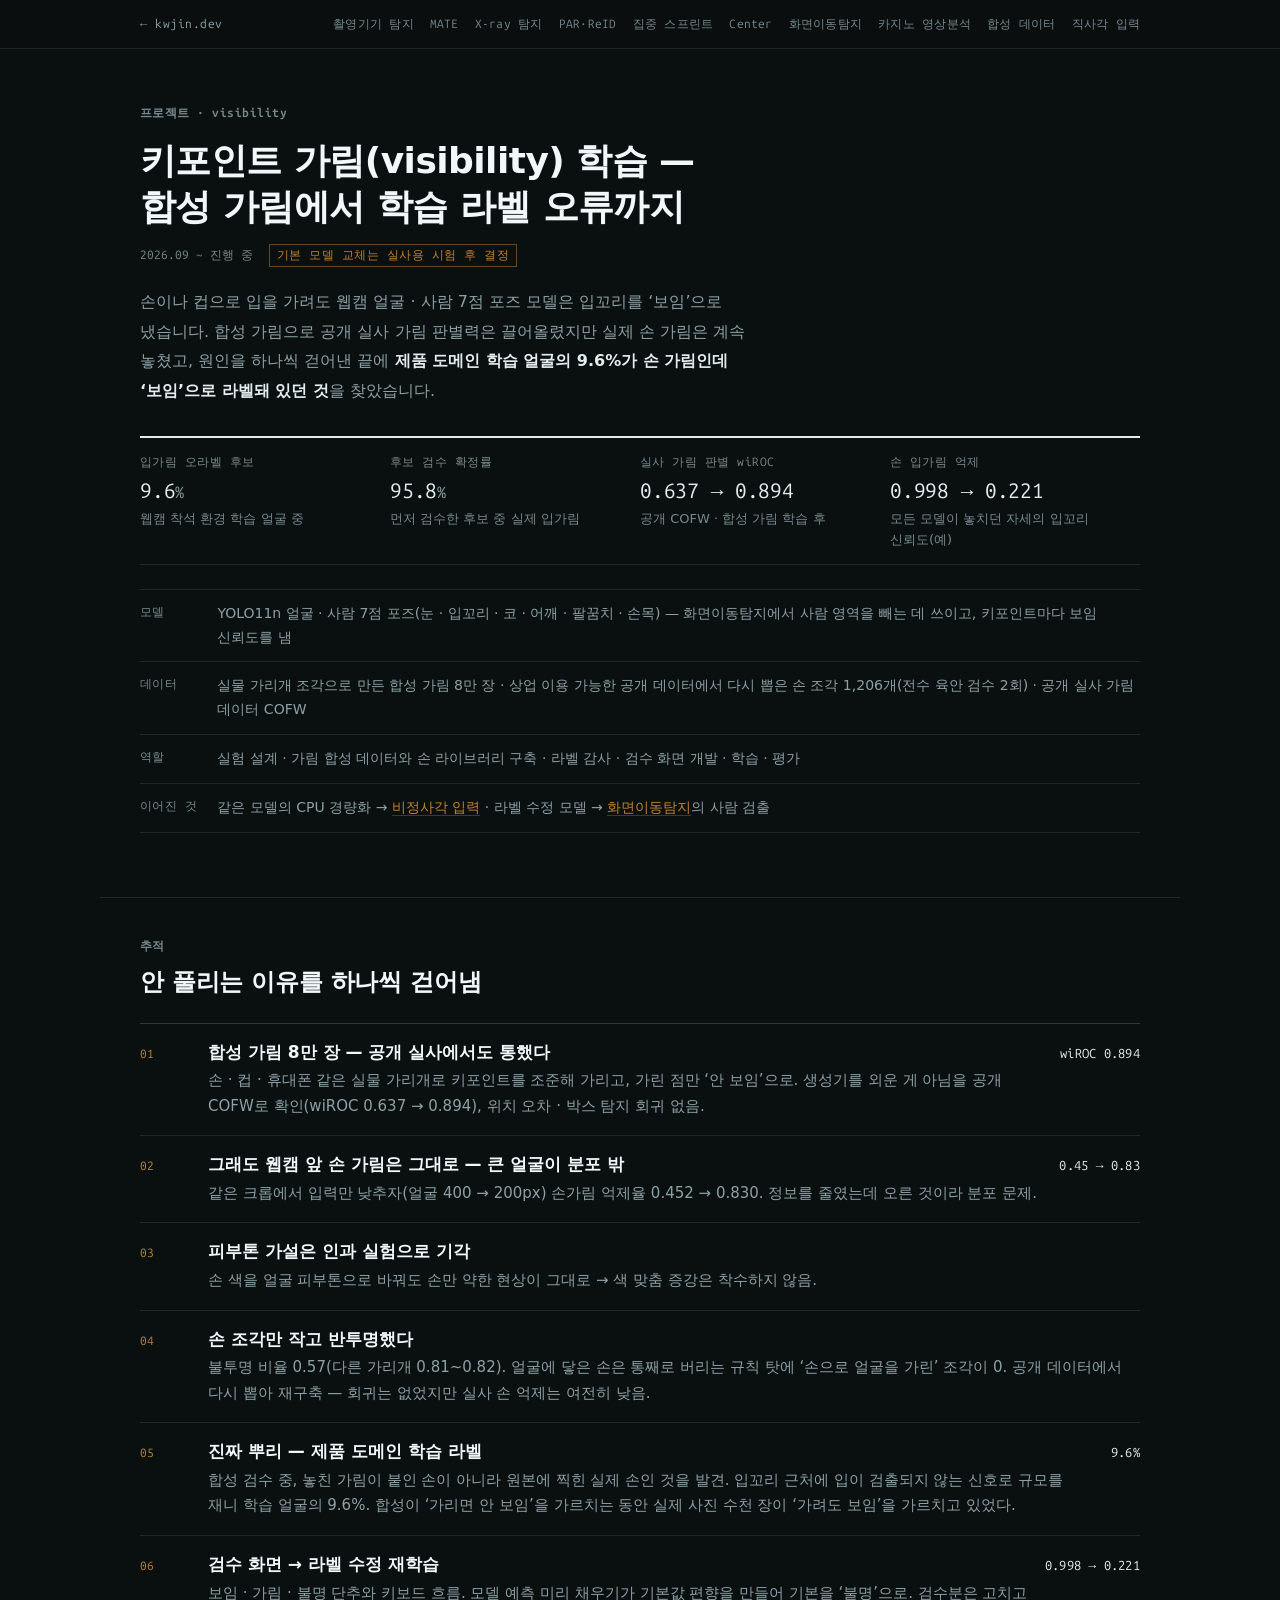
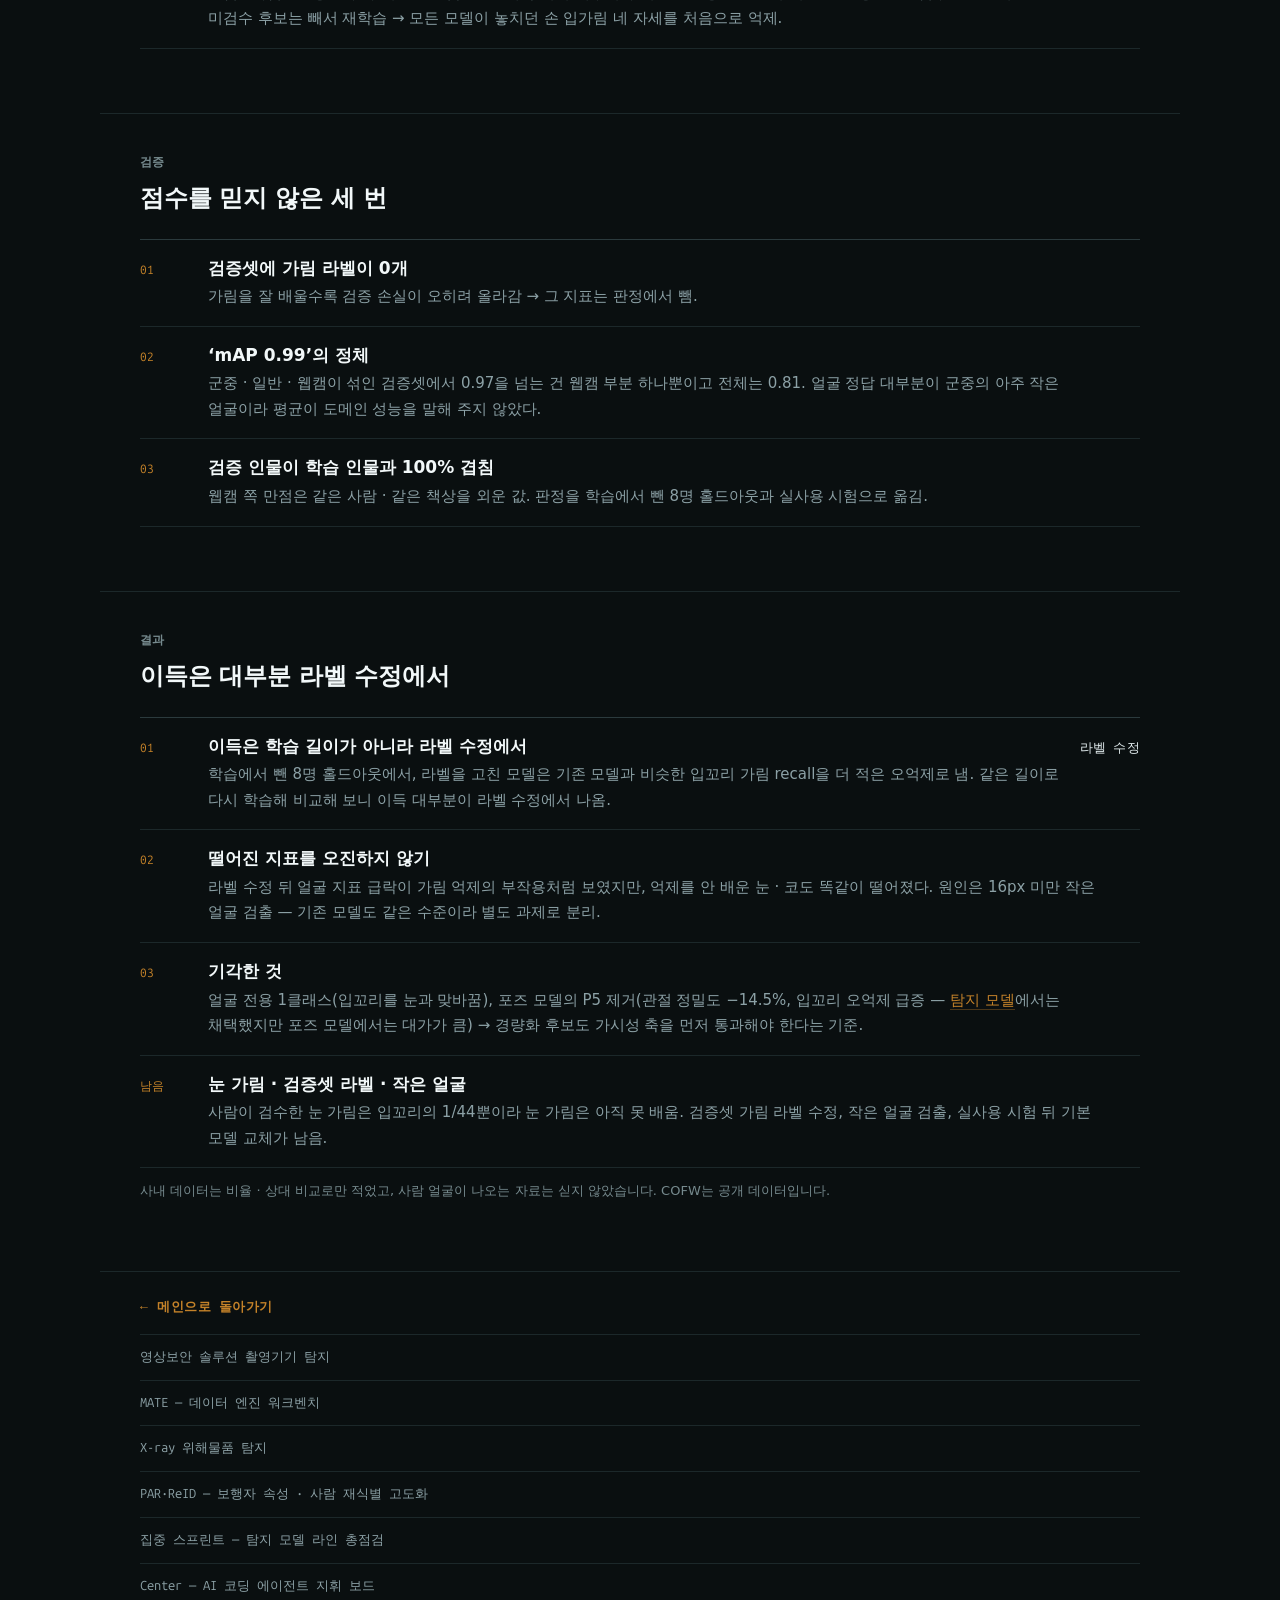
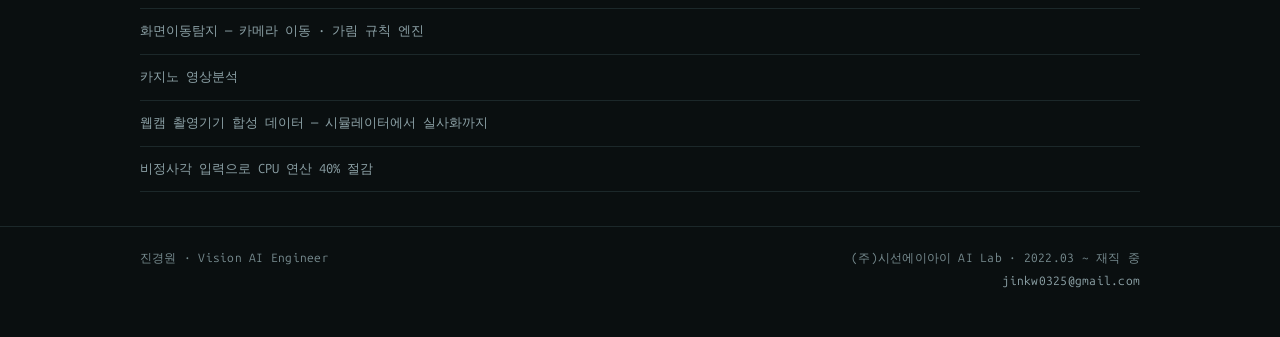
<file: projects/visibility/index.html>
<!doctype html>
<html lang="ko">
<head>
<meta charset="utf-8">
<meta name="viewport" content="width=device-width, initial-scale=1">
<meta name="theme-color" content="#0A0F10">
<meta name="robots" content="noindex">
<title>키포인트 가림 학습 · 진경원</title>
<link rel="stylesheet" href="/assets/site.css">
</head>

<a class="skip" href="#main">본문 바로가기</a>
<header class="topbar">
  <div class="wrap">
    <a class="brand" href="/">&larr; kwjin.dev</a>
    <nav class="navlinks" aria-label="다른 프로젝트">
      <a href="/projects/device-detection/">촬영기기 탐지</a>
      <a href="/projects/mate/">MATE</a>
      <a href="/projects/xray/">X-ray 탐지</a>
      <a href="/projects/par-reid/">PAR·ReID</a>
      <a href="/projects/sprint/">집중 스프린트</a>
      <a href="/projects/center/">Center</a>
      <a href="/projects/tamper/">화면이동탐지</a>
      <a href="/projects/casino/">카지노 영상분석</a>
      <a href="/projects/synth-data/">합성 데이터</a>
      <a href="/projects/rect-input/">직사각 입력</a>
    </nav>
  </div>
</header>

<main id="main">

<!-- ================= HERO ================= -->
<section class="phero wrap">
  <span class="eyebrow">프로젝트 · visibility</span>
  <h1 class="ptitle">키포인트 가림(visibility) 학습 — 합성 가림에서 학습 라벨 오류까지</h1>
  <div class="pmeta">
    <span>2026.09 ~ 진행 중</span>
    <span class="live">기본 모델 교체는 실사용 시험 후 결정</span>
  </div>

  <p class="pitch">
    손이나 컵으로 입을 가려도 웹캠 얼굴 · 사람 7점 포즈 모델은 입꼬리를 ‘보임’으로 냈습니다. 합성 가림으로 공개 실사 가림 판별력은 끌어올렸지만 실제 손 가림은 계속 놓쳤고,
    원인을 하나씩 걷어낸 끝에 <strong>제품 도메인 학습 얼굴의 9.6%가 손 가림인데 ‘보임’으로 라벨돼 있던 것</strong>을 찾았습니다.
  </p>

  <div class="stats">
    <div class="stat">
      <span class="k">입가림 오라벨 후보</span>
      <span class="v">9.6<em>%</em></span>
      <span class="d">웹캠 착석 환경 학습 얼굴 중</span>
    </div>
    <div class="stat">
      <span class="k">후보 검수 확정률</span>
      <span class="v">95.8<em>%</em></span>
      <span class="d">먼저 검수한 후보 중 실제 입가림</span>
    </div>
    <div class="stat">
      <span class="k">실사 가림 판별 wiROC</span>
      <span class="v">0.637 → 0.894</span>
      <span class="d">공개 COFW · 합성 가림 학습 후</span>
    </div>
    <div class="stat">
      <span class="k">손 입가림 억제</span>
      <span class="v">0.998 → 0.221</span>
      <span class="d">모든 모델이 놓치던 자세의 입꼬리 신뢰도(예)</span>
    </div>
  </div>

  <dl class="factsheet">
    <dt>모델</dt>
    <dd>YOLO11n 얼굴 · 사람 7점 포즈(눈 · 입꼬리 · 코 · 어깨 · 팔꿈치 · 손목) — 화면이동탐지에서 사람 영역을 빼는 데 쓰이고, 키포인트마다 보임 신뢰도를 냄</dd>
    <dt>데이터</dt>
    <dd>실물 가리개 조각으로 만든 합성 가림 8만 장 · 상업 이용 가능한 공개 데이터에서 다시 뽑은 손 조각 1,206개(전수 육안 검수 2회) · 공개 실사 가림 데이터 COFW</dd>
    <dt>역할</dt>
    <dd>실험 설계 · 가림 합성 데이터와 손 라이브러리 구축 · 라벨 감사 · 검수 화면 개발 · 학습 · 평가</dd>
    <dt>이어진 것</dt>
    <dd>같은 모델의 CPU 경량화 → <a href="/projects/rect-input/">비정사각 입력</a> · 라벨 수정 모델 → <a href="/projects/tamper/">화면이동탐지</a>의 사람 검출</dd>
  </dl>
</section>

<!-- ================= 추적 ================= -->
<section class="sec wrap">
  <div class="sechead">
    <span class="eyebrow">추적</span>
    <h2>안 풀리는 이유를 하나씩 걷어냄</h2>
  </div>
  <ol class="kp">
    <li>
      <span class="n">01</span>
      <div><span class="h">합성 가림 8만 장 — 공개 실사에서도 통했다</span>
        <span class="w">손 · 컵 · 휴대폰 같은 실물 가리개로 키포인트를 조준해 가리고, 가린 점만 ‘안 보임’으로. 생성기를 외운 게 아님을 공개 COFW로 확인(wiROC 0.637 → 0.894), 위치 오차 · 박스 탐지 회귀 없음.</span></div>
      <span class="m">wiROC 0.894</span>
    </li>
    <li>
      <span class="n">02</span>
      <div><span class="h">그래도 웹캠 앞 손 가림은 그대로 — 큰 얼굴이 분포 밖</span>
        <span class="w">같은 크롭에서 입력만 낮추자(얼굴 400 → 200px) 손가림 억제율 0.452 → 0.830. 정보를 줄였는데 오른 것이라 분포 문제.</span></div>
      <span class="m">0.45 → 0.83</span>
    </li>
    <li>
      <span class="n">03</span>
      <div><span class="h">피부톤 가설은 인과 실험으로 기각</span>
        <span class="w">손 색을 얼굴 피부톤으로 바꿔도 손만 약한 현상이 그대로 → 색 맞춤 증강은 착수하지 않음.</span></div>
    </li>
    <li>
      <span class="n">04</span>
      <div><span class="h">손 조각만 작고 반투명했다</span>
        <span class="w">불투명 비율 0.57(다른 가리개 0.81~0.82). 얼굴에 닿은 손은 통째로 버리는 규칙 탓에 ‘손으로 얼굴을 가린’ 조각이 0. 공개 데이터에서 다시 뽑아 재구축 — 회귀는 없었지만 실사 손 억제는 여전히 낮음.</span></div>
    </li>
    <li>
      <span class="n">05</span>
      <div><span class="h">진짜 뿌리 — 제품 도메인 학습 라벨</span>
        <span class="w">합성 검수 중, 놓친 가림이 붙인 손이 아니라 원본에 찍힌 실제 손인 것을 발견. 입꼬리 근처에 입이 검출되지 않는 신호로 규모를 재니 학습 얼굴의 9.6%. 합성이 ‘가리면 안 보임’을 가르치는 동안 실제 사진 수천 장이 ‘가려도 보임’을 가르치고 있었다.</span></div>
      <span class="m">9.6%</span>
    </li>
    <li>
      <span class="n">06</span>
      <div><span class="h">검수 화면 → 라벨 수정 재학습</span>
        <span class="w">보임 · 가림 · 불명 단추와 키보드 흐름. 모델 예측 미리 채우기가 기본값 편향을 만들어 기본을 ‘불명’으로. 검수분은 고치고 미검수 후보는 빼서 재학습 → 모든 모델이 놓치던 손 입가림 네 자세를 처음으로 억제.</span></div>
      <span class="m">0.998 → 0.221</span>
    </li>
  </ol>
</section>

<!-- ================= 검증 ================= -->
<section class="sec wrap">
  <div class="sechead">
    <span class="eyebrow">검증</span>
    <h2>점수를 믿지 않은 세 번</h2>
  </div>
  <ol class="kp">
    <li>
      <span class="n">01</span>
      <div><span class="h">검증셋에 가림 라벨이 0개</span>
        <span class="w">가림을 잘 배울수록 검증 손실이 오히려 올라감 → 그 지표는 판정에서 뺌.</span></div>
    </li>
    <li>
      <span class="n">02</span>
      <div><span class="h">‘mAP 0.99’의 정체</span>
        <span class="w">군중 · 일반 · 웹캠이 섞인 검증셋에서 0.97을 넘는 건 웹캠 부분 하나뿐이고 전체는 0.81. 얼굴 정답 대부분이 군중의 아주 작은 얼굴이라 평균이 도메인 성능을 말해 주지 않았다.</span></div>
    </li>
    <li>
      <span class="n">03</span>
      <div><span class="h">검증 인물이 학습 인물과 100% 겹침</span>
        <span class="w">웹캠 쪽 만점은 같은 사람 · 같은 책상을 외운 값. 판정을 학습에서 뺀 8명 홀드아웃과 실사용 시험으로 옮김.</span></div>
    </li>
  </ol>
</section>

<!-- ================= 결과 ================= -->
<section class="sec wrap">
  <div class="sechead">
    <span class="eyebrow">결과</span>
    <h2>이득은 대부분 라벨 수정에서</h2>
  </div>
  <ol class="kp">
    <li>
      <span class="n">01</span>
      <div><span class="h">이득은 학습 길이가 아니라 라벨 수정에서</span>
        <span class="w">학습에서 뺀 8명 홀드아웃에서, 라벨을 고친 모델은 기존 모델과 비슷한 입꼬리 가림 recall을 더 적은 오억제로 냄. 같은 길이로 다시 학습해 비교해 보니 이득 대부분이 라벨 수정에서 나옴.</span></div>
      <span class="m">라벨 수정</span>
    </li>
    <li>
      <span class="n">02</span>
      <div><span class="h">떨어진 지표를 오진하지 않기</span>
        <span class="w">라벨 수정 뒤 얼굴 지표 급락이 가림 억제의 부작용처럼 보였지만, 억제를 안 배운 눈 · 코도 똑같이 떨어졌다. 원인은 16px 미만 작은 얼굴 검출 — 기존 모델도 같은 수준이라 별도 과제로 분리.</span></div>
    </li>
    <li>
      <span class="n">03</span>
      <div><span class="h">기각한 것</span>
        <span class="w">얼굴 전용 1클래스(입꼬리를 눈과 맞바꿈), 포즈 모델의 P5 제거(관절 정밀도 −14.5%, 입꼬리 오억제 급증 — <a href="/projects/device-detection/">탐지 모델</a>에서는 채택했지만 포즈 모델에서는 대가가 큼) → 경량화 후보도 가시성 축을 먼저 통과해야 한다는 기준.</span></div>
    </li>
    <li>
      <span class="n">남음</span>
      <div><span class="h">눈 가림 · 검증셋 라벨 · 작은 얼굴</span>
        <span class="w">사람이 검수한 눈 가림은 입꼬리의 1/44뿐이라 눈 가림은 아직 못 배움. 검증셋 가림 라벨 수정, 작은 얼굴 검출, 실사용 시험 뒤 기본 모델 교체가 남음.</span></div>
    </li>
  </ol>
  <p class="media-note">사내 데이터는 비율 · 상대 비교로만 적었고, 사람 얼굴이 나오는 자료는 싣지 않았습니다. COFW는 공개 데이터입니다.</p>
</section>

</main>

<div class="wrap backrow">
  <a class="backlink" href="/"><span class="arw" aria-hidden="true">&larr;</span> 메인으로 돌아가기</a>
  <div class="siblings">
    <a href="/projects/device-detection/">영상보안 솔루션 촬영기기 탐지</a>
    <a href="/projects/mate/">MATE — 데이터 엔진 워크벤치</a>
    <a href="/projects/xray/">X-ray 위해물품 탐지</a>
    <a href="/projects/par-reid/">PAR·ReID — 보행자 속성 · 사람 재식별 고도화</a>
    <a href="/projects/sprint/">집중 스프린트 — 탐지 모델 라인 총점검</a>
    <a href="/projects/center/">Center — AI 코딩 에이전트 지휘 보드</a>
    <a href="/projects/tamper/">화면이동탐지 — 카메라 이동 · 가림 규칙 엔진</a>
    <a href="/projects/casino/">카지노 영상분석</a>
    <a href="/projects/synth-data/">웹캠 촬영기기 합성 데이터 — 시뮬레이터에서 실사화까지</a>
    <a href="/projects/rect-input/">비정사각 입력으로 CPU 연산 40% 절감</a>
  </div>
</div>

<footer>
  <div class="wrap foot">
    <span class="stackline">진경원 · Vision AI Engineer</span>
    <span class="footmeta">
      (주)시선에이아이 AI Lab · 2022.03 ~ 재직 중<br>
      <a href="mailto:jinkw0325@gmail.com">jinkw0325@gmail.com</a>
    </span>
  </div>
</footer>

</html>
</file>
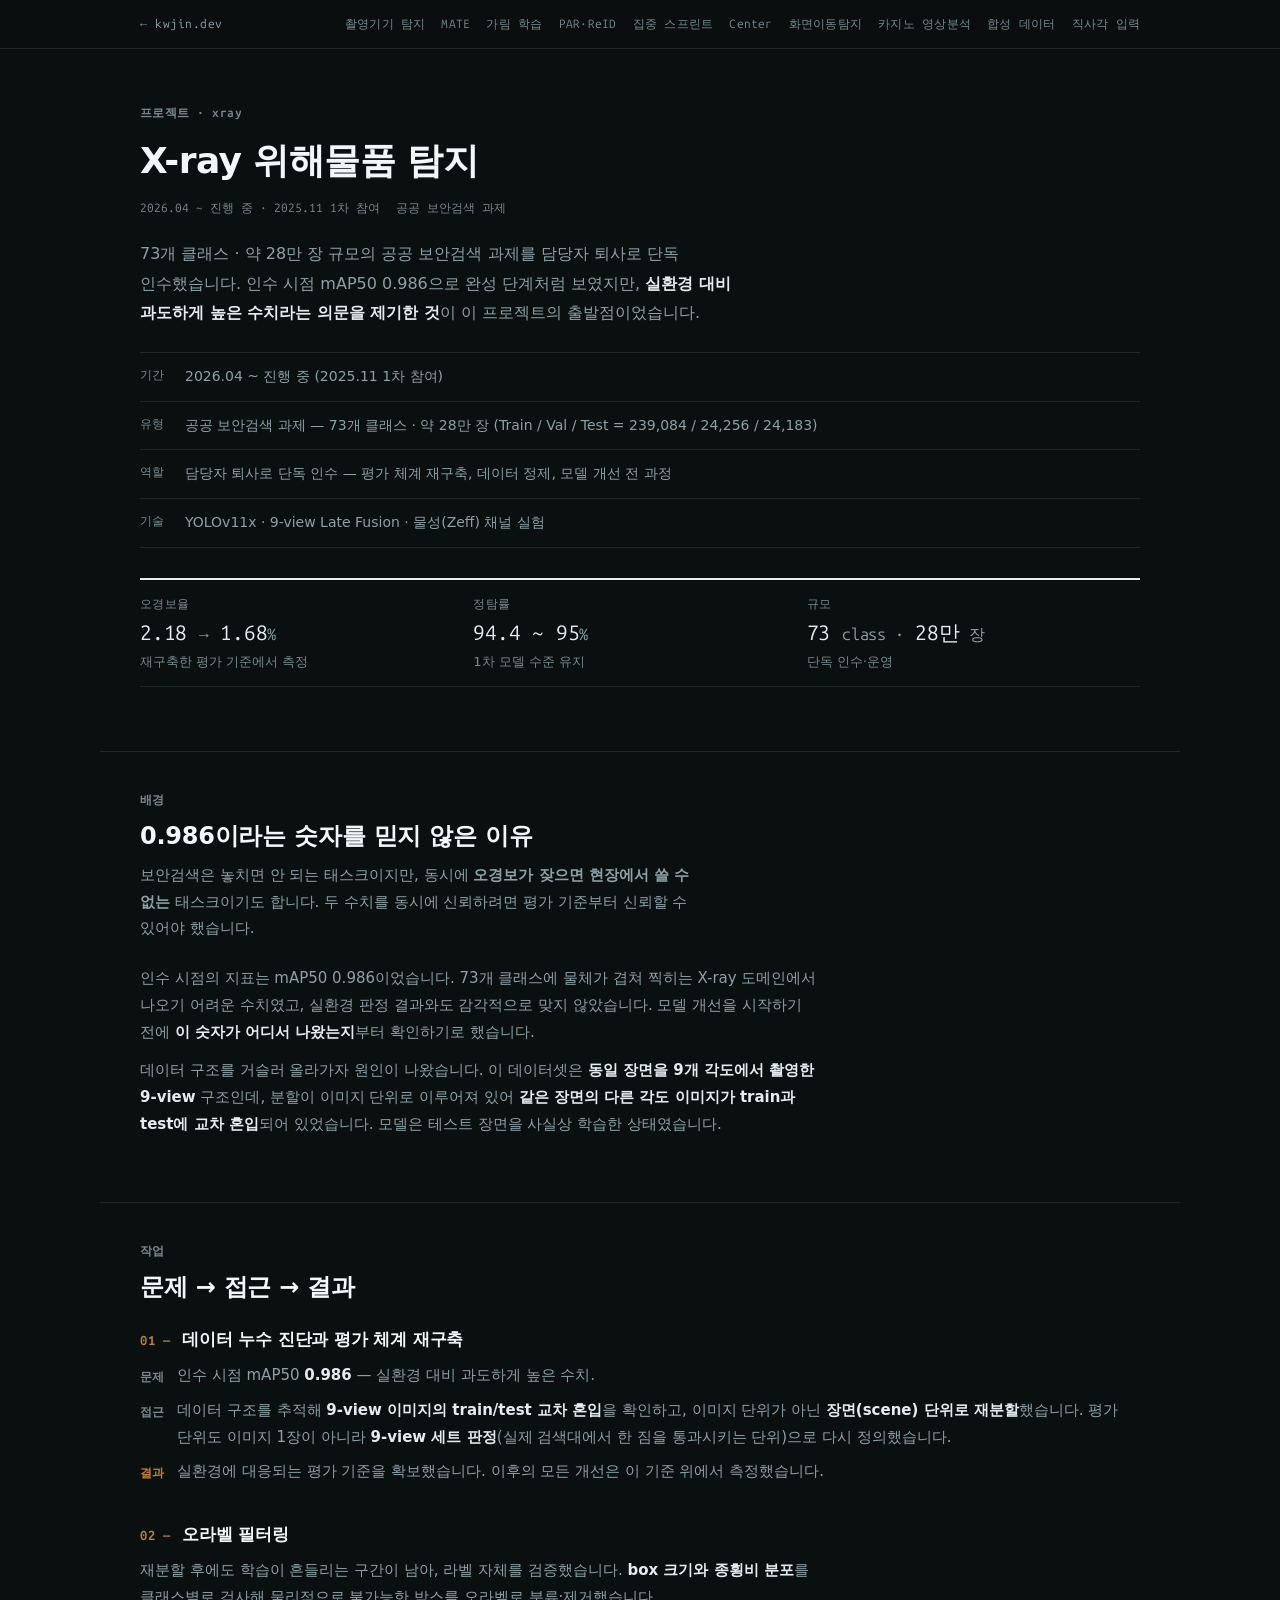
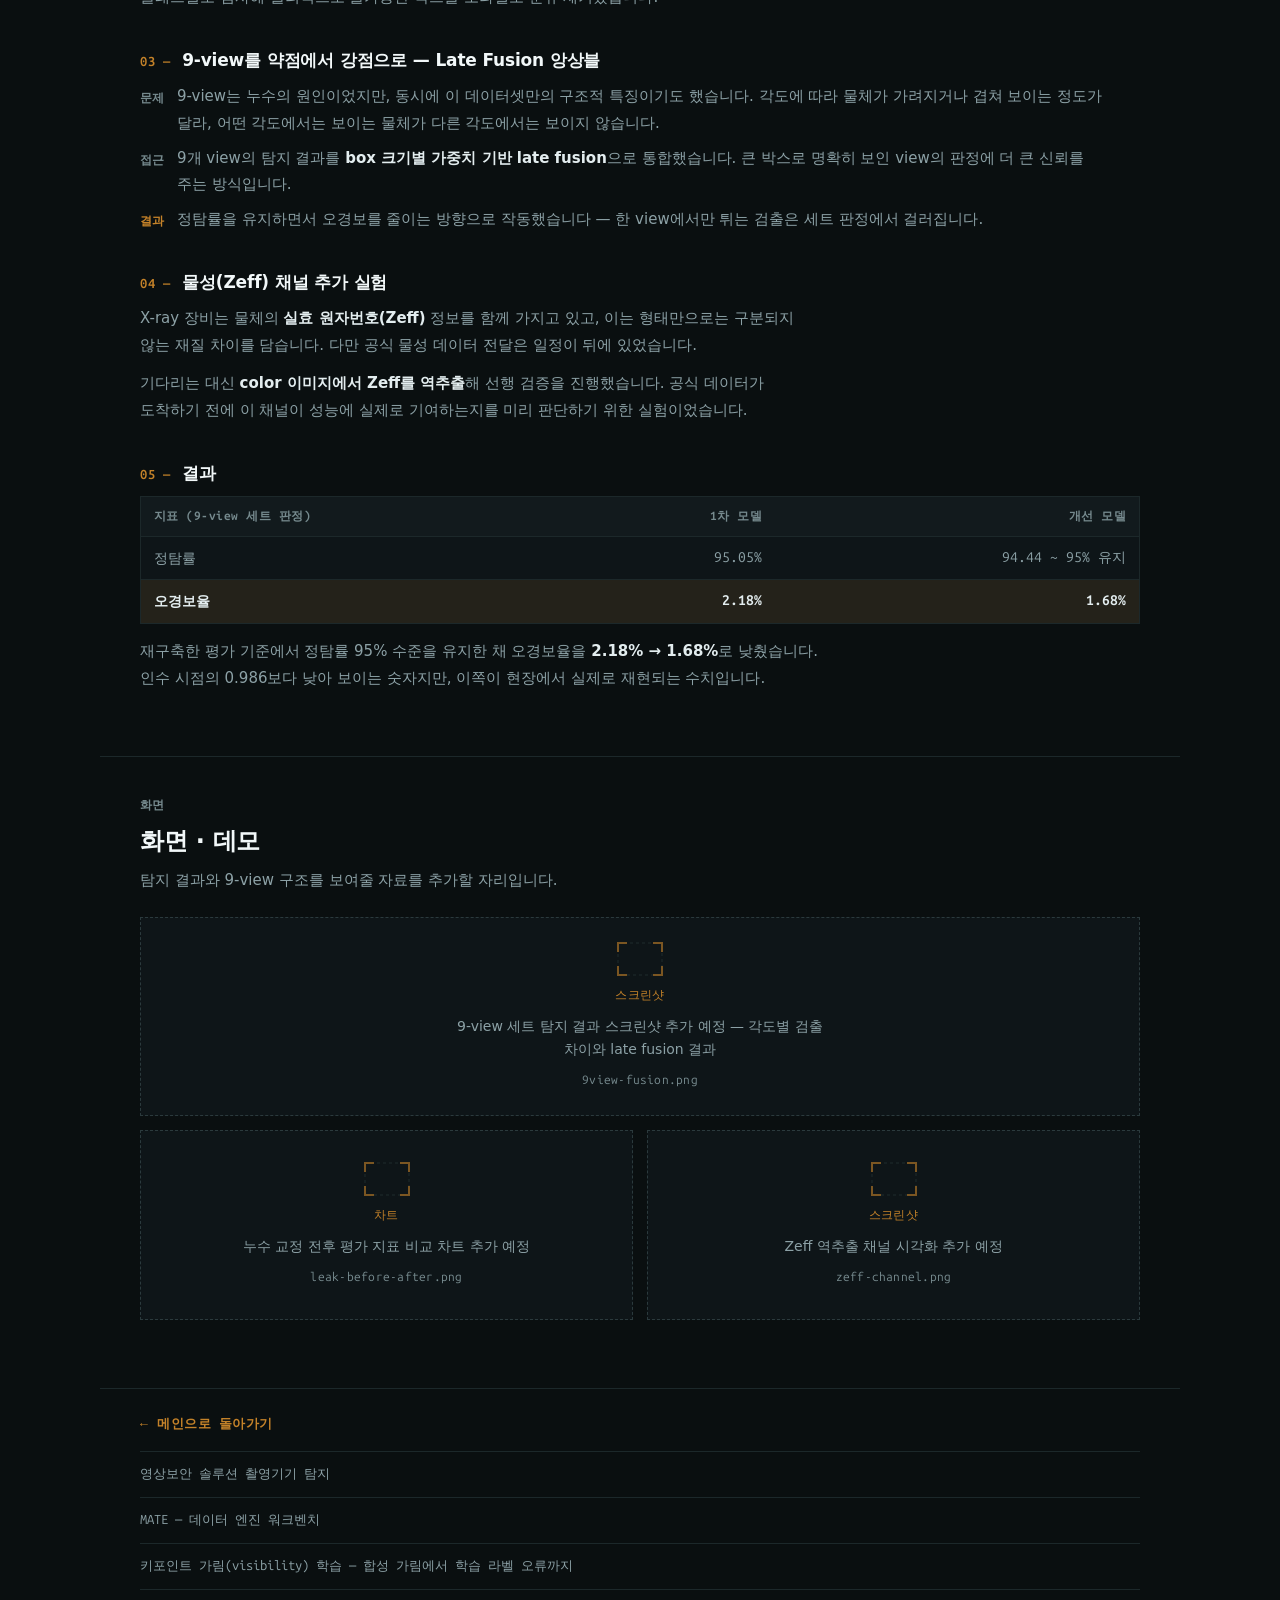
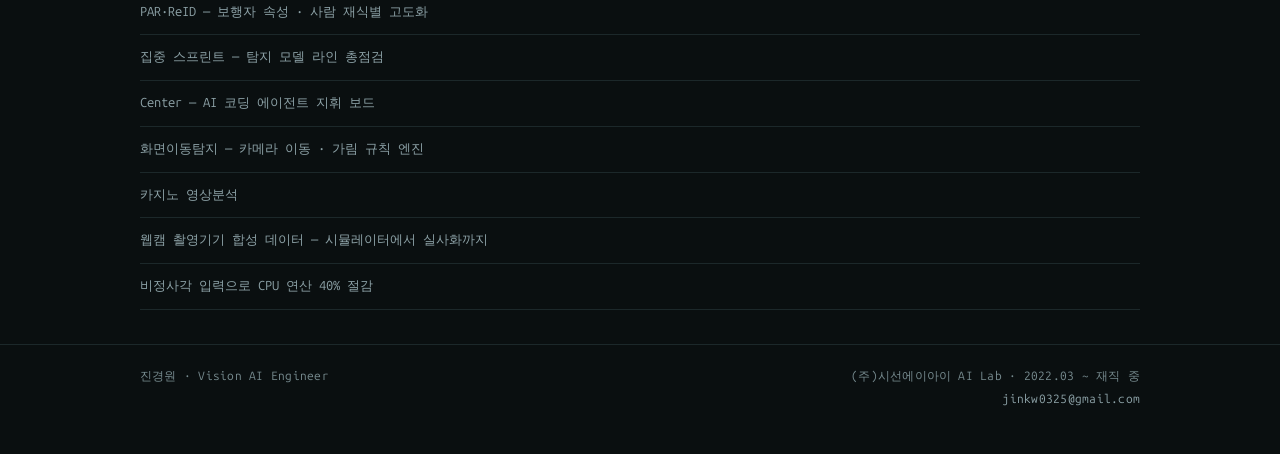
<file: projects/xray/index.html>
<!doctype html>
<html lang="ko">
<head>
<meta charset="utf-8">
<meta name="viewport" content="width=device-width, initial-scale=1">
<meta name="theme-color" content="#0A0F10">
<meta name="robots" content="noindex">
<title>X-ray 위해물품 탐지 · 진경원</title>
<link rel="stylesheet" href="/assets/site.css">
</head>

<a class="skip" href="#main">본문 바로가기</a>
<header class="topbar">
  <div class="wrap">
    <a class="brand" href="/">&larr; kwjin.dev</a>
    <nav class="navlinks" aria-label="다른 프로젝트">
      <a href="/projects/device-detection/">촬영기기 탐지</a>
      <a href="/projects/mate/">MATE</a>
      <a href="/projects/visibility/">가림 학습</a>
      <a href="/projects/par-reid/">PAR·ReID</a>
      <a href="/projects/sprint/">집중 스프린트</a>
      <a href="/projects/center/">Center</a>
      <a href="/projects/tamper/">화면이동탐지</a>
      <a href="/projects/casino/">카지노 영상분석</a>
      <a href="/projects/synth-data/">합성 데이터</a>
      <a href="/projects/rect-input/">직사각 입력</a>
    </nav>
  </div>
</header>

<main id="main">

<!-- ================= HERO ================= -->
<section class="phero wrap">
  <span class="eyebrow">프로젝트 · xray</span>
  <h1 class="ptitle">X-ray 위해물품 탐지</h1>
  <div class="pmeta">
    <span>2026.04 ~ 진행 중 · 2025.11 1차 참여</span>
    <span>공공 보안검색 과제</span>
  </div>

  <p class="pitch">
    73개 클래스 · 약 28만 장 규모의 공공 보안검색 과제를 담당자 퇴사로 단독 인수했습니다.
    인수 시점 mAP50 0.986으로 완성 단계처럼 보였지만,
    <strong>실환경 대비 과도하게 높은 수치라는 의문을 제기한 것</strong>이 이 프로젝트의 출발점이었습니다.
  </p>

  <dl class="factsheet">
    <dt>기간</dt>
    <dd>2026.04 ~ 진행 중 (2025.11 1차 참여)</dd>
    <dt>유형</dt>
    <dd>공공 보안검색 과제 — 73개 클래스 · 약 28만 장 (Train / Val / Test = 239,084 / 24,256 / 24,183)</dd>
    <dt>역할</dt>
    <dd>담당자 퇴사로 단독 인수 — 평가 체계 재구축, 데이터 정제, 모델 개선 전 과정</dd>
    <dt>기술</dt>
    <dd>YOLOv11x · 9-view Late Fusion · 물성(Zeff) 채널 실험</dd>
  </dl>

  <div class="stats three">
    <div class="stat">
      <span class="k">오경보율</span>
      <span class="v">2.18 <em>→</em> 1.68<em>%</em></span>
      <span class="d">재구축한 평가 기준에서 측정</span>
    </div>
    <div class="stat">
      <span class="k">정탐률</span>
      <span class="v">94.4 ~ 95<em>%</em></span>
      <span class="d">1차 모델 수준 유지</span>
    </div>
    <div class="stat">
      <span class="k">규모</span>
      <span class="v">73 <em>class ·</em> 28만<em> 장</em></span>
      <span class="d">단독 인수·운영</span>
    </div>
  </div>
</section>

<!-- ================= 문제 정의 ================= -->
<section class="sec wrap">
  <div class="sechead">
    <span class="eyebrow">배경</span>
    <h2>0.986이라는 숫자를 믿지 않은 이유</h2>
    <p class="lede">
      보안검색은 놓치면 안 되는 태스크이지만, 동시에 <strong>오경보가 잦으면 현장에서 쓸 수 없는</strong> 태스크이기도 합니다.
      두 수치를 동시에 신뢰하려면 평가 기준부터 신뢰할 수 있어야 했습니다.
    </p>
  </div>

  <div class="blocks">
    <div class="block">
      <p>
        인수 시점의 지표는 mAP50 0.986이었습니다. 73개 클래스에 물체가 겹쳐 찍히는 X-ray 도메인에서
        나오기 어려운 수치였고, 실환경 판정 결과와도 감각적으로 맞지 않았습니다.
        모델 개선을 시작하기 전에 <b>이 숫자가 어디서 나왔는지</b>부터 확인하기로 했습니다.
      </p>
      <p>
        데이터 구조를 거슬러 올라가자 원인이 나왔습니다.
        이 데이터셋은 <b>동일 장면을 9개 각도에서 촬영한 9-view</b> 구조인데,
        분할이 이미지 단위로 이루어져 있어 <b>같은 장면의 다른 각도 이미지가 train과 test에 교차 혼입</b>되어 있었습니다.
        모델은 테스트 장면을 사실상 학습한 상태였습니다.
      </p>
    </div>
  </div>
</section>

<!-- ================= 본문 ================= -->
<section class="sec wrap">
  <div class="sechead">
    <span class="eyebrow">작업</span>
    <h2>문제 → 접근 → 결과</h2>
  </div>

  <div class="blocks">

    <div class="block">
      <h4><span class="bn">01 &mdash;</span> 데이터 누수 진단과 평가 체계 재구축</h4>
      <div class="pab">
        <div><span class="tag">문제</span><p>인수 시점 mAP50 <b>0.986</b> — 실환경 대비 과도하게 높은 수치.</p></div>
        <div><span class="tag">접근</span><p>데이터 구조를 추적해 <b>9-view 이미지의 train/test 교차 혼입</b>을 확인하고, 이미지 단위가 아닌 <b>장면(scene) 단위로 재분할</b>했습니다. 평가 단위도 이미지 1장이 아니라 <b>9-view 세트 판정</b>(실제 검색대에서 한 짐을 통과시키는 단위)으로 다시 정의했습니다.</p></div>
        <div><span class="tag r">결과</span><p>실환경에 대응되는 평가 기준을 확보했습니다. 이후의 모든 개선은 이 기준 위에서 측정했습니다.</p></div>
      </div>
    </div>

    <div class="block">
      <h4><span class="bn">02 &mdash;</span> 오라벨 필터링</h4>
      <p>
        재분할 후에도 학습이 흔들리는 구간이 남아, 라벨 자체를 검증했습니다.
        <b>box 크기와 종횡비 분포</b>를 클래스별로 검사해 물리적으로 불가능한 박스를 오라벨로 분류·제거했습니다.
      </p>
    </div>

    <div class="block">
      <h4><span class="bn">03 &mdash;</span> 9-view를 약점에서 강점으로 — Late Fusion 앙상블</h4>
      <div class="pab">
        <div><span class="tag">문제</span><p>9-view는 누수의 원인이었지만, 동시에 이 데이터셋만의 구조적 특징이기도 했습니다. 각도에 따라 물체가 가려지거나 겹쳐 보이는 정도가 달라, 어떤 각도에서는 보이는 물체가 다른 각도에서는 보이지 않습니다.</p></div>
        <div><span class="tag">접근</span><p>9개 view의 탐지 결과를 <b>box 크기별 가중치 기반 late fusion</b>으로 통합했습니다. 큰 박스로 명확히 보인 view의 판정에 더 큰 신뢰를 주는 방식입니다.</p></div>
        <div><span class="tag r">결과</span><p>정탐률을 유지하면서 오경보를 줄이는 방향으로 작동했습니다 — 한 view에서만 튀는 검출은 세트 판정에서 걸러집니다.</p></div>
      </div>
    </div>

    <div class="block">
      <h4><span class="bn">04 &mdash;</span> 물성(Zeff) 채널 추가 실험</h4>
      <p>
        X-ray 장비는 물체의 <b>실효 원자번호(Zeff)</b> 정보를 함께 가지고 있고, 이는 형태만으로는 구분되지 않는 재질 차이를 담습니다.
        다만 공식 물성 데이터 전달은 일정이 뒤에 있었습니다.
      </p>
      <p>
        기다리는 대신 <b>color 이미지에서 Zeff를 역추출</b>해 선행 검증을 진행했습니다.
        공식 데이터가 도착하기 전에 이 채널이 성능에 실제로 기여하는지를 미리 판단하기 위한 실험이었습니다.
      </p>
    </div>

    <div class="block">
      <h4><span class="bn">05 &mdash;</span> 결과</h4>
      <div class="tbl-wrap">
        <table class="data">
          <thead><tr><th scope="col">지표 (9-view 세트 판정)</th><th scope="col">1차 모델</th><th scope="col">개선 모델</th></tr></thead>
          <tbody>
            <tr><td>정탐률</td><td>95.05%</td><td>94.44 ~ 95% 유지</td></tr>
            <tr class="win"><td>오경보율</td><td>2.18%</td><td>1.68%</td></tr>
          </tbody>
        </table>
      </div>
      <p style="margin-top:14px">
        재구축한 평가 기준에서 정탐률 95% 수준을 유지한 채 오경보율을 <b>2.18% → 1.68%</b>로 낮췄습니다.
        인수 시점의 0.986보다 낮아 보이는 숫자지만, 이쪽이 현장에서 실제로 재현되는 수치입니다.
      </p>
    </div>

  </div>
</section>

<!-- ================= MEDIA ================= -->
<section class="sec wrap">
  <div class="sechead">
    <span class="eyebrow">화면</span>
    <h2>화면 · 데모</h2>
    <p class="lede">탐지 결과와 9-view 구조를 보여줄 자료를 추가할 자리입니다.</p>
  </div>
  <div class="media">
    <div class="ph wide">
      <svg width="46" height="34" viewBox="0 0 46 34" fill="none" aria-hidden="true">
        <rect x="1" y="1" width="44" height="32" stroke="var(--line-strong)" stroke-dasharray="3 3"/>
        <path d="M1 10V1h9M36 1h9v9M45 24v9h-9M10 33H1v-9" stroke="var(--accent)" stroke-width="2"/>
      </svg>
      <span class="ph-k">스크린샷</span>
      <span class="ph-t">9-view 세트 탐지 결과 스크린샷 추가 예정 — 각도별 검출 차이와 late fusion 결과</span>
      <span class="ph-n">9view-fusion.png</span>
    </div>
    <div class="ph">
      <svg width="46" height="34" viewBox="0 0 46 34" fill="none" aria-hidden="true">
        <rect x="1" y="1" width="44" height="32" stroke="var(--line-strong)" stroke-dasharray="3 3"/>
        <path d="M1 10V1h9M36 1h9v9M45 24v9h-9M10 33H1v-9" stroke="var(--accent)" stroke-width="2"/>
      </svg>
      <span class="ph-k">차트</span>
      <span class="ph-t">누수 교정 전후 평가 지표 비교 차트 추가 예정</span>
      <span class="ph-n">leak-before-after.png</span>
    </div>
    <div class="ph">
      <svg width="46" height="34" viewBox="0 0 46 34" fill="none" aria-hidden="true">
        <rect x="1" y="1" width="44" height="32" stroke="var(--line-strong)" stroke-dasharray="3 3"/>
        <path d="M1 10V1h9M36 1h9v9M45 24v9h-9M10 33H1v-9" stroke="var(--accent)" stroke-width="2"/>
      </svg>
      <span class="ph-k">스크린샷</span>
      <span class="ph-t">Zeff 역추출 채널 시각화 추가 예정</span>
      <span class="ph-n">zeff-channel.png</span>
    </div>
  </div>
</section>

</main>

<div class="wrap backrow">
  <a class="backlink" href="/"><span class="arw" aria-hidden="true">&larr;</span> 메인으로 돌아가기</a>
  <div class="siblings">
    <a href="/projects/device-detection/">영상보안 솔루션 촬영기기 탐지</a>
    <a href="/projects/mate/">MATE — 데이터 엔진 워크벤치</a>
    <a href="/projects/visibility/">키포인트 가림(visibility) 학습 — 합성 가림에서 학습 라벨 오류까지</a>
    <a href="/projects/par-reid/">PAR·ReID — 보행자 속성 · 사람 재식별 고도화</a>
    <a href="/projects/sprint/">집중 스프린트 — 탐지 모델 라인 총점검</a>
    <a href="/projects/center/">Center — AI 코딩 에이전트 지휘 보드</a>
    <a href="/projects/tamper/">화면이동탐지 — 카메라 이동 · 가림 규칙 엔진</a>
    <a href="/projects/casino/">카지노 영상분석</a>
    <a href="/projects/synth-data/">웹캠 촬영기기 합성 데이터 — 시뮬레이터에서 실사화까지</a>
    <a href="/projects/rect-input/">비정사각 입력으로 CPU 연산 40% 절감</a>
  </div>
</div>

<footer>
  <div class="wrap foot">
    <span class="stackline">진경원 · Vision AI Engineer</span>
    <span class="footmeta">
      (주)시선에이아이 AI Lab · 2022.03 ~ 재직 중<br>
      <a href="mailto:jinkw0325@gmail.com">jinkw0325@gmail.com</a>
    </span>
  </div>
</footer>

</html>
</file>
<file: assets/site.css>
/* ============================================================
   kwjin.dev — G-1 skin (dark only)
   fonts: Black Han Sans (display, subset) + Ubuntu Sans Mono (mono)
   ============================================================ */

@font-face{
  font-family:"UbuntuSansMonoEmbed";
  src:url("/assets/UbuntuSansMono.woff2") format("woff2");
  font-weight:100 800;
  font-style:normal;
  font-display:swap;
}
@font-face{
  font-family:"BlackHanSansEmbed";
  src:url("/assets/BlackHanSans-subset.woff2") format("woff2");
  font-weight:400;
  font-style:normal;
  font-display:swap;
}

/* ============ tokens ============ */
:root{
  color-scheme:dark;

  --bg:#0A0F10;
  --surface:#0E1518;
  --surface-2:#121A1D;
  --ink:#E3EDEF;
  --bright:#F2F8F9;
  --ink-2:#8CA1A6;
  --ink-3:#5E6E71;
  --line:#1C282A;
  --line-strong:#2B3A3D;
  --stroke:#3E5459;

  --accent:#C48229;
  --accent-ink:#C48229;
  --accent-soft:#241B10;
  --on-accent:#0A0F10;
  --on-accent-2:#33250A;

  --secondary:#22A2B3;
  --signal:#22A2B3;
  --good:#22A2B3;
  --bad:#DE7B62;

  /* chart pair — verified dark duo, do not change */
  --c1:#22A2B3;
  --c2:#C48229;
  --c-base:#54666A;
  --grid:#1C282A;

  --pad:clamp(18px,4vw,40px);

  --font-body:"Pretendard Variable",Pretendard,-apple-system,BlinkMacSystemFont,"Apple SD Gothic Neo","Noto Sans KR","Malgun Gothic","맑은 고딕",system-ui,sans-serif;
  --font-mono:"UbuntuSansMonoEmbed",ui-monospace,SFMono-Regular,Menlo,Consolas,"Pretendard Variable",Pretendard,"Apple SD Gothic Neo","Noto Sans KR","Malgun Gothic",monospace;
  /* 디스플레이 글꼴은 본문 글꼴과 동일. 굵기는 각 규칙에서 700으로 준다.
     @font-face BlackHanSansEmbed와 woff2 파일은 남겨 두되 아무도 참조하지 않으므로 다운로드되지 않는다. */
  --font-display:var(--font-body);
}

*{box-sizing:border-box}
body{
  margin:0;
  background:var(--bg);
  color:var(--ink);
  font-family:var(--font-body);
  font-size:16px;
  line-height:1.75;
  -webkit-font-smoothing:antialiased;
  overflow-x:hidden;
}
html{scroll-behavior:smooth}
@media (prefers-reduced-motion:reduce){
  html{scroll-behavior:auto}
  *{animation-duration:.001ms !important;transition-duration:.001ms !important}
}
a{color:var(--accent-ink);text-decoration:none;border-bottom:1px solid color-mix(in srgb,var(--accent-ink) 34%,transparent)}
a:hover{border-bottom-color:var(--accent-ink)}
:focus-visible{outline:2px solid var(--accent);outline-offset:3px;border-radius:2px}
p{margin:0}
h1,h2,h3,h4{margin:0;text-wrap:balance;line-height:1.3;letter-spacing:-.01em;font-weight:400}
ul{margin:0;padding:0;list-style:none}

/* ============ shell ============ */
.wrap{max-width:1080px;margin:0 auto;padding:0 var(--pad)}
section{scroll-margin-top:60px}

.mono{font-family:var(--font-mono);font-variant-numeric:tabular-nums}
.eyebrow{
  font-family:var(--font-mono);font-size:.6875rem;font-weight:600;
  letter-spacing:.04em;color:var(--ink-3);
}

/* ============ top bar ============ */
.topbar{
  position:sticky;top:0;z-index:20;
  background:color-mix(in srgb,var(--bg) 90%,transparent);
  backdrop-filter:blur(10px);
  border-bottom:1px solid var(--line);
}
.topbar .wrap{display:flex;align-items:center;gap:16px;height:48px;min-width:0}
.topbar .brand{
  font-family:var(--font-mono);font-size:.75rem;letter-spacing:.04em;
  color:var(--ink-2);border:0;white-space:nowrap;
}
.topbar .brand:hover{color:var(--accent)}
.topbar .mailtop{
  margin-left:auto;font-family:var(--font-mono);font-size:.75rem;
  color:var(--ink-2);border:0;white-space:nowrap;
}
.topbar .mailtop:hover{color:var(--accent)}
.navlinks{display:flex;gap:16px;margin-left:auto;overflow-x:auto;scrollbar-width:none;min-width:0}
.navlinks::-webkit-scrollbar{display:none}
.navlinks a{
  font-family:var(--font-mono);font-size:.75rem;letter-spacing:.02em;
  color:var(--ink-3);border:0;white-space:nowrap;
}
.navlinks a:hover,.navlinks a[aria-current="true"]{color:var(--accent)}

/* ============ hero (G-1) ============ */
.hero-g{padding:clamp(34px,6vw,58px) var(--pad) 0}
.hero-top{
  display:flex;align-items:flex-end;justify-content:space-between;
  gap:clamp(20px,4vw,44px);margin-bottom:clamp(22px,3.4vw,30px);
}
.hero-name{display:flex;flex-direction:column;gap:6px;min-width:0}
.name{
  font-family:var(--font-display);font-weight:700;
  font-size:clamp(2.4rem,5.2vw,3.25rem);
  line-height:1.05;letter-spacing:-.02em;color:var(--bright);
}
.name-role{
  font-family:var(--font-body);font-weight:400;
  font-size:.875rem;line-height:1.5;letter-spacing:.01em;
  color:var(--ink-2);
}
.pitch-g{
  max-width:46ch;text-align:left;
  font-size:.875rem;line-height:1.78;color:var(--ink-2);
}

/* numbers band */
.statband{
  display:grid;grid-template-columns:repeat(4,minmax(0,1fr));
  border-top:2px solid var(--ink);
}
.sb{
  display:flex;flex-direction:column;gap:5px;
  padding:14px 16px 14px 0;border-bottom:1px solid var(--line);min-width:0;
}
.sb:last-child{padding-right:0}
.sb .k{font-family:var(--font-mono);font-size:.625rem;letter-spacing:.04em;color:var(--ink-3)}
.sb .v{
  font-family:var(--font-mono);font-size:clamp(1.05rem,2.4vw,1.375rem);
  line-height:1.2;color:var(--ink);font-variant-numeric:tabular-nums;
}
.sb .v em{font-style:normal;font-size:.75rem;color:var(--ink-2)}
.sb.hi .v{color:var(--accent)}
@media (max-width:680px){
  .hero-top{flex-direction:column;align-items:stretch;gap:16px}
  .pitch-g{text-align:left;max-width:none}
  .statband{grid-template-columns:repeat(2,minmax(0,1fr));column-gap:16px}
  .sb:nth-child(2n){padding-right:0}
}
@media (max-width:400px){.statband{grid-template-columns:minmax(0,1fr)}.sb{padding-right:0}}

/* ============ section heads ============ */
.sec{
  margin-top:clamp(40px,6vw,64px);
  padding:clamp(26px,4vw,38px) var(--pad) 0;
  border-top:1px solid var(--line);
}
.sechead{display:flex;flex-direction:column;gap:9px;margin-bottom:24px}
.sechead .eyebrow{color:var(--ink-3)}
.sechead h2{
  font-family:var(--font-display);font-weight:700;
  font-size:clamp(1.15rem,2.7vw,1.5rem);line-height:1.38;color:var(--bright);
}
.sechead .lede{color:var(--ink-2);max-width:64ch;font-size:.9375rem}

/* ============ project table (G-1) ============ */
.ptable{display:flex;flex-direction:column}
.prow:first-child{border-top:1px solid var(--line)}
.prow{
  display:grid;grid-template-columns:52px minmax(0,1fr) minmax(0,260px) 132px;
  gap:20px;align-items:center;
  padding:16px 0;border-bottom:1px solid var(--line);border-left:0;border-right:0;
  margin:0 calc(-1 * var(--pad));padding-left:var(--pad);padding-right:var(--pad);
  transition:background-color .16s ease,color .16s ease;
}
.prow .pn{
  font-family:var(--font-mono);font-size:1rem;font-weight:600;line-height:1;
  color:var(--ink-3);font-variant-numeric:tabular-nums;
}
.prow .pt{
  font-family:var(--font-display);font-weight:700;
  font-size:clamp(1rem,2.1vw,1.3rem);
  line-height:1.3;color:var(--bright);min-width:0;
}
.prow .pm{
  font-family:var(--font-mono);font-size:.75rem;color:var(--ink-2);
  font-variant-numeric:tabular-nums;min-width:0;
}
.prow .ps{
  font-family:var(--font-mono);font-size:.75rem;color:var(--ink-2);
  text-align:right;white-space:nowrap;
}
.prow .ps.now{color:var(--accent)}

/* 조용한 호버 — 배경만 한 단계 밝히고 제목 글자색만 강조색으로 */
.prow:hover,.prow:focus-visible{background:var(--surface-2);border-bottom-color:var(--line-strong)}
.prow:hover .pt,.prow:focus-visible .pt{color:var(--accent)}
.prow:hover .pn,.prow:focus-visible .pn{color:var(--ink-2)}
.prow:focus-visible{outline:2px solid var(--accent);outline-offset:-2px;border-radius:0}

@media (max-width:820px){
  .prow{grid-template-columns:44px minmax(0,1fr) 120px;gap:8px 14px}
  .prow .pm{grid-column:2;font-size:.6875rem}
  .prow .ps{grid-column:3;grid-row:1;align-self:center}
}
@media (max-width:520px){
  .prow{grid-template-columns:40px minmax(0,1fr);gap:6px 12px;padding-top:14px;padding-bottom:14px}
  .prow .ps{grid-column:2;grid-row:2;text-align:left;font-size:.6875rem}
  .prow .pm{grid-column:2;grid-row:3}
}

/* ============ approach (3 principles) ============ */
.pillars{display:grid;grid-template-columns:repeat(3,minmax(0,1fr));gap:0 clamp(18px,3vw,30px)}
.pillar{padding:18px 0 4px;border-top:1px solid var(--line)}
.pillar .n{
  display:block;font-family:var(--font-mono);font-size:.6875rem;letter-spacing:.04em;
  color:var(--accent);margin-bottom:10px;
}
.pillar h3{font-family:var(--font-display);font-weight:700;font-size:.9375rem;line-height:1.5;color:var(--bright);margin-bottom:9px}
.pillar p{font-size:.875rem;line-height:1.75;color:var(--ink-2)}
.pillar .ex{margin-top:12px;padding-top:12px;border-top:1px dashed var(--line);font-size:.8125rem;color:var(--ink-3);line-height:1.65}
@media (max-width:820px){.pillars{grid-template-columns:minmax(0,1fr)}}

/* ============ figure panels ============ */
.panel{background:var(--surface);border:1px solid var(--line);padding:clamp(18px,3.2vw,28px)}
.panel-title{font-size:1rem;font-weight:700;color:var(--ink);margin-bottom:4px}
.panel-sub{font-family:var(--font-mono);font-size:.75rem;color:var(--ink-3);margin-bottom:20px}
.note{
  margin-top:16px;padding:11px 13px;background:var(--surface-2);
  border-left:2px solid var(--accent);
  font-size:.8125rem;line-height:1.7;color:var(--ink-3);
}

/* ============ history — compact mono table ============ */
.timeline{border-top:1px solid var(--line)}
.tl{
  display:grid;grid-template-columns:168px minmax(0,1fr);gap:5px 22px;
  padding:13px 0;border-bottom:1px solid var(--line);align-items:baseline;
}
.tl .when{font-family:var(--font-mono);font-size:.6875rem;letter-spacing:.03em;color:var(--ink-3);font-variant-numeric:tabular-nums}
.tl.now .when{color:var(--accent)}
.tl .what{display:flex;flex-direction:column;gap:4px;min-width:0}
.tl .what h4{font-family:var(--font-body);font-size:.9375rem;font-weight:700;color:var(--ink);line-height:1.45}
.tl .what h4 a{color:var(--bright);border-bottom:1px solid color-mix(in srgb,var(--accent) 40%,transparent)}
.tl .what h4 a:hover{color:var(--accent);border-bottom-color:var(--accent)}
.tl .what p{font-size:.8125rem;line-height:1.72;color:var(--ink-2)}
@media (max-width:680px){.tl{grid-template-columns:minmax(0,1fr);gap:3px}}

/* ============ stack — hairline list ============ */
.stackgrid{display:grid;grid-template-columns:repeat(3,minmax(0,1fr));gap:0 clamp(18px,3vw,30px)}
.stackcol{padding:16px 0 4px;border-top:1px solid var(--line)}
.stackcol h3{font-family:var(--font-mono);font-size:.6875rem;letter-spacing:.04em;color:var(--accent);margin-bottom:10px}
.stackcol li{font-family:var(--font-mono);font-size:.8125rem;line-height:1.5;color:var(--ink-2);padding:6px 0;border-bottom:1px solid var(--line)}
.stackcol li:last-child{border-bottom:0}
@media (max-width:760px){.stackgrid{grid-template-columns:minmax(0,1fr)}}

/* ============ papers — hairline list ============ */
.papers{display:flex;flex-direction:column;border-top:1px solid var(--line)}
.paper{
  display:grid;grid-template-columns:auto minmax(0,1fr);gap:6px 18px;
  align-items:baseline;padding:13px 0;border-bottom:1px solid var(--line);
}
.paper .badge{
  font-family:var(--font-mono);font-size:.625rem;letter-spacing:.04em;color:var(--ink-3);
  border:1px solid var(--line-strong);padding:1px 7px;white-space:nowrap;
}
.paper .ti{font-size:.9062rem;line-height:1.6;color:var(--ink);min-width:0}
.paper .ti a{color:var(--bright)}
.paper .ti a:hover{color:var(--accent)}
.paper .ti span{display:block;font-family:var(--font-mono);color:var(--ink-3);font-size:.75rem;margin-top:3px}
@media (max-width:560px){.paper{grid-template-columns:minmax(0,1fr)}}

/* ============ stat tiles (project pages) ============ */
.stats{margin-top:clamp(22px,4vw,30px);display:grid;grid-template-columns:repeat(4,minmax(0,1fr));gap:1px;background:var(--line);border:1px solid var(--line)}
.stats.three{grid-template-columns:repeat(3,minmax(0,1fr))}
.stats.two{grid-template-columns:repeat(2,minmax(0,1fr))}
.stat{background:var(--surface);padding:16px 16px 18px;display:flex;flex-direction:column;gap:6px;min-width:0}
.stat .k{font-family:var(--font-mono);font-size:.625rem;letter-spacing:.04em;color:var(--ink-3)}
.stat .v{
  font-family:var(--font-mono);font-variant-numeric:tabular-nums;
  font-size:clamp(1.05rem,2.4vw,1.3rem);letter-spacing:-.01em;line-height:1.2;color:var(--ink);
}
.stat .v em{font-style:normal;color:var(--ink-2);font-size:.78em}
.stat .d{font-size:.8125rem;line-height:1.55;color:var(--ink-3)}
@media (max-width:820px){.stats,.stats.three,.stats.two{grid-template-columns:repeat(2,minmax(0,1fr))}}
@media (max-width:440px){.stats,.stats.three,.stats.two{grid-template-columns:minmax(0,1fr)}}

/* ============ project page hero ============ */
.phero{padding:clamp(32px,6vw,54px) var(--pad) 0}
.phero .eyebrow{display:block;margin-bottom:14px}
.ptitle{
  font-family:var(--font-display);font-weight:700;
  font-size:clamp(1.55rem,4.1vw,2.25rem);line-height:1.28;letter-spacing:-.015em;
  color:var(--bright);max-width:24ch;
}
.pmeta{
  margin-top:14px;display:flex;flex-wrap:wrap;align-items:center;gap:7px 16px;
  font-family:var(--font-mono);font-size:.75rem;color:var(--ink-3);
}
.live{
  font-family:var(--font-mono);font-size:.6875rem;letter-spacing:.04em;
  color:var(--accent);border:1px solid color-mix(in srgb,var(--accent) 50%,transparent);
  padding:0 7px;
}

.factsheet{
  margin-top:24px;border-top:1px solid var(--line);
  display:grid;grid-template-columns:auto minmax(0,1fr);
}
.factsheet dt{
  font-family:var(--font-mono);font-size:.6875rem;letter-spacing:.04em;
  color:var(--ink-3);padding:12px 20px 12px 0;border-bottom:1px solid var(--line);white-space:nowrap;
}
.factsheet dd{
  margin:0;padding:12px 0;border-bottom:1px solid var(--line);
  font-size:.875rem;line-height:1.7;color:var(--ink-2);
}
@media (max-width:600px){
  .factsheet{grid-template-columns:minmax(0,1fr)}
  .factsheet dt{border-bottom:0;padding-bottom:0}
  .factsheet dd{padding-top:4px}
}

/* ============ prose blocks (problem → approach → result) ============ */
.blocks{display:flex;flex-direction:column;gap:clamp(26px,4vw,38px)}
.block h4{
  font-family:var(--font-body);font-size:1.0625rem;font-weight:700;color:var(--bright);
  margin-bottom:12px;display:flex;flex-wrap:wrap;gap:6px 11px;align-items:baseline;
}
.block h4 .bn{font-family:var(--font-mono);font-size:.8125rem;font-weight:600;letter-spacing:.06em;color:var(--accent)}
.block h4 .when{font-family:var(--font-mono);font-size:.6875rem;color:var(--ink-3);font-weight:400;letter-spacing:.03em}
.block > p{font-size:.9375rem;line-height:1.8;color:var(--ink-2);max-width:72ch}
.block > p + p{margin-top:11px}
.block > p b{color:var(--ink);font-weight:600}
.pab{display:flex;flex-direction:column;gap:8px}
.pab > div{display:grid;grid-template-columns:auto minmax(0,1fr);gap:12px;font-size:.9375rem;line-height:1.78}
.pab .tag{
  font-family:var(--font-mono);font-size:.6875rem;letter-spacing:.04em;font-weight:600;
  color:var(--ink-3);padding-top:5px;white-space:nowrap;
}
.pab .tag.r{color:var(--accent)}
.pab p{color:var(--ink-2)}
.pab p b{color:var(--ink);font-weight:600}
.blist{display:flex;flex-direction:column;gap:9px;font-size:.9375rem;line-height:1.78;color:var(--ink-2)}
.blist li{display:grid;grid-template-columns:auto minmax(0,1fr);gap:11px}
.blist li::before{content:"";width:5px;height:5px;background:var(--accent);margin-top:12px}
.blist b{color:var(--ink);font-weight:600}
code{font-family:var(--font-mono);font-size:.85em;background:var(--surface-2);padding:1px 5px;border:1px solid var(--line);color:var(--ink-2)}

.tbl-wrap{overflow-x:auto;border:1px solid var(--line)}
table.data{border-collapse:collapse;width:100%;min-width:340px;font-size:.875rem;background:var(--surface)}
table.data th,table.data td{padding:9px 13px;text-align:right;border-bottom:1px solid var(--line);white-space:nowrap}
table.data th:first-child,table.data td:first-child{text-align:left;white-space:normal}
table.data thead th{
  font-family:var(--font-mono);font-size:.6875rem;letter-spacing:.04em;
  color:var(--ink-3);font-weight:600;background:var(--surface-2);
}
table.data tbody td{font-family:var(--font-mono);font-variant-numeric:tabular-nums;color:var(--ink-2)}
table.data tbody td:first-child{font-family:var(--font-body);color:var(--ink-2)}
table.data tr:last-child td{border-bottom:0}
table.data tr.win td{background:color-mix(in srgb,var(--accent) 12%,transparent);color:var(--ink);font-weight:600}
table.data tr.lose td{color:var(--ink-3)}

/* ============ media placeholders ============ */
.media{display:grid;grid-template-columns:repeat(2,minmax(0,1fr));gap:14px}
.media .wide{grid-column:1 / -1}
@media (max-width:700px){.media{grid-template-columns:minmax(0,1fr)}}
.ph{
  border:1px dashed var(--line-strong);background:var(--surface);
  min-height:190px;padding:24px 20px;
  display:flex;flex-direction:column;align-items:center;justify-content:center;gap:9px;text-align:center;
}
.ph svg{display:block;opacity:.6}
.ph .ph-k{font-family:var(--font-mono);font-size:.6875rem;letter-spacing:.04em;color:var(--accent)}
.ph .ph-t{font-size:.875rem;line-height:1.65;color:var(--ink-2);max-width:42ch}
.ph .ph-n{font-family:var(--font-mono);font-size:.6875rem;color:var(--ink-3)}

/* ============ pitch (project pages) ============ */
.pitch{margin-top:20px;max-width:62ch;font-size:1rem;line-height:1.85;color:var(--ink-2)}
.pitch strong{color:var(--ink);font-weight:600}

/* ============ footer ============ */
footer{margin-top:clamp(48px,7vw,76px);border-top:1px solid var(--line);padding:20px 0 44px}
.foot{
  display:flex;flex-wrap:wrap;gap:10px 24px;justify-content:space-between;align-items:baseline;
  font-family:var(--font-mono);font-size:.6875rem;line-height:1.9;color:var(--ink-3);
}
.foot .stackline{min-width:0}
.foot .footmeta{text-align:right}
.foot a{color:var(--ink-2);border:0}
.foot a:hover{color:var(--accent)}
@media (max-width:680px){.foot .footmeta{text-align:left}}

/* back to index — project pages */
.backrow{margin-top:clamp(44px,6vw,68px);border-top:1px solid var(--line);padding-top:20px}
.backlink{
  display:inline-flex;align-items:center;gap:9px;border-bottom:0;
  font-family:var(--font-mono);font-size:.8125rem;font-weight:600;letter-spacing:.04em;color:var(--accent);
}
.backlink .arw{display:inline-block;transition:transform .18s ease}
.backlink:hover .arw{transform:translateX(-4px)}
.siblings{margin-top:14px;display:flex;flex-direction:column;border-top:1px solid var(--line)}
.siblings a{
  border:0;border-bottom:1px solid var(--line);padding:11px 0;
  font-family:var(--font-mono);font-size:.8125rem;color:var(--ink-2);
  transition:color .16s ease,padding-left .16s ease;
}
.siblings a:hover{color:var(--accent);padding-left:8px}
.backrow + footer{margin-top:34px}

/* ============================================================
   notes + side projects (2026-09-01)
   ============================================================ */

/* main page top bar: nav sits next to the mail link, not apart from it.
   the mail link never shrinks; the nav scrolls instead on very narrow screens. */
.topbar .navlinks + .mailtop{margin-left:0;flex:none}

/* ============ side projects (main page) ============ */
.spgrid{
  display:grid;grid-template-columns:repeat(2,minmax(0,1fr));
  gap:1px;background:var(--line);border:1px solid var(--line);
}
@media (max-width:760px){.spgrid{grid-template-columns:minmax(0,1fr)}}
.spcard{
  background:var(--surface);padding:clamp(18px,3vw,26px);
  display:flex;flex-direction:column;gap:11px;min-width:0;
}
.spcard .sptop{display:flex;flex-wrap:wrap;align-items:baseline;gap:5px 12px}
.spcard h3{font-family:var(--font-display);font-weight:700;font-size:1.0625rem;line-height:1.4;color:var(--bright)}
#side .lede a{white-space:nowrap}
.spcard .sptag{
  font-family:var(--font-mono);font-size:.6875rem;letter-spacing:.04em;
  color:var(--accent);white-space:nowrap;
}
.spcard p{font-size:.875rem;line-height:1.78;color:var(--ink-2)}
.splinks{margin-top:auto;padding-top:8px;display:flex;flex-wrap:wrap;gap:8px 18px}
.splinks a{
  font-family:var(--font-mono);font-size:.75rem;letter-spacing:.02em;
  color:var(--accent);border-bottom:1px solid transparent;
}
.splinks a:hover{border-bottom-color:var(--accent)}

/* ============ notes — list ============ */
.notelist{display:flex;flex-direction:column;border-top:1px solid var(--line)}
.nrow{
  display:grid;grid-template-columns:56px minmax(0,1fr);gap:0 20px;align-items:start;
  margin:0 calc(-1 * var(--pad));
  padding:20px var(--pad) 22px calc(var(--pad) - 2px);
  border-bottom:1px solid var(--line);border-left:2px solid transparent;
  transition:background-color .16s ease,border-color .16s ease;
}
.nrow .nn{
  font-family:var(--font-mono);font-size:1rem;font-weight:600;line-height:1.6;
  color:var(--ink-3);font-variant-numeric:tabular-nums;
  transition:color .16s ease;
}
.nbody{display:flex;flex-direction:column;gap:8px;min-width:0}
.nmeta{
  font-family:var(--font-mono);font-size:.6875rem;letter-spacing:.06em;
  color:var(--ink-3);font-variant-numeric:tabular-nums;
}
.nt{
  font-family:var(--font-display);font-weight:700;
  font-size:clamp(1rem,2.2vw,1.25rem);
  line-height:1.45;color:var(--bright);transition:color .16s ease;
  word-break:keep-all;overflow-wrap:break-word;
}
.nd{font-size:.875rem;line-height:1.78;color:var(--ink-2);max-width:64ch}
.ntags{font-family:var(--font-mono);font-size:.6875rem;letter-spacing:.02em;color:var(--ink-3)}
.nrow:hover,.nrow:focus-visible{background:var(--surface);border-left-color:var(--accent)}
.nrow:hover .nt,.nrow:focus-visible .nt{color:var(--accent)}
.nrow:hover .nn,.nrow:focus-visible .nn{color:var(--accent)}
.nrow:focus-visible{outline:2px solid var(--bright);outline-offset:-2px}
@media (max-width:560px){
  .nrow{grid-template-columns:40px minmax(0,1fr);gap:0 14px}
  .nrow .nn{font-size:.9375rem}
}

.notesub{
  margin-top:26px;padding-top:18px;border-top:1px solid var(--line);
  display:flex;flex-wrap:wrap;gap:6px 18px;align-items:baseline;
  font-family:var(--font-mono);font-size:.75rem;color:var(--ink-3);
}
.notesub a{color:var(--ink-2);border-bottom:1px solid transparent}
.notesub a:hover{color:var(--accent);border-bottom-color:var(--accent)}

/* ============ notes — article ============ */
.post{padding:clamp(32px,6vw,54px) var(--pad) 0}
.posthead{max-width:68ch;padding-bottom:22px;border-bottom:1px solid var(--line)}
.posthead .eyebrow{display:block;margin-bottom:14px}
.posttitle{
  font-family:var(--font-display);font-weight:700;
  font-size:clamp(1.4375rem,3.8vw,2rem);line-height:1.36;letter-spacing:-.015em;
  color:var(--bright);word-break:keep-all;overflow-wrap:break-word;
}
.postmeta{
  margin-top:15px;display:flex;flex-wrap:wrap;align-items:center;gap:6px 16px;
  font-family:var(--font-mono);font-size:.75rem;color:var(--ink-3);
  font-variant-numeric:tabular-nums;
}
.postinfo{
  margin-top:20px;padding:12px 14px;background:var(--surface-2);
  border-left:2px solid var(--accent);
  font-size:.875rem;line-height:1.75;color:var(--ink-2);
}
.postinfo b{color:var(--ink);font-weight:600}

.prose{max-width:68ch;margin-top:clamp(24px,4vw,34px);word-break:keep-all;overflow-wrap:break-word}
.prose p{font-size:1.0625rem;line-height:1.9;color:var(--ink-2)}
.prose p + p{margin-top:1.05em}
.prose h2{
  font-family:var(--font-display);font-weight:700;
  font-size:clamp(1.0625rem,2.5vw,1.3125rem);line-height:1.5;color:var(--bright);
  margin-top:clamp(36px,5.4vw,52px);padding-top:18px;margin-bottom:16px;
  border-top:1px solid var(--line);
}
.prose h2 + p{margin-top:0}
.prose strong{color:var(--ink);font-weight:600}
.prose code{font-size:.84em}
.postfoot{
  max-width:68ch;margin-top:clamp(32px,5vw,44px);padding-top:20px;
  border-top:1px solid var(--line);font-size:.9375rem;line-height:1.8;color:var(--ink-2);
}
.postfoot b{color:var(--ink);font-weight:600}

/* 한글 제목은 어절 단위로 줄바꿈 — 모바일에서 단어 중간이 끊기지 않게 */
.ptitle,.prow .pt{word-break:keep-all}

/* 실제 화면 캡처 — 공개 데이터로 촬영한 스크린샷 (2026-10-13) */
.shot{margin:0;border:1px solid var(--line);background:var(--surface-2);display:flex;flex-direction:column}
.shot img{display:block;width:100%;height:auto;border-bottom:1px solid var(--line)}
.shot figcaption{padding:11px 14px;font-size:.8125rem;line-height:1.65;color:var(--ink-2);word-break:keep-all}
.shot figcaption b{display:block;font-family:var(--font-mono);font-size:.6875rem;letter-spacing:.04em;color:var(--accent);margin-bottom:4px;font-weight:600}
.media-note{margin-top:12px;font-size:.8125rem;color:var(--ink-3);word-break:keep-all}

/* 전후 비교 막대 (프로젝트 페이지 공용) */
.cmpbars{display:grid;grid-template-columns:auto minmax(0,1fr);gap:10px 14px;align-items:center;margin-top:8px}
.cmpbars .lbl{font-family:var(--font-mono);font-size:.75rem;color:var(--ink-3);text-align:right}
.cmpbars .pair{display:flex;flex-direction:column;gap:3px}
.cmpbars .bar{display:flex;align-items:center;gap:8px;height:15px}
.cmpbars .fill{height:100%;min-width:2px}
.cmpbars .val{font-family:var(--font-mono);font-size:.75rem;font-variant-numeric:tabular-nums;color:var(--ink-3);white-space:nowrap}
.cmpbars .after .val{color:var(--ink);font-weight:600}
.cmpbars .delta{color:var(--good)}
.cmplegend{display:flex;gap:16px;flex-wrap:wrap;margin:6px 0 4px;font-family:var(--font-mono);font-size:.75rem;color:var(--ink-2)}
.cmplegend span{display:flex;align-items:center;gap:7px}
.cmplegend i{width:12px;height:12px;display:block}
.framefig{display:grid;grid-template-columns:1fr 1fr;gap:14px;margin-top:6px}
@media (max-width:760px){.framefig{grid-template-columns:minmax(0,1fr)}}
.framefig figure{margin:0;border:1px solid var(--line);background:var(--surface-2);padding:14px}
.framefig svg{display:block;width:100%;height:auto}
.framefig svg text{font-family:var(--font-mono)}
.framefig figcaption{margin-top:10px;font-size:.8125rem;line-height:1.65;color:var(--ink-2);word-break:keep-all}
.framefig figcaption b{display:block;font-family:var(--font-mono);font-size:.6875rem;letter-spacing:.04em;color:var(--accent);margin-bottom:4px;font-weight:600}
.shot > a{display:block}
.shot > a:focus-visible{outline:2px solid var(--accent);outline-offset:-2px}

/* ============ 2026-10-16 마감 손질 (Refero 반-AI-티 규칙 · Vercel Web Interface Guidelines) ============
   append only — 위 규칙을 덮어쓴다. 메인 전용 인라인 규칙은 index.html <style>에서 같은 기준으로 고쳤다. */

/* 1) 보조 글자색 대비: #5E6E71(바탕별 3.3~3.6:1) → #768A8E(가장 밝은 면 surface-2에서도 4.87:1) */
:root{--ink-3:#768A8E}

/* 2) 10~11px 글자를 12px로. 작은 글자에는 자간 .02em 이상 */
.eyebrow,.sb .k,.pillar .n,.tl .when,.stackcol h3,.paper .badge,.stat .k,.live,
.factsheet dt,.block h4 .when,.pab .tag,table.data thead th,.ph .ph-k,.ph .ph-n,
.foot,.spcard .sptag,.nmeta,.ntags,.shot figcaption b,.framefig figcaption b{font-size:.75rem}
.ph .ph-n,.foot{letter-spacing:.02em}
@media (max-width:820px){.prow .pm{font-size:.75rem}}
@media (max-width:520px){.prow .ps{font-size:.75rem}}

/* 3) 숫자 칸은 상호작용이 없으므로 상자 대신 메인 숫자 띠(.statband)와 같은 괘선으로 */
.stats{gap:0;background:none;border:0;border-top:2px solid var(--ink)}
.stat{background:none;padding:14px 16px 14px 0;border-bottom:1px solid var(--line)}

/* 4) 줄바꿈: 제목급은 균형, 본문 단락은 마지막 줄 외톨이 방지 */
.panel-title,.ptitle,.prow .pt{text-wrap:balance}
.pitch-g,.pitch,.sechead .lede,.block > p,.pab p,.blist li,.stat .d,.pillar p,
.shot figcaption,.framefig figcaption,.prose p{text-wrap:pretty}

/* 5) 본문 바로가기 — 키보드 포커스 때만 보인다 */
.skip{
  position:absolute;left:var(--pad);top:-48px;z-index:30;
  padding:6px 10px;background:var(--accent);color:var(--on-accent);border:0;
  font-family:var(--font-mono);font-size:.75rem;letter-spacing:.02em;
}
.skip:focus{top:8px}
main{scroll-margin-top:60px}

/* 6) 한글은 어절 단위로 줄바꿈(단어 중간 끊김 방지), 넘치는 긴 토큰만 강제로 끊는다 */
body{word-break:keep-all;overflow-wrap:break-word}

/* ============ 2026-10-21 핵심 포인트 목록(.kp) — 줄글 대신 한 줄 제목 + 한 줄 근거 ============ */
.kp{display:grid;margin:0;padding:0;list-style:none;border-top:1px solid var(--line-strong)}
.kp > li{
  display:grid;grid-template-columns:52px minmax(0,1fr) auto;gap:4px 16px;align-items:baseline;
  padding:16px 0;border-bottom:1px solid var(--line);
}
.kp .n{font-family:var(--font-mono);font-size:.75rem;letter-spacing:.04em;color:var(--accent)}
.kp .h{display:block;color:var(--bright);font-weight:700;font-size:1.0625rem;line-height:1.45;text-wrap:balance}
.kp .w{display:block;margin-top:4px;color:var(--ink-2);font-size:.9375rem;line-height:1.7;text-wrap:pretty}
.kp .m{
  font-family:var(--font-mono);font-variant-numeric:tabular-nums;font-size:.8125rem;letter-spacing:.02em;
  color:var(--ink);white-space:nowrap;text-align:right;
}
.kp .m em{font-style:normal;color:var(--ink-3)}
@media (max-width:640px){
  .kp > li{grid-template-columns:40px minmax(0,1fr);gap:2px 12px}
  .kp .m{grid-column:2;text-align:left;margin-top:6px}
}
.heroshot{margin-top:clamp(24px,4vw,34px)}
</file>
